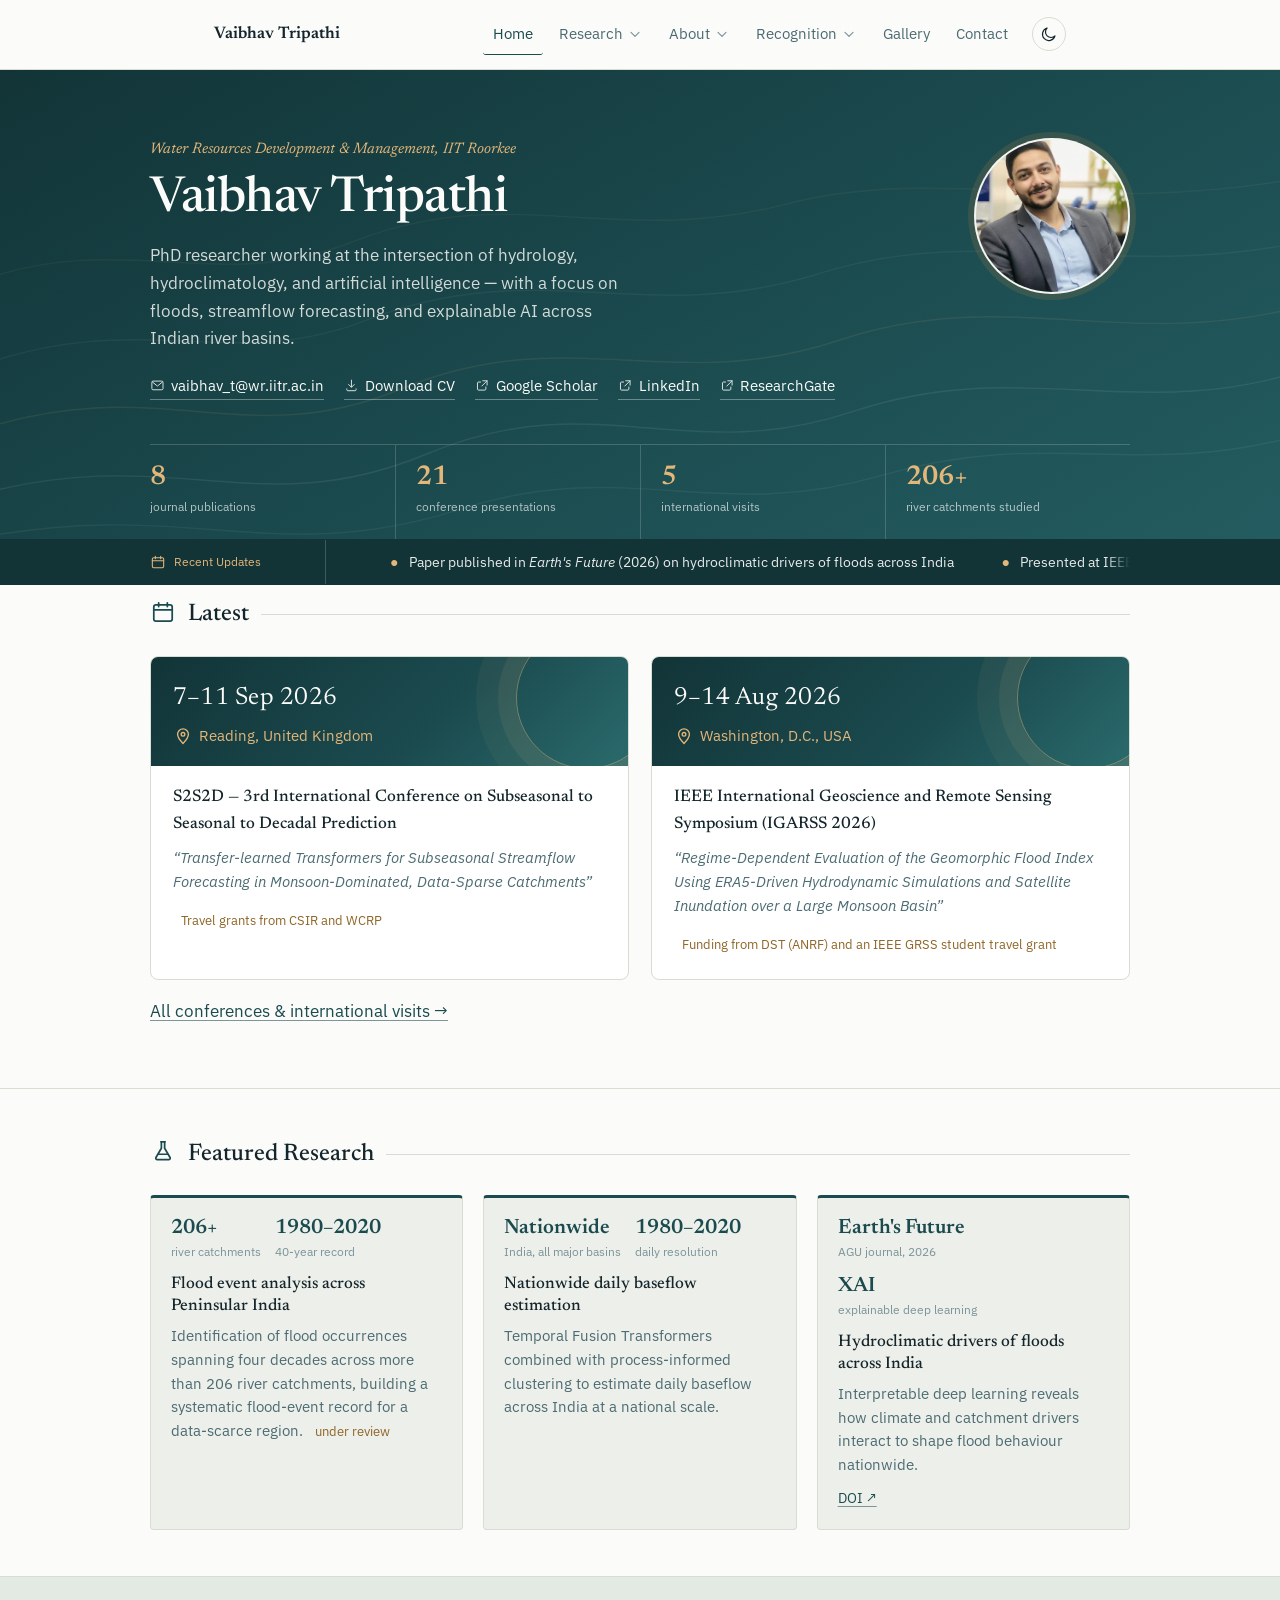
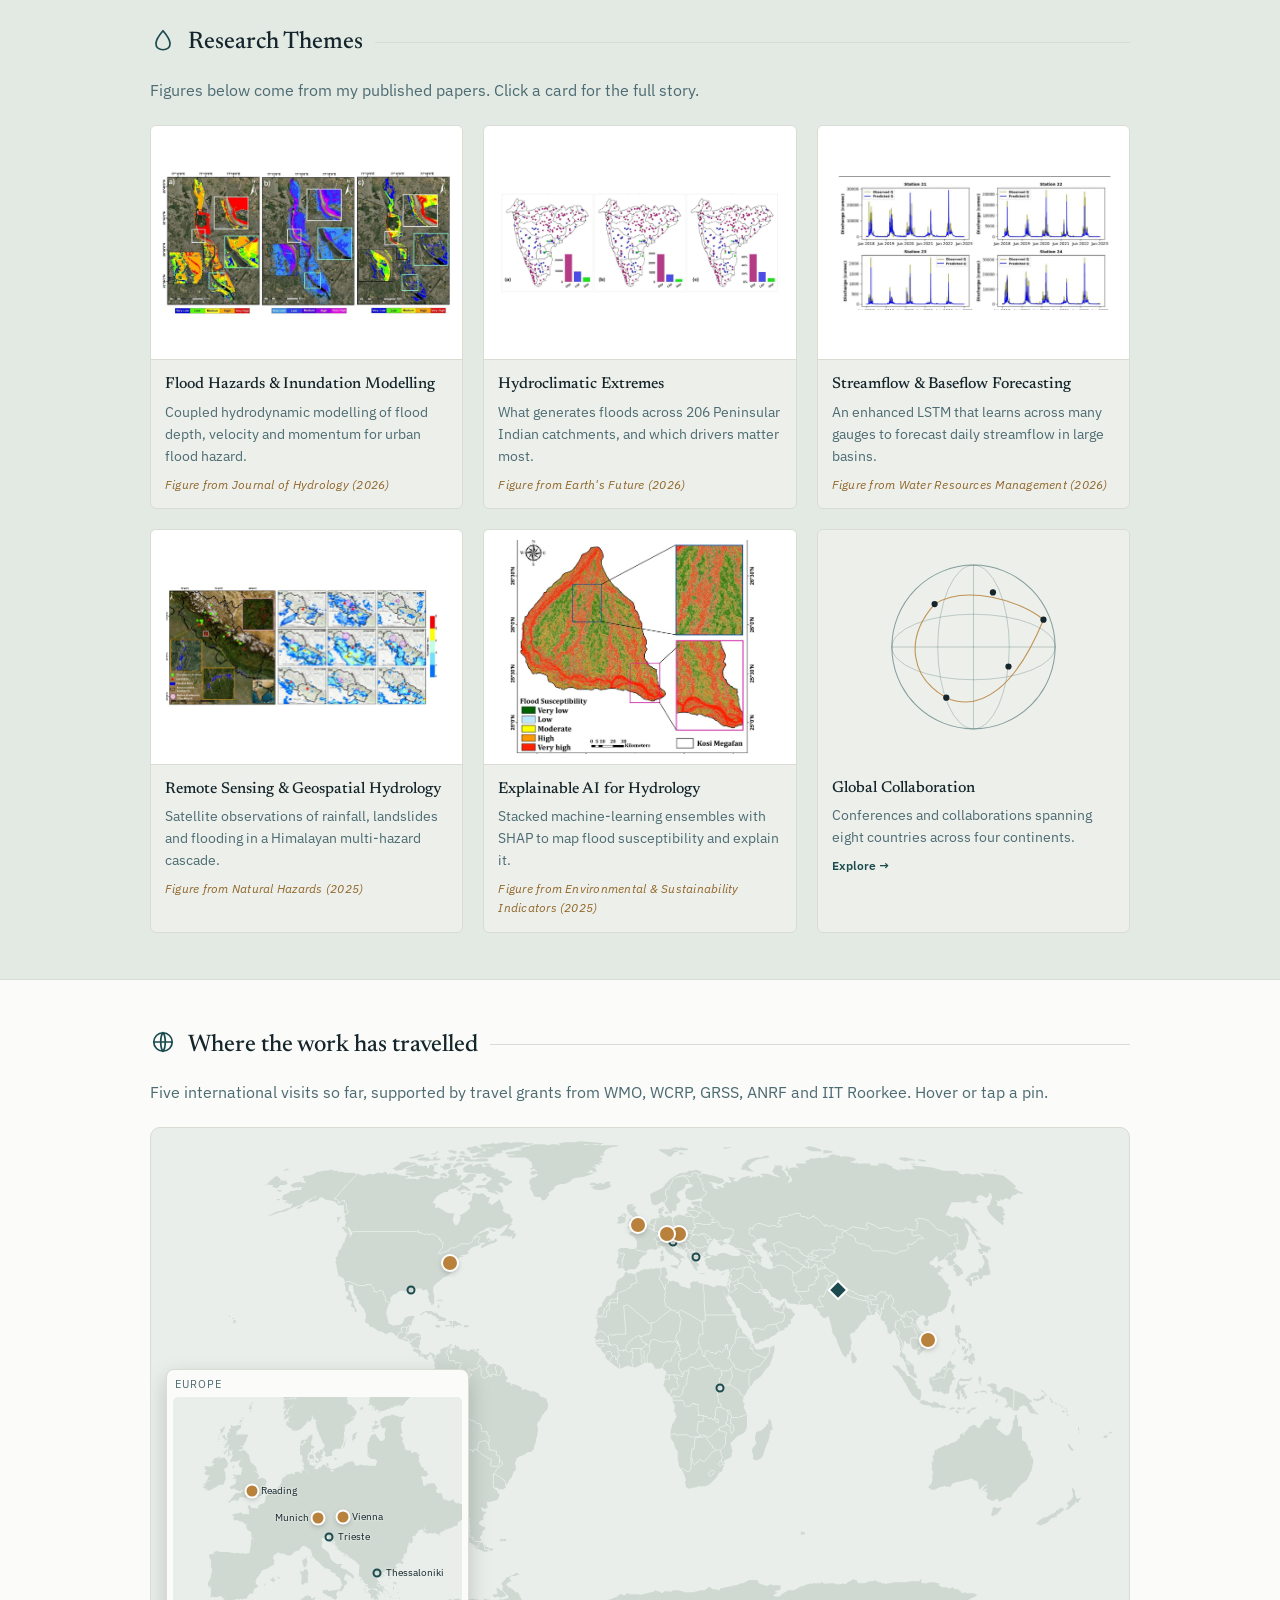
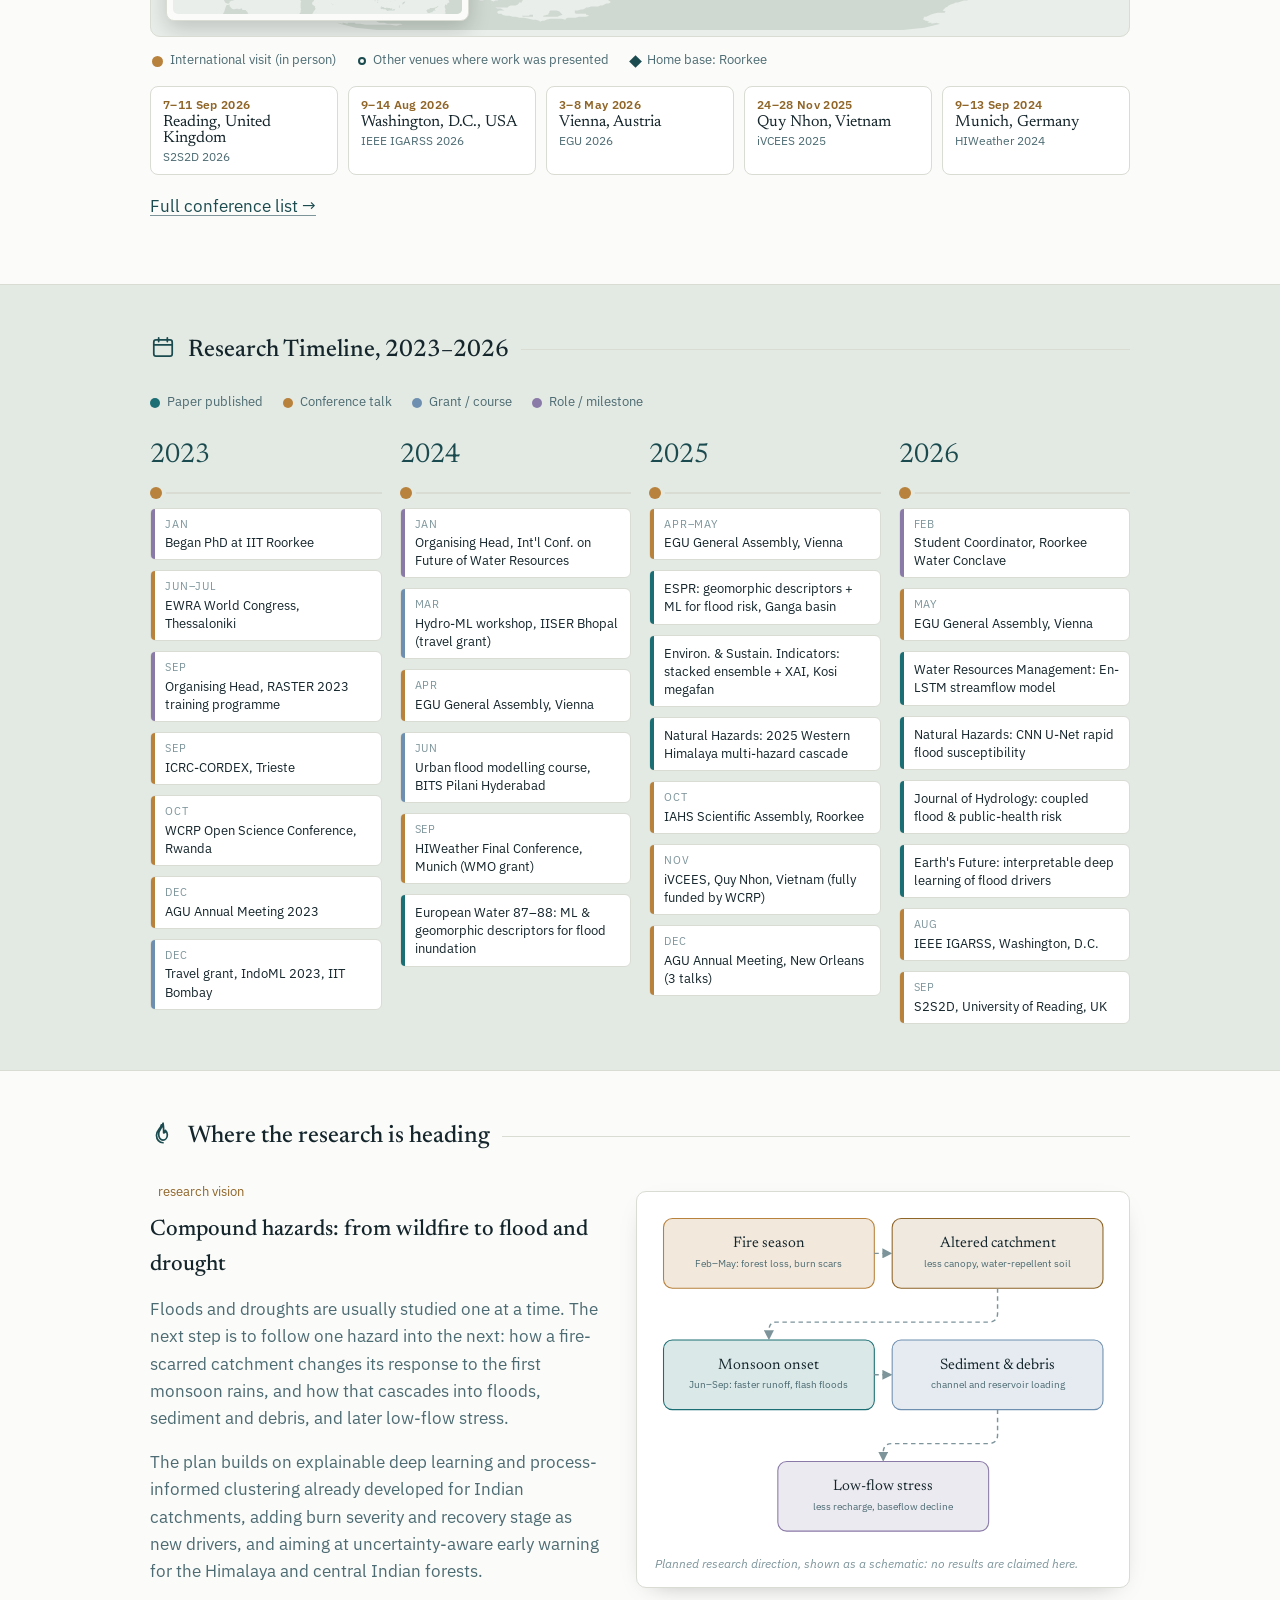
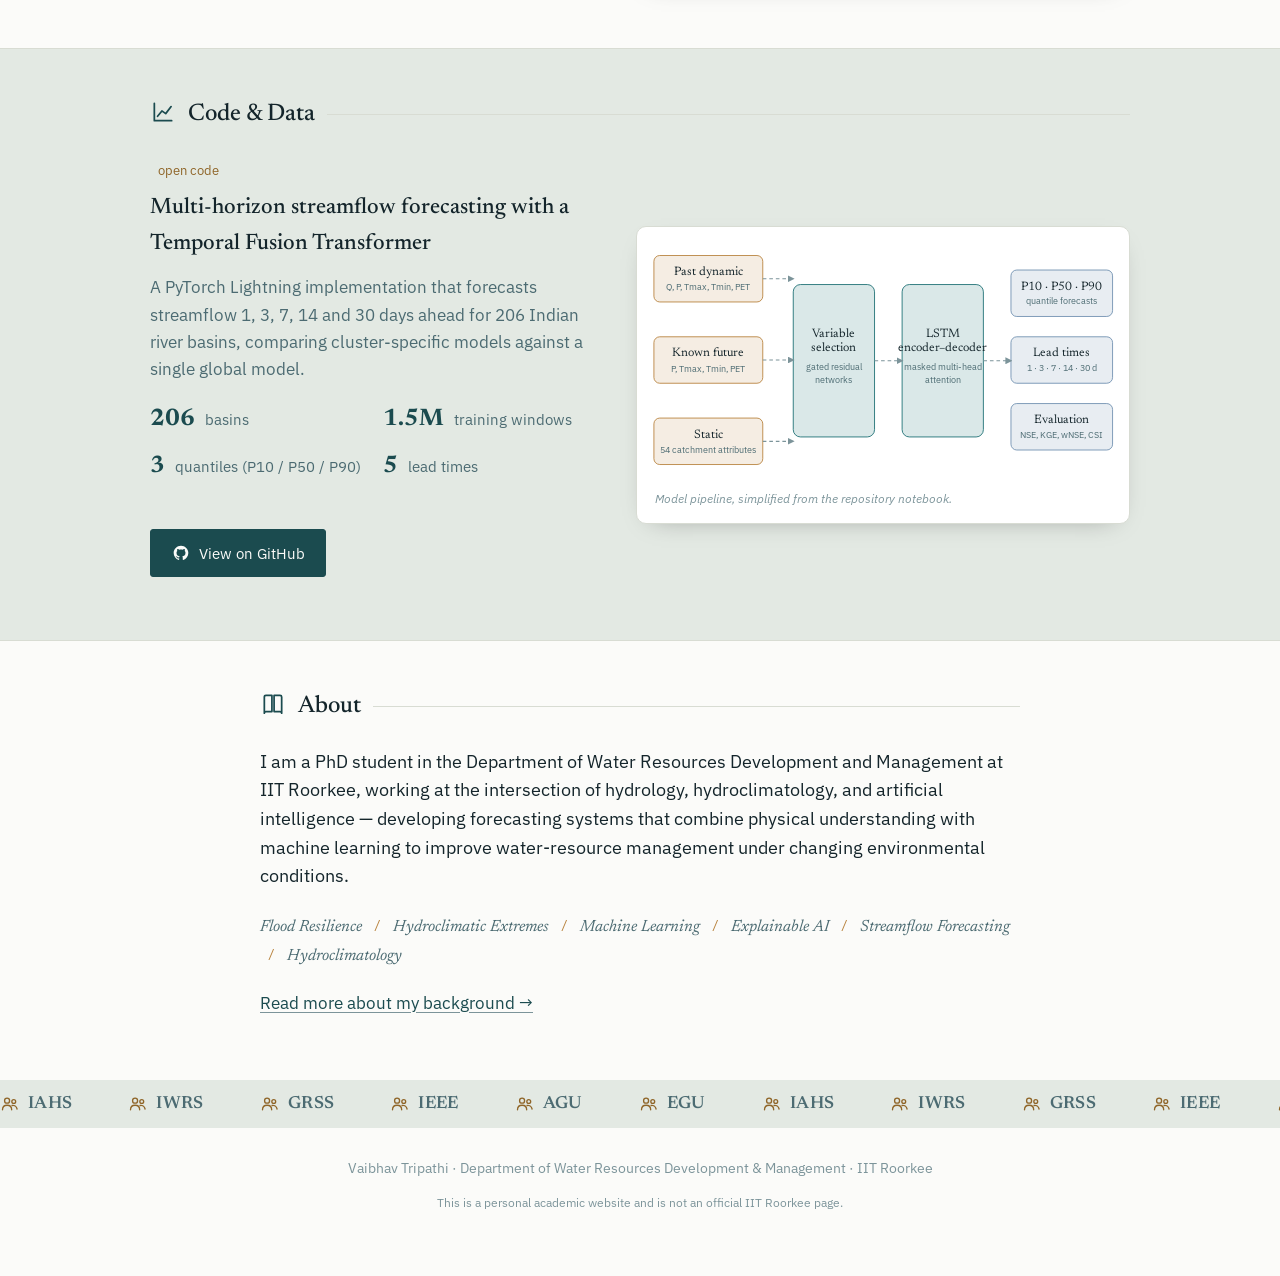
<file: index.html>
<!DOCTYPE html>
<html lang="en">
<head>
<meta charset="UTF-8">
<meta name="viewport" content="width=device-width, initial-scale=1.0">
<title>Vaibhav Tripathi — Hydrology &amp; Water Resources Research</title>
<meta name="description" content="Vaibhav Tripathi is a PhD researcher at IIT Roorkee working on hydroclimatic extremes, flood modelling, and explainable AI for streamflow forecasting.">
<meta property="og:title" content="Vaibhav Tripathi — Hydrology &amp; Water Resources Research">
<meta property="og:description" content="Vaibhav Tripathi is a PhD researcher at IIT Roorkee working on hydroclimatic extremes, flood modelling, and explainable AI for streamflow forecasting.">
<meta property="og:image" content="assets/img/profile.jpg">
<meta property="og:type" content="website">
<link rel="icon" href="data:,">
<link rel="preconnect" href="https://fonts.googleapis.com">
<link rel="preconnect" href="https://fonts.gstatic.com" crossorigin>
<link href="https://fonts.googleapis.com/css2?family=Newsreader:ital,opsz,wght@0,6..72,400;0,6..72,500;0,6..72,600;1,6..72,400;1,6..72,500&family=IBM+Plex+Sans:wght@400;500;600&display=swap" rel="stylesheet">
<link rel="stylesheet" href="assets/css/style.css">
<script>try{var t=localStorage.getItem("theme");if(t)document.documentElement.setAttribute("data-theme",t);}catch(e){}document.documentElement.className+=" js";</script>
</head>
<body>
<svg xmlns="http://www.w3.org/2000/svg" style="display:none">
<defs>

<symbol id="icon-mail" viewBox="0 0 24 24">
  <rect x="3" y="5" width="18" height="14" rx="2" fill="none" stroke="currentColor" stroke-width="1.6"/>
  <path d="M4 6.5 L12 13 L20 6.5" fill="none" stroke="currentColor" stroke-width="1.6" stroke-linecap="round" stroke-linejoin="round"/>
</symbol>

<symbol id="icon-phone" viewBox="0 0 24 24">
  <path d="M6.5 3.5 L9.5 3.5 L11 8 L8.5 9.8 C9.6 12.2 11.8 14.4 14.2 15.5 L16 13 L20.5 14.5 L20.5 17.5 C20.5 19.2 19 20.4 17.4 20 C10.8 18.4 5.6 13.2 4 6.6 C3.6 5 4.8 3.5 6.5 3.5 Z" fill="none" stroke="currentColor" stroke-width="1.6" stroke-linejoin="round"/>
</symbol>

<symbol id="icon-download" viewBox="0 0 24 24">
  <path d="M12 3.5 V14.5 M7.5 10.5 L12 15 L16.5 10.5" fill="none" stroke="currentColor" stroke-width="1.6" stroke-linecap="round" stroke-linejoin="round"/>
  <path d="M4.5 17.5 V19 C4.5 19.8 5.2 20.5 6 20.5 H18 C18.8 20.5 19.5 19.8 19.5 19 V17.5" fill="none" stroke="currentColor" stroke-width="1.6" stroke-linecap="round"/>
</symbol>

<symbol id="icon-external" viewBox="0 0 24 24">
  <path d="M9 6.5 H5.5 C4.7 6.5 4 7.2 4 8 V18 C4 18.8 4.7 19.5 5.5 19.5 H16 C16.8 19.5 17.5 18.8 17.5 18 V14.5" fill="none" stroke="currentColor" stroke-width="1.6" stroke-linecap="round" stroke-linejoin="round"/>
  <path d="M12.5 4.5 H19.5 V11.5 M19.5 4.5 L11 13" fill="none" stroke="currentColor" stroke-width="1.6" stroke-linecap="round" stroke-linejoin="round"/>
</symbol>

<symbol id="icon-cap" viewBox="0 0 24 24">
  <path d="M12 4.5 L21.5 9 L12 13.5 L2.5 9 Z" fill="none" stroke="currentColor" stroke-width="1.6" stroke-linejoin="round"/>
  <path d="M6.5 11 V15.5 C6.5 17 9 18.5 12 18.5 C15 18.5 17.5 17 17.5 15.5 V11" fill="none" stroke="currentColor" stroke-width="1.6" stroke-linecap="round"/>
  <path d="M21.5 9 V15" fill="none" stroke="currentColor" stroke-width="1.6" stroke-linecap="round"/>
</symbol>

<symbol id="icon-briefcase" viewBox="0 0 24 24">
  <rect x="3" y="7.5" width="18" height="12" rx="2" fill="none" stroke="currentColor" stroke-width="1.6"/>
  <path d="M8.5 7.5 V5.5 C8.5 4.7 9.2 4 10 4 H14 C14.8 4 15.5 4.7 15.5 5.5 V7.5" fill="none" stroke="currentColor" stroke-width="1.6" stroke-linejoin="round"/>
  <path d="M3 12.5 H21" stroke="currentColor" stroke-width="1.6"/>
</symbol>

<symbol id="icon-flask" viewBox="0 0 24 24">
  <path d="M10 3.5 H14 M10.5 4 V9.5 L5.5 18 C5 19 5.7 20 6.8 20 H17.2 C18.3 20 19 19 18.5 18 L13.5 9.5 V4" fill="none" stroke="currentColor" stroke-width="1.6" stroke-linecap="round" stroke-linejoin="round"/>
  <path d="M8 15 H16" stroke="currentColor" stroke-width="1.6" stroke-linecap="round"/>
</symbol>

<symbol id="icon-map" viewBox="0 0 24 24">
  <path d="M9 4 L4 6 V20 L9 18 L15 20 L20 18 V4 L15 6 L9 4 Z" fill="none" stroke="currentColor" stroke-width="1.6" stroke-linejoin="round"/>
  <path d="M9 4 V18 M15 6 V20" stroke="currentColor" stroke-width="1.6"/>
</symbol>

<symbol id="icon-users" viewBox="0 0 24 24">
  <circle cx="8.5" cy="8" r="3" fill="none" stroke="currentColor" stroke-width="1.6"/>
  <path d="M3 19 C3 15.5 5.5 13.5 8.5 13.5 C11.5 13.5 14 15.5 14 19" fill="none" stroke="currentColor" stroke-width="1.6" stroke-linecap="round"/>
  <circle cx="16.5" cy="9" r="2.3" fill="none" stroke="currentColor" stroke-width="1.6"/>
  <path d="M14.5 13.8 C17 13.3 19.8 15 20.5 18" fill="none" stroke="currentColor" stroke-width="1.6" stroke-linecap="round"/>
</symbol>

<symbol id="icon-award" viewBox="0 0 24 24">
  <circle cx="12" cy="9" r="5.5" fill="none" stroke="currentColor" stroke-width="1.6"/>
  <path d="M9 13.5 L7.5 20.5 L12 18 L16.5 20.5 L15 13.5" fill="none" stroke="currentColor" stroke-width="1.6" stroke-linejoin="round"/>
</symbol>

<symbol id="icon-book" viewBox="0 0 24 24">
  <path d="M4 5.5 C4 4.7 4.7 4 5.5 4 H11 V19 H5.5 C4.7 19 4 19.7 4 20.5 V5.5 Z" fill="none" stroke="currentColor" stroke-width="1.6" stroke-linejoin="round"/>
  <path d="M20 5.5 C20 4.7 19.3 4 18.5 4 H13 V19 H18.5 C19.3 19 20 19.7 20 20.5 V5.5 Z" fill="none" stroke="currentColor" stroke-width="1.6" stroke-linejoin="round"/>
</symbol>

<symbol id="icon-calendar" viewBox="0 0 24 24">
  <rect x="3.5" y="5.5" width="17" height="15" rx="2" fill="none" stroke="currentColor" stroke-width="1.6"/>
  <path d="M3.5 10 H20.5 M8 3.5 V7 M16 3.5 V7" stroke="currentColor" stroke-width="1.6" stroke-linecap="round"/>
</symbol>

<symbol id="icon-droplet" viewBox="0 0 24 24">
  <path d="M12 3.5 C12 3.5 5.5 11 5.5 15.5 C5.5 19 8.4 21 12 21 C15.6 21 18.5 19 18.5 15.5 C18.5 11 12 3.5 12 3.5 Z" fill="none" stroke="currentColor" stroke-width="1.6" stroke-linejoin="round"/>
</symbol>

<symbol id="icon-chart" viewBox="0 0 24 24">
  <path d="M4 20 V4 M4 20 H20" stroke="currentColor" stroke-width="1.6" stroke-linecap="round"/>
  <path d="M7 16 L11 11 L14.5 13.5 L19.5 7" fill="none" stroke="currentColor" stroke-width="1.6" stroke-linecap="round" stroke-linejoin="round"/>
</symbol>

<symbol id="icon-image" viewBox="0 0 24 24">
  <rect x="3.5" y="4.5" width="17" height="15" rx="2" fill="none" stroke="currentColor" stroke-width="1.6"/>
  <circle cx="8.5" cy="9.5" r="1.7" fill="none" stroke="currentColor" stroke-width="1.6"/>
  <path d="M4 17 L9.5 12 L13.5 15.5 L16.5 13 L20.5 17" fill="none" stroke="currentColor" stroke-width="1.6" stroke-linejoin="round"/>
</symbol>

<symbol id="icon-globe" viewBox="0 0 24 24">
  <circle cx="12" cy="12" r="8.5" fill="none" stroke="currentColor" stroke-width="1.6"/>
  <path d="M3.5 12 H20.5 M12 3.5 C14.8 6.5 14.8 17.5 12 20.5 C9.2 17.5 9.2 6.5 12 3.5 Z" fill="none" stroke="currentColor" stroke-width="1.6"/>
</symbol>

<symbol id="icon-pin" viewBox="0 0 24 24">
  <path d="M12 21 C12 21 18.5 14.5 18.5 10 C18.5 6.4 15.6 3.5 12 3.5 C8.4 3.5 5.5 6.4 5.5 10 C5.5 14.5 12 21 12 21 Z" fill="none" stroke="currentColor" stroke-width="1.6" stroke-linejoin="round"/>
  <circle cx="12" cy="10" r="2.2" fill="none" stroke="currentColor" stroke-width="1.6"/>
</symbol>

<symbol id="icon-caret" viewBox="0 0 24 24">
  <path d="M6 9.5 L12 15.5 L18 9.5" fill="none" stroke="currentColor" stroke-width="1.8" stroke-linecap="round" stroke-linejoin="round"/>
</symbol>


<symbol id="icon-moon" viewBox="0 0 24 24">
  <path d="M20 14.5 A8.5 8.5 0 1 1 9.5 4 A6.8 6.8 0 0 0 20 14.5 Z" fill="none" stroke="currentColor" stroke-width="1.6" stroke-linejoin="round"/>
</symbol>

<symbol id="icon-sun" viewBox="0 0 24 24">
  <circle cx="12" cy="12" r="4" fill="none" stroke="currentColor" stroke-width="1.6"/>
  <path d="M12 3 V5 M12 19 V21 M3 12 H5 M19 12 H21 M5.6 5.6 L7 7 M17 17 L18.4 18.4 M5.6 18.4 L7 17 M17 7 L18.4 5.6" stroke="currentColor" stroke-width="1.6" stroke-linecap="round"/>
</symbol>

<symbol id="icon-github" viewBox="0 0 24 24">
  <path d="M12 3.2 C7.1 3.2 3.2 7.1 3.2 12 C3.2 15.9 5.7 19.2 9.2 20.3 C9.6 20.4 9.8 20.1 9.8 19.9 V18.4 C7.4 18.9 6.9 17.3 6.9 17.3 C6.5 16.3 5.9 16 5.9 16 C5.1 15.5 6 15.5 6 15.5 C6.9 15.6 7.4 16.4 7.4 16.4 C8.2 17.7 9.4 17.4 9.9 17.2 C10 16.6 10.2 16.2 10.5 16 C8.6 15.8 6.6 15.1 6.6 11.8 C6.6 10.9 6.9 10.1 7.5 9.5 C7.4 9.3 7.1 8.5 7.6 7.3 C7.6 7.3 8.3 7.1 9.8 8.1 C10.5 7.9 11.2 7.8 12 7.8 C12.8 7.8 13.5 7.9 14.2 8.1 C15.7 7.1 16.4 7.3 16.4 7.3 C16.9 8.5 16.6 9.3 16.5 9.5 C17.1 10.1 17.4 10.9 17.4 11.8 C17.4 15.1 15.4 15.8 13.5 16 C13.8 16.3 14.1 16.8 14.1 17.6 V19.9 C14.1 20.1 14.3 20.4 14.7 20.3 C18.3 19.2 20.8 15.9 20.8 12 C20.8 7.1 16.9 3.2 12 3.2 Z" fill="currentColor"/>
</symbol>

<symbol id="icon-flame" viewBox="0 0 24 24">
  <path d="M12 3 C12 6.5 8 8.5 8 13 C8 16.3 9.8 18.5 12 18.5 C14.2 18.5 16 16.3 16 13.5 C16 11.8 15.2 10.6 14.2 9.6 C14.2 11 13.4 11.8 12.6 11.8 C12.6 9 12.6 5.5 12 3 Z M12 21 C8.7 21 6 18 6 14 C6 9.5 10 8 10.5 4.5" fill="none" stroke="currentColor" stroke-width="1.6" stroke-linecap="round" stroke-linejoin="round"/>
</symbol>

</defs>
</svg>

<nav class="topnav">
  <div class="topnav-inner">
    <a href="index.html" class="brand">Vaibhav Tripathi</a>
    <button class="navtoggle" id="navToggle" aria-label="Toggle navigation" aria-expanded="false">
      <span></span><span></span><span></span>
    </button>
    <ul class="navlinks" id="navLinks">
      <li><a href="index.html" class="top active">Home</a></li>
      <li class="navgroup">
        <button type="button" class="top" aria-expanded="false">Research <svg class="icon icon-sm caret"><use href="#icon-caret"/></svg></button>
        <ul class="dropdown">
          <li><a href="research.html">Research Domains</a></li>
          <li><a href="publications.html">Publications</a></li>
          <li><a href="conferences.html">Conferences & Workshops</a></li>
        </ul>
      </li>
      <li class="navgroup">
        <button type="button" class="top" aria-expanded="false">About <svg class="icon icon-sm caret"><use href="#icon-caret"/></svg></button>
        <ul class="dropdown">
          <li><a href="about.html">About</a></li>
          <li><a href="education.html">Education</a></li>
          <li><a href="experience.html">Experience</a></li>
        </ul>
      </li>
      <li class="navgroup">
        <button type="button" class="top" aria-expanded="false">Recognition <svg class="icon icon-sm caret"><use href="#icon-caret"/></svg></button>
        <ul class="dropdown">
          <li><a href="awards.html">Awards</a></li>
          <li><a href="leadership.html">Leadership</a></li>
        </ul>
      </li>
      <li><a href="gallery.html" class="top">Gallery</a></li>
      <li><a href="contact.html" class="top">Contact</a></li>
      <li class="theme-li"><button type="button" class="themetoggle" id="themeToggle" aria-label="Switch between light and dark mode" title="Light / dark"><svg class="icon icon-moon-i"><use href="#icon-moon"/></svg><svg class="icon icon-sun-i"><use href="#icon-sun"/></svg></button></li>
    </ul>
  </div>
</nav>

<header class="hero" id="top">
  <svg class="hero-contour" viewBox="0 0 900 360" preserveAspectRatio="xMidYMid slice" xmlns="http://www.w3.org/2000/svg" aria-hidden="true">
    <path d="M -20 300 C 120 260, 180 320, 300 270 C 420 220, 480 280, 600 240 C 720 200, 800 250, 920 210" fill="none" stroke="#FBFBF9" stroke-width="1" opacity="0.22"/>
    <path d="M -20 330 C 130 300, 190 350, 320 310 C 440 270, 500 320, 620 285 C 740 250, 800 290, 920 255" fill="none" stroke="#FBFBF9" stroke-width="1" opacity="0.16"/>
    <path d="M -20 255 C 110 210, 170 270, 280 225 C 400 175, 470 230, 590 190 C 710 150, 790 200, 920 165" fill="none" stroke="#E3B67A" stroke-width="1" opacity="0.28"/>
    <path d="M -20 210 C 100 165, 160 215, 260 175 C 380 130, 450 180, 570 145 C 690 105, 780 150, 920 120" fill="none" stroke="#FBFBF9" stroke-width="1" opacity="0.14"/>
    <path d="M -20 150 C 90 110, 150 160, 250 120 C 360 78, 430 125, 550 95 C 660 65, 760 105, 920 75" fill="none" stroke="#E3B67A" stroke-width="1" opacity="0.18"/>
  </svg>
  <div class="hero-rain" aria-hidden="true"><i style="left:43%;animation-duration:6.3s;animation-delay:-2.4s;height:29px"></i><i style="left:11%;animation-duration:5.9s;animation-delay:-0.6s;height:29px"></i><i style="left:66%;animation-duration:3.9s;animation-delay:-0.5s;height:52px"></i><i style="left:10%;animation-duration:4.0s;animation-delay:-3.3s;height:29px"></i><i style="left:74%;animation-duration:3.6s;animation-delay:-1.3s;height:29px"></i><i style="left:75%;animation-duration:5.1s;animation-delay:-0.3s;height:40px"></i><i style="left:7%;animation-duration:5.0s;animation-delay:-0.8s;height:52px"></i><i style="left:20%;animation-duration:5.0s;animation-delay:-3.4s;height:37px"></i><i style="left:15%;animation-duration:5.1s;animation-delay:-3.8s;height:49px"></i><i style="left:14%;animation-duration:5.0s;animation-delay:-0.4s;height:29px"></i><i style="left:81%;animation-duration:3.9s;animation-delay:-4.1s;height:53px"></i><i style="left:42%;animation-duration:4.7s;animation-delay:-5.5s;height:49px"></i><i style="left:40%;animation-duration:4.0s;animation-delay:-1.1s;height:41px"></i><i style="left:12%;animation-duration:5.1s;animation-delay:-3.2s;height:47px"></i><i style="left:95%;animation-duration:4.7s;animation-delay:-3.7s;height:30px"></i><i style="left:17%;animation-duration:4.9s;animation-delay:-1.0s;height:47px"></i><i style="left:21%;animation-duration:6.3s;animation-delay:-2.5s;height:30px"></i><i style="left:73%;animation-duration:5.1s;animation-delay:-5.3s;height:46px"></i><i style="left:45%;animation-duration:5.5s;animation-delay:-3.6s;height:55px"></i><i style="left:10%;animation-duration:6.0s;animation-delay:-5.7s;height:56px"></i><i style="left:91%;animation-duration:5.4s;animation-delay:-0.4s;height:45px"></i><i style="left:84%;animation-duration:5.1s;animation-delay:-4.1s;height:54px"></i></div>
  <div class="hero-inner">
    <div>
      <p class="hero-eyebrow">Water Resources Development &amp; Management, IIT Roorkee</p>
      <h1>Vaibhav Tripathi</h1>
      <p class="hero-role">PhD researcher working at the intersection of hydrology, hydroclimatology, and artificial intelligence — with a focus on floods, streamflow forecasting, and explainable AI across Indian river basins.</p>
      <div class="hero-links">
        <a href="mailto:vaibhav_t@wr.iitr.ac.in"><svg class="icon"><use href="#icon-mail"/></svg>vaibhav_t@wr.iitr.ac.in</a>
        <a href="assets/files/Vaibhav_Tripathi_CV.pdf"><svg class="icon"><use href="#icon-download"/></svg>Download CV</a>
        <a href="https://scholar.google.com/citations?hl=en&amp;user=O1Bh_UwAAAAJ&amp;view_op=list_works&amp;sortby=pubdate" id="link-scholar" target="_blank" rel="noopener"><svg class="icon"><use href="#icon-external"/></svg>Google Scholar</a>
        <a href="https://www.linkedin.com/in/vaibhavtripathi08/" id="link-linkedin" target="_blank" rel="noopener"><svg class="icon"><use href="#icon-external"/></svg>LinkedIn</a>
        <a href="https://www.researchgate.net/profile/Vaibhav-Tripathi-12" id="link-researchgate" target="_blank" rel="noopener"><svg class="icon"><use href="#icon-external"/></svg>ResearchGate</a>
      </div>
    </div>
    <div class="hero-photo">
      <img src="assets/img/profile.jpg" alt="Portrait of Vaibhav Tripathi" width="156" height="156">
    </div>
  </div>
  <div class="stat-strip">
    <div class="stat-strip-item"><span class="stat-strip-num" data-count="8">8</span><span class="stat-strip-label">journal publications</span></div>
    <div class="stat-strip-item"><span class="stat-strip-num" data-count="21">21</span><span class="stat-strip-label">conference presentations</span></div>
    <div class="stat-strip-item"><span class="stat-strip-num" data-count="5">5</span><span class="stat-strip-label">international visits</span></div>
    <div class="stat-strip-item"><span class="stat-strip-num" data-count="206" data-suffix="+">206+</span><span class="stat-strip-label">river catchments studied</span></div>
  </div>
</header>

<div class="ticker-band">
  <div class="ticker-inner">
    <div class="ticker-label"><svg class="icon icon-sm"><use href="#icon-calendar"/></svg> Recent Updates</div>
    <div class="ticker-viewport">
      <div class="ticker-track">
        <span><span class="dot">&#9679;</span>Paper published in <em>Earth's Future</em> (2026) on hydroclimatic drivers of floods across India</span>
        <span><span class="dot">&#9679;</span>Presented at IEEE&ndash;IGARSS 2026, Washington, D.C., USA (9&ndash;14 Aug)</span>
        <span><span class="dot">&#9679;</span>Paper published in <em>Journal of Hydrology</em>: coupled flood &amp; public-health risk modelling</span>
        <span><span class="dot">&#9679;</span>Presented at EGU General Assembly 2026, Vienna, Austria</span>
        <span><span class="dot">&#9679;</span>Revision submitted to <em>Environmental Research Letters</em> on baseflow separation methods</span>
        <span><span class="dot">&#9679;</span>Presented at S2S2D 2026, University of Reading, UK (7&ndash;11 Sep)</span>
        <span><span class="dot">&#9679;</span>Paper published in <em>Natural Hazards</em>: CNN&ndash;U-Net flood susceptibility mapping</span>
        <span><span class="dot">&#9679;</span>Paper published in <em>Water Resources Management</em>: En-LSTM streamflow model</span>
        <!-- duplicate for seamless loop -->
        <span><span class="dot">&#9679;</span>Paper published in <em>Earth's Future</em> (2026) on hydroclimatic drivers of floods across India</span>
        <span><span class="dot">&#9679;</span>Presented at IEEE&ndash;IGARSS 2026, Washington, D.C., USA (9&ndash;14 Aug)</span>
        <span><span class="dot">&#9679;</span>Paper published in <em>Journal of Hydrology</em>: coupled flood &amp; public-health risk modelling</span>
        <span><span class="dot">&#9679;</span>Presented at EGU General Assembly 2026, Vienna, Austria</span>
        <span><span class="dot">&#9679;</span>Revision submitted to <em>Environmental Research Letters</em> on baseflow separation methods</span>
        <span><span class="dot">&#9679;</span>Presented at S2S2D 2026, University of Reading, UK (7&ndash;11 Sep)</span>
        <span><span class="dot">&#9679;</span>Paper published in <em>Natural Hazards</em>: CNN&ndash;U-Net flood susceptibility mapping</span>
        <span><span class="dot">&#9679;</span>Paper published in <em>Water Resources Management</em>: En-LSTM streamflow model</span>
      </div>
    </div>
  </div>
</div>

<main>

<section id="latest" class="no-border-top latest-section">
  <div class="section-inner wide">
    <div class="section-head"><span class="section-icon"><svg class="icon icon-lg"><use href="#icon-calendar"/></svg></span><h2>Latest</h2><div class="rule"></div></div>
    <div class="latest-grid">
      <article class="latest-card" data-city="reading">
        <div class="latest-banner">
          <span class="latest-date">7–11 Sep 2026</span>
          <span class="latest-city"><svg class="icon icon-md"><use href="#icon-pin"/></svg> Reading, United Kingdom</span>
        </div>
        <div class="latest-body">
          <h3>S2S2D — 3rd International Conference on Subseasonal to Seasonal to Decadal Prediction</h3>
          <p class="latest-talk">&ldquo;Transfer-learned Transformers for Subseasonal Streamflow Forecasting in Monsoon-Dominated, Data-Sparse Catchments&rdquo;</p>
          <p class="latest-meta"><span class="research-tag">Travel grants from CSIR and WCRP</span></p>
        </div>
      </article>
      <article class="latest-card" data-city="washington">
        <div class="latest-banner">
          <span class="latest-date">9–14 Aug 2026</span>
          <span class="latest-city"><svg class="icon icon-md"><use href="#icon-pin"/></svg> Washington, D.C., USA</span>
        </div>
        <div class="latest-body">
          <h3>IEEE International Geoscience and Remote Sensing Symposium (IGARSS 2026)</h3>
          <p class="latest-talk">&ldquo;Regime-Dependent Evaluation of the Geomorphic Flood Index Using ERA5-Driven Hydrodynamic Simulations and Satellite Inundation over a Large Monsoon Basin&rdquo;</p>
          <p class="latest-meta"><span class="research-tag">Funding from DST (ANRF) and an IEEE GRSS student travel grant</span></p>
        </div>
      </article>
    </div>
    <p class="latest-more"><a href="conferences.html">All conferences &amp; international visits &rarr;</a></p>
  </div>
</section>

<section id="featured">
  <div class="section-inner wide">
    <div class="section-head"><span class="section-icon"><svg class="icon icon-lg"><use href="#icon-flask"/></svg></span><h2>Featured Research</h2><div class="rule"></div></div>

    <div class="feature-grid">

      <article class="feature-card">
        <div class="feature-stats">
          <div class="stat"><span class="stat-num">206+</span><span class="stat-label">river catchments</span></div>
          <div class="stat"><span class="stat-num">1980&ndash;2020</span><span class="stat-label">40-year record</span></div>
        </div>
        <h3>Flood event analysis across Peninsular India</h3>
        <p>Identification of flood occurrences spanning four decades across more than 206 river catchments, building a systematic flood-event record for a data-scarce region. <span class="research-tag">under review</span></p>
      </article>

      <article class="feature-card">
        <div class="feature-stats">
          <div class="stat"><span class="stat-num">Nationwide</span><span class="stat-label">India, all major basins</span></div>
          <div class="stat"><span class="stat-num">1980&ndash;2020</span><span class="stat-label">daily resolution</span></div>
        </div>
        <h3>Nationwide daily baseflow estimation</h3>
        <p>Temporal Fusion Transformers combined with process-informed clustering to estimate daily baseflow across India at a national scale.</p>
      </article>

      <article class="feature-card">
        <div class="feature-stats">
          <div class="stat"><span class="stat-num">Earth's&nbsp;Future</span><span class="stat-label">AGU journal, 2026</span></div>
          <div class="stat"><span class="stat-num">XAI</span><span class="stat-label">explainable deep learning</span></div>
        </div>
        <h3>Hydroclimatic drivers of floods across India</h3>
        <p>Interpretable deep learning reveals how climate and catchment drivers interact to shape flood behaviour nationwide.</p>
        <div class="pub-links"><a href="https://doi.org/10.1029/2026EF008397" target="_blank" rel="noopener">DOI &nearr;</a></div>
      </article>

    </div>
  </div>
</section>

<section id="themes" class="tint">
  <div class="section-inner wide">
    <div class="section-head"><span class="section-icon"><svg class="icon icon-lg"><use href="#icon-droplet"/></svg></span><h2>Research Themes</h2><div class="rule"></div></div>
    <p class="themes-lede">Figures below come from my published papers. Click a card for the full story.</p>
    <div class="gallery-grid">

      <a class="tcard gallery-tile fig-tile" href="research.html#jhy">
        <div class="tphoto fig"><img src="assets/img/research/urban-flood-hazard-yamuna.jpg" alt="Flood Hazards &amp; Inundation Modelling: figure from Journal of Hydrology (2026)" loading="lazy"></div>
        <div class="gallery-caption"><h3>Flood Hazards &amp; Inundation Modelling</h3><p>Coupled hydrodynamic modelling of flood depth, velocity and momentum for urban flood hazard.</p><span class="fig-src">Figure from Journal of Hydrology (2026)</span></div>
      </a>

      <a class="tcard gallery-tile fig-tile" href="research.html#ef">
        <div class="tphoto fig"><img src="assets/img/research/earths-future-flood-processes.jpg" alt="Hydroclimatic Extremes: figure from Earth's Future (2026)" loading="lazy"></div>
        <div class="gallery-caption"><h3>Hydroclimatic Extremes</h3><p>What generates floods across 206 Peninsular Indian catchments, and which drivers matter most.</p><span class="fig-src">Figure from Earth's Future (2026)</span></div>
      </a>

      <a class="tcard gallery-tile fig-tile" href="research.html#wrm">
        <div class="tphoto fig"><img src="assets/img/research/en-lstm-streamflow.jpg" alt="Streamflow &amp; Baseflow Forecasting: figure from Water Resources Management (2026)" loading="lazy"></div>
        <div class="gallery-caption"><h3>Streamflow &amp; Baseflow Forecasting</h3><p>An enhanced LSTM that learns across many gauges to forecast daily streamflow in large basins.</p><span class="fig-src">Figure from Water Resources Management (2026)</span></div>
      </a>

      <a class="tcard gallery-tile fig-tile" href="research.html#nhh">
        <div class="tphoto fig"><img src="assets/img/research/himalaya-multihazard-2025.jpg" alt="Remote Sensing &amp; Geospatial Hydrology: figure from Natural Hazards (2025)" loading="lazy"></div>
        <div class="gallery-caption"><h3>Remote Sensing &amp; Geospatial Hydrology</h3><p>Satellite observations of rainfall, landslides and flooding in a Himalayan multi-hazard cascade.</p><span class="fig-src">Figure from Natural Hazards (2025)</span></div>
      </a>

      <a class="tcard gallery-tile fig-tile" href="research.html#ind">
        <div class="tphoto fig"><img src="assets/img/research/kosi-megafan-susceptibility.jpg" alt="Explainable AI for Hydrology: figure from Environmental & Sustainability Indicators (2025)" loading="lazy"></div>
        <div class="gallery-caption"><h3>Explainable AI for Hydrology</h3><p>Stacked machine-learning ensembles with SHAP to map flood susceptibility and explain it.</p><span class="fig-src">Figure from Environmental & Sustainability Indicators (2025)</span></div>
      </a>

      <a class="tcard gallery-tile" href="gallery.html">
        <div class="tphoto"><img src="assets/img/gallery/global-reach.svg" alt="Global collaboration illustration" loading="lazy"></div>
        <div class="gallery-caption"><h3>Global Collaboration</h3><p>Conferences and collaborations spanning eight countries across four continents.</p></div>
      </a>

    </div>
  </div>
</section>

<section id="travel">
  <div class="section-inner wide">
    <div class="section-head"><span class="section-icon"><svg class="icon icon-lg"><use href="#icon-globe"/></svg></span><h2>Where the work has travelled</h2><div class="rule"></div></div>
    <p class="themes-lede">Five international visits so far, supported by travel grants from WMO, WCRP, GRSS, ANRF and IIT Roorkee. Hover or tap a pin.</p>
    <div class="worldmap" id="worldmap">
  <div class="map-stage">
    <div class="map-layer map-land"></div>
    <div class="map-layer map-borders"></div>
    <button class="mpin other" style="left:26.58%;top:31.88%" data-id="neworleans" data-label="New Orleans, USA" data-sub="AGU Annual Meeting 2025" aria-label="New Orleans, USA: AGU Annual Meeting 2025"></button><button class="mpin other" style="left:55.73%;top:25.40%" data-id="thessaloniki" data-label="Thessaloniki, Greece" data-sub="EWRA 2023 World Congress" aria-label="Thessaloniki, Greece: EWRA 2023 World Congress"></button><button class="mpin other" style="left:58.16%;top:51.18%" data-id="kigali" data-label="Rwanda" data-sub="WCRP Open Science Conference 2023" aria-label="Rwanda: WCRP Open Science Conference 2023"></button><button class="mpin other" style="left:53.35%;top:22.40%" data-id="trieste" data-label="Trieste, Italy" data-sub="ICRC-CORDEX 2023" aria-label="Trieste, Italy: ICRC-CORDEX 2023"></button><button class="mpin visit" style="left:49.77%;top:19.00%" data-id="reading" data-label="Reading, United Kingdom" data-sub="S2S2D 2026 · 7–11 Sep 2026" aria-label="Reading: S2S2D 2026"></button><button class="mpin visit" style="left:30.61%;top:26.46%" data-id="washington" data-label="Washington, D.C., USA" data-sub="IEEE IGARSS 2026 · 9–14 Aug 2026" aria-label="Washington, D.C.: IEEE IGARSS 2026"></button><button class="mpin visit" style="left:53.94%;top:20.90%" data-id="vienna" data-label="Vienna, Austria" data-sub="EGU 2026 · 3–8 May 2026" aria-label="Vienna: EGU 2026"></button><button class="mpin visit" style="left:79.40%;top:41.68%" data-id="quynhon" data-label="Quy Nhon, Vietnam" data-sub="iVCEES 2025 · 24–28 Nov 2025" aria-label="Quy Nhon: iVCEES 2025"></button><button class="mpin visit" style="left:52.78%;top:20.94%" data-id="munich" data-label="Munich, Germany" data-sub="HIWeather 2024 · 9–13 Sep 2024" aria-label="Munich: HIWeather 2024"></button><span class="mpin home" style="left:70.25%;top:31.92%" title="Roorkee, India (home base)"></span>
    <div class="map-tip" id="mapTip" hidden></div>
    <div class="map-inset">
      <div class="inset-title">Europe</div>
      <div class="inset-stage">
        <div class="map-layer inset-land"></div>
        <button class="mpin other" style="left:70.73%;top:81.06%" data-id="thessaloniki" data-label="Thessaloniki, Greece" data-sub="EWRA 2023 World Congress" aria-label="Thessaloniki, Greece"></button><span class="ilabel" style="left:70.73%;top:81.06%">Thessaloniki</span><button class="mpin other" style="left:54.12%;top:64.47%" data-id="trieste" data-label="Trieste, Italy" data-sub="ICRC-CORDEX 2023" aria-label="Trieste, Italy"></button><span class="ilabel" style="left:54.12%;top:64.47%">Trieste</span><button class="mpin visit" style="left:27.40%;top:43.25%" data-id="reading" data-label="Reading, United Kingdom" data-sub="S2S2D 2026 · 7–11 Sep 2026" aria-label="Reading"></button><span class="ilabel" style="left:27.40%;top:43.25%">Reading</span><button class="mpin visit" style="left:58.83%;top:55.39%" data-id="vienna" data-label="Vienna, Austria" data-sub="EGU 2026 · 3–8 May 2026" aria-label="Vienna"></button><span class="ilabel" style="left:58.83%;top:55.39%">Vienna</span><button class="mpin visit" style="left:50.15%;top:55.67%" data-id="munich" data-label="Munich, Germany" data-sub="HIWeather 2024 · 9–13 Sep 2024" aria-label="Munich"></button><span class="ilabel lft" style="left:50.15%;top:55.67%">Munich</span>
      </div>
    </div>
  </div>
  <div class="map-legend">
    <span><i class="lg visit"></i>International visit (in person)</span>
    <span><i class="lg other"></i>Other venues where work was presented</span>
    <span><i class="lg home"></i>Home base: Roorkee</span>
  </div>
  <div class="visit-chips"><button class="visit-chip" data-id="reading"><span class="vc-date">7–11 Sep 2026</span><span class="vc-city">Reading, United Kingdom</span><span class="vc-event">S2S2D 2026</span></button><button class="visit-chip" data-id="washington"><span class="vc-date">9–14 Aug 2026</span><span class="vc-city">Washington, D.C., USA</span><span class="vc-event">IEEE IGARSS 2026</span></button><button class="visit-chip" data-id="vienna"><span class="vc-date">3–8 May 2026</span><span class="vc-city">Vienna, Austria</span><span class="vc-event">EGU 2026</span></button><button class="visit-chip" data-id="quynhon"><span class="vc-date">24–28 Nov 2025</span><span class="vc-city">Quy Nhon, Vietnam</span><span class="vc-event">iVCEES 2025</span></button><button class="visit-chip" data-id="munich"><span class="vc-date">9–13 Sep 2024</span><span class="vc-city">Munich, Germany</span><span class="vc-event">HIWeather 2024</span></button></div>
</div>
    <p class="latest-more"><a href="conferences.html">Full conference list &rarr;</a></p>
  </div>
</section>

<section id="timeline" class="tint">
  <div class="section-inner wide">
    <div class="section-head"><span class="section-icon"><svg class="icon icon-lg"><use href="#icon-calendar"/></svg></span><h2>Research Timeline, 2023&ndash;2026</h2><div class="rule"></div></div>
    <div class="tl-legend"><span><i class="tl-dot tl-paper"></i>Paper published</span><span><i class="tl-dot tl-talk"></i>Conference talk</span><span><i class="tl-dot tl-grant"></i>Grant / course</span><span><i class="tl-dot tl-role"></i>Role / milestone</span></div>
    <div class="tl-grid"><div class="tl-col"><div class="tl-year"><span>2023</span></div><ul><li class="tl-role"><span class="tl-m">Jan</span><span class="tl-t">Began PhD at IIT Roorkee</span></li><li class="tl-talk"><span class="tl-m">Jun–Jul</span><span class="tl-t">EWRA World Congress, Thessaloniki</span></li><li class="tl-role"><span class="tl-m">Sep</span><span class="tl-t">Organising Head, RASTER 2023 training programme</span></li><li class="tl-talk"><span class="tl-m">Sep</span><span class="tl-t">ICRC-CORDEX, Trieste</span></li><li class="tl-talk"><span class="tl-m">Oct</span><span class="tl-t">WCRP Open Science Conference, Rwanda</span></li><li class="tl-talk"><span class="tl-m">Dec</span><span class="tl-t">AGU Annual Meeting 2023</span></li><li class="tl-grant"><span class="tl-m">Dec</span><span class="tl-t">Travel grant, IndoML 2023, IIT Bombay</span></li></ul></div><div class="tl-col"><div class="tl-year"><span>2024</span></div><ul><li class="tl-role"><span class="tl-m">Jan</span><span class="tl-t">Organising Head, Int'l Conf. on Future of Water Resources</span></li><li class="tl-grant"><span class="tl-m">Mar</span><span class="tl-t">Hydro-ML workshop, IISER Bhopal (travel grant)</span></li><li class="tl-talk"><span class="tl-m">Apr</span><span class="tl-t">EGU General Assembly, Vienna</span></li><li class="tl-grant"><span class="tl-m">Jun</span><span class="tl-t">Urban flood modelling course, BITS Pilani Hyderabad</span></li><li class="tl-talk"><span class="tl-m">Sep</span><span class="tl-t">HIWeather Final Conference, Munich (WMO grant)</span></li><li class="tl-paper"><span class="tl-t">European Water 87–88: ML &amp; geomorphic descriptors for flood inundation</span></li></ul></div><div class="tl-col"><div class="tl-year"><span>2025</span></div><ul><li class="tl-talk"><span class="tl-m">Apr–May</span><span class="tl-t">EGU General Assembly, Vienna</span></li><li class="tl-paper"><span class="tl-t">ESPR: geomorphic descriptors + ML for flood risk, Ganga basin</span></li><li class="tl-paper"><span class="tl-t">Environ. &amp; Sustain. Indicators: stacked ensemble + XAI, Kosi megafan</span></li><li class="tl-paper"><span class="tl-t">Natural Hazards: 2025 Western Himalaya multi-hazard cascade</span></li><li class="tl-talk"><span class="tl-m">Oct</span><span class="tl-t">IAHS Scientific Assembly, Roorkee</span></li><li class="tl-talk"><span class="tl-m">Nov</span><span class="tl-t">iVCEES, Quy Nhon, Vietnam (fully funded by WCRP)</span></li><li class="tl-talk"><span class="tl-m">Dec</span><span class="tl-t">AGU Annual Meeting, New Orleans (3 talks)</span></li></ul></div><div class="tl-col"><div class="tl-year"><span>2026</span></div><ul><li class="tl-role"><span class="tl-m">Feb</span><span class="tl-t">Student Coordinator, Roorkee Water Conclave</span></li><li class="tl-talk"><span class="tl-m">May</span><span class="tl-t">EGU General Assembly, Vienna</span></li><li class="tl-paper"><span class="tl-t">Water Resources Management: En-LSTM streamflow model</span></li><li class="tl-paper"><span class="tl-t">Natural Hazards: CNN U-Net rapid flood susceptibility</span></li><li class="tl-paper"><span class="tl-t">Journal of Hydrology: coupled flood &amp; public-health risk</span></li><li class="tl-paper"><span class="tl-t">Earth's Future: interpretable deep learning of flood drivers</span></li><li class="tl-talk"><span class="tl-m">Aug</span><span class="tl-t">IEEE IGARSS, Washington, D.C.</span></li><li class="tl-talk"><span class="tl-m">Sep</span><span class="tl-t">S2S2D, University of Reading, UK</span></li></ul></div></div>
  </div>
</section>

<section id="vision">
  <div class="section-inner wide">
    <div class="section-head"><span class="section-icon"><svg class="icon icon-lg"><use href="#icon-flame"/></svg></span><h2>Where the research is heading</h2><div class="rule"></div></div>
    <div class="vision-grid">
      <div class="vision-text">
        <span class="research-tag">research vision</span>
        <h3>Compound hazards: from wildfire to flood and drought</h3>
        <p>Floods and droughts are usually studied one at a time. The next step is to follow one hazard into the next: how a fire-scarred catchment changes its response to the first monsoon rains, and how that cascades into floods, sediment and debris, and later low-flow stress.</p>
        <p>The plan builds on explainable deep learning and process-informed clustering already developed for Indian catchments, adding burn severity and recovery stage as new drivers, and aiming at uncertainty-aware early warning for the Himalaya and central Indian forests.</p>
      </div>
      <figure class="vision-fig">
        <svg viewBox="0 0 520 380" role="img" aria-label="Schematic: wildfire alters the catchment, which amplifies flood and debris flow, then sediment and low-flow stress">
          <defs><marker id="vzArrow" viewBox="0 0 10 10" refX="8" refY="5" markerWidth="7" markerHeight="7" orient="auto-start-reverse"><path d="M0 0 L10 5 L0 10 z" class="vz-head"/></marker></defs>
          <g class="vz-node vz-fire"><rect x="14" y="14" width="236" height="78" rx="10"/><text x="132" y="46" class="vz-t1">Fire season</text><text x="132" y="68" class="vz-t2">Feb&ndash;May: forest loss, burn scars</text></g>
          <g class="vz-node vz-soil"><rect x="270" y="14" width="236" height="78" rx="10"/><text x="388" y="46" class="vz-t1">Altered catchment</text><text x="388" y="68" class="vz-t2">less canopy, water-repellent soil</text></g>
          <g class="vz-node vz-flood"><rect x="14" y="150" width="236" height="78" rx="10"/><text x="132" y="182" class="vz-t1">Monsoon onset</text><text x="132" y="204" class="vz-t2">Jun&ndash;Sep: faster runoff, flash floods</text></g>
          <g class="vz-node vz-sed"><rect x="270" y="150" width="236" height="78" rx="10"/><text x="388" y="182" class="vz-t1">Sediment &amp; debris</text><text x="388" y="204" class="vz-t2">channel and reservoir loading</text></g>
          <g class="vz-node vz-dry"><rect x="142" y="286" width="236" height="78" rx="10"/><text x="260" y="318" class="vz-t1">Low-flow stress</text><text x="260" y="340" class="vz-t2">less recharge, baseflow decline</text></g>
          <path class="vz-arrow" d="M250 53 H268" marker-end="url(#vzArrow)"/>
          <path class="vz-arrow" d="M388 92 V120 Q388 130 378 130 H140 Q132 130 132 140 V148" marker-end="url(#vzArrow)"/>
          <path class="vz-arrow" d="M250 189 H268" marker-end="url(#vzArrow)"/>
          <path class="vz-arrow" d="M388 228 V256 Q388 266 378 266 H270 Q260 266 260 276 V284" marker-end="url(#vzArrow)"/>
        </svg>
        <figcaption>Planned research direction, shown as a schematic: no results are claimed here.</figcaption>
      </figure>
    </div>
  </div>
</section>

<section id="code" class="tint">
  <div class="section-inner wide">
    <div class="section-head"><span class="section-icon"><svg class="icon icon-lg"><use href="#icon-chart"/></svg></span><h2>Code &amp; Data</h2><div class="rule"></div></div>
    <div class="code-grid">
      <div class="code-text">
        <span class="research-tag">open code</span>
        <h3>Multi-horizon streamflow forecasting with a Temporal Fusion Transformer</h3>
        <p>A PyTorch Lightning implementation that forecasts streamflow 1, 3, 7, 14 and 30 days ahead for 206 Indian river basins, comparing cluster-specific models against a single global model.</p>
        <ul class="code-stats">
          <li><b>206</b> basins</li>
          <li><b>1.5M</b> training windows</li>
          <li><b>3</b> quantiles (P10 / P50 / P90)</li>
          <li><b>5</b> lead times</li>
        </ul>
        <p class="code-links"><a class="cv-button" href="https://github.com/VaibhavT97/multi-horizon-streamflow-forecasting" target="_blank" rel="noopener"><svg class="icon icon-md"><use href="#icon-github"/></svg> View on GitHub</a></p>
      </div>
      <figure class="code-fig">
        <svg viewBox="0 0 640 330" role="img" aria-label="Architecture: dynamic past, known future and static inputs feed variable-selection networks, an LSTM encoder-decoder, masked attention and quantile outputs for five lead times">
          <defs><marker id="cdArrow" viewBox="0 0 10 10" refX="8" refY="5" markerWidth="6" markerHeight="6" orient="auto"><path d="M0 0 L10 5 L0 10 z" class="vz-head"/></marker></defs>
          <g class="cd-in"><rect x="4" y="20" width="150" height="64" rx="8"/><text x="79" y="47" class="cd-t1">Past dynamic</text><text x="79" y="68" class="cd-t2">Q, P, Tmax, Tmin, PET</text></g>
          <g class="cd-in"><rect x="4" y="132" width="150" height="64" rx="8"/><text x="79" y="159" class="cd-t1">Known future</text><text x="79" y="180" class="cd-t2">P, Tmax, Tmin, PET</text></g>
          <g class="cd-in"><rect x="4" y="244" width="150" height="64" rx="8"/><text x="79" y="271" class="cd-t1">Static</text><text x="79" y="292" class="cd-t2">54 catchment attributes</text></g>
          <g class="cd-mid"><rect x="196" y="60" width="112" height="210" rx="10"/><text x="252" y="132" class="cd-t1">Variable</text><text x="252" y="152" class="cd-t1">selection</text><text x="252" y="178" class="cd-t2">gated residual</text><text x="252" y="196" class="cd-t2">networks</text></g>
          <g class="cd-mid"><rect x="346" y="60" width="112" height="210" rx="10"/><text x="402" y="132" class="cd-t1">LSTM</text><text x="402" y="152" class="cd-t1">encoder&ndash;decoder</text><text x="402" y="178" class="cd-t2">masked multi-head</text><text x="402" y="196" class="cd-t2">attention</text></g>
          <g class="cd-out"><rect x="496" y="40" width="140" height="64" rx="8"/><text x="566" y="67" class="cd-t1">P10 &middot; P50 &middot; P90</text><text x="566" y="87" class="cd-t2">quantile forecasts</text></g>
          <g class="cd-out"><rect x="496" y="132" width="140" height="64" rx="8"/><text x="566" y="159" class="cd-t1">Lead times</text><text x="566" y="179" class="cd-t2">1 &middot; 3 &middot; 7 &middot; 14 &middot; 30 d</text></g>
          <g class="cd-out"><rect x="496" y="224" width="140" height="64" rx="8"/><text x="566" y="251" class="cd-t1">Evaluation</text><text x="566" y="271" class="cd-t2">NSE, KGE, wNSE, CSI</text></g>
          <path class="vz-arrow" d="M154 52 H196" marker-end="url(#cdArrow)"/>
          <path class="vz-arrow" d="M154 164 H196" marker-end="url(#cdArrow)"/>
          <path class="vz-arrow" d="M154 276 H196" marker-end="url(#cdArrow)"/>
          <path class="vz-arrow" d="M308 165 H346" marker-end="url(#cdArrow)"/>
          <path class="vz-arrow" d="M458 165 H496" marker-end="url(#cdArrow)"/>
        </svg>
        <figcaption>Model pipeline, simplified from the repository notebook.</figcaption>
      </figure>
    </div>
  </div>
</section>

<section id="about-teaser">
  <div class="section-inner">
    <div class="section-head"><span class="section-icon"><svg class="icon icon-lg"><use href="#icon-book"/></svg></span><h2>About</h2><div class="rule"></div></div>
    <p class="about-lede">I am a PhD student in the Department of Water Resources Development and Management at IIT Roorkee, working at the intersection of hydrology, hydroclimatology, and artificial intelligence &mdash; developing forecasting systems that combine physical understanding with machine learning to improve water-resource management under changing environmental conditions.</p>
    <p class="keywords">Flood Resilience <span class="sep">/</span> Hydroclimatic Extremes <span class="sep">/</span> Machine Learning <span class="sep">/</span> Explainable AI <span class="sep">/</span> Streamflow Forecasting <span class="sep">/</span> Hydroclimatology</p>
    <p style="margin-top:18px;"><a href="about.html">Read more about my background &rarr;</a></p>
  </div>
</section>

<div class="logostrip-band">
  <div class="logostrip-track">
    <span class="logostrip-item"><svg class="icon icon-md"><use href="#icon-users"/></svg>IAHS</span>
    <span class="logostrip-item"><svg class="icon icon-md"><use href="#icon-users"/></svg>IWRS</span>
    <span class="logostrip-item"><svg class="icon icon-md"><use href="#icon-users"/></svg>GRSS</span>
    <span class="logostrip-item"><svg class="icon icon-md"><use href="#icon-users"/></svg>IEEE</span>
    <span class="logostrip-item"><svg class="icon icon-md"><use href="#icon-users"/></svg>AGU</span>
    <span class="logostrip-item"><svg class="icon icon-md"><use href="#icon-users"/></svg>EGU</span>
    <span class="logostrip-item"><svg class="icon icon-md"><use href="#icon-users"/></svg>IAHS</span>
    <span class="logostrip-item"><svg class="icon icon-md"><use href="#icon-users"/></svg>IWRS</span>
    <span class="logostrip-item"><svg class="icon icon-md"><use href="#icon-users"/></svg>GRSS</span>
    <span class="logostrip-item"><svg class="icon icon-md"><use href="#icon-users"/></svg>IEEE</span>
    <span class="logostrip-item"><svg class="icon icon-md"><use href="#icon-users"/></svg>AGU</span>
    <span class="logostrip-item"><svg class="icon icon-md"><use href="#icon-users"/></svg>EGU</span>
  </div>
</div>

</main>
<footer>
  <p>Vaibhav Tripathi &middot; Department of Water Resources Development &amp; Management &middot; IIT Roorkee</p>
  <p class="footer-note">This is a personal academic website and is not an official IIT Roorkee page.</p>
</footer>

<script src="assets/js/main.js"></script>
</body>
</html>
</file>
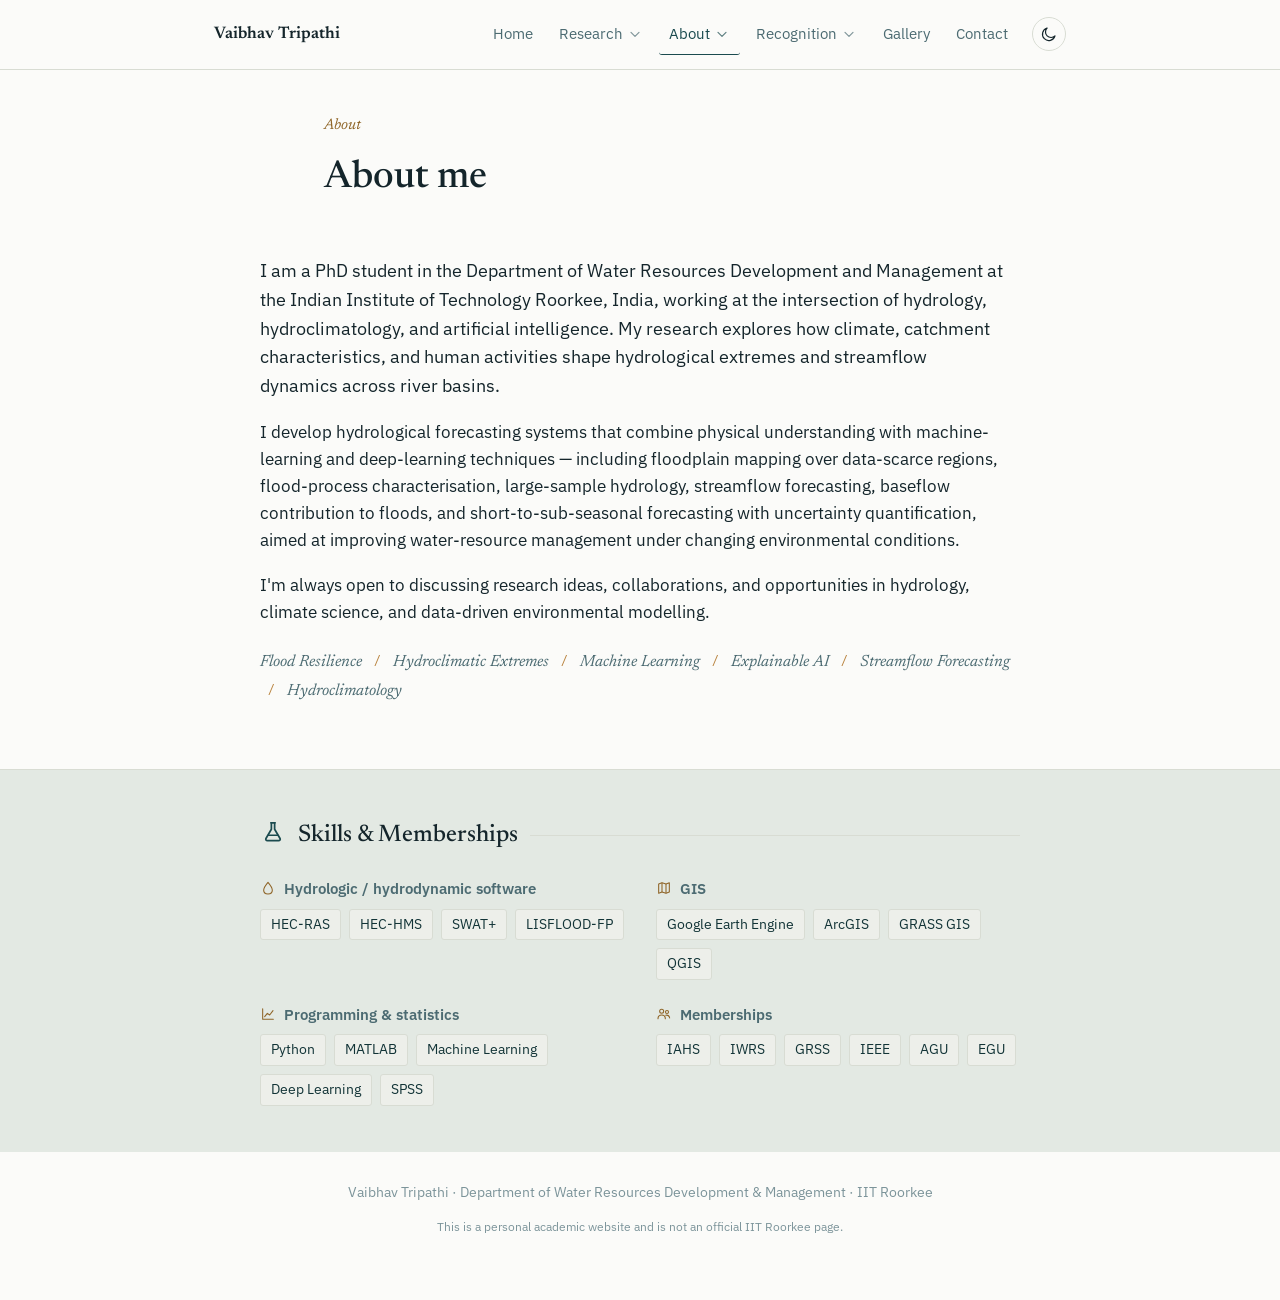
<file: about.html>
<!DOCTYPE html>
<html lang="en">
<head>
<meta charset="UTF-8">
<meta name="viewport" content="width=device-width, initial-scale=1.0">
<title>About — Vaibhav Tripathi</title>
<meta name="description" content="About Vaibhav Tripathi, PhD researcher in hydrology at IIT Roorkee.">
<meta property="og:title" content="About — Vaibhav Tripathi">
<meta property="og:description" content="About Vaibhav Tripathi, PhD researcher in hydrology at IIT Roorkee.">
<meta property="og:image" content="assets/img/profile.jpg">
<meta property="og:type" content="website">
<link rel="icon" href="data:,">
<link rel="preconnect" href="https://fonts.googleapis.com">
<link rel="preconnect" href="https://fonts.gstatic.com" crossorigin>
<link href="https://fonts.googleapis.com/css2?family=Newsreader:ital,opsz,wght@0,6..72,400;0,6..72,500;0,6..72,600;1,6..72,400;1,6..72,500&family=IBM+Plex+Sans:wght@400;500;600&display=swap" rel="stylesheet">
<link rel="stylesheet" href="assets/css/style.css">
<script>try{var t=localStorage.getItem("theme");if(t)document.documentElement.setAttribute("data-theme",t);}catch(e){}document.documentElement.className+=" js";</script>
</head>
<body>
<svg xmlns="http://www.w3.org/2000/svg" style="display:none">
<defs>

<symbol id="icon-mail" viewBox="0 0 24 24">
  <rect x="3" y="5" width="18" height="14" rx="2" fill="none" stroke="currentColor" stroke-width="1.6"/>
  <path d="M4 6.5 L12 13 L20 6.5" fill="none" stroke="currentColor" stroke-width="1.6" stroke-linecap="round" stroke-linejoin="round"/>
</symbol>

<symbol id="icon-phone" viewBox="0 0 24 24">
  <path d="M6.5 3.5 L9.5 3.5 L11 8 L8.5 9.8 C9.6 12.2 11.8 14.4 14.2 15.5 L16 13 L20.5 14.5 L20.5 17.5 C20.5 19.2 19 20.4 17.4 20 C10.8 18.4 5.6 13.2 4 6.6 C3.6 5 4.8 3.5 6.5 3.5 Z" fill="none" stroke="currentColor" stroke-width="1.6" stroke-linejoin="round"/>
</symbol>

<symbol id="icon-download" viewBox="0 0 24 24">
  <path d="M12 3.5 V14.5 M7.5 10.5 L12 15 L16.5 10.5" fill="none" stroke="currentColor" stroke-width="1.6" stroke-linecap="round" stroke-linejoin="round"/>
  <path d="M4.5 17.5 V19 C4.5 19.8 5.2 20.5 6 20.5 H18 C18.8 20.5 19.5 19.8 19.5 19 V17.5" fill="none" stroke="currentColor" stroke-width="1.6" stroke-linecap="round"/>
</symbol>

<symbol id="icon-external" viewBox="0 0 24 24">
  <path d="M9 6.5 H5.5 C4.7 6.5 4 7.2 4 8 V18 C4 18.8 4.7 19.5 5.5 19.5 H16 C16.8 19.5 17.5 18.8 17.5 18 V14.5" fill="none" stroke="currentColor" stroke-width="1.6" stroke-linecap="round" stroke-linejoin="round"/>
  <path d="M12.5 4.5 H19.5 V11.5 M19.5 4.5 L11 13" fill="none" stroke="currentColor" stroke-width="1.6" stroke-linecap="round" stroke-linejoin="round"/>
</symbol>

<symbol id="icon-cap" viewBox="0 0 24 24">
  <path d="M12 4.5 L21.5 9 L12 13.5 L2.5 9 Z" fill="none" stroke="currentColor" stroke-width="1.6" stroke-linejoin="round"/>
  <path d="M6.5 11 V15.5 C6.5 17 9 18.5 12 18.5 C15 18.5 17.5 17 17.5 15.5 V11" fill="none" stroke="currentColor" stroke-width="1.6" stroke-linecap="round"/>
  <path d="M21.5 9 V15" fill="none" stroke="currentColor" stroke-width="1.6" stroke-linecap="round"/>
</symbol>

<symbol id="icon-briefcase" viewBox="0 0 24 24">
  <rect x="3" y="7.5" width="18" height="12" rx="2" fill="none" stroke="currentColor" stroke-width="1.6"/>
  <path d="M8.5 7.5 V5.5 C8.5 4.7 9.2 4 10 4 H14 C14.8 4 15.5 4.7 15.5 5.5 V7.5" fill="none" stroke="currentColor" stroke-width="1.6" stroke-linejoin="round"/>
  <path d="M3 12.5 H21" stroke="currentColor" stroke-width="1.6"/>
</symbol>

<symbol id="icon-flask" viewBox="0 0 24 24">
  <path d="M10 3.5 H14 M10.5 4 V9.5 L5.5 18 C5 19 5.7 20 6.8 20 H17.2 C18.3 20 19 19 18.5 18 L13.5 9.5 V4" fill="none" stroke="currentColor" stroke-width="1.6" stroke-linecap="round" stroke-linejoin="round"/>
  <path d="M8 15 H16" stroke="currentColor" stroke-width="1.6" stroke-linecap="round"/>
</symbol>

<symbol id="icon-map" viewBox="0 0 24 24">
  <path d="M9 4 L4 6 V20 L9 18 L15 20 L20 18 V4 L15 6 L9 4 Z" fill="none" stroke="currentColor" stroke-width="1.6" stroke-linejoin="round"/>
  <path d="M9 4 V18 M15 6 V20" stroke="currentColor" stroke-width="1.6"/>
</symbol>

<symbol id="icon-users" viewBox="0 0 24 24">
  <circle cx="8.5" cy="8" r="3" fill="none" stroke="currentColor" stroke-width="1.6"/>
  <path d="M3 19 C3 15.5 5.5 13.5 8.5 13.5 C11.5 13.5 14 15.5 14 19" fill="none" stroke="currentColor" stroke-width="1.6" stroke-linecap="round"/>
  <circle cx="16.5" cy="9" r="2.3" fill="none" stroke="currentColor" stroke-width="1.6"/>
  <path d="M14.5 13.8 C17 13.3 19.8 15 20.5 18" fill="none" stroke="currentColor" stroke-width="1.6" stroke-linecap="round"/>
</symbol>

<symbol id="icon-award" viewBox="0 0 24 24">
  <circle cx="12" cy="9" r="5.5" fill="none" stroke="currentColor" stroke-width="1.6"/>
  <path d="M9 13.5 L7.5 20.5 L12 18 L16.5 20.5 L15 13.5" fill="none" stroke="currentColor" stroke-width="1.6" stroke-linejoin="round"/>
</symbol>

<symbol id="icon-book" viewBox="0 0 24 24">
  <path d="M4 5.5 C4 4.7 4.7 4 5.5 4 H11 V19 H5.5 C4.7 19 4 19.7 4 20.5 V5.5 Z" fill="none" stroke="currentColor" stroke-width="1.6" stroke-linejoin="round"/>
  <path d="M20 5.5 C20 4.7 19.3 4 18.5 4 H13 V19 H18.5 C19.3 19 20 19.7 20 20.5 V5.5 Z" fill="none" stroke="currentColor" stroke-width="1.6" stroke-linejoin="round"/>
</symbol>

<symbol id="icon-calendar" viewBox="0 0 24 24">
  <rect x="3.5" y="5.5" width="17" height="15" rx="2" fill="none" stroke="currentColor" stroke-width="1.6"/>
  <path d="M3.5 10 H20.5 M8 3.5 V7 M16 3.5 V7" stroke="currentColor" stroke-width="1.6" stroke-linecap="round"/>
</symbol>

<symbol id="icon-droplet" viewBox="0 0 24 24">
  <path d="M12 3.5 C12 3.5 5.5 11 5.5 15.5 C5.5 19 8.4 21 12 21 C15.6 21 18.5 19 18.5 15.5 C18.5 11 12 3.5 12 3.5 Z" fill="none" stroke="currentColor" stroke-width="1.6" stroke-linejoin="round"/>
</symbol>

<symbol id="icon-chart" viewBox="0 0 24 24">
  <path d="M4 20 V4 M4 20 H20" stroke="currentColor" stroke-width="1.6" stroke-linecap="round"/>
  <path d="M7 16 L11 11 L14.5 13.5 L19.5 7" fill="none" stroke="currentColor" stroke-width="1.6" stroke-linecap="round" stroke-linejoin="round"/>
</symbol>

<symbol id="icon-image" viewBox="0 0 24 24">
  <rect x="3.5" y="4.5" width="17" height="15" rx="2" fill="none" stroke="currentColor" stroke-width="1.6"/>
  <circle cx="8.5" cy="9.5" r="1.7" fill="none" stroke="currentColor" stroke-width="1.6"/>
  <path d="M4 17 L9.5 12 L13.5 15.5 L16.5 13 L20.5 17" fill="none" stroke="currentColor" stroke-width="1.6" stroke-linejoin="round"/>
</symbol>

<symbol id="icon-globe" viewBox="0 0 24 24">
  <circle cx="12" cy="12" r="8.5" fill="none" stroke="currentColor" stroke-width="1.6"/>
  <path d="M3.5 12 H20.5 M12 3.5 C14.8 6.5 14.8 17.5 12 20.5 C9.2 17.5 9.2 6.5 12 3.5 Z" fill="none" stroke="currentColor" stroke-width="1.6"/>
</symbol>

<symbol id="icon-pin" viewBox="0 0 24 24">
  <path d="M12 21 C12 21 18.5 14.5 18.5 10 C18.5 6.4 15.6 3.5 12 3.5 C8.4 3.5 5.5 6.4 5.5 10 C5.5 14.5 12 21 12 21 Z" fill="none" stroke="currentColor" stroke-width="1.6" stroke-linejoin="round"/>
  <circle cx="12" cy="10" r="2.2" fill="none" stroke="currentColor" stroke-width="1.6"/>
</symbol>

<symbol id="icon-caret" viewBox="0 0 24 24">
  <path d="M6 9.5 L12 15.5 L18 9.5" fill="none" stroke="currentColor" stroke-width="1.8" stroke-linecap="round" stroke-linejoin="round"/>
</symbol>


<symbol id="icon-moon" viewBox="0 0 24 24">
  <path d="M20 14.5 A8.5 8.5 0 1 1 9.5 4 A6.8 6.8 0 0 0 20 14.5 Z" fill="none" stroke="currentColor" stroke-width="1.6" stroke-linejoin="round"/>
</symbol>

<symbol id="icon-sun" viewBox="0 0 24 24">
  <circle cx="12" cy="12" r="4" fill="none" stroke="currentColor" stroke-width="1.6"/>
  <path d="M12 3 V5 M12 19 V21 M3 12 H5 M19 12 H21 M5.6 5.6 L7 7 M17 17 L18.4 18.4 M5.6 18.4 L7 17 M17 7 L18.4 5.6" stroke="currentColor" stroke-width="1.6" stroke-linecap="round"/>
</symbol>

<symbol id="icon-github" viewBox="0 0 24 24">
  <path d="M12 3.2 C7.1 3.2 3.2 7.1 3.2 12 C3.2 15.9 5.7 19.2 9.2 20.3 C9.6 20.4 9.8 20.1 9.8 19.9 V18.4 C7.4 18.9 6.9 17.3 6.9 17.3 C6.5 16.3 5.9 16 5.9 16 C5.1 15.5 6 15.5 6 15.5 C6.9 15.6 7.4 16.4 7.4 16.4 C8.2 17.7 9.4 17.4 9.9 17.2 C10 16.6 10.2 16.2 10.5 16 C8.6 15.8 6.6 15.1 6.6 11.8 C6.6 10.9 6.9 10.1 7.5 9.5 C7.4 9.3 7.1 8.5 7.6 7.3 C7.6 7.3 8.3 7.1 9.8 8.1 C10.5 7.9 11.2 7.8 12 7.8 C12.8 7.8 13.5 7.9 14.2 8.1 C15.7 7.1 16.4 7.3 16.4 7.3 C16.9 8.5 16.6 9.3 16.5 9.5 C17.1 10.1 17.4 10.9 17.4 11.8 C17.4 15.1 15.4 15.8 13.5 16 C13.8 16.3 14.1 16.8 14.1 17.6 V19.9 C14.1 20.1 14.3 20.4 14.7 20.3 C18.3 19.2 20.8 15.9 20.8 12 C20.8 7.1 16.9 3.2 12 3.2 Z" fill="currentColor"/>
</symbol>

<symbol id="icon-flame" viewBox="0 0 24 24">
  <path d="M12 3 C12 6.5 8 8.5 8 13 C8 16.3 9.8 18.5 12 18.5 C14.2 18.5 16 16.3 16 13.5 C16 11.8 15.2 10.6 14.2 9.6 C14.2 11 13.4 11.8 12.6 11.8 C12.6 9 12.6 5.5 12 3 Z M12 21 C8.7 21 6 18 6 14 C6 9.5 10 8 10.5 4.5" fill="none" stroke="currentColor" stroke-width="1.6" stroke-linecap="round" stroke-linejoin="round"/>
</symbol>

</defs>
</svg>

<nav class="topnav">
  <div class="topnav-inner">
    <a href="index.html" class="brand">Vaibhav Tripathi</a>
    <button class="navtoggle" id="navToggle" aria-label="Toggle navigation" aria-expanded="false">
      <span></span><span></span><span></span>
    </button>
    <ul class="navlinks" id="navLinks">
      <li><a href="index.html" class="top">Home</a></li>
      <li class="navgroup">
        <button type="button" class="top" aria-expanded="false">Research <svg class="icon icon-sm caret"><use href="#icon-caret"/></svg></button>
        <ul class="dropdown">
          <li><a href="research.html">Research Domains</a></li>
          <li><a href="publications.html">Publications</a></li>
          <li><a href="conferences.html">Conferences & Workshops</a></li>
        </ul>
      </li>
      <li class="navgroup">
        <button type="button" class="top active" aria-expanded="false">About <svg class="icon icon-sm caret"><use href="#icon-caret"/></svg></button>
        <ul class="dropdown">
          <li><a href="about.html" class="active">About</a></li>
          <li><a href="education.html">Education</a></li>
          <li><a href="experience.html">Experience</a></li>
        </ul>
      </li>
      <li class="navgroup">
        <button type="button" class="top" aria-expanded="false">Recognition <svg class="icon icon-sm caret"><use href="#icon-caret"/></svg></button>
        <ul class="dropdown">
          <li><a href="awards.html">Awards</a></li>
          <li><a href="leadership.html">Leadership</a></li>
        </ul>
      </li>
      <li><a href="gallery.html" class="top">Gallery</a></li>
      <li><a href="contact.html" class="top">Contact</a></li>
      <li class="theme-li"><button type="button" class="themetoggle" id="themeToggle" aria-label="Switch between light and dark mode" title="Light / dark"><svg class="icon icon-moon-i"><use href="#icon-moon"/></svg><svg class="icon icon-sun-i"><use href="#icon-sun"/></svg></button></li>
    </ul>
  </div>
</nav>
<header class="pagehead">
  <p class="pagehead-eyebrow">About</p>
  <h1>About me</h1>
  
</header>

<main>
<section class="no-border-top">
  <div class="section-inner">
    <p class="about-lede">I am a PhD student in the Department of Water Resources Development and Management at the Indian Institute of Technology Roorkee, India, working at the intersection of hydrology, hydroclimatology, and artificial intelligence. My research explores how climate, catchment characteristics, and human activities shape hydrological extremes and streamflow dynamics across river basins.</p>
    <p>I develop hydrological forecasting systems that combine physical understanding with machine-learning and deep-learning techniques &mdash; including floodplain mapping over data-scarce regions, flood-process characterisation, large-sample hydrology, streamflow forecasting, baseflow contribution to floods, and short-to-sub-seasonal forecasting with uncertainty quantification, aimed at improving water-resource management under changing environmental conditions.</p>
    <p>I'm always open to discussing research ideas, collaborations, and opportunities in hydrology, climate science, and data-driven environmental modelling.</p>
    <p class="keywords">Flood Resilience <span class="sep">/</span> Hydroclimatic Extremes <span class="sep">/</span> Machine Learning <span class="sep">/</span> Explainable AI <span class="sep">/</span> Streamflow Forecasting <span class="sep">/</span> Hydroclimatology</p>
  </div>
</section>

<section id="skills" class="tint">
  <div class="section-inner">
    <div class="section-head"><span class="section-icon"><svg class="icon icon-lg"><use href="#icon-flask"/></svg></span><h2>Skills &amp; Memberships</h2><div class="rule"></div></div>
    <div class="skills-grid">
      <div>
        <h3><svg class="icon icon-sm"><use href="#icon-droplet"/></svg> Hydrologic / hydrodynamic software</h3>
        <div class="tag-row"><span>HEC-RAS</span><span>HEC-HMS</span><span>SWAT+</span><span>LISFLOOD-FP</span></div>
      </div>
      <div>
        <h3><svg class="icon icon-sm"><use href="#icon-map"/></svg> GIS</h3>
        <div class="tag-row"><span>Google Earth Engine</span><span>ArcGIS</span><span>GRASS GIS</span><span>QGIS</span></div>
      </div>
      <div>
        <h3><svg class="icon icon-sm"><use href="#icon-chart"/></svg> Programming &amp; statistics</h3>
        <div class="tag-row"><span>Python</span><span>MATLAB</span><span>Machine Learning</span><span>Deep Learning</span><span>SPSS</span></div>
      </div>
      <div>
        <h3><svg class="icon icon-sm"><use href="#icon-users"/></svg> Memberships</h3>
        <div class="tag-row"><span>IAHS</span><span>IWRS</span><span>GRSS</span><span>IEEE</span><span>AGU</span><span>EGU</span></div>
      </div>
    </div>
  </div>
</section>
</main>
<footer>
  <p>Vaibhav Tripathi &middot; Department of Water Resources Development &amp; Management &middot; IIT Roorkee</p>
  <p class="footer-note">This is a personal academic website and is not an official IIT Roorkee page.</p>
</footer>

<script src="assets/js/main.js"></script>
</body>
</html>
</file>
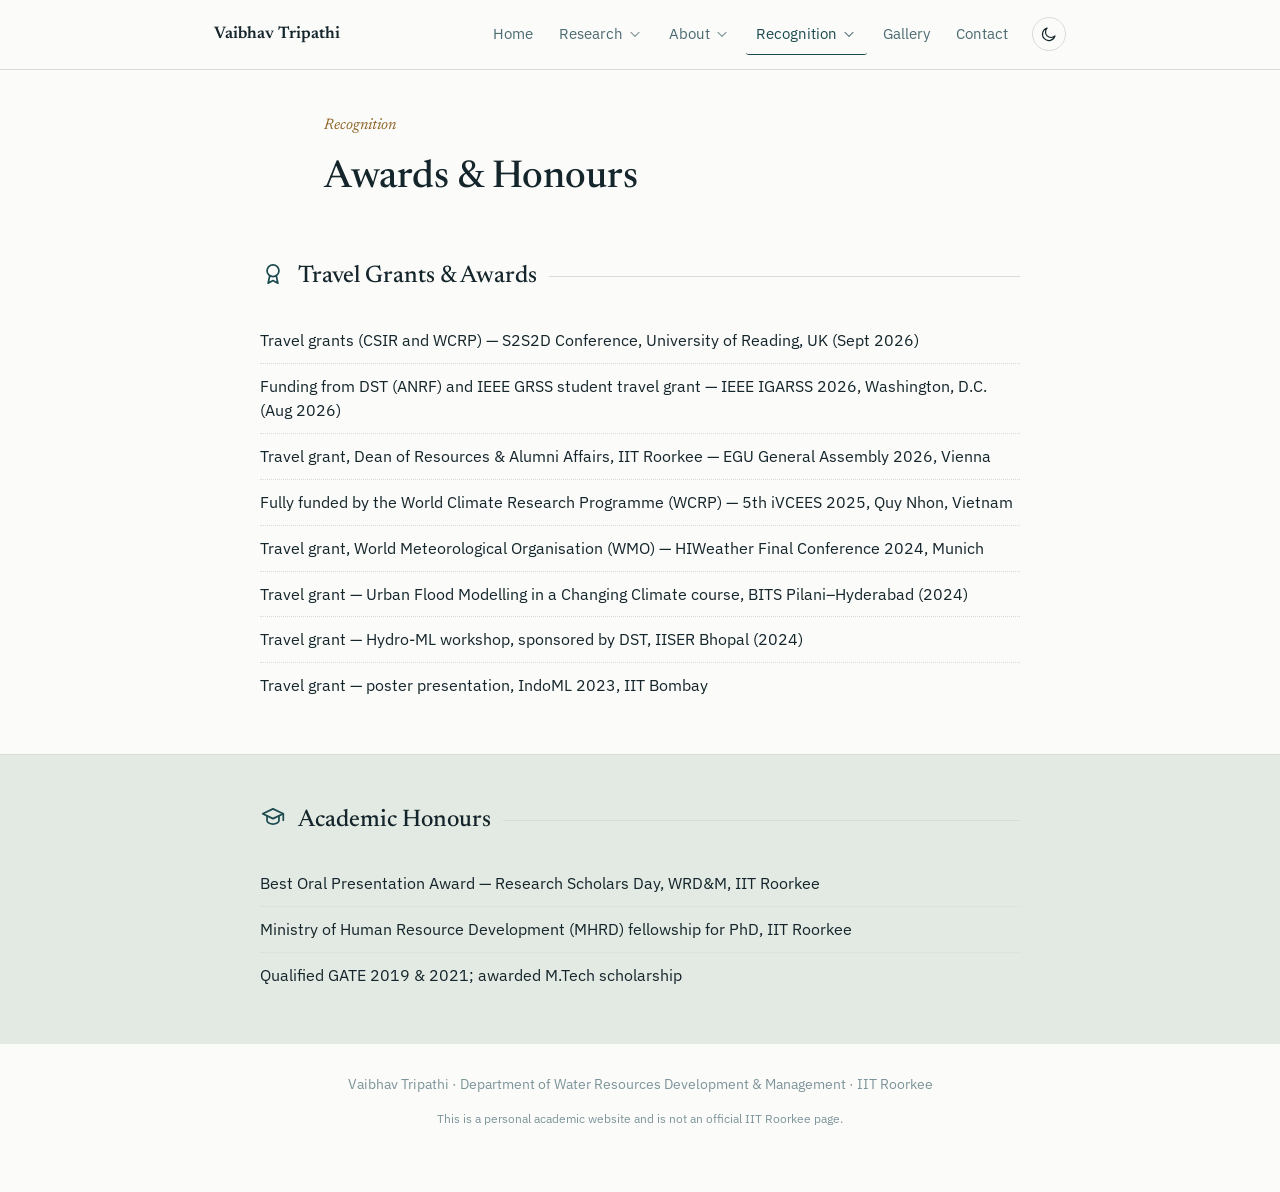
<file: awards.html>
<!DOCTYPE html>
<html lang="en">
<head>
<meta charset="UTF-8">
<meta name="viewport" content="width=device-width, initial-scale=1.0">
<title>Awards &amp; Honours — Vaibhav Tripathi</title>
<meta name="description" content="Awards, travel grants, and academic honours received by Vaibhav Tripathi.">
<meta property="og:title" content="Awards &amp; Honours — Vaibhav Tripathi">
<meta property="og:description" content="Awards, travel grants, and academic honours received by Vaibhav Tripathi.">
<meta property="og:image" content="assets/img/profile.jpg">
<meta property="og:type" content="website">
<link rel="icon" href="data:,">
<link rel="preconnect" href="https://fonts.googleapis.com">
<link rel="preconnect" href="https://fonts.gstatic.com" crossorigin>
<link href="https://fonts.googleapis.com/css2?family=Newsreader:ital,opsz,wght@0,6..72,400;0,6..72,500;0,6..72,600;1,6..72,400;1,6..72,500&family=IBM+Plex+Sans:wght@400;500;600&display=swap" rel="stylesheet">
<link rel="stylesheet" href="assets/css/style.css">
<script>try{var t=localStorage.getItem("theme");if(t)document.documentElement.setAttribute("data-theme",t);}catch(e){}document.documentElement.className+=" js";</script>
</head>
<body>
<svg xmlns="http://www.w3.org/2000/svg" style="display:none">
<defs>

<symbol id="icon-mail" viewBox="0 0 24 24">
  <rect x="3" y="5" width="18" height="14" rx="2" fill="none" stroke="currentColor" stroke-width="1.6"/>
  <path d="M4 6.5 L12 13 L20 6.5" fill="none" stroke="currentColor" stroke-width="1.6" stroke-linecap="round" stroke-linejoin="round"/>
</symbol>

<symbol id="icon-phone" viewBox="0 0 24 24">
  <path d="M6.5 3.5 L9.5 3.5 L11 8 L8.5 9.8 C9.6 12.2 11.8 14.4 14.2 15.5 L16 13 L20.5 14.5 L20.5 17.5 C20.5 19.2 19 20.4 17.4 20 C10.8 18.4 5.6 13.2 4 6.6 C3.6 5 4.8 3.5 6.5 3.5 Z" fill="none" stroke="currentColor" stroke-width="1.6" stroke-linejoin="round"/>
</symbol>

<symbol id="icon-download" viewBox="0 0 24 24">
  <path d="M12 3.5 V14.5 M7.5 10.5 L12 15 L16.5 10.5" fill="none" stroke="currentColor" stroke-width="1.6" stroke-linecap="round" stroke-linejoin="round"/>
  <path d="M4.5 17.5 V19 C4.5 19.8 5.2 20.5 6 20.5 H18 C18.8 20.5 19.5 19.8 19.5 19 V17.5" fill="none" stroke="currentColor" stroke-width="1.6" stroke-linecap="round"/>
</symbol>

<symbol id="icon-external" viewBox="0 0 24 24">
  <path d="M9 6.5 H5.5 C4.7 6.5 4 7.2 4 8 V18 C4 18.8 4.7 19.5 5.5 19.5 H16 C16.8 19.5 17.5 18.8 17.5 18 V14.5" fill="none" stroke="currentColor" stroke-width="1.6" stroke-linecap="round" stroke-linejoin="round"/>
  <path d="M12.5 4.5 H19.5 V11.5 M19.5 4.5 L11 13" fill="none" stroke="currentColor" stroke-width="1.6" stroke-linecap="round" stroke-linejoin="round"/>
</symbol>

<symbol id="icon-cap" viewBox="0 0 24 24">
  <path d="M12 4.5 L21.5 9 L12 13.5 L2.5 9 Z" fill="none" stroke="currentColor" stroke-width="1.6" stroke-linejoin="round"/>
  <path d="M6.5 11 V15.5 C6.5 17 9 18.5 12 18.5 C15 18.5 17.5 17 17.5 15.5 V11" fill="none" stroke="currentColor" stroke-width="1.6" stroke-linecap="round"/>
  <path d="M21.5 9 V15" fill="none" stroke="currentColor" stroke-width="1.6" stroke-linecap="round"/>
</symbol>

<symbol id="icon-briefcase" viewBox="0 0 24 24">
  <rect x="3" y="7.5" width="18" height="12" rx="2" fill="none" stroke="currentColor" stroke-width="1.6"/>
  <path d="M8.5 7.5 V5.5 C8.5 4.7 9.2 4 10 4 H14 C14.8 4 15.5 4.7 15.5 5.5 V7.5" fill="none" stroke="currentColor" stroke-width="1.6" stroke-linejoin="round"/>
  <path d="M3 12.5 H21" stroke="currentColor" stroke-width="1.6"/>
</symbol>

<symbol id="icon-flask" viewBox="0 0 24 24">
  <path d="M10 3.5 H14 M10.5 4 V9.5 L5.5 18 C5 19 5.7 20 6.8 20 H17.2 C18.3 20 19 19 18.5 18 L13.5 9.5 V4" fill="none" stroke="currentColor" stroke-width="1.6" stroke-linecap="round" stroke-linejoin="round"/>
  <path d="M8 15 H16" stroke="currentColor" stroke-width="1.6" stroke-linecap="round"/>
</symbol>

<symbol id="icon-map" viewBox="0 0 24 24">
  <path d="M9 4 L4 6 V20 L9 18 L15 20 L20 18 V4 L15 6 L9 4 Z" fill="none" stroke="currentColor" stroke-width="1.6" stroke-linejoin="round"/>
  <path d="M9 4 V18 M15 6 V20" stroke="currentColor" stroke-width="1.6"/>
</symbol>

<symbol id="icon-users" viewBox="0 0 24 24">
  <circle cx="8.5" cy="8" r="3" fill="none" stroke="currentColor" stroke-width="1.6"/>
  <path d="M3 19 C3 15.5 5.5 13.5 8.5 13.5 C11.5 13.5 14 15.5 14 19" fill="none" stroke="currentColor" stroke-width="1.6" stroke-linecap="round"/>
  <circle cx="16.5" cy="9" r="2.3" fill="none" stroke="currentColor" stroke-width="1.6"/>
  <path d="M14.5 13.8 C17 13.3 19.8 15 20.5 18" fill="none" stroke="currentColor" stroke-width="1.6" stroke-linecap="round"/>
</symbol>

<symbol id="icon-award" viewBox="0 0 24 24">
  <circle cx="12" cy="9" r="5.5" fill="none" stroke="currentColor" stroke-width="1.6"/>
  <path d="M9 13.5 L7.5 20.5 L12 18 L16.5 20.5 L15 13.5" fill="none" stroke="currentColor" stroke-width="1.6" stroke-linejoin="round"/>
</symbol>

<symbol id="icon-book" viewBox="0 0 24 24">
  <path d="M4 5.5 C4 4.7 4.7 4 5.5 4 H11 V19 H5.5 C4.7 19 4 19.7 4 20.5 V5.5 Z" fill="none" stroke="currentColor" stroke-width="1.6" stroke-linejoin="round"/>
  <path d="M20 5.5 C20 4.7 19.3 4 18.5 4 H13 V19 H18.5 C19.3 19 20 19.7 20 20.5 V5.5 Z" fill="none" stroke="currentColor" stroke-width="1.6" stroke-linejoin="round"/>
</symbol>

<symbol id="icon-calendar" viewBox="0 0 24 24">
  <rect x="3.5" y="5.5" width="17" height="15" rx="2" fill="none" stroke="currentColor" stroke-width="1.6"/>
  <path d="M3.5 10 H20.5 M8 3.5 V7 M16 3.5 V7" stroke="currentColor" stroke-width="1.6" stroke-linecap="round"/>
</symbol>

<symbol id="icon-droplet" viewBox="0 0 24 24">
  <path d="M12 3.5 C12 3.5 5.5 11 5.5 15.5 C5.5 19 8.4 21 12 21 C15.6 21 18.5 19 18.5 15.5 C18.5 11 12 3.5 12 3.5 Z" fill="none" stroke="currentColor" stroke-width="1.6" stroke-linejoin="round"/>
</symbol>

<symbol id="icon-chart" viewBox="0 0 24 24">
  <path d="M4 20 V4 M4 20 H20" stroke="currentColor" stroke-width="1.6" stroke-linecap="round"/>
  <path d="M7 16 L11 11 L14.5 13.5 L19.5 7" fill="none" stroke="currentColor" stroke-width="1.6" stroke-linecap="round" stroke-linejoin="round"/>
</symbol>

<symbol id="icon-image" viewBox="0 0 24 24">
  <rect x="3.5" y="4.5" width="17" height="15" rx="2" fill="none" stroke="currentColor" stroke-width="1.6"/>
  <circle cx="8.5" cy="9.5" r="1.7" fill="none" stroke="currentColor" stroke-width="1.6"/>
  <path d="M4 17 L9.5 12 L13.5 15.5 L16.5 13 L20.5 17" fill="none" stroke="currentColor" stroke-width="1.6" stroke-linejoin="round"/>
</symbol>

<symbol id="icon-globe" viewBox="0 0 24 24">
  <circle cx="12" cy="12" r="8.5" fill="none" stroke="currentColor" stroke-width="1.6"/>
  <path d="M3.5 12 H20.5 M12 3.5 C14.8 6.5 14.8 17.5 12 20.5 C9.2 17.5 9.2 6.5 12 3.5 Z" fill="none" stroke="currentColor" stroke-width="1.6"/>
</symbol>

<symbol id="icon-pin" viewBox="0 0 24 24">
  <path d="M12 21 C12 21 18.5 14.5 18.5 10 C18.5 6.4 15.6 3.5 12 3.5 C8.4 3.5 5.5 6.4 5.5 10 C5.5 14.5 12 21 12 21 Z" fill="none" stroke="currentColor" stroke-width="1.6" stroke-linejoin="round"/>
  <circle cx="12" cy="10" r="2.2" fill="none" stroke="currentColor" stroke-width="1.6"/>
</symbol>

<symbol id="icon-caret" viewBox="0 0 24 24">
  <path d="M6 9.5 L12 15.5 L18 9.5" fill="none" stroke="currentColor" stroke-width="1.8" stroke-linecap="round" stroke-linejoin="round"/>
</symbol>


<symbol id="icon-moon" viewBox="0 0 24 24">
  <path d="M20 14.5 A8.5 8.5 0 1 1 9.5 4 A6.8 6.8 0 0 0 20 14.5 Z" fill="none" stroke="currentColor" stroke-width="1.6" stroke-linejoin="round"/>
</symbol>

<symbol id="icon-sun" viewBox="0 0 24 24">
  <circle cx="12" cy="12" r="4" fill="none" stroke="currentColor" stroke-width="1.6"/>
  <path d="M12 3 V5 M12 19 V21 M3 12 H5 M19 12 H21 M5.6 5.6 L7 7 M17 17 L18.4 18.4 M5.6 18.4 L7 17 M17 7 L18.4 5.6" stroke="currentColor" stroke-width="1.6" stroke-linecap="round"/>
</symbol>

<symbol id="icon-github" viewBox="0 0 24 24">
  <path d="M12 3.2 C7.1 3.2 3.2 7.1 3.2 12 C3.2 15.9 5.7 19.2 9.2 20.3 C9.6 20.4 9.8 20.1 9.8 19.9 V18.4 C7.4 18.9 6.9 17.3 6.9 17.3 C6.5 16.3 5.9 16 5.9 16 C5.1 15.5 6 15.5 6 15.5 C6.9 15.6 7.4 16.4 7.4 16.4 C8.2 17.7 9.4 17.4 9.9 17.2 C10 16.6 10.2 16.2 10.5 16 C8.6 15.8 6.6 15.1 6.6 11.8 C6.6 10.9 6.9 10.1 7.5 9.5 C7.4 9.3 7.1 8.5 7.6 7.3 C7.6 7.3 8.3 7.1 9.8 8.1 C10.5 7.9 11.2 7.8 12 7.8 C12.8 7.8 13.5 7.9 14.2 8.1 C15.7 7.1 16.4 7.3 16.4 7.3 C16.9 8.5 16.6 9.3 16.5 9.5 C17.1 10.1 17.4 10.9 17.4 11.8 C17.4 15.1 15.4 15.8 13.5 16 C13.8 16.3 14.1 16.8 14.1 17.6 V19.9 C14.1 20.1 14.3 20.4 14.7 20.3 C18.3 19.2 20.8 15.9 20.8 12 C20.8 7.1 16.9 3.2 12 3.2 Z" fill="currentColor"/>
</symbol>

<symbol id="icon-flame" viewBox="0 0 24 24">
  <path d="M12 3 C12 6.5 8 8.5 8 13 C8 16.3 9.8 18.5 12 18.5 C14.2 18.5 16 16.3 16 13.5 C16 11.8 15.2 10.6 14.2 9.6 C14.2 11 13.4 11.8 12.6 11.8 C12.6 9 12.6 5.5 12 3 Z M12 21 C8.7 21 6 18 6 14 C6 9.5 10 8 10.5 4.5" fill="none" stroke="currentColor" stroke-width="1.6" stroke-linecap="round" stroke-linejoin="round"/>
</symbol>

</defs>
</svg>

<nav class="topnav">
  <div class="topnav-inner">
    <a href="index.html" class="brand">Vaibhav Tripathi</a>
    <button class="navtoggle" id="navToggle" aria-label="Toggle navigation" aria-expanded="false">
      <span></span><span></span><span></span>
    </button>
    <ul class="navlinks" id="navLinks">
      <li><a href="index.html" class="top">Home</a></li>
      <li class="navgroup">
        <button type="button" class="top" aria-expanded="false">Research <svg class="icon icon-sm caret"><use href="#icon-caret"/></svg></button>
        <ul class="dropdown">
          <li><a href="research.html">Research Domains</a></li>
          <li><a href="publications.html">Publications</a></li>
          <li><a href="conferences.html">Conferences & Workshops</a></li>
        </ul>
      </li>
      <li class="navgroup">
        <button type="button" class="top" aria-expanded="false">About <svg class="icon icon-sm caret"><use href="#icon-caret"/></svg></button>
        <ul class="dropdown">
          <li><a href="about.html">About</a></li>
          <li><a href="education.html">Education</a></li>
          <li><a href="experience.html">Experience</a></li>
        </ul>
      </li>
      <li class="navgroup">
        <button type="button" class="top active" aria-expanded="false">Recognition <svg class="icon icon-sm caret"><use href="#icon-caret"/></svg></button>
        <ul class="dropdown">
          <li><a href="awards.html" class="active">Awards</a></li>
          <li><a href="leadership.html">Leadership</a></li>
        </ul>
      </li>
      <li><a href="gallery.html" class="top">Gallery</a></li>
      <li><a href="contact.html" class="top">Contact</a></li>
      <li class="theme-li"><button type="button" class="themetoggle" id="themeToggle" aria-label="Switch between light and dark mode" title="Light / dark"><svg class="icon icon-moon-i"><use href="#icon-moon"/></svg><svg class="icon icon-sun-i"><use href="#icon-sun"/></svg></button></li>
    </ul>
  </div>
</nav>
<header class="pagehead">
  <p class="pagehead-eyebrow">Recognition</p>
  <h1>Awards &amp; Honours</h1>
  
</header>

<main>
<section class="no-border-top">
  <div class="section-inner">
    <div class="section-head"><span class="section-icon"><svg class="icon icon-lg"><use href="#icon-award"/></svg></span><h2>Travel Grants &amp; Awards</h2><div class="rule"></div></div>
    <ul class="plain-list">
      <li>Travel grants (CSIR and WCRP) — S2S2D Conference, University of Reading, UK (Sept 2026)</li>
      <li>Funding from DST (ANRF) and IEEE GRSS student travel grant — IEEE IGARSS 2026, Washington, D.C. (Aug 2026)</li>
      <li>Travel grant, Dean of Resources &amp; Alumni Affairs, IIT Roorkee — EGU General Assembly 2026, Vienna</li>
      <li>Fully funded by the World Climate Research Programme (WCRP) — 5th iVCEES 2025, Quy Nhon, Vietnam</li>
      <li>Travel grant, World Meteorological Organisation (WMO) — HIWeather Final Conference 2024, Munich</li>
      <li>Travel grant — Urban Flood Modelling in a Changing Climate course, BITS Pilani–Hyderabad (2024)</li>
      <li>Travel grant — Hydro-ML workshop, sponsored by DST, IISER Bhopal (2024)</li>
      <li>Travel grant — poster presentation, IndoML 2023, IIT Bombay</li>
    </ul>
  </div>
</section>

<section class="tint">
  <div class="section-inner">
    <div class="section-head"><span class="section-icon"><svg class="icon icon-lg"><use href="#icon-cap"/></svg></span><h2>Academic Honours</h2><div class="rule"></div></div>
    <ul class="plain-list">
      <li>Best Oral Presentation Award — Research Scholars Day, WRD&amp;M, IIT Roorkee</li>
      <li>Ministry of Human Resource Development (MHRD) fellowship for PhD, IIT Roorkee</li>
      <li>Qualified GATE 2019 &amp; 2021; awarded M.Tech scholarship</li>
    </ul>
  </div>
</section>
</main>
<footer>
  <p>Vaibhav Tripathi &middot; Department of Water Resources Development &amp; Management &middot; IIT Roorkee</p>
  <p class="footer-note">This is a personal academic website and is not an official IIT Roorkee page.</p>
</footer>

<script src="assets/js/main.js"></script>
</body>
</html>
</file>
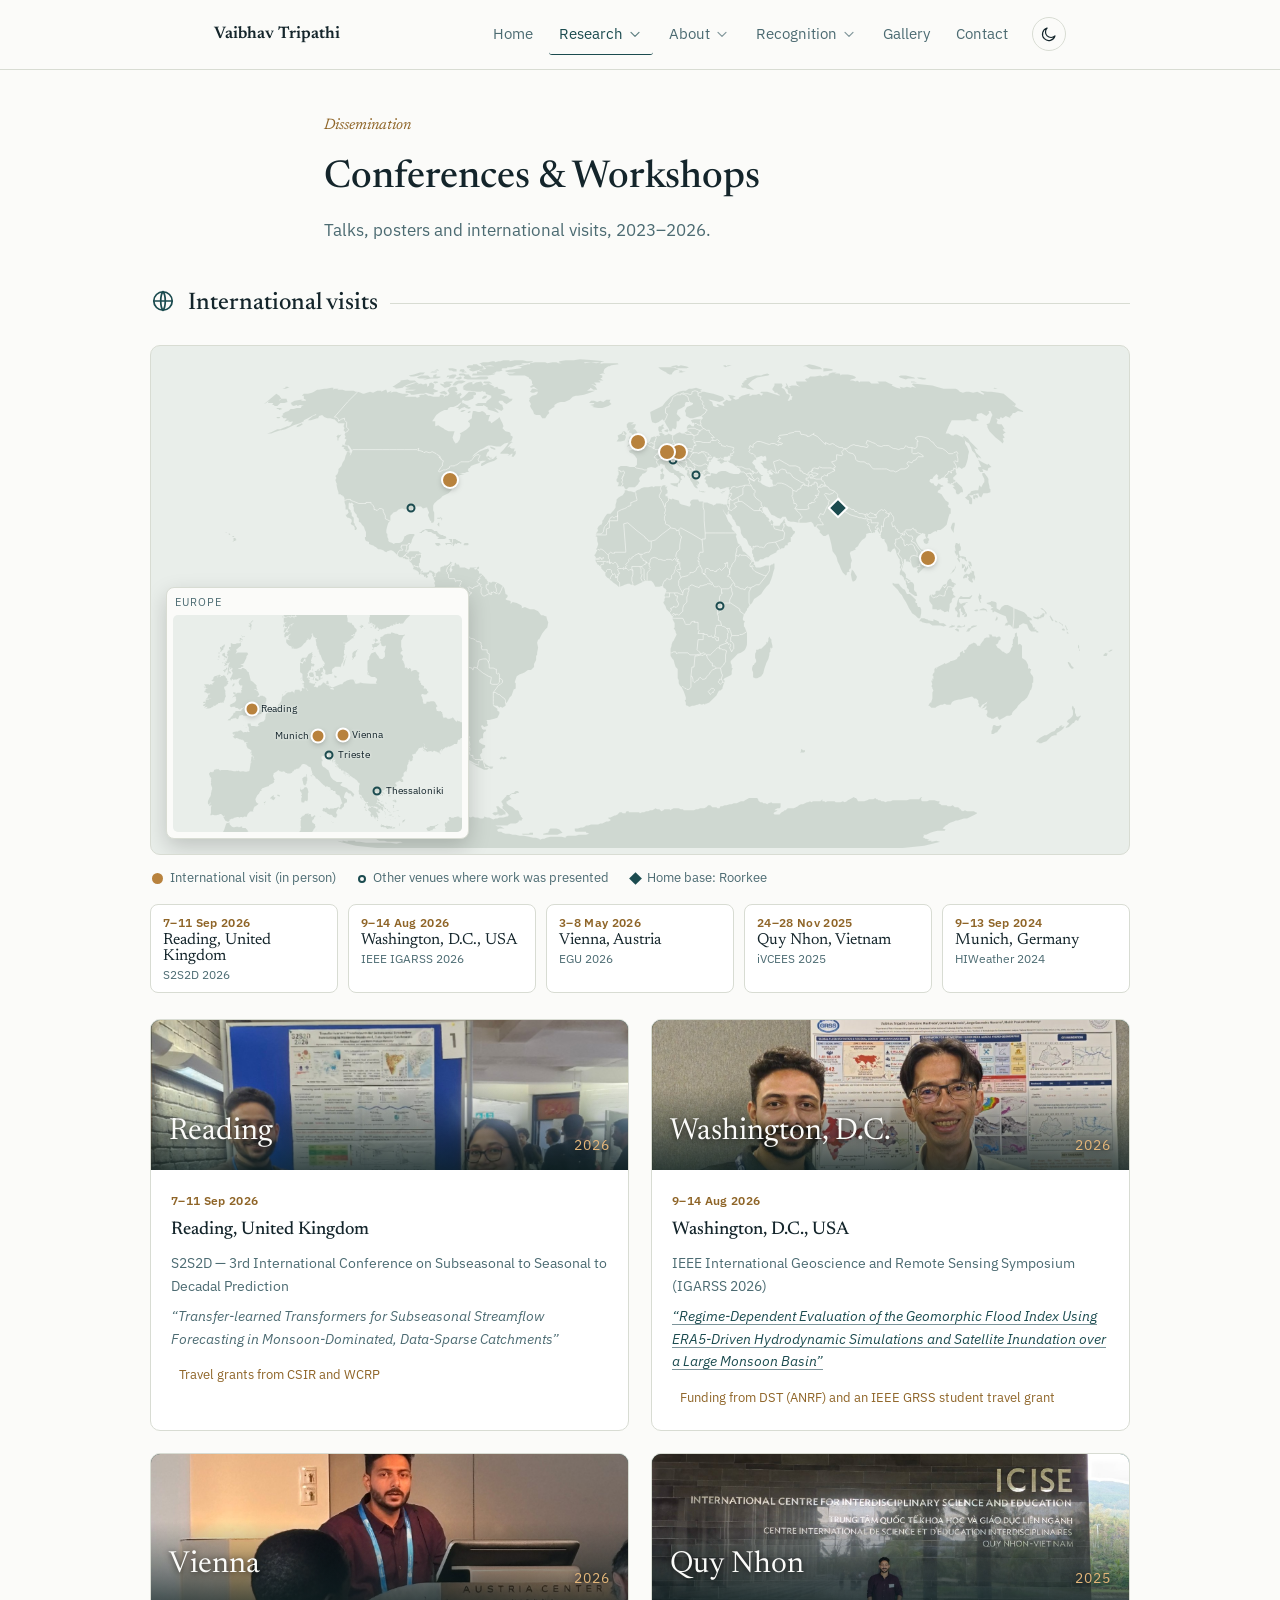
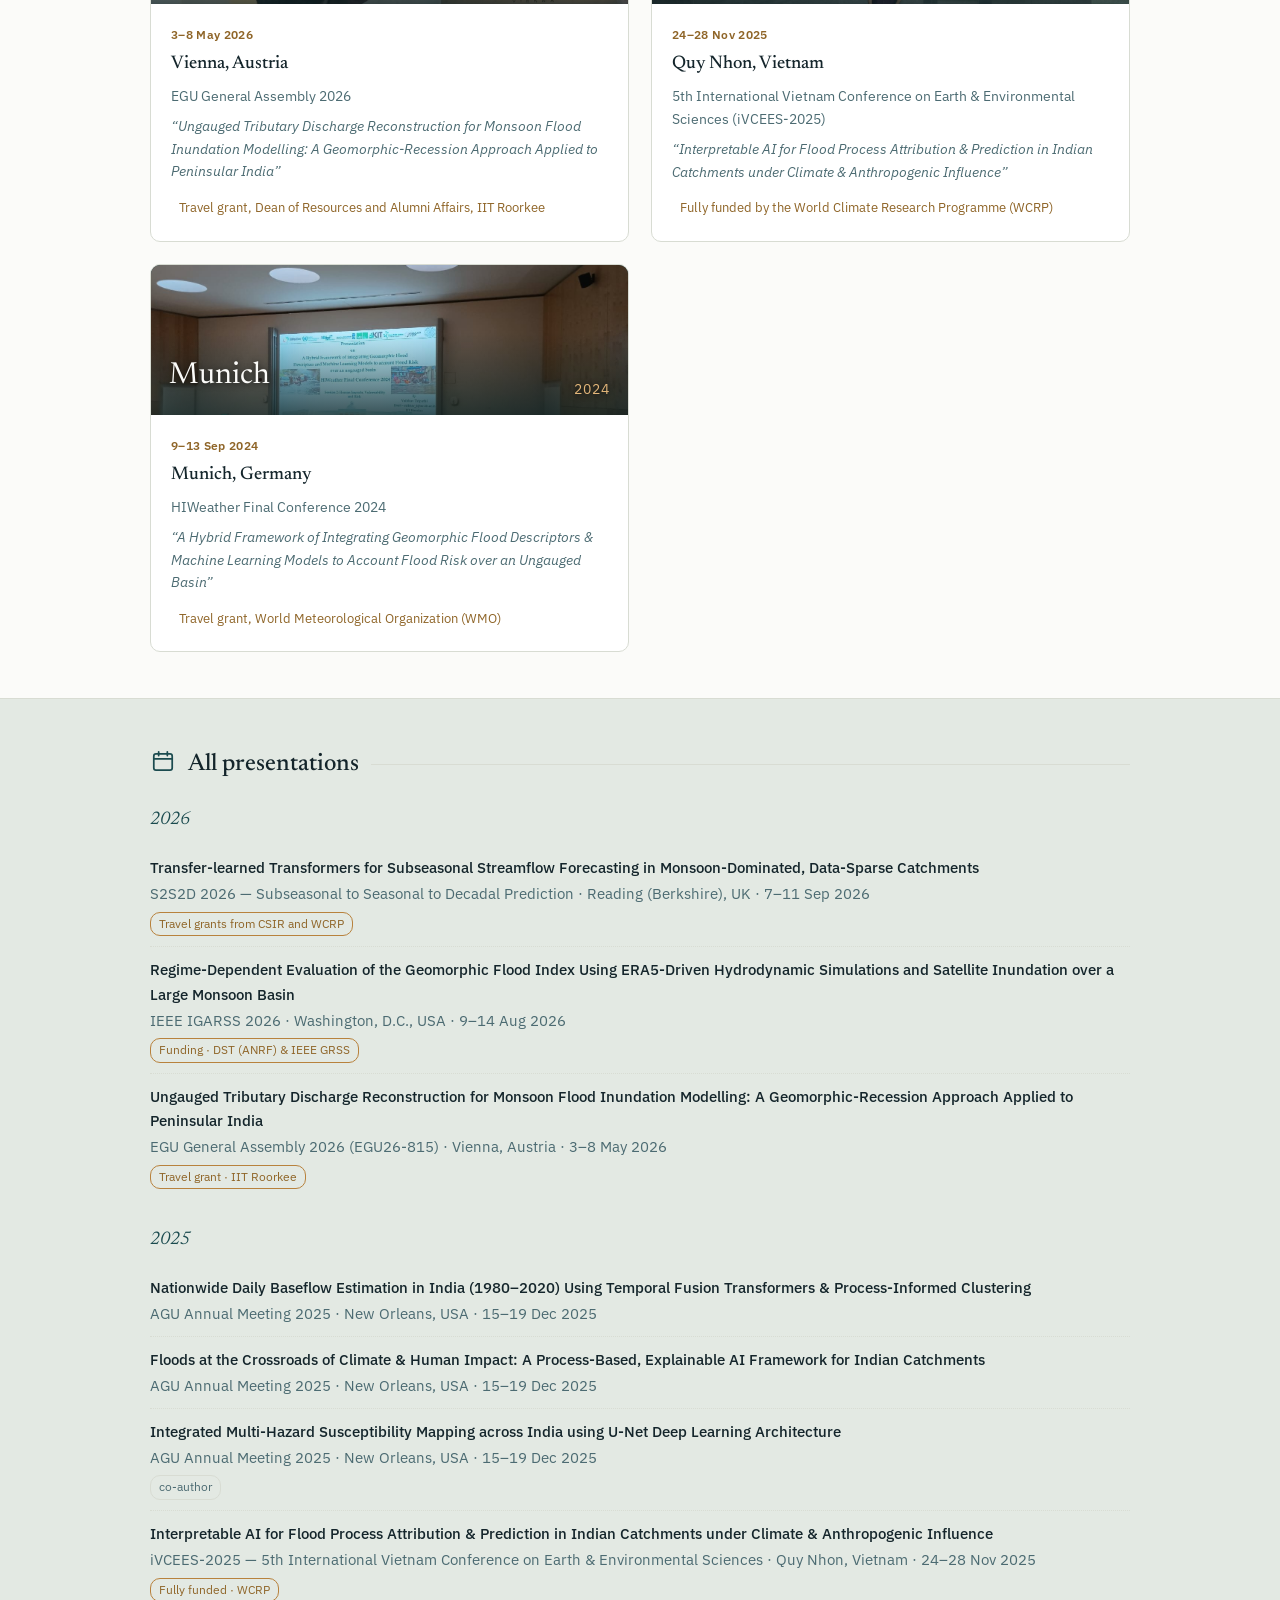
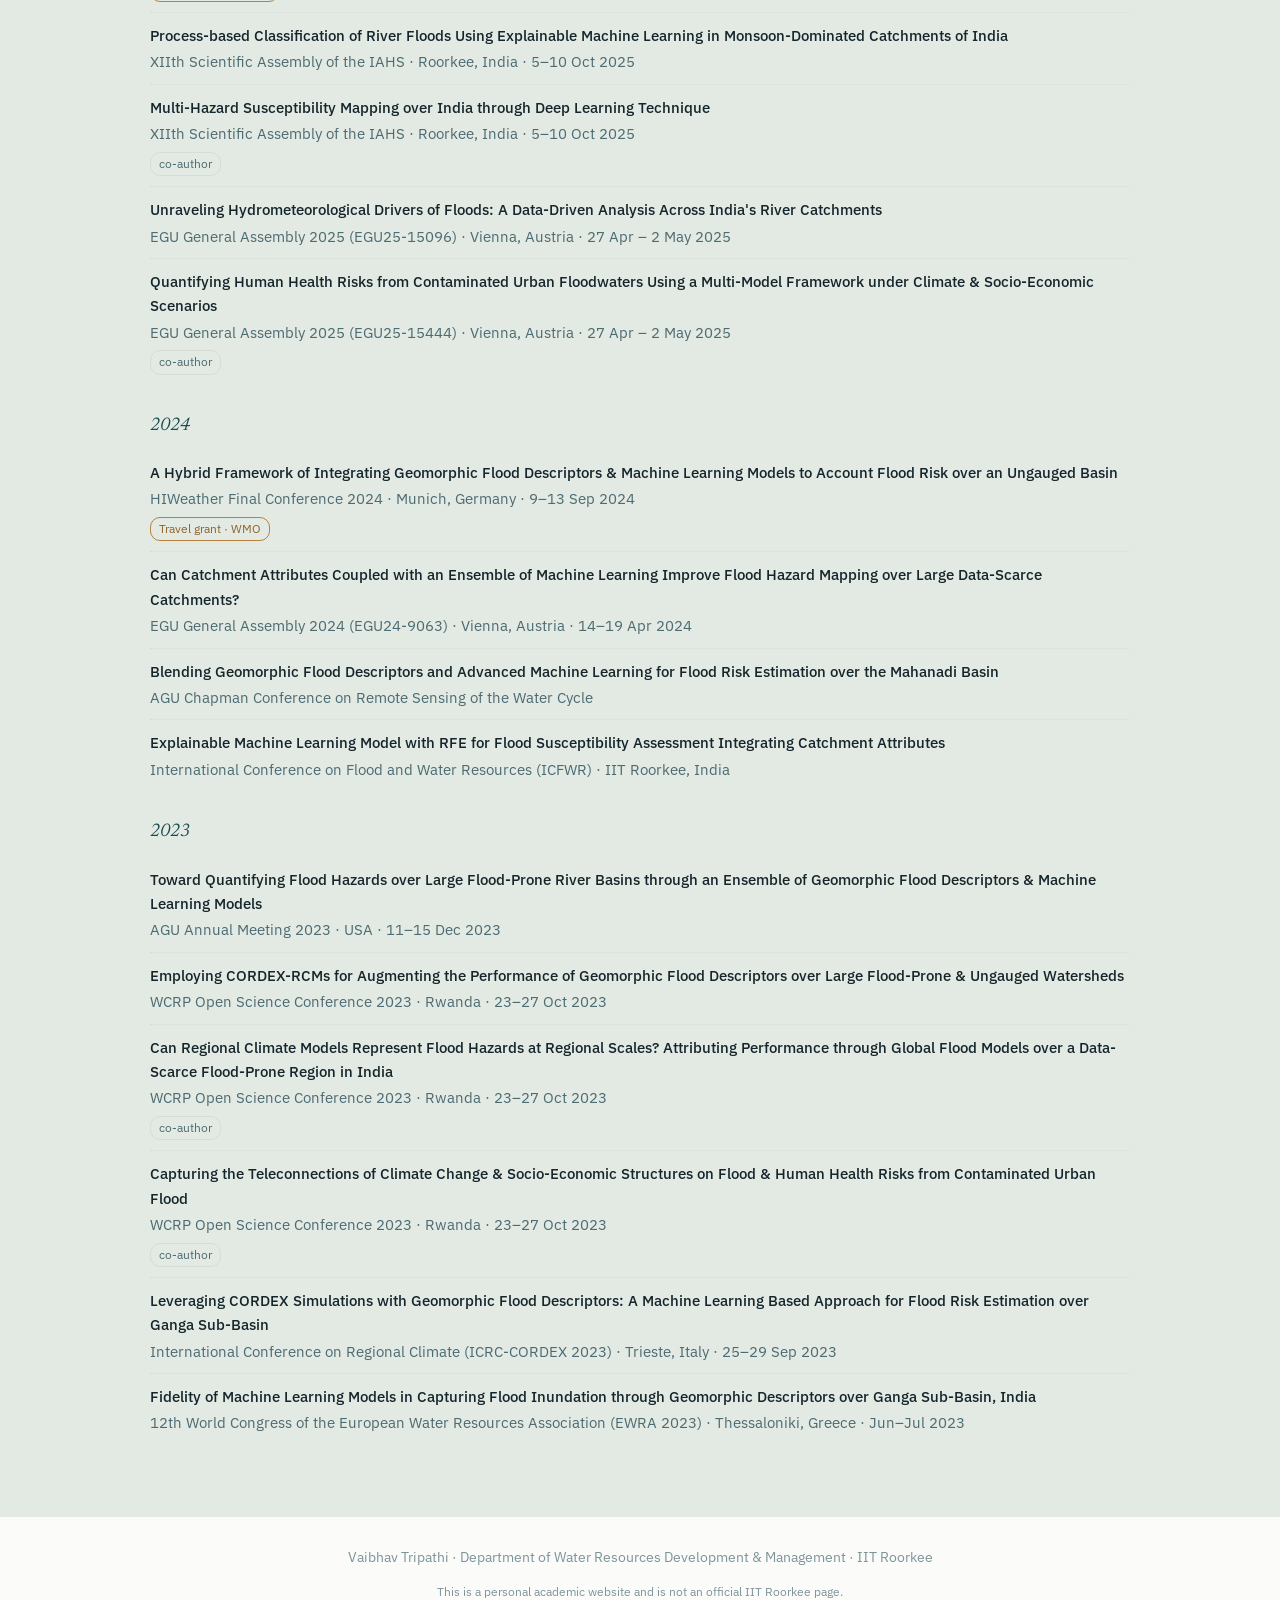
<file: conferences.html>
<!DOCTYPE html>
<html lang="en">
<head>
<meta charset="UTF-8">
<meta name="viewport" content="width=device-width, initial-scale=1.0">
<title>Conferences &amp; Workshops — Vaibhav Tripathi</title>
<meta name="description" content="Conference presentations and international visits of Vaibhav Tripathi.">
<meta property="og:title" content="Conferences &amp; Workshops — Vaibhav Tripathi">
<meta property="og:description" content="Conference presentations and international visits of Vaibhav Tripathi.">
<meta property="og:image" content="assets/img/profile.jpg">
<meta property="og:type" content="website">
<link rel="icon" href="data:,">
<link rel="preconnect" href="https://fonts.googleapis.com">
<link rel="preconnect" href="https://fonts.gstatic.com" crossorigin>
<link href="https://fonts.googleapis.com/css2?family=Newsreader:ital,opsz,wght@0,6..72,400;0,6..72,500;0,6..72,600;1,6..72,400;1,6..72,500&family=IBM+Plex+Sans:wght@400;500;600&display=swap" rel="stylesheet">
<link rel="stylesheet" href="assets/css/style.css">
<script>try{var t=localStorage.getItem("theme");if(t)document.documentElement.setAttribute("data-theme",t);}catch(e){}document.documentElement.className+=" js";</script>
</head>
<body>
<svg xmlns="http://www.w3.org/2000/svg" style="display:none">
<defs>

<symbol id="icon-mail" viewBox="0 0 24 24">
  <rect x="3" y="5" width="18" height="14" rx="2" fill="none" stroke="currentColor" stroke-width="1.6"/>
  <path d="M4 6.5 L12 13 L20 6.5" fill="none" stroke="currentColor" stroke-width="1.6" stroke-linecap="round" stroke-linejoin="round"/>
</symbol>

<symbol id="icon-phone" viewBox="0 0 24 24">
  <path d="M6.5 3.5 L9.5 3.5 L11 8 L8.5 9.8 C9.6 12.2 11.8 14.4 14.2 15.5 L16 13 L20.5 14.5 L20.5 17.5 C20.5 19.2 19 20.4 17.4 20 C10.8 18.4 5.6 13.2 4 6.6 C3.6 5 4.8 3.5 6.5 3.5 Z" fill="none" stroke="currentColor" stroke-width="1.6" stroke-linejoin="round"/>
</symbol>

<symbol id="icon-download" viewBox="0 0 24 24">
  <path d="M12 3.5 V14.5 M7.5 10.5 L12 15 L16.5 10.5" fill="none" stroke="currentColor" stroke-width="1.6" stroke-linecap="round" stroke-linejoin="round"/>
  <path d="M4.5 17.5 V19 C4.5 19.8 5.2 20.5 6 20.5 H18 C18.8 20.5 19.5 19.8 19.5 19 V17.5" fill="none" stroke="currentColor" stroke-width="1.6" stroke-linecap="round"/>
</symbol>

<symbol id="icon-external" viewBox="0 0 24 24">
  <path d="M9 6.5 H5.5 C4.7 6.5 4 7.2 4 8 V18 C4 18.8 4.7 19.5 5.5 19.5 H16 C16.8 19.5 17.5 18.8 17.5 18 V14.5" fill="none" stroke="currentColor" stroke-width="1.6" stroke-linecap="round" stroke-linejoin="round"/>
  <path d="M12.5 4.5 H19.5 V11.5 M19.5 4.5 L11 13" fill="none" stroke="currentColor" stroke-width="1.6" stroke-linecap="round" stroke-linejoin="round"/>
</symbol>

<symbol id="icon-cap" viewBox="0 0 24 24">
  <path d="M12 4.5 L21.5 9 L12 13.5 L2.5 9 Z" fill="none" stroke="currentColor" stroke-width="1.6" stroke-linejoin="round"/>
  <path d="M6.5 11 V15.5 C6.5 17 9 18.5 12 18.5 C15 18.5 17.5 17 17.5 15.5 V11" fill="none" stroke="currentColor" stroke-width="1.6" stroke-linecap="round"/>
  <path d="M21.5 9 V15" fill="none" stroke="currentColor" stroke-width="1.6" stroke-linecap="round"/>
</symbol>

<symbol id="icon-briefcase" viewBox="0 0 24 24">
  <rect x="3" y="7.5" width="18" height="12" rx="2" fill="none" stroke="currentColor" stroke-width="1.6"/>
  <path d="M8.5 7.5 V5.5 C8.5 4.7 9.2 4 10 4 H14 C14.8 4 15.5 4.7 15.5 5.5 V7.5" fill="none" stroke="currentColor" stroke-width="1.6" stroke-linejoin="round"/>
  <path d="M3 12.5 H21" stroke="currentColor" stroke-width="1.6"/>
</symbol>

<symbol id="icon-flask" viewBox="0 0 24 24">
  <path d="M10 3.5 H14 M10.5 4 V9.5 L5.5 18 C5 19 5.7 20 6.8 20 H17.2 C18.3 20 19 19 18.5 18 L13.5 9.5 V4" fill="none" stroke="currentColor" stroke-width="1.6" stroke-linecap="round" stroke-linejoin="round"/>
  <path d="M8 15 H16" stroke="currentColor" stroke-width="1.6" stroke-linecap="round"/>
</symbol>

<symbol id="icon-map" viewBox="0 0 24 24">
  <path d="M9 4 L4 6 V20 L9 18 L15 20 L20 18 V4 L15 6 L9 4 Z" fill="none" stroke="currentColor" stroke-width="1.6" stroke-linejoin="round"/>
  <path d="M9 4 V18 M15 6 V20" stroke="currentColor" stroke-width="1.6"/>
</symbol>

<symbol id="icon-users" viewBox="0 0 24 24">
  <circle cx="8.5" cy="8" r="3" fill="none" stroke="currentColor" stroke-width="1.6"/>
  <path d="M3 19 C3 15.5 5.5 13.5 8.5 13.5 C11.5 13.5 14 15.5 14 19" fill="none" stroke="currentColor" stroke-width="1.6" stroke-linecap="round"/>
  <circle cx="16.5" cy="9" r="2.3" fill="none" stroke="currentColor" stroke-width="1.6"/>
  <path d="M14.5 13.8 C17 13.3 19.8 15 20.5 18" fill="none" stroke="currentColor" stroke-width="1.6" stroke-linecap="round"/>
</symbol>

<symbol id="icon-award" viewBox="0 0 24 24">
  <circle cx="12" cy="9" r="5.5" fill="none" stroke="currentColor" stroke-width="1.6"/>
  <path d="M9 13.5 L7.5 20.5 L12 18 L16.5 20.5 L15 13.5" fill="none" stroke="currentColor" stroke-width="1.6" stroke-linejoin="round"/>
</symbol>

<symbol id="icon-book" viewBox="0 0 24 24">
  <path d="M4 5.5 C4 4.7 4.7 4 5.5 4 H11 V19 H5.5 C4.7 19 4 19.7 4 20.5 V5.5 Z" fill="none" stroke="currentColor" stroke-width="1.6" stroke-linejoin="round"/>
  <path d="M20 5.5 C20 4.7 19.3 4 18.5 4 H13 V19 H18.5 C19.3 19 20 19.7 20 20.5 V5.5 Z" fill="none" stroke="currentColor" stroke-width="1.6" stroke-linejoin="round"/>
</symbol>

<symbol id="icon-calendar" viewBox="0 0 24 24">
  <rect x="3.5" y="5.5" width="17" height="15" rx="2" fill="none" stroke="currentColor" stroke-width="1.6"/>
  <path d="M3.5 10 H20.5 M8 3.5 V7 M16 3.5 V7" stroke="currentColor" stroke-width="1.6" stroke-linecap="round"/>
</symbol>

<symbol id="icon-droplet" viewBox="0 0 24 24">
  <path d="M12 3.5 C12 3.5 5.5 11 5.5 15.5 C5.5 19 8.4 21 12 21 C15.6 21 18.5 19 18.5 15.5 C18.5 11 12 3.5 12 3.5 Z" fill="none" stroke="currentColor" stroke-width="1.6" stroke-linejoin="round"/>
</symbol>

<symbol id="icon-chart" viewBox="0 0 24 24">
  <path d="M4 20 V4 M4 20 H20" stroke="currentColor" stroke-width="1.6" stroke-linecap="round"/>
  <path d="M7 16 L11 11 L14.5 13.5 L19.5 7" fill="none" stroke="currentColor" stroke-width="1.6" stroke-linecap="round" stroke-linejoin="round"/>
</symbol>

<symbol id="icon-image" viewBox="0 0 24 24">
  <rect x="3.5" y="4.5" width="17" height="15" rx="2" fill="none" stroke="currentColor" stroke-width="1.6"/>
  <circle cx="8.5" cy="9.5" r="1.7" fill="none" stroke="currentColor" stroke-width="1.6"/>
  <path d="M4 17 L9.5 12 L13.5 15.5 L16.5 13 L20.5 17" fill="none" stroke="currentColor" stroke-width="1.6" stroke-linejoin="round"/>
</symbol>

<symbol id="icon-globe" viewBox="0 0 24 24">
  <circle cx="12" cy="12" r="8.5" fill="none" stroke="currentColor" stroke-width="1.6"/>
  <path d="M3.5 12 H20.5 M12 3.5 C14.8 6.5 14.8 17.5 12 20.5 C9.2 17.5 9.2 6.5 12 3.5 Z" fill="none" stroke="currentColor" stroke-width="1.6"/>
</symbol>

<symbol id="icon-pin" viewBox="0 0 24 24">
  <path d="M12 21 C12 21 18.5 14.5 18.5 10 C18.5 6.4 15.6 3.5 12 3.5 C8.4 3.5 5.5 6.4 5.5 10 C5.5 14.5 12 21 12 21 Z" fill="none" stroke="currentColor" stroke-width="1.6" stroke-linejoin="round"/>
  <circle cx="12" cy="10" r="2.2" fill="none" stroke="currentColor" stroke-width="1.6"/>
</symbol>

<symbol id="icon-caret" viewBox="0 0 24 24">
  <path d="M6 9.5 L12 15.5 L18 9.5" fill="none" stroke="currentColor" stroke-width="1.8" stroke-linecap="round" stroke-linejoin="round"/>
</symbol>


<symbol id="icon-moon" viewBox="0 0 24 24">
  <path d="M20 14.5 A8.5 8.5 0 1 1 9.5 4 A6.8 6.8 0 0 0 20 14.5 Z" fill="none" stroke="currentColor" stroke-width="1.6" stroke-linejoin="round"/>
</symbol>

<symbol id="icon-sun" viewBox="0 0 24 24">
  <circle cx="12" cy="12" r="4" fill="none" stroke="currentColor" stroke-width="1.6"/>
  <path d="M12 3 V5 M12 19 V21 M3 12 H5 M19 12 H21 M5.6 5.6 L7 7 M17 17 L18.4 18.4 M5.6 18.4 L7 17 M17 7 L18.4 5.6" stroke="currentColor" stroke-width="1.6" stroke-linecap="round"/>
</symbol>

<symbol id="icon-github" viewBox="0 0 24 24">
  <path d="M12 3.2 C7.1 3.2 3.2 7.1 3.2 12 C3.2 15.9 5.7 19.2 9.2 20.3 C9.6 20.4 9.8 20.1 9.8 19.9 V18.4 C7.4 18.9 6.9 17.3 6.9 17.3 C6.5 16.3 5.9 16 5.9 16 C5.1 15.5 6 15.5 6 15.5 C6.9 15.6 7.4 16.4 7.4 16.4 C8.2 17.7 9.4 17.4 9.9 17.2 C10 16.6 10.2 16.2 10.5 16 C8.6 15.8 6.6 15.1 6.6 11.8 C6.6 10.9 6.9 10.1 7.5 9.5 C7.4 9.3 7.1 8.5 7.6 7.3 C7.6 7.3 8.3 7.1 9.8 8.1 C10.5 7.9 11.2 7.8 12 7.8 C12.8 7.8 13.5 7.9 14.2 8.1 C15.7 7.1 16.4 7.3 16.4 7.3 C16.9 8.5 16.6 9.3 16.5 9.5 C17.1 10.1 17.4 10.9 17.4 11.8 C17.4 15.1 15.4 15.8 13.5 16 C13.8 16.3 14.1 16.8 14.1 17.6 V19.9 C14.1 20.1 14.3 20.4 14.7 20.3 C18.3 19.2 20.8 15.9 20.8 12 C20.8 7.1 16.9 3.2 12 3.2 Z" fill="currentColor"/>
</symbol>

<symbol id="icon-flame" viewBox="0 0 24 24">
  <path d="M12 3 C12 6.5 8 8.5 8 13 C8 16.3 9.8 18.5 12 18.5 C14.2 18.5 16 16.3 16 13.5 C16 11.8 15.2 10.6 14.2 9.6 C14.2 11 13.4 11.8 12.6 11.8 C12.6 9 12.6 5.5 12 3 Z M12 21 C8.7 21 6 18 6 14 C6 9.5 10 8 10.5 4.5" fill="none" stroke="currentColor" stroke-width="1.6" stroke-linecap="round" stroke-linejoin="round"/>
</symbol>

</defs>
</svg>

<nav class="topnav">
  <div class="topnav-inner">
    <a href="index.html" class="brand">Vaibhav Tripathi</a>
    <button class="navtoggle" id="navToggle" aria-label="Toggle navigation" aria-expanded="false">
      <span></span><span></span><span></span>
    </button>
    <ul class="navlinks" id="navLinks">
      <li><a href="index.html" class="top">Home</a></li>
      <li class="navgroup">
        <button type="button" class="top active" aria-expanded="false">Research <svg class="icon icon-sm caret"><use href="#icon-caret"/></svg></button>
        <ul class="dropdown">
          <li><a href="research.html">Research Domains</a></li>
          <li><a href="publications.html">Publications</a></li>
          <li><a href="conferences.html" class="active">Conferences & Workshops</a></li>
        </ul>
      </li>
      <li class="navgroup">
        <button type="button" class="top" aria-expanded="false">About <svg class="icon icon-sm caret"><use href="#icon-caret"/></svg></button>
        <ul class="dropdown">
          <li><a href="about.html">About</a></li>
          <li><a href="education.html">Education</a></li>
          <li><a href="experience.html">Experience</a></li>
        </ul>
      </li>
      <li class="navgroup">
        <button type="button" class="top" aria-expanded="false">Recognition <svg class="icon icon-sm caret"><use href="#icon-caret"/></svg></button>
        <ul class="dropdown">
          <li><a href="awards.html">Awards</a></li>
          <li><a href="leadership.html">Leadership</a></li>
        </ul>
      </li>
      <li><a href="gallery.html" class="top">Gallery</a></li>
      <li><a href="contact.html" class="top">Contact</a></li>
      <li class="theme-li"><button type="button" class="themetoggle" id="themeToggle" aria-label="Switch between light and dark mode" title="Light / dark"><svg class="icon icon-moon-i"><use href="#icon-moon"/></svg><svg class="icon icon-sun-i"><use href="#icon-sun"/></svg></button></li>
    </ul>
  </div>
</nav>
<header class="pagehead">
  <p class="pagehead-eyebrow">Dissemination</p>
  <h1>Conferences &amp; Workshops</h1>
  <p class="pagehead-blurb">Talks, posters and international visits, 2023–2026.</p>
</header>

<main>
<section class="no-border-top">
  <div class="section-inner wide">
    <div class="section-head"><span class="section-icon"><svg class="icon icon-lg"><use href="#icon-globe"/></svg></span><h2>International visits</h2><div class="rule"></div></div>
    <div class="worldmap" id="worldmap">
  <div class="map-stage">
    <div class="map-layer map-land"></div>
    <div class="map-layer map-borders"></div>
    <button class="mpin other" style="left:26.58%;top:31.88%" data-id="neworleans" data-label="New Orleans, USA" data-sub="AGU Annual Meeting 2025" aria-label="New Orleans, USA: AGU Annual Meeting 2025"></button><button class="mpin other" style="left:55.73%;top:25.40%" data-id="thessaloniki" data-label="Thessaloniki, Greece" data-sub="EWRA 2023 World Congress" aria-label="Thessaloniki, Greece: EWRA 2023 World Congress"></button><button class="mpin other" style="left:58.16%;top:51.18%" data-id="kigali" data-label="Rwanda" data-sub="WCRP Open Science Conference 2023" aria-label="Rwanda: WCRP Open Science Conference 2023"></button><button class="mpin other" style="left:53.35%;top:22.40%" data-id="trieste" data-label="Trieste, Italy" data-sub="ICRC-CORDEX 2023" aria-label="Trieste, Italy: ICRC-CORDEX 2023"></button><button class="mpin visit" style="left:49.77%;top:19.00%" data-id="reading" data-label="Reading, United Kingdom" data-sub="S2S2D 2026 · 7–11 Sep 2026" aria-label="Reading: S2S2D 2026"></button><button class="mpin visit" style="left:30.61%;top:26.46%" data-id="washington" data-label="Washington, D.C., USA" data-sub="IEEE IGARSS 2026 · 9–14 Aug 2026" aria-label="Washington, D.C.: IEEE IGARSS 2026"></button><button class="mpin visit" style="left:53.94%;top:20.90%" data-id="vienna" data-label="Vienna, Austria" data-sub="EGU 2026 · 3–8 May 2026" aria-label="Vienna: EGU 2026"></button><button class="mpin visit" style="left:79.40%;top:41.68%" data-id="quynhon" data-label="Quy Nhon, Vietnam" data-sub="iVCEES 2025 · 24–28 Nov 2025" aria-label="Quy Nhon: iVCEES 2025"></button><button class="mpin visit" style="left:52.78%;top:20.94%" data-id="munich" data-label="Munich, Germany" data-sub="HIWeather 2024 · 9–13 Sep 2024" aria-label="Munich: HIWeather 2024"></button><span class="mpin home" style="left:70.25%;top:31.92%" title="Roorkee, India (home base)"></span>
    <div class="map-tip" id="mapTip" hidden></div>
    <div class="map-inset">
      <div class="inset-title">Europe</div>
      <div class="inset-stage">
        <div class="map-layer inset-land"></div>
        <button class="mpin other" style="left:70.73%;top:81.06%" data-id="thessaloniki" data-label="Thessaloniki, Greece" data-sub="EWRA 2023 World Congress" aria-label="Thessaloniki, Greece"></button><span class="ilabel" style="left:70.73%;top:81.06%">Thessaloniki</span><button class="mpin other" style="left:54.12%;top:64.47%" data-id="trieste" data-label="Trieste, Italy" data-sub="ICRC-CORDEX 2023" aria-label="Trieste, Italy"></button><span class="ilabel" style="left:54.12%;top:64.47%">Trieste</span><button class="mpin visit" style="left:27.40%;top:43.25%" data-id="reading" data-label="Reading, United Kingdom" data-sub="S2S2D 2026 · 7–11 Sep 2026" aria-label="Reading"></button><span class="ilabel" style="left:27.40%;top:43.25%">Reading</span><button class="mpin visit" style="left:58.83%;top:55.39%" data-id="vienna" data-label="Vienna, Austria" data-sub="EGU 2026 · 3–8 May 2026" aria-label="Vienna"></button><span class="ilabel" style="left:58.83%;top:55.39%">Vienna</span><button class="mpin visit" style="left:50.15%;top:55.67%" data-id="munich" data-label="Munich, Germany" data-sub="HIWeather 2024 · 9–13 Sep 2024" aria-label="Munich"></button><span class="ilabel lft" style="left:50.15%;top:55.67%">Munich</span>
      </div>
    </div>
  </div>
  <div class="map-legend">
    <span><i class="lg visit"></i>International visit (in person)</span>
    <span><i class="lg other"></i>Other venues where work was presented</span>
    <span><i class="lg home"></i>Home base: Roorkee</span>
  </div>
  <div class="visit-chips"><button class="visit-chip" data-id="reading"><span class="vc-date">7–11 Sep 2026</span><span class="vc-city">Reading, United Kingdom</span><span class="vc-event">S2S2D 2026</span></button><button class="visit-chip" data-id="washington"><span class="vc-date">9–14 Aug 2026</span><span class="vc-city">Washington, D.C., USA</span><span class="vc-event">IEEE IGARSS 2026</span></button><button class="visit-chip" data-id="vienna"><span class="vc-date">3–8 May 2026</span><span class="vc-city">Vienna, Austria</span><span class="vc-event">EGU 2026</span></button><button class="visit-chip" data-id="quynhon"><span class="vc-date">24–28 Nov 2025</span><span class="vc-city">Quy Nhon, Vietnam</span><span class="vc-event">iVCEES 2025</span></button><button class="visit-chip" data-id="munich"><span class="vc-date">9–13 Sep 2024</span><span class="vc-city">Munich, Germany</span><span class="vc-event">HIWeather 2024</span></button></div>
</div>
    <div class="visit-grid"><article class="visit-card" id="visit-reading">
  <div class="visit-photo" data-photo="reading"><img src="assets/img/photos/s2s2d-poster-wide.jpg" alt="Vaibhav Tripathi at his poster, S2S2D 2026, Reading" loading="lazy"><span class="vp-city">Reading</span><span class="vp-year">2026</span></div>
  <div class="visit-body">
    <span class="vc-date">7–11 Sep 2026</span>
    <h3>Reading, United Kingdom</h3>
    <p class="visit-event">S2S2D — 3rd International Conference on Subseasonal to Seasonal to Decadal Prediction</p>
    <p class="visit-talk">&ldquo;Transfer-learned Transformers for Subseasonal Streamflow Forecasting in Monsoon-Dominated, Data-Sparse Catchments&rdquo;</p>
    <span class="research-tag">Travel grants from CSIR and WCRP</span>
  </div>
</article><article class="visit-card" id="visit-washington">
  <div class="visit-photo" data-photo="washington"><img src="assets/img/photos/igarss-poster-wide.jpg" alt="Vaibhav Tripathi with a delegate at his IGARSS 2026 poster, Washington, D.C." loading="lazy"><span class="vp-city">Washington, D.C.</span><span class="vp-year">2026</span></div>
  <div class="visit-body">
    <span class="vc-date">9–14 Aug 2026</span>
    <h3>Washington, D.C., USA</h3>
    <p class="visit-event">IEEE International Geoscience and Remote Sensing Symposium (IGARSS 2026)</p>
    <p class="visit-talk"><a href="https://doi.org/10.1109/IGARSS60577.2026.11731402" target="_blank" rel="noopener">&ldquo;Regime-Dependent Evaluation of the Geomorphic Flood Index Using ERA5-Driven Hydrodynamic Simulations and Satellite Inundation over a Large Monsoon Basin&rdquo;</a></p>
    <span class="research-tag">Funding from DST (ANRF) and an IEEE GRSS student travel grant</span>
  </div>
</article><article class="visit-card" id="visit-vienna">
  <div class="visit-photo" data-photo="vienna"><img src="assets/img/photos/egu-talk.jpg" alt="Vaibhav Tripathi presenting at EGU 2026, Vienna" loading="lazy"><span class="vp-city">Vienna</span><span class="vp-year">2026</span></div>
  <div class="visit-body">
    <span class="vc-date">3–8 May 2026</span>
    <h3>Vienna, Austria</h3>
    <p class="visit-event">EGU General Assembly 2026</p>
    <p class="visit-talk">&ldquo;Ungauged Tributary Discharge Reconstruction for Monsoon Flood Inundation Modelling: A Geomorphic-Recession Approach Applied to Peninsular India&rdquo;</p>
    <span class="research-tag">Travel grant, Dean of Resources and Alumni Affairs, IIT Roorkee</span>
  </div>
</article><article class="visit-card" id="visit-quynhon">
  <div class="visit-photo" data-photo="quynhon"><img src="assets/img/photos/ivcees-icise.jpg" alt="Vaibhav Tripathi at ICISE, Quy Nhon" loading="lazy"><span class="vp-city">Quy Nhon</span><span class="vp-year">2025</span></div>
  <div class="visit-body">
    <span class="vc-date">24–28 Nov 2025</span>
    <h3>Quy Nhon, Vietnam</h3>
    <p class="visit-event">5th International Vietnam Conference on Earth &amp; Environmental Sciences (iVCEES-2025)</p>
    <p class="visit-talk">&ldquo;Interpretable AI for Flood Process Attribution &amp; Prediction in Indian Catchments under Climate &amp; Anthropogenic Influence&rdquo;</p>
    <span class="research-tag">Fully funded by the World Climate Research Programme (WCRP)</span>
  </div>
</article><article class="visit-card" id="visit-munich">
  <div class="visit-photo" data-photo="munich"><img src="assets/img/photos/hiw-presenting.jpg" alt="Vaibhav Tripathi presenting at HIWeather 2024, Munich" loading="lazy"><span class="vp-city">Munich</span><span class="vp-year">2024</span></div>
  <div class="visit-body">
    <span class="vc-date">9–13 Sep 2024</span>
    <h3>Munich, Germany</h3>
    <p class="visit-event">HIWeather Final Conference 2024</p>
    <p class="visit-talk">&ldquo;A Hybrid Framework of Integrating Geomorphic Flood Descriptors &amp; Machine Learning Models to Account Flood Risk over an Ungauged Basin&rdquo;</p>
    <span class="research-tag">Travel grant, World Meteorological Organization (WMO)</span>
  </div>
</article></div>
  </div>
</section>

<section class="tint">
  <div class="section-inner wide">
    <div class="section-head"><span class="section-icon"><svg class="icon icon-lg"><use href="#icon-calendar"/></svg></span><h2>All presentations</h2><div class="rule"></div></div>
    <div class="conf-year"><div class="pub-year">2026</div><ul class="plain-list conf-list"><li class="conf-item"><span class="conf-title">Transfer-learned Transformers for Subseasonal Streamflow Forecasting in Monsoon-Dominated, Data-Sparse Catchments</span><span class="pub-meta">S2S2D 2026 — Subseasonal to Seasonal to Decadal Prediction &middot; Reading (Berkshire), UK &middot; 7–11 Sep 2026</span><span class="conf-tag grant">Travel grants from CSIR and WCRP</span></li><li class="conf-item"><span class="conf-title">Regime-Dependent Evaluation of the Geomorphic Flood Index Using ERA5-Driven Hydrodynamic Simulations and Satellite Inundation over a Large Monsoon Basin</span><span class="pub-meta">IEEE IGARSS 2026 &middot; Washington, D.C., USA &middot; 9–14 Aug 2026</span><span class="conf-tag grant">Funding · DST (ANRF) &amp; IEEE GRSS</span></li><li class="conf-item"><span class="conf-title">Ungauged Tributary Discharge Reconstruction for Monsoon Flood Inundation Modelling: A Geomorphic-Recession Approach Applied to Peninsular India</span><span class="pub-meta">EGU General Assembly 2026 (EGU26-815) &middot; Vienna, Austria &middot; 3–8 May 2026</span><span class="conf-tag grant">Travel grant · IIT Roorkee</span></li></ul></div><div class="conf-year"><div class="pub-year">2025</div><ul class="plain-list conf-list"><li class="conf-item"><span class="conf-title">Nationwide Daily Baseflow Estimation in India (1980–2020) Using Temporal Fusion Transformers &amp; Process-Informed Clustering</span><span class="pub-meta">AGU Annual Meeting 2025 &middot; New Orleans, USA &middot; 15–19 Dec 2025</span></li><li class="conf-item"><span class="conf-title">Floods at the Crossroads of Climate &amp; Human Impact: A Process-Based, Explainable AI Framework for Indian Catchments</span><span class="pub-meta">AGU Annual Meeting 2025 &middot; New Orleans, USA &middot; 15–19 Dec 2025</span></li><li class="conf-item"><span class="conf-title">Integrated Multi-Hazard Susceptibility Mapping across India using U-Net Deep Learning Architecture</span><span class="pub-meta">AGU Annual Meeting 2025 &middot; New Orleans, USA &middot; 15–19 Dec 2025</span><span class="conf-tag co">co-author</span></li><li class="conf-item"><span class="conf-title">Interpretable AI for Flood Process Attribution &amp; Prediction in Indian Catchments under Climate &amp; Anthropogenic Influence</span><span class="pub-meta">iVCEES-2025 — 5th International Vietnam Conference on Earth &amp; Environmental Sciences &middot; Quy Nhon, Vietnam &middot; 24–28 Nov 2025</span><span class="conf-tag grant">Fully funded · WCRP</span></li><li class="conf-item"><span class="conf-title">Process-based Classification of River Floods Using Explainable Machine Learning in Monsoon-Dominated Catchments of India</span><span class="pub-meta">XIIth Scientific Assembly of the IAHS &middot; Roorkee, India &middot; 5–10 Oct 2025</span></li><li class="conf-item"><span class="conf-title">Multi-Hazard Susceptibility Mapping over India through Deep Learning Technique</span><span class="pub-meta">XIIth Scientific Assembly of the IAHS &middot; Roorkee, India &middot; 5–10 Oct 2025</span><span class="conf-tag co">co-author</span></li><li class="conf-item"><span class="conf-title">Unraveling Hydrometeorological Drivers of Floods: A Data-Driven Analysis Across India's River Catchments</span><span class="pub-meta">EGU General Assembly 2025 (EGU25-15096) &middot; Vienna, Austria &middot; 27 Apr – 2 May 2025</span></li><li class="conf-item"><span class="conf-title">Quantifying Human Health Risks from Contaminated Urban Floodwaters Using a Multi-Model Framework under Climate &amp; Socio-Economic Scenarios</span><span class="pub-meta">EGU General Assembly 2025 (EGU25-15444) &middot; Vienna, Austria &middot; 27 Apr – 2 May 2025</span><span class="conf-tag co">co-author</span></li></ul></div><div class="conf-year"><div class="pub-year">2024</div><ul class="plain-list conf-list"><li class="conf-item"><span class="conf-title">A Hybrid Framework of Integrating Geomorphic Flood Descriptors &amp; Machine Learning Models to Account Flood Risk over an Ungauged Basin</span><span class="pub-meta">HIWeather Final Conference 2024 &middot; Munich, Germany &middot; 9–13 Sep 2024</span><span class="conf-tag grant">Travel grant · WMO</span></li><li class="conf-item"><span class="conf-title">Can Catchment Attributes Coupled with an Ensemble of Machine Learning Improve Flood Hazard Mapping over Large Data-Scarce Catchments?</span><span class="pub-meta">EGU General Assembly 2024 (EGU24-9063) &middot; Vienna, Austria &middot; 14–19 Apr 2024</span></li><li class="conf-item"><span class="conf-title">Blending Geomorphic Flood Descriptors and Advanced Machine Learning for Flood Risk Estimation over the Mahanadi Basin</span><span class="pub-meta">AGU Chapman Conference on Remote Sensing of the Water Cycle</span></li><li class="conf-item"><span class="conf-title">Explainable Machine Learning Model with RFE for Flood Susceptibility Assessment Integrating Catchment Attributes</span><span class="pub-meta">International Conference on Flood and Water Resources (ICFWR) &middot; IIT Roorkee, India</span></li></ul></div><div class="conf-year"><div class="pub-year">2023</div><ul class="plain-list conf-list"><li class="conf-item"><span class="conf-title">Toward Quantifying Flood Hazards over Large Flood-Prone River Basins through an Ensemble of Geomorphic Flood Descriptors &amp; Machine Learning Models</span><span class="pub-meta">AGU Annual Meeting 2023 &middot; USA &middot; 11–15 Dec 2023</span></li><li class="conf-item"><span class="conf-title">Employing CORDEX-RCMs for Augmenting the Performance of Geomorphic Flood Descriptors over Large Flood-Prone &amp; Ungauged Watersheds</span><span class="pub-meta">WCRP Open Science Conference 2023 &middot; Rwanda &middot; 23–27 Oct 2023</span></li><li class="conf-item"><span class="conf-title">Can Regional Climate Models Represent Flood Hazards at Regional Scales? Attributing Performance through Global Flood Models over a Data-Scarce Flood-Prone Region in India</span><span class="pub-meta">WCRP Open Science Conference 2023 &middot; Rwanda &middot; 23–27 Oct 2023</span><span class="conf-tag co">co-author</span></li><li class="conf-item"><span class="conf-title">Capturing the Teleconnections of Climate Change &amp; Socio-Economic Structures on Flood &amp; Human Health Risks from Contaminated Urban Flood</span><span class="pub-meta">WCRP Open Science Conference 2023 &middot; Rwanda &middot; 23–27 Oct 2023</span><span class="conf-tag co">co-author</span></li><li class="conf-item"><span class="conf-title">Leveraging CORDEX Simulations with Geomorphic Flood Descriptors: A Machine Learning Based Approach for Flood Risk Estimation over Ganga Sub-Basin</span><span class="pub-meta">International Conference on Regional Climate (ICRC-CORDEX 2023) &middot; Trieste, Italy &middot; 25–29 Sep 2023</span></li><li class="conf-item"><span class="conf-title">Fidelity of Machine Learning Models in Capturing Flood Inundation through Geomorphic Descriptors over Ganga Sub-Basin, India</span><span class="pub-meta">12th World Congress of the European Water Resources Association (EWRA 2023) &middot; Thessaloniki, Greece &middot; Jun–Jul 2023</span></li></ul></div>
  </div>
</section>
</main>
<footer>
  <p>Vaibhav Tripathi &middot; Department of Water Resources Development &amp; Management &middot; IIT Roorkee</p>
  <p class="footer-note">This is a personal academic website and is not an official IIT Roorkee page.</p>
</footer>

<script src="assets/js/main.js"></script>
</body>
</html>
</file>
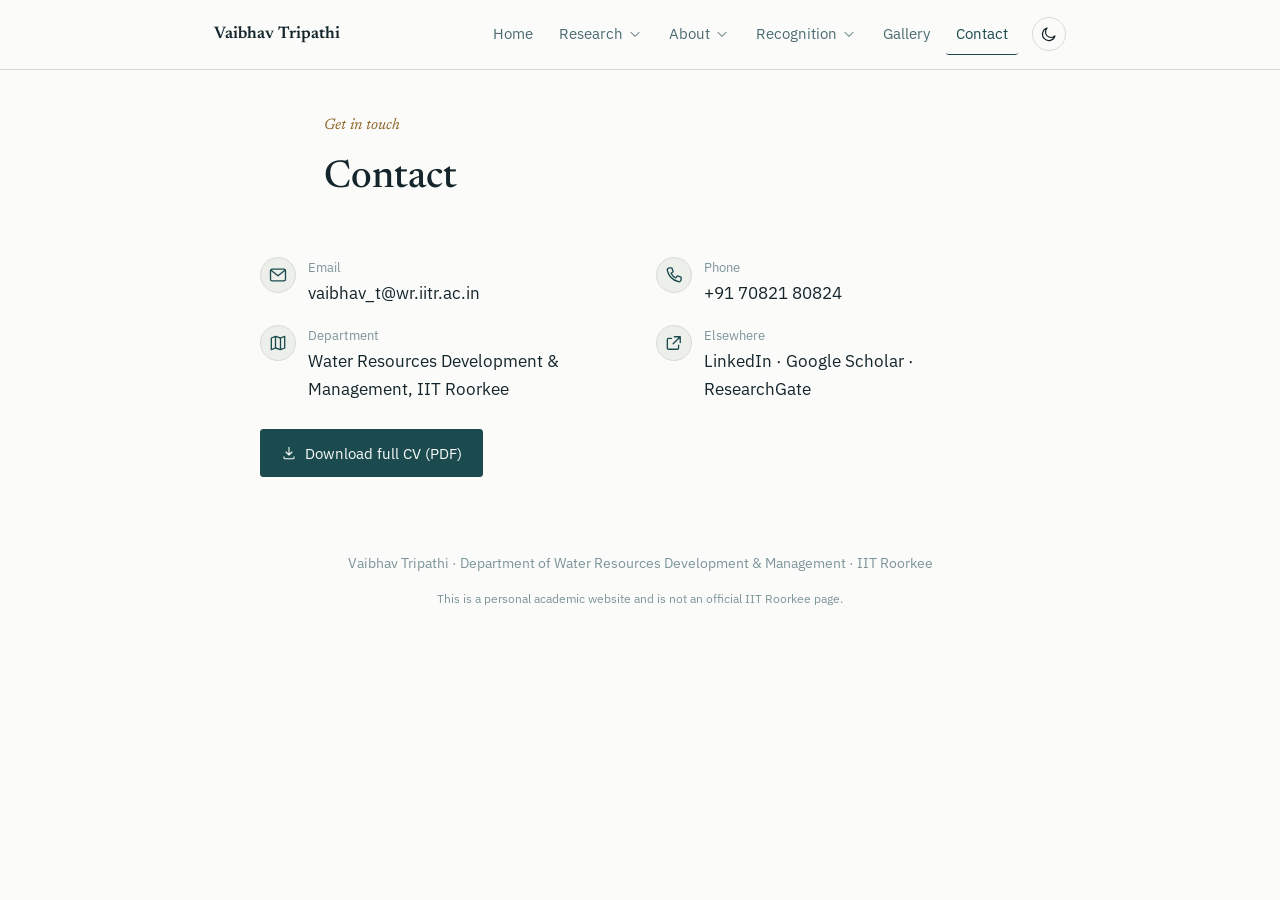
<file: contact.html>
<!DOCTYPE html>
<html lang="en">
<head>
<meta charset="UTF-8">
<meta name="viewport" content="width=device-width, initial-scale=1.0">
<title>Contact — Vaibhav Tripathi</title>
<meta name="description" content="Contact details for Vaibhav Tripathi, PhD researcher at IIT Roorkee.">
<meta property="og:title" content="Contact — Vaibhav Tripathi">
<meta property="og:description" content="Contact details for Vaibhav Tripathi, PhD researcher at IIT Roorkee.">
<meta property="og:image" content="assets/img/profile.jpg">
<meta property="og:type" content="website">
<link rel="icon" href="data:,">
<link rel="preconnect" href="https://fonts.googleapis.com">
<link rel="preconnect" href="https://fonts.gstatic.com" crossorigin>
<link href="https://fonts.googleapis.com/css2?family=Newsreader:ital,opsz,wght@0,6..72,400;0,6..72,500;0,6..72,600;1,6..72,400;1,6..72,500&family=IBM+Plex+Sans:wght@400;500;600&display=swap" rel="stylesheet">
<link rel="stylesheet" href="assets/css/style.css">
<script>try{var t=localStorage.getItem("theme");if(t)document.documentElement.setAttribute("data-theme",t);}catch(e){}document.documentElement.className+=" js";</script>
</head>
<body>
<svg xmlns="http://www.w3.org/2000/svg" style="display:none">
<defs>

<symbol id="icon-mail" viewBox="0 0 24 24">
  <rect x="3" y="5" width="18" height="14" rx="2" fill="none" stroke="currentColor" stroke-width="1.6"/>
  <path d="M4 6.5 L12 13 L20 6.5" fill="none" stroke="currentColor" stroke-width="1.6" stroke-linecap="round" stroke-linejoin="round"/>
</symbol>

<symbol id="icon-phone" viewBox="0 0 24 24">
  <path d="M6.5 3.5 L9.5 3.5 L11 8 L8.5 9.8 C9.6 12.2 11.8 14.4 14.2 15.5 L16 13 L20.5 14.5 L20.5 17.5 C20.5 19.2 19 20.4 17.4 20 C10.8 18.4 5.6 13.2 4 6.6 C3.6 5 4.8 3.5 6.5 3.5 Z" fill="none" stroke="currentColor" stroke-width="1.6" stroke-linejoin="round"/>
</symbol>

<symbol id="icon-download" viewBox="0 0 24 24">
  <path d="M12 3.5 V14.5 M7.5 10.5 L12 15 L16.5 10.5" fill="none" stroke="currentColor" stroke-width="1.6" stroke-linecap="round" stroke-linejoin="round"/>
  <path d="M4.5 17.5 V19 C4.5 19.8 5.2 20.5 6 20.5 H18 C18.8 20.5 19.5 19.8 19.5 19 V17.5" fill="none" stroke="currentColor" stroke-width="1.6" stroke-linecap="round"/>
</symbol>

<symbol id="icon-external" viewBox="0 0 24 24">
  <path d="M9 6.5 H5.5 C4.7 6.5 4 7.2 4 8 V18 C4 18.8 4.7 19.5 5.5 19.5 H16 C16.8 19.5 17.5 18.8 17.5 18 V14.5" fill="none" stroke="currentColor" stroke-width="1.6" stroke-linecap="round" stroke-linejoin="round"/>
  <path d="M12.5 4.5 H19.5 V11.5 M19.5 4.5 L11 13" fill="none" stroke="currentColor" stroke-width="1.6" stroke-linecap="round" stroke-linejoin="round"/>
</symbol>

<symbol id="icon-cap" viewBox="0 0 24 24">
  <path d="M12 4.5 L21.5 9 L12 13.5 L2.5 9 Z" fill="none" stroke="currentColor" stroke-width="1.6" stroke-linejoin="round"/>
  <path d="M6.5 11 V15.5 C6.5 17 9 18.5 12 18.5 C15 18.5 17.5 17 17.5 15.5 V11" fill="none" stroke="currentColor" stroke-width="1.6" stroke-linecap="round"/>
  <path d="M21.5 9 V15" fill="none" stroke="currentColor" stroke-width="1.6" stroke-linecap="round"/>
</symbol>

<symbol id="icon-briefcase" viewBox="0 0 24 24">
  <rect x="3" y="7.5" width="18" height="12" rx="2" fill="none" stroke="currentColor" stroke-width="1.6"/>
  <path d="M8.5 7.5 V5.5 C8.5 4.7 9.2 4 10 4 H14 C14.8 4 15.5 4.7 15.5 5.5 V7.5" fill="none" stroke="currentColor" stroke-width="1.6" stroke-linejoin="round"/>
  <path d="M3 12.5 H21" stroke="currentColor" stroke-width="1.6"/>
</symbol>

<symbol id="icon-flask" viewBox="0 0 24 24">
  <path d="M10 3.5 H14 M10.5 4 V9.5 L5.5 18 C5 19 5.7 20 6.8 20 H17.2 C18.3 20 19 19 18.5 18 L13.5 9.5 V4" fill="none" stroke="currentColor" stroke-width="1.6" stroke-linecap="round" stroke-linejoin="round"/>
  <path d="M8 15 H16" stroke="currentColor" stroke-width="1.6" stroke-linecap="round"/>
</symbol>

<symbol id="icon-map" viewBox="0 0 24 24">
  <path d="M9 4 L4 6 V20 L9 18 L15 20 L20 18 V4 L15 6 L9 4 Z" fill="none" stroke="currentColor" stroke-width="1.6" stroke-linejoin="round"/>
  <path d="M9 4 V18 M15 6 V20" stroke="currentColor" stroke-width="1.6"/>
</symbol>

<symbol id="icon-users" viewBox="0 0 24 24">
  <circle cx="8.5" cy="8" r="3" fill="none" stroke="currentColor" stroke-width="1.6"/>
  <path d="M3 19 C3 15.5 5.5 13.5 8.5 13.5 C11.5 13.5 14 15.5 14 19" fill="none" stroke="currentColor" stroke-width="1.6" stroke-linecap="round"/>
  <circle cx="16.5" cy="9" r="2.3" fill="none" stroke="currentColor" stroke-width="1.6"/>
  <path d="M14.5 13.8 C17 13.3 19.8 15 20.5 18" fill="none" stroke="currentColor" stroke-width="1.6" stroke-linecap="round"/>
</symbol>

<symbol id="icon-award" viewBox="0 0 24 24">
  <circle cx="12" cy="9" r="5.5" fill="none" stroke="currentColor" stroke-width="1.6"/>
  <path d="M9 13.5 L7.5 20.5 L12 18 L16.5 20.5 L15 13.5" fill="none" stroke="currentColor" stroke-width="1.6" stroke-linejoin="round"/>
</symbol>

<symbol id="icon-book" viewBox="0 0 24 24">
  <path d="M4 5.5 C4 4.7 4.7 4 5.5 4 H11 V19 H5.5 C4.7 19 4 19.7 4 20.5 V5.5 Z" fill="none" stroke="currentColor" stroke-width="1.6" stroke-linejoin="round"/>
  <path d="M20 5.5 C20 4.7 19.3 4 18.5 4 H13 V19 H18.5 C19.3 19 20 19.7 20 20.5 V5.5 Z" fill="none" stroke="currentColor" stroke-width="1.6" stroke-linejoin="round"/>
</symbol>

<symbol id="icon-calendar" viewBox="0 0 24 24">
  <rect x="3.5" y="5.5" width="17" height="15" rx="2" fill="none" stroke="currentColor" stroke-width="1.6"/>
  <path d="M3.5 10 H20.5 M8 3.5 V7 M16 3.5 V7" stroke="currentColor" stroke-width="1.6" stroke-linecap="round"/>
</symbol>

<symbol id="icon-droplet" viewBox="0 0 24 24">
  <path d="M12 3.5 C12 3.5 5.5 11 5.5 15.5 C5.5 19 8.4 21 12 21 C15.6 21 18.5 19 18.5 15.5 C18.5 11 12 3.5 12 3.5 Z" fill="none" stroke="currentColor" stroke-width="1.6" stroke-linejoin="round"/>
</symbol>

<symbol id="icon-chart" viewBox="0 0 24 24">
  <path d="M4 20 V4 M4 20 H20" stroke="currentColor" stroke-width="1.6" stroke-linecap="round"/>
  <path d="M7 16 L11 11 L14.5 13.5 L19.5 7" fill="none" stroke="currentColor" stroke-width="1.6" stroke-linecap="round" stroke-linejoin="round"/>
</symbol>

<symbol id="icon-image" viewBox="0 0 24 24">
  <rect x="3.5" y="4.5" width="17" height="15" rx="2" fill="none" stroke="currentColor" stroke-width="1.6"/>
  <circle cx="8.5" cy="9.5" r="1.7" fill="none" stroke="currentColor" stroke-width="1.6"/>
  <path d="M4 17 L9.5 12 L13.5 15.5 L16.5 13 L20.5 17" fill="none" stroke="currentColor" stroke-width="1.6" stroke-linejoin="round"/>
</symbol>

<symbol id="icon-globe" viewBox="0 0 24 24">
  <circle cx="12" cy="12" r="8.5" fill="none" stroke="currentColor" stroke-width="1.6"/>
  <path d="M3.5 12 H20.5 M12 3.5 C14.8 6.5 14.8 17.5 12 20.5 C9.2 17.5 9.2 6.5 12 3.5 Z" fill="none" stroke="currentColor" stroke-width="1.6"/>
</symbol>

<symbol id="icon-pin" viewBox="0 0 24 24">
  <path d="M12 21 C12 21 18.5 14.5 18.5 10 C18.5 6.4 15.6 3.5 12 3.5 C8.4 3.5 5.5 6.4 5.5 10 C5.5 14.5 12 21 12 21 Z" fill="none" stroke="currentColor" stroke-width="1.6" stroke-linejoin="round"/>
  <circle cx="12" cy="10" r="2.2" fill="none" stroke="currentColor" stroke-width="1.6"/>
</symbol>

<symbol id="icon-caret" viewBox="0 0 24 24">
  <path d="M6 9.5 L12 15.5 L18 9.5" fill="none" stroke="currentColor" stroke-width="1.8" stroke-linecap="round" stroke-linejoin="round"/>
</symbol>


<symbol id="icon-moon" viewBox="0 0 24 24">
  <path d="M20 14.5 A8.5 8.5 0 1 1 9.5 4 A6.8 6.8 0 0 0 20 14.5 Z" fill="none" stroke="currentColor" stroke-width="1.6" stroke-linejoin="round"/>
</symbol>

<symbol id="icon-sun" viewBox="0 0 24 24">
  <circle cx="12" cy="12" r="4" fill="none" stroke="currentColor" stroke-width="1.6"/>
  <path d="M12 3 V5 M12 19 V21 M3 12 H5 M19 12 H21 M5.6 5.6 L7 7 M17 17 L18.4 18.4 M5.6 18.4 L7 17 M17 7 L18.4 5.6" stroke="currentColor" stroke-width="1.6" stroke-linecap="round"/>
</symbol>

<symbol id="icon-github" viewBox="0 0 24 24">
  <path d="M12 3.2 C7.1 3.2 3.2 7.1 3.2 12 C3.2 15.9 5.7 19.2 9.2 20.3 C9.6 20.4 9.8 20.1 9.8 19.9 V18.4 C7.4 18.9 6.9 17.3 6.9 17.3 C6.5 16.3 5.9 16 5.9 16 C5.1 15.5 6 15.5 6 15.5 C6.9 15.6 7.4 16.4 7.4 16.4 C8.2 17.7 9.4 17.4 9.9 17.2 C10 16.6 10.2 16.2 10.5 16 C8.6 15.8 6.6 15.1 6.6 11.8 C6.6 10.9 6.9 10.1 7.5 9.5 C7.4 9.3 7.1 8.5 7.6 7.3 C7.6 7.3 8.3 7.1 9.8 8.1 C10.5 7.9 11.2 7.8 12 7.8 C12.8 7.8 13.5 7.9 14.2 8.1 C15.7 7.1 16.4 7.3 16.4 7.3 C16.9 8.5 16.6 9.3 16.5 9.5 C17.1 10.1 17.4 10.9 17.4 11.8 C17.4 15.1 15.4 15.8 13.5 16 C13.8 16.3 14.1 16.8 14.1 17.6 V19.9 C14.1 20.1 14.3 20.4 14.7 20.3 C18.3 19.2 20.8 15.9 20.8 12 C20.8 7.1 16.9 3.2 12 3.2 Z" fill="currentColor"/>
</symbol>

<symbol id="icon-flame" viewBox="0 0 24 24">
  <path d="M12 3 C12 6.5 8 8.5 8 13 C8 16.3 9.8 18.5 12 18.5 C14.2 18.5 16 16.3 16 13.5 C16 11.8 15.2 10.6 14.2 9.6 C14.2 11 13.4 11.8 12.6 11.8 C12.6 9 12.6 5.5 12 3 Z M12 21 C8.7 21 6 18 6 14 C6 9.5 10 8 10.5 4.5" fill="none" stroke="currentColor" stroke-width="1.6" stroke-linecap="round" stroke-linejoin="round"/>
</symbol>

</defs>
</svg>

<nav class="topnav">
  <div class="topnav-inner">
    <a href="index.html" class="brand">Vaibhav Tripathi</a>
    <button class="navtoggle" id="navToggle" aria-label="Toggle navigation" aria-expanded="false">
      <span></span><span></span><span></span>
    </button>
    <ul class="navlinks" id="navLinks">
      <li><a href="index.html" class="top">Home</a></li>
      <li class="navgroup">
        <button type="button" class="top" aria-expanded="false">Research <svg class="icon icon-sm caret"><use href="#icon-caret"/></svg></button>
        <ul class="dropdown">
          <li><a href="research.html">Research Domains</a></li>
          <li><a href="publications.html">Publications</a></li>
          <li><a href="conferences.html">Conferences & Workshops</a></li>
        </ul>
      </li>
      <li class="navgroup">
        <button type="button" class="top" aria-expanded="false">About <svg class="icon icon-sm caret"><use href="#icon-caret"/></svg></button>
        <ul class="dropdown">
          <li><a href="about.html">About</a></li>
          <li><a href="education.html">Education</a></li>
          <li><a href="experience.html">Experience</a></li>
        </ul>
      </li>
      <li class="navgroup">
        <button type="button" class="top" aria-expanded="false">Recognition <svg class="icon icon-sm caret"><use href="#icon-caret"/></svg></button>
        <ul class="dropdown">
          <li><a href="awards.html">Awards</a></li>
          <li><a href="leadership.html">Leadership</a></li>
        </ul>
      </li>
      <li><a href="gallery.html" class="top">Gallery</a></li>
      <li><a href="contact.html" class="top active">Contact</a></li>
      <li class="theme-li"><button type="button" class="themetoggle" id="themeToggle" aria-label="Switch between light and dark mode" title="Light / dark"><svg class="icon icon-moon-i"><use href="#icon-moon"/></svg><svg class="icon icon-sun-i"><use href="#icon-sun"/></svg></button></li>
    </ul>
  </div>
</nav>
<header class="pagehead">
  <p class="pagehead-eyebrow">Get in touch</p>
  <h1>Contact</h1>
  
</header>

<main>
<section class="no-border-top">
  <div class="section-inner">
    <div class="contact-grid">
      <div class="contact-card">
        <div class="icon-wrap"><svg class="icon icon-md"><use href="#icon-mail"/></svg></div>
        <div>
          <div class="contact-label">Email</div>
          <div class="contact-value"><a href="mailto:vaibhav_t@wr.iitr.ac.in">vaibhav_t@wr.iitr.ac.in</a></div>
        </div>
      </div>
      <div class="contact-card">
        <div class="icon-wrap"><svg class="icon icon-md"><use href="#icon-phone"/></svg></div>
        <div>
          <div class="contact-label">Phone</div>
          <div class="contact-value">+91 70821 80824</div>
        </div>
      </div>
      <div class="contact-card">
        <div class="icon-wrap"><svg class="icon icon-md"><use href="#icon-map"/></svg></div>
        <div>
          <div class="contact-label">Department</div>
          <div class="contact-value">Water Resources Development &amp; Management, IIT Roorkee</div>
        </div>
      </div>
      <div class="contact-card">
        <div class="icon-wrap"><svg class="icon icon-md"><use href="#icon-external"/></svg></div>
        <div>
          <div class="contact-label">Elsewhere</div>
          <div class="contact-value"><a href="https://www.linkedin.com/in/vaibhavtripathi08/" id="link-linkedin-2" target="_blank" rel="noopener">LinkedIn</a> &middot; <a href="https://scholar.google.com/citations?hl=en&amp;user=O1Bh_UwAAAAJ&amp;view_op=list_works&amp;sortby=pubdate" id="link-scholar-2" target="_blank" rel="noopener">Google Scholar</a> &middot; <a href="https://www.researchgate.net/profile/Vaibhav-Tripathi-12" id="link-researchgate-2" target="_blank" rel="noopener">ResearchGate</a></div>
        </div>
      </div>
    </div>
    <a class="cv-button" href="assets/files/Vaibhav_Tripathi_CV.pdf"><svg class="icon icon-sm"><use href="#icon-download"/></svg> Download full CV (PDF)</a>
  </div>
</section>
</main>
<footer>
  <p>Vaibhav Tripathi &middot; Department of Water Resources Development &amp; Management &middot; IIT Roorkee</p>
  <p class="footer-note">This is a personal academic website and is not an official IIT Roorkee page.</p>
</footer>

<script src="assets/js/main.js"></script>
</body>
</html>
</file>
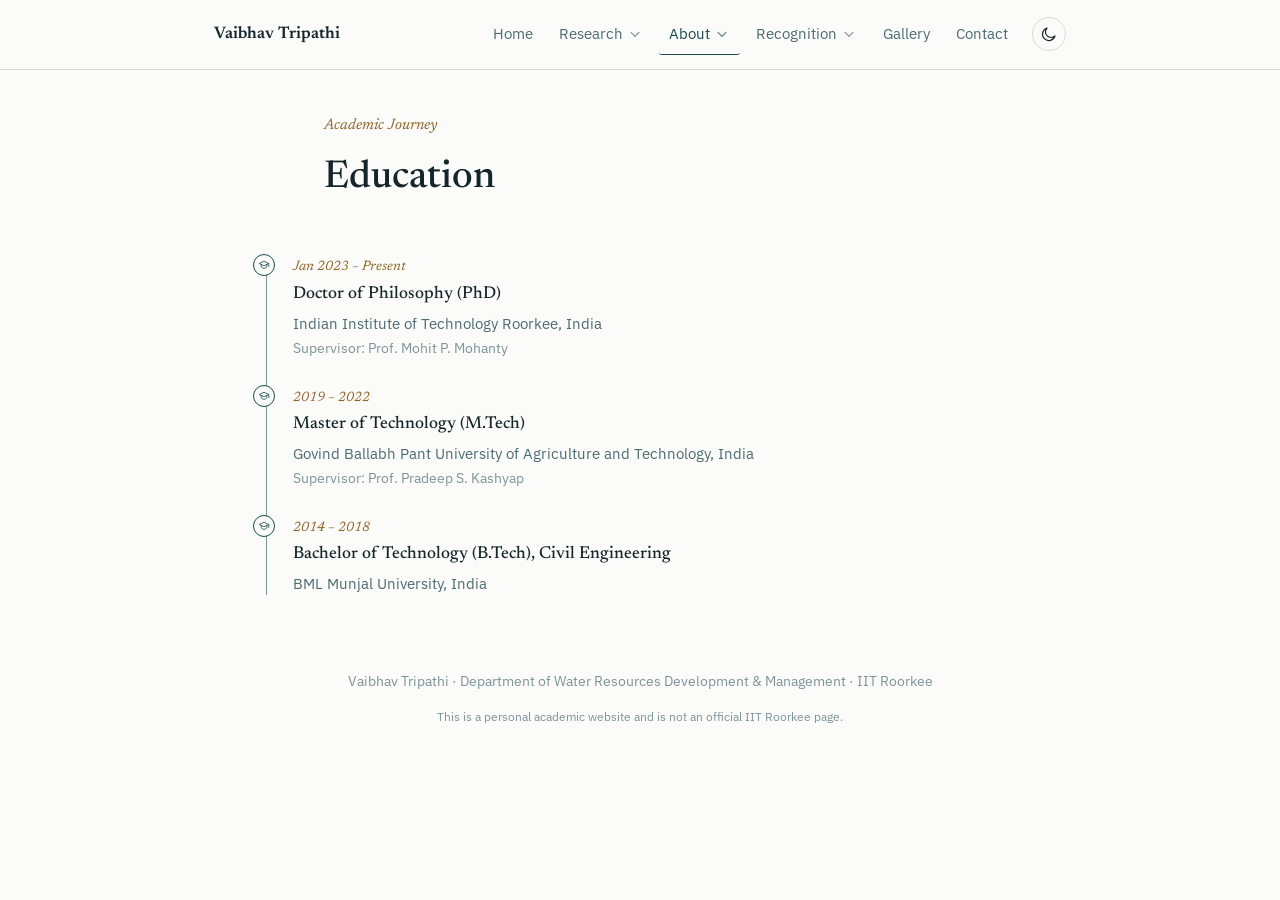
<file: education.html>
<!DOCTYPE html>
<html lang="en">
<head>
<meta charset="UTF-8">
<meta name="viewport" content="width=device-width, initial-scale=1.0">
<title>Education — Vaibhav Tripathi</title>
<meta name="description" content="Educational background of Vaibhav Tripathi.">
<meta property="og:title" content="Education — Vaibhav Tripathi">
<meta property="og:description" content="Educational background of Vaibhav Tripathi.">
<meta property="og:image" content="assets/img/profile.jpg">
<meta property="og:type" content="website">
<link rel="icon" href="data:,">
<link rel="preconnect" href="https://fonts.googleapis.com">
<link rel="preconnect" href="https://fonts.gstatic.com" crossorigin>
<link href="https://fonts.googleapis.com/css2?family=Newsreader:ital,opsz,wght@0,6..72,400;0,6..72,500;0,6..72,600;1,6..72,400;1,6..72,500&family=IBM+Plex+Sans:wght@400;500;600&display=swap" rel="stylesheet">
<link rel="stylesheet" href="assets/css/style.css">
<script>try{var t=localStorage.getItem("theme");if(t)document.documentElement.setAttribute("data-theme",t);}catch(e){}document.documentElement.className+=" js";</script>
</head>
<body>
<svg xmlns="http://www.w3.org/2000/svg" style="display:none">
<defs>

<symbol id="icon-mail" viewBox="0 0 24 24">
  <rect x="3" y="5" width="18" height="14" rx="2" fill="none" stroke="currentColor" stroke-width="1.6"/>
  <path d="M4 6.5 L12 13 L20 6.5" fill="none" stroke="currentColor" stroke-width="1.6" stroke-linecap="round" stroke-linejoin="round"/>
</symbol>

<symbol id="icon-phone" viewBox="0 0 24 24">
  <path d="M6.5 3.5 L9.5 3.5 L11 8 L8.5 9.8 C9.6 12.2 11.8 14.4 14.2 15.5 L16 13 L20.5 14.5 L20.5 17.5 C20.5 19.2 19 20.4 17.4 20 C10.8 18.4 5.6 13.2 4 6.6 C3.6 5 4.8 3.5 6.5 3.5 Z" fill="none" stroke="currentColor" stroke-width="1.6" stroke-linejoin="round"/>
</symbol>

<symbol id="icon-download" viewBox="0 0 24 24">
  <path d="M12 3.5 V14.5 M7.5 10.5 L12 15 L16.5 10.5" fill="none" stroke="currentColor" stroke-width="1.6" stroke-linecap="round" stroke-linejoin="round"/>
  <path d="M4.5 17.5 V19 C4.5 19.8 5.2 20.5 6 20.5 H18 C18.8 20.5 19.5 19.8 19.5 19 V17.5" fill="none" stroke="currentColor" stroke-width="1.6" stroke-linecap="round"/>
</symbol>

<symbol id="icon-external" viewBox="0 0 24 24">
  <path d="M9 6.5 H5.5 C4.7 6.5 4 7.2 4 8 V18 C4 18.8 4.7 19.5 5.5 19.5 H16 C16.8 19.5 17.5 18.8 17.5 18 V14.5" fill="none" stroke="currentColor" stroke-width="1.6" stroke-linecap="round" stroke-linejoin="round"/>
  <path d="M12.5 4.5 H19.5 V11.5 M19.5 4.5 L11 13" fill="none" stroke="currentColor" stroke-width="1.6" stroke-linecap="round" stroke-linejoin="round"/>
</symbol>

<symbol id="icon-cap" viewBox="0 0 24 24">
  <path d="M12 4.5 L21.5 9 L12 13.5 L2.5 9 Z" fill="none" stroke="currentColor" stroke-width="1.6" stroke-linejoin="round"/>
  <path d="M6.5 11 V15.5 C6.5 17 9 18.5 12 18.5 C15 18.5 17.5 17 17.5 15.5 V11" fill="none" stroke="currentColor" stroke-width="1.6" stroke-linecap="round"/>
  <path d="M21.5 9 V15" fill="none" stroke="currentColor" stroke-width="1.6" stroke-linecap="round"/>
</symbol>

<symbol id="icon-briefcase" viewBox="0 0 24 24">
  <rect x="3" y="7.5" width="18" height="12" rx="2" fill="none" stroke="currentColor" stroke-width="1.6"/>
  <path d="M8.5 7.5 V5.5 C8.5 4.7 9.2 4 10 4 H14 C14.8 4 15.5 4.7 15.5 5.5 V7.5" fill="none" stroke="currentColor" stroke-width="1.6" stroke-linejoin="round"/>
  <path d="M3 12.5 H21" stroke="currentColor" stroke-width="1.6"/>
</symbol>

<symbol id="icon-flask" viewBox="0 0 24 24">
  <path d="M10 3.5 H14 M10.5 4 V9.5 L5.5 18 C5 19 5.7 20 6.8 20 H17.2 C18.3 20 19 19 18.5 18 L13.5 9.5 V4" fill="none" stroke="currentColor" stroke-width="1.6" stroke-linecap="round" stroke-linejoin="round"/>
  <path d="M8 15 H16" stroke="currentColor" stroke-width="1.6" stroke-linecap="round"/>
</symbol>

<symbol id="icon-map" viewBox="0 0 24 24">
  <path d="M9 4 L4 6 V20 L9 18 L15 20 L20 18 V4 L15 6 L9 4 Z" fill="none" stroke="currentColor" stroke-width="1.6" stroke-linejoin="round"/>
  <path d="M9 4 V18 M15 6 V20" stroke="currentColor" stroke-width="1.6"/>
</symbol>

<symbol id="icon-users" viewBox="0 0 24 24">
  <circle cx="8.5" cy="8" r="3" fill="none" stroke="currentColor" stroke-width="1.6"/>
  <path d="M3 19 C3 15.5 5.5 13.5 8.5 13.5 C11.5 13.5 14 15.5 14 19" fill="none" stroke="currentColor" stroke-width="1.6" stroke-linecap="round"/>
  <circle cx="16.5" cy="9" r="2.3" fill="none" stroke="currentColor" stroke-width="1.6"/>
  <path d="M14.5 13.8 C17 13.3 19.8 15 20.5 18" fill="none" stroke="currentColor" stroke-width="1.6" stroke-linecap="round"/>
</symbol>

<symbol id="icon-award" viewBox="0 0 24 24">
  <circle cx="12" cy="9" r="5.5" fill="none" stroke="currentColor" stroke-width="1.6"/>
  <path d="M9 13.5 L7.5 20.5 L12 18 L16.5 20.5 L15 13.5" fill="none" stroke="currentColor" stroke-width="1.6" stroke-linejoin="round"/>
</symbol>

<symbol id="icon-book" viewBox="0 0 24 24">
  <path d="M4 5.5 C4 4.7 4.7 4 5.5 4 H11 V19 H5.5 C4.7 19 4 19.7 4 20.5 V5.5 Z" fill="none" stroke="currentColor" stroke-width="1.6" stroke-linejoin="round"/>
  <path d="M20 5.5 C20 4.7 19.3 4 18.5 4 H13 V19 H18.5 C19.3 19 20 19.7 20 20.5 V5.5 Z" fill="none" stroke="currentColor" stroke-width="1.6" stroke-linejoin="round"/>
</symbol>

<symbol id="icon-calendar" viewBox="0 0 24 24">
  <rect x="3.5" y="5.5" width="17" height="15" rx="2" fill="none" stroke="currentColor" stroke-width="1.6"/>
  <path d="M3.5 10 H20.5 M8 3.5 V7 M16 3.5 V7" stroke="currentColor" stroke-width="1.6" stroke-linecap="round"/>
</symbol>

<symbol id="icon-droplet" viewBox="0 0 24 24">
  <path d="M12 3.5 C12 3.5 5.5 11 5.5 15.5 C5.5 19 8.4 21 12 21 C15.6 21 18.5 19 18.5 15.5 C18.5 11 12 3.5 12 3.5 Z" fill="none" stroke="currentColor" stroke-width="1.6" stroke-linejoin="round"/>
</symbol>

<symbol id="icon-chart" viewBox="0 0 24 24">
  <path d="M4 20 V4 M4 20 H20" stroke="currentColor" stroke-width="1.6" stroke-linecap="round"/>
  <path d="M7 16 L11 11 L14.5 13.5 L19.5 7" fill="none" stroke="currentColor" stroke-width="1.6" stroke-linecap="round" stroke-linejoin="round"/>
</symbol>

<symbol id="icon-image" viewBox="0 0 24 24">
  <rect x="3.5" y="4.5" width="17" height="15" rx="2" fill="none" stroke="currentColor" stroke-width="1.6"/>
  <circle cx="8.5" cy="9.5" r="1.7" fill="none" stroke="currentColor" stroke-width="1.6"/>
  <path d="M4 17 L9.5 12 L13.5 15.5 L16.5 13 L20.5 17" fill="none" stroke="currentColor" stroke-width="1.6" stroke-linejoin="round"/>
</symbol>

<symbol id="icon-globe" viewBox="0 0 24 24">
  <circle cx="12" cy="12" r="8.5" fill="none" stroke="currentColor" stroke-width="1.6"/>
  <path d="M3.5 12 H20.5 M12 3.5 C14.8 6.5 14.8 17.5 12 20.5 C9.2 17.5 9.2 6.5 12 3.5 Z" fill="none" stroke="currentColor" stroke-width="1.6"/>
</symbol>

<symbol id="icon-pin" viewBox="0 0 24 24">
  <path d="M12 21 C12 21 18.5 14.5 18.5 10 C18.5 6.4 15.6 3.5 12 3.5 C8.4 3.5 5.5 6.4 5.5 10 C5.5 14.5 12 21 12 21 Z" fill="none" stroke="currentColor" stroke-width="1.6" stroke-linejoin="round"/>
  <circle cx="12" cy="10" r="2.2" fill="none" stroke="currentColor" stroke-width="1.6"/>
</symbol>

<symbol id="icon-caret" viewBox="0 0 24 24">
  <path d="M6 9.5 L12 15.5 L18 9.5" fill="none" stroke="currentColor" stroke-width="1.8" stroke-linecap="round" stroke-linejoin="round"/>
</symbol>


<symbol id="icon-moon" viewBox="0 0 24 24">
  <path d="M20 14.5 A8.5 8.5 0 1 1 9.5 4 A6.8 6.8 0 0 0 20 14.5 Z" fill="none" stroke="currentColor" stroke-width="1.6" stroke-linejoin="round"/>
</symbol>

<symbol id="icon-sun" viewBox="0 0 24 24">
  <circle cx="12" cy="12" r="4" fill="none" stroke="currentColor" stroke-width="1.6"/>
  <path d="M12 3 V5 M12 19 V21 M3 12 H5 M19 12 H21 M5.6 5.6 L7 7 M17 17 L18.4 18.4 M5.6 18.4 L7 17 M17 7 L18.4 5.6" stroke="currentColor" stroke-width="1.6" stroke-linecap="round"/>
</symbol>

<symbol id="icon-github" viewBox="0 0 24 24">
  <path d="M12 3.2 C7.1 3.2 3.2 7.1 3.2 12 C3.2 15.9 5.7 19.2 9.2 20.3 C9.6 20.4 9.8 20.1 9.8 19.9 V18.4 C7.4 18.9 6.9 17.3 6.9 17.3 C6.5 16.3 5.9 16 5.9 16 C5.1 15.5 6 15.5 6 15.5 C6.9 15.6 7.4 16.4 7.4 16.4 C8.2 17.7 9.4 17.4 9.9 17.2 C10 16.6 10.2 16.2 10.5 16 C8.6 15.8 6.6 15.1 6.6 11.8 C6.6 10.9 6.9 10.1 7.5 9.5 C7.4 9.3 7.1 8.5 7.6 7.3 C7.6 7.3 8.3 7.1 9.8 8.1 C10.5 7.9 11.2 7.8 12 7.8 C12.8 7.8 13.5 7.9 14.2 8.1 C15.7 7.1 16.4 7.3 16.4 7.3 C16.9 8.5 16.6 9.3 16.5 9.5 C17.1 10.1 17.4 10.9 17.4 11.8 C17.4 15.1 15.4 15.8 13.5 16 C13.8 16.3 14.1 16.8 14.1 17.6 V19.9 C14.1 20.1 14.3 20.4 14.7 20.3 C18.3 19.2 20.8 15.9 20.8 12 C20.8 7.1 16.9 3.2 12 3.2 Z" fill="currentColor"/>
</symbol>

<symbol id="icon-flame" viewBox="0 0 24 24">
  <path d="M12 3 C12 6.5 8 8.5 8 13 C8 16.3 9.8 18.5 12 18.5 C14.2 18.5 16 16.3 16 13.5 C16 11.8 15.2 10.6 14.2 9.6 C14.2 11 13.4 11.8 12.6 11.8 C12.6 9 12.6 5.5 12 3 Z M12 21 C8.7 21 6 18 6 14 C6 9.5 10 8 10.5 4.5" fill="none" stroke="currentColor" stroke-width="1.6" stroke-linecap="round" stroke-linejoin="round"/>
</symbol>

</defs>
</svg>

<nav class="topnav">
  <div class="topnav-inner">
    <a href="index.html" class="brand">Vaibhav Tripathi</a>
    <button class="navtoggle" id="navToggle" aria-label="Toggle navigation" aria-expanded="false">
      <span></span><span></span><span></span>
    </button>
    <ul class="navlinks" id="navLinks">
      <li><a href="index.html" class="top">Home</a></li>
      <li class="navgroup">
        <button type="button" class="top" aria-expanded="false">Research <svg class="icon icon-sm caret"><use href="#icon-caret"/></svg></button>
        <ul class="dropdown">
          <li><a href="research.html">Research Domains</a></li>
          <li><a href="publications.html">Publications</a></li>
          <li><a href="conferences.html">Conferences & Workshops</a></li>
        </ul>
      </li>
      <li class="navgroup">
        <button type="button" class="top active" aria-expanded="false">About <svg class="icon icon-sm caret"><use href="#icon-caret"/></svg></button>
        <ul class="dropdown">
          <li><a href="about.html">About</a></li>
          <li><a href="education.html" class="active">Education</a></li>
          <li><a href="experience.html">Experience</a></li>
        </ul>
      </li>
      <li class="navgroup">
        <button type="button" class="top" aria-expanded="false">Recognition <svg class="icon icon-sm caret"><use href="#icon-caret"/></svg></button>
        <ul class="dropdown">
          <li><a href="awards.html">Awards</a></li>
          <li><a href="leadership.html">Leadership</a></li>
        </ul>
      </li>
      <li><a href="gallery.html" class="top">Gallery</a></li>
      <li><a href="contact.html" class="top">Contact</a></li>
      <li class="theme-li"><button type="button" class="themetoggle" id="themeToggle" aria-label="Switch between light and dark mode" title="Light / dark"><svg class="icon icon-moon-i"><use href="#icon-moon"/></svg><svg class="icon icon-sun-i"><use href="#icon-sun"/></svg></button></li>
    </ul>
  </div>
</nav>
<header class="pagehead">
  <p class="pagehead-eyebrow">Academic Journey</p>
  <h1>Education</h1>
  
</header>

<main>
<section class="no-border-top">
  <div class="section-inner">
    <div class="timeline">
      <div class="timeline-item has-icon">
        <div class="timeline-icon"><svg class="icon"><use href="#icon-cap"/></svg></div>
        <div class="timeline-date">Jan 2023 &ndash; Present</div>
        <h3>Doctor of Philosophy (PhD)</h3>
        <div class="org">Indian Institute of Technology Roorkee, India</div>
        <div class="meta">Supervisor: Prof. Mohit P. Mohanty</div>
      </div>
      <div class="timeline-item has-icon">
        <div class="timeline-icon"><svg class="icon"><use href="#icon-cap"/></svg></div>
        <div class="timeline-date">2019 &ndash; 2022</div>
        <h3>Master of Technology (M.Tech)</h3>
        <div class="org">Govind Ballabh Pant University of Agriculture and Technology, India</div>
        <div class="meta">Supervisor: Prof. Pradeep S. Kashyap</div>
      </div>
      <div class="timeline-item has-icon">
        <div class="timeline-icon"><svg class="icon"><use href="#icon-cap"/></svg></div>
        <div class="timeline-date">2014 &ndash; 2018</div>
        <h3>Bachelor of Technology (B.Tech), Civil Engineering</h3>
        <div class="org">BML Munjal University, India</div>
      </div>
    </div>
  </div>
</section>
</main>
<footer>
  <p>Vaibhav Tripathi &middot; Department of Water Resources Development &amp; Management &middot; IIT Roorkee</p>
  <p class="footer-note">This is a personal academic website and is not an official IIT Roorkee page.</p>
</footer>

<script src="assets/js/main.js"></script>
</body>
</html>
</file>
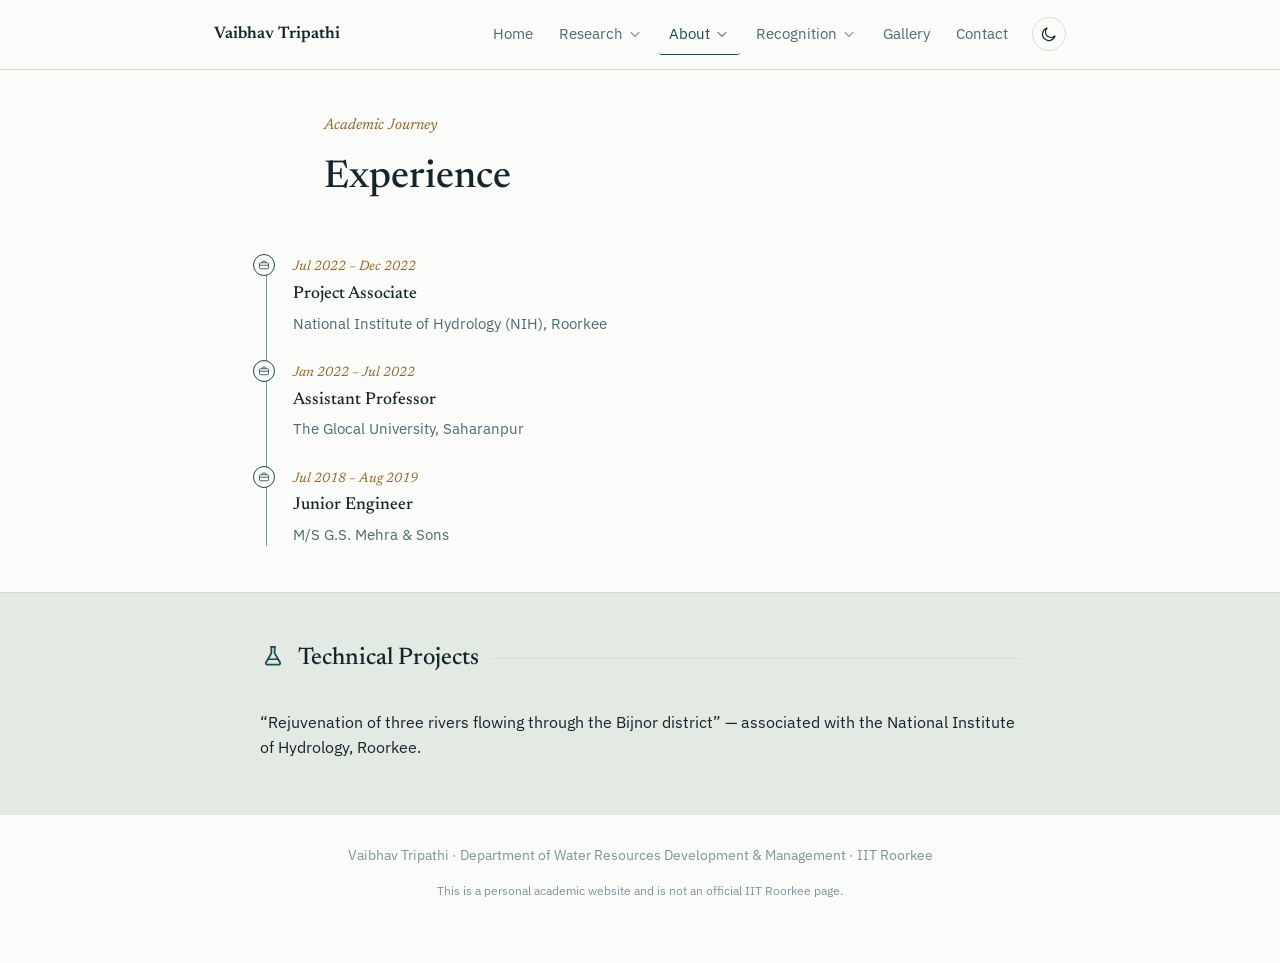
<file: experience.html>
<!DOCTYPE html>
<html lang="en">
<head>
<meta charset="UTF-8">
<meta name="viewport" content="width=device-width, initial-scale=1.0">
<title>Experience — Vaibhav Tripathi</title>
<meta name="description" content="Professional experience of Vaibhav Tripathi.">
<meta property="og:title" content="Experience — Vaibhav Tripathi">
<meta property="og:description" content="Professional experience of Vaibhav Tripathi.">
<meta property="og:image" content="assets/img/profile.jpg">
<meta property="og:type" content="website">
<link rel="icon" href="data:,">
<link rel="preconnect" href="https://fonts.googleapis.com">
<link rel="preconnect" href="https://fonts.gstatic.com" crossorigin>
<link href="https://fonts.googleapis.com/css2?family=Newsreader:ital,opsz,wght@0,6..72,400;0,6..72,500;0,6..72,600;1,6..72,400;1,6..72,500&family=IBM+Plex+Sans:wght@400;500;600&display=swap" rel="stylesheet">
<link rel="stylesheet" href="assets/css/style.css">
<script>try{var t=localStorage.getItem("theme");if(t)document.documentElement.setAttribute("data-theme",t);}catch(e){}document.documentElement.className+=" js";</script>
</head>
<body>
<svg xmlns="http://www.w3.org/2000/svg" style="display:none">
<defs>

<symbol id="icon-mail" viewBox="0 0 24 24">
  <rect x="3" y="5" width="18" height="14" rx="2" fill="none" stroke="currentColor" stroke-width="1.6"/>
  <path d="M4 6.5 L12 13 L20 6.5" fill="none" stroke="currentColor" stroke-width="1.6" stroke-linecap="round" stroke-linejoin="round"/>
</symbol>

<symbol id="icon-phone" viewBox="0 0 24 24">
  <path d="M6.5 3.5 L9.5 3.5 L11 8 L8.5 9.8 C9.6 12.2 11.8 14.4 14.2 15.5 L16 13 L20.5 14.5 L20.5 17.5 C20.5 19.2 19 20.4 17.4 20 C10.8 18.4 5.6 13.2 4 6.6 C3.6 5 4.8 3.5 6.5 3.5 Z" fill="none" stroke="currentColor" stroke-width="1.6" stroke-linejoin="round"/>
</symbol>

<symbol id="icon-download" viewBox="0 0 24 24">
  <path d="M12 3.5 V14.5 M7.5 10.5 L12 15 L16.5 10.5" fill="none" stroke="currentColor" stroke-width="1.6" stroke-linecap="round" stroke-linejoin="round"/>
  <path d="M4.5 17.5 V19 C4.5 19.8 5.2 20.5 6 20.5 H18 C18.8 20.5 19.5 19.8 19.5 19 V17.5" fill="none" stroke="currentColor" stroke-width="1.6" stroke-linecap="round"/>
</symbol>

<symbol id="icon-external" viewBox="0 0 24 24">
  <path d="M9 6.5 H5.5 C4.7 6.5 4 7.2 4 8 V18 C4 18.8 4.7 19.5 5.5 19.5 H16 C16.8 19.5 17.5 18.8 17.5 18 V14.5" fill="none" stroke="currentColor" stroke-width="1.6" stroke-linecap="round" stroke-linejoin="round"/>
  <path d="M12.5 4.5 H19.5 V11.5 M19.5 4.5 L11 13" fill="none" stroke="currentColor" stroke-width="1.6" stroke-linecap="round" stroke-linejoin="round"/>
</symbol>

<symbol id="icon-cap" viewBox="0 0 24 24">
  <path d="M12 4.5 L21.5 9 L12 13.5 L2.5 9 Z" fill="none" stroke="currentColor" stroke-width="1.6" stroke-linejoin="round"/>
  <path d="M6.5 11 V15.5 C6.5 17 9 18.5 12 18.5 C15 18.5 17.5 17 17.5 15.5 V11" fill="none" stroke="currentColor" stroke-width="1.6" stroke-linecap="round"/>
  <path d="M21.5 9 V15" fill="none" stroke="currentColor" stroke-width="1.6" stroke-linecap="round"/>
</symbol>

<symbol id="icon-briefcase" viewBox="0 0 24 24">
  <rect x="3" y="7.5" width="18" height="12" rx="2" fill="none" stroke="currentColor" stroke-width="1.6"/>
  <path d="M8.5 7.5 V5.5 C8.5 4.7 9.2 4 10 4 H14 C14.8 4 15.5 4.7 15.5 5.5 V7.5" fill="none" stroke="currentColor" stroke-width="1.6" stroke-linejoin="round"/>
  <path d="M3 12.5 H21" stroke="currentColor" stroke-width="1.6"/>
</symbol>

<symbol id="icon-flask" viewBox="0 0 24 24">
  <path d="M10 3.5 H14 M10.5 4 V9.5 L5.5 18 C5 19 5.7 20 6.8 20 H17.2 C18.3 20 19 19 18.5 18 L13.5 9.5 V4" fill="none" stroke="currentColor" stroke-width="1.6" stroke-linecap="round" stroke-linejoin="round"/>
  <path d="M8 15 H16" stroke="currentColor" stroke-width="1.6" stroke-linecap="round"/>
</symbol>

<symbol id="icon-map" viewBox="0 0 24 24">
  <path d="M9 4 L4 6 V20 L9 18 L15 20 L20 18 V4 L15 6 L9 4 Z" fill="none" stroke="currentColor" stroke-width="1.6" stroke-linejoin="round"/>
  <path d="M9 4 V18 M15 6 V20" stroke="currentColor" stroke-width="1.6"/>
</symbol>

<symbol id="icon-users" viewBox="0 0 24 24">
  <circle cx="8.5" cy="8" r="3" fill="none" stroke="currentColor" stroke-width="1.6"/>
  <path d="M3 19 C3 15.5 5.5 13.5 8.5 13.5 C11.5 13.5 14 15.5 14 19" fill="none" stroke="currentColor" stroke-width="1.6" stroke-linecap="round"/>
  <circle cx="16.5" cy="9" r="2.3" fill="none" stroke="currentColor" stroke-width="1.6"/>
  <path d="M14.5 13.8 C17 13.3 19.8 15 20.5 18" fill="none" stroke="currentColor" stroke-width="1.6" stroke-linecap="round"/>
</symbol>

<symbol id="icon-award" viewBox="0 0 24 24">
  <circle cx="12" cy="9" r="5.5" fill="none" stroke="currentColor" stroke-width="1.6"/>
  <path d="M9 13.5 L7.5 20.5 L12 18 L16.5 20.5 L15 13.5" fill="none" stroke="currentColor" stroke-width="1.6" stroke-linejoin="round"/>
</symbol>

<symbol id="icon-book" viewBox="0 0 24 24">
  <path d="M4 5.5 C4 4.7 4.7 4 5.5 4 H11 V19 H5.5 C4.7 19 4 19.7 4 20.5 V5.5 Z" fill="none" stroke="currentColor" stroke-width="1.6" stroke-linejoin="round"/>
  <path d="M20 5.5 C20 4.7 19.3 4 18.5 4 H13 V19 H18.5 C19.3 19 20 19.7 20 20.5 V5.5 Z" fill="none" stroke="currentColor" stroke-width="1.6" stroke-linejoin="round"/>
</symbol>

<symbol id="icon-calendar" viewBox="0 0 24 24">
  <rect x="3.5" y="5.5" width="17" height="15" rx="2" fill="none" stroke="currentColor" stroke-width="1.6"/>
  <path d="M3.5 10 H20.5 M8 3.5 V7 M16 3.5 V7" stroke="currentColor" stroke-width="1.6" stroke-linecap="round"/>
</symbol>

<symbol id="icon-droplet" viewBox="0 0 24 24">
  <path d="M12 3.5 C12 3.5 5.5 11 5.5 15.5 C5.5 19 8.4 21 12 21 C15.6 21 18.5 19 18.5 15.5 C18.5 11 12 3.5 12 3.5 Z" fill="none" stroke="currentColor" stroke-width="1.6" stroke-linejoin="round"/>
</symbol>

<symbol id="icon-chart" viewBox="0 0 24 24">
  <path d="M4 20 V4 M4 20 H20" stroke="currentColor" stroke-width="1.6" stroke-linecap="round"/>
  <path d="M7 16 L11 11 L14.5 13.5 L19.5 7" fill="none" stroke="currentColor" stroke-width="1.6" stroke-linecap="round" stroke-linejoin="round"/>
</symbol>

<symbol id="icon-image" viewBox="0 0 24 24">
  <rect x="3.5" y="4.5" width="17" height="15" rx="2" fill="none" stroke="currentColor" stroke-width="1.6"/>
  <circle cx="8.5" cy="9.5" r="1.7" fill="none" stroke="currentColor" stroke-width="1.6"/>
  <path d="M4 17 L9.5 12 L13.5 15.5 L16.5 13 L20.5 17" fill="none" stroke="currentColor" stroke-width="1.6" stroke-linejoin="round"/>
</symbol>

<symbol id="icon-globe" viewBox="0 0 24 24">
  <circle cx="12" cy="12" r="8.5" fill="none" stroke="currentColor" stroke-width="1.6"/>
  <path d="M3.5 12 H20.5 M12 3.5 C14.8 6.5 14.8 17.5 12 20.5 C9.2 17.5 9.2 6.5 12 3.5 Z" fill="none" stroke="currentColor" stroke-width="1.6"/>
</symbol>

<symbol id="icon-pin" viewBox="0 0 24 24">
  <path d="M12 21 C12 21 18.5 14.5 18.5 10 C18.5 6.4 15.6 3.5 12 3.5 C8.4 3.5 5.5 6.4 5.5 10 C5.5 14.5 12 21 12 21 Z" fill="none" stroke="currentColor" stroke-width="1.6" stroke-linejoin="round"/>
  <circle cx="12" cy="10" r="2.2" fill="none" stroke="currentColor" stroke-width="1.6"/>
</symbol>

<symbol id="icon-caret" viewBox="0 0 24 24">
  <path d="M6 9.5 L12 15.5 L18 9.5" fill="none" stroke="currentColor" stroke-width="1.8" stroke-linecap="round" stroke-linejoin="round"/>
</symbol>


<symbol id="icon-moon" viewBox="0 0 24 24">
  <path d="M20 14.5 A8.5 8.5 0 1 1 9.5 4 A6.8 6.8 0 0 0 20 14.5 Z" fill="none" stroke="currentColor" stroke-width="1.6" stroke-linejoin="round"/>
</symbol>

<symbol id="icon-sun" viewBox="0 0 24 24">
  <circle cx="12" cy="12" r="4" fill="none" stroke="currentColor" stroke-width="1.6"/>
  <path d="M12 3 V5 M12 19 V21 M3 12 H5 M19 12 H21 M5.6 5.6 L7 7 M17 17 L18.4 18.4 M5.6 18.4 L7 17 M17 7 L18.4 5.6" stroke="currentColor" stroke-width="1.6" stroke-linecap="round"/>
</symbol>

<symbol id="icon-github" viewBox="0 0 24 24">
  <path d="M12 3.2 C7.1 3.2 3.2 7.1 3.2 12 C3.2 15.9 5.7 19.2 9.2 20.3 C9.6 20.4 9.8 20.1 9.8 19.9 V18.4 C7.4 18.9 6.9 17.3 6.9 17.3 C6.5 16.3 5.9 16 5.9 16 C5.1 15.5 6 15.5 6 15.5 C6.9 15.6 7.4 16.4 7.4 16.4 C8.2 17.7 9.4 17.4 9.9 17.2 C10 16.6 10.2 16.2 10.5 16 C8.6 15.8 6.6 15.1 6.6 11.8 C6.6 10.9 6.9 10.1 7.5 9.5 C7.4 9.3 7.1 8.5 7.6 7.3 C7.6 7.3 8.3 7.1 9.8 8.1 C10.5 7.9 11.2 7.8 12 7.8 C12.8 7.8 13.5 7.9 14.2 8.1 C15.7 7.1 16.4 7.3 16.4 7.3 C16.9 8.5 16.6 9.3 16.5 9.5 C17.1 10.1 17.4 10.9 17.4 11.8 C17.4 15.1 15.4 15.8 13.5 16 C13.8 16.3 14.1 16.8 14.1 17.6 V19.9 C14.1 20.1 14.3 20.4 14.7 20.3 C18.3 19.2 20.8 15.9 20.8 12 C20.8 7.1 16.9 3.2 12 3.2 Z" fill="currentColor"/>
</symbol>

<symbol id="icon-flame" viewBox="0 0 24 24">
  <path d="M12 3 C12 6.5 8 8.5 8 13 C8 16.3 9.8 18.5 12 18.5 C14.2 18.5 16 16.3 16 13.5 C16 11.8 15.2 10.6 14.2 9.6 C14.2 11 13.4 11.8 12.6 11.8 C12.6 9 12.6 5.5 12 3 Z M12 21 C8.7 21 6 18 6 14 C6 9.5 10 8 10.5 4.5" fill="none" stroke="currentColor" stroke-width="1.6" stroke-linecap="round" stroke-linejoin="round"/>
</symbol>

</defs>
</svg>

<nav class="topnav">
  <div class="topnav-inner">
    <a href="index.html" class="brand">Vaibhav Tripathi</a>
    <button class="navtoggle" id="navToggle" aria-label="Toggle navigation" aria-expanded="false">
      <span></span><span></span><span></span>
    </button>
    <ul class="navlinks" id="navLinks">
      <li><a href="index.html" class="top">Home</a></li>
      <li class="navgroup">
        <button type="button" class="top" aria-expanded="false">Research <svg class="icon icon-sm caret"><use href="#icon-caret"/></svg></button>
        <ul class="dropdown">
          <li><a href="research.html">Research Domains</a></li>
          <li><a href="publications.html">Publications</a></li>
          <li><a href="conferences.html">Conferences & Workshops</a></li>
        </ul>
      </li>
      <li class="navgroup">
        <button type="button" class="top active" aria-expanded="false">About <svg class="icon icon-sm caret"><use href="#icon-caret"/></svg></button>
        <ul class="dropdown">
          <li><a href="about.html">About</a></li>
          <li><a href="education.html">Education</a></li>
          <li><a href="experience.html" class="active">Experience</a></li>
        </ul>
      </li>
      <li class="navgroup">
        <button type="button" class="top" aria-expanded="false">Recognition <svg class="icon icon-sm caret"><use href="#icon-caret"/></svg></button>
        <ul class="dropdown">
          <li><a href="awards.html">Awards</a></li>
          <li><a href="leadership.html">Leadership</a></li>
        </ul>
      </li>
      <li><a href="gallery.html" class="top">Gallery</a></li>
      <li><a href="contact.html" class="top">Contact</a></li>
      <li class="theme-li"><button type="button" class="themetoggle" id="themeToggle" aria-label="Switch between light and dark mode" title="Light / dark"><svg class="icon icon-moon-i"><use href="#icon-moon"/></svg><svg class="icon icon-sun-i"><use href="#icon-sun"/></svg></button></li>
    </ul>
  </div>
</nav>
<header class="pagehead">
  <p class="pagehead-eyebrow">Academic Journey</p>
  <h1>Experience</h1>
  
</header>

<main>
<section class="no-border-top">
  <div class="section-inner">
    <div class="timeline">
      <div class="timeline-item has-icon">
        <div class="timeline-icon"><svg class="icon"><use href="#icon-briefcase"/></svg></div>
        <div class="timeline-date">Jul 2022 &ndash; Dec 2022</div>
        <h3>Project Associate</h3>
        <div class="org">National Institute of Hydrology (NIH), Roorkee</div>
      </div>
      <div class="timeline-item has-icon">
        <div class="timeline-icon"><svg class="icon"><use href="#icon-briefcase"/></svg></div>
        <div class="timeline-date">Jan 2022 &ndash; Jul 2022</div>
        <h3>Assistant Professor</h3>
        <div class="org">The Glocal University, Saharanpur</div>
      </div>
      <div class="timeline-item has-icon">
        <div class="timeline-icon"><svg class="icon"><use href="#icon-briefcase"/></svg></div>
        <div class="timeline-date">Jul 2018 &ndash; Aug 2019</div>
        <h3>Junior Engineer</h3>
        <div class="org">M/S G.S. Mehra &amp; Sons</div>
      </div>
    </div>
  </div>
</section>

<section id="projects" class="tint">
  <div class="section-inner">
    <div class="section-head"><span class="section-icon"><svg class="icon icon-lg"><use href="#icon-flask"/></svg></span><h2>Technical Projects</h2><div class="rule"></div></div>
    <ul class="plain-list">
      <li>&ldquo;Rejuvenation of three rivers flowing through the Bijnor district&rdquo; &mdash; associated with the National Institute of Hydrology, Roorkee.</li>
    </ul>
  </div>
</section>
</main>
<footer>
  <p>Vaibhav Tripathi &middot; Department of Water Resources Development &amp; Management &middot; IIT Roorkee</p>
  <p class="footer-note">This is a personal academic website and is not an official IIT Roorkee page.</p>
</footer>

<script src="assets/js/main.js"></script>
</body>
</html>
</file>
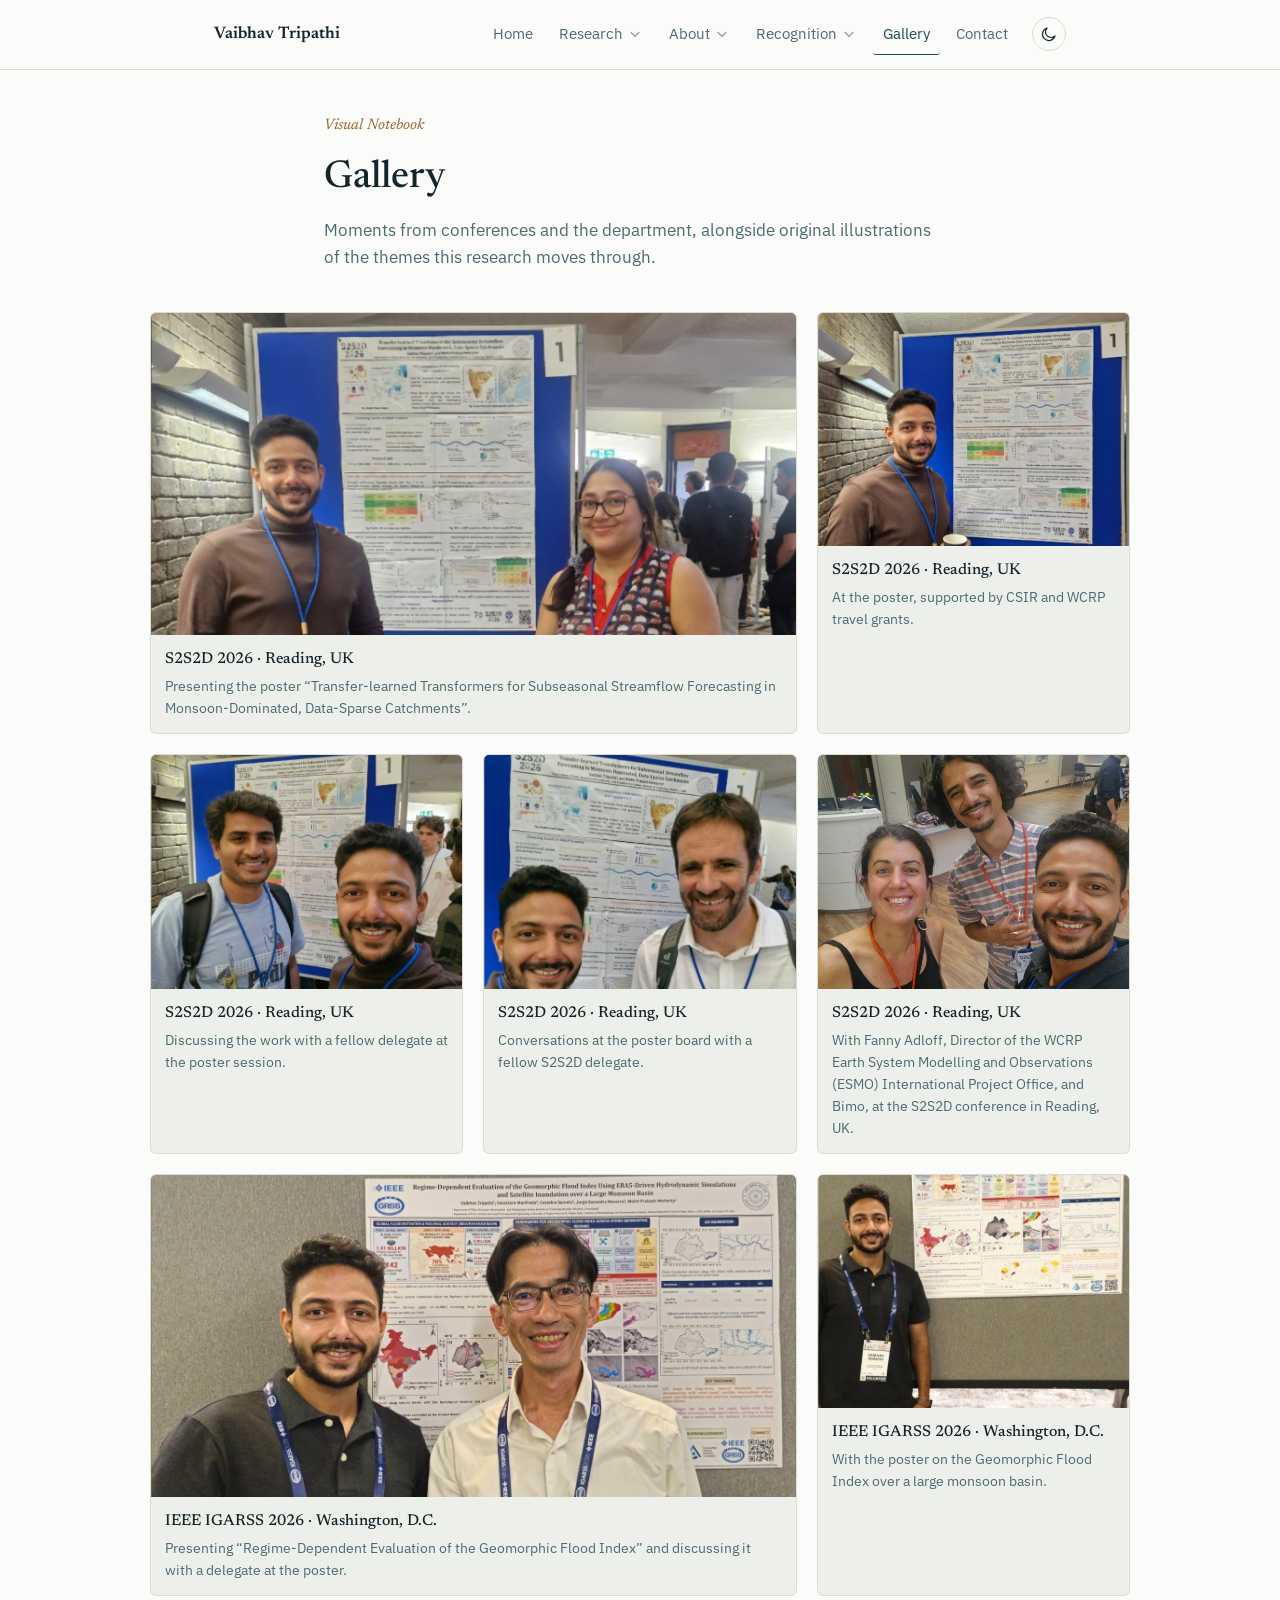
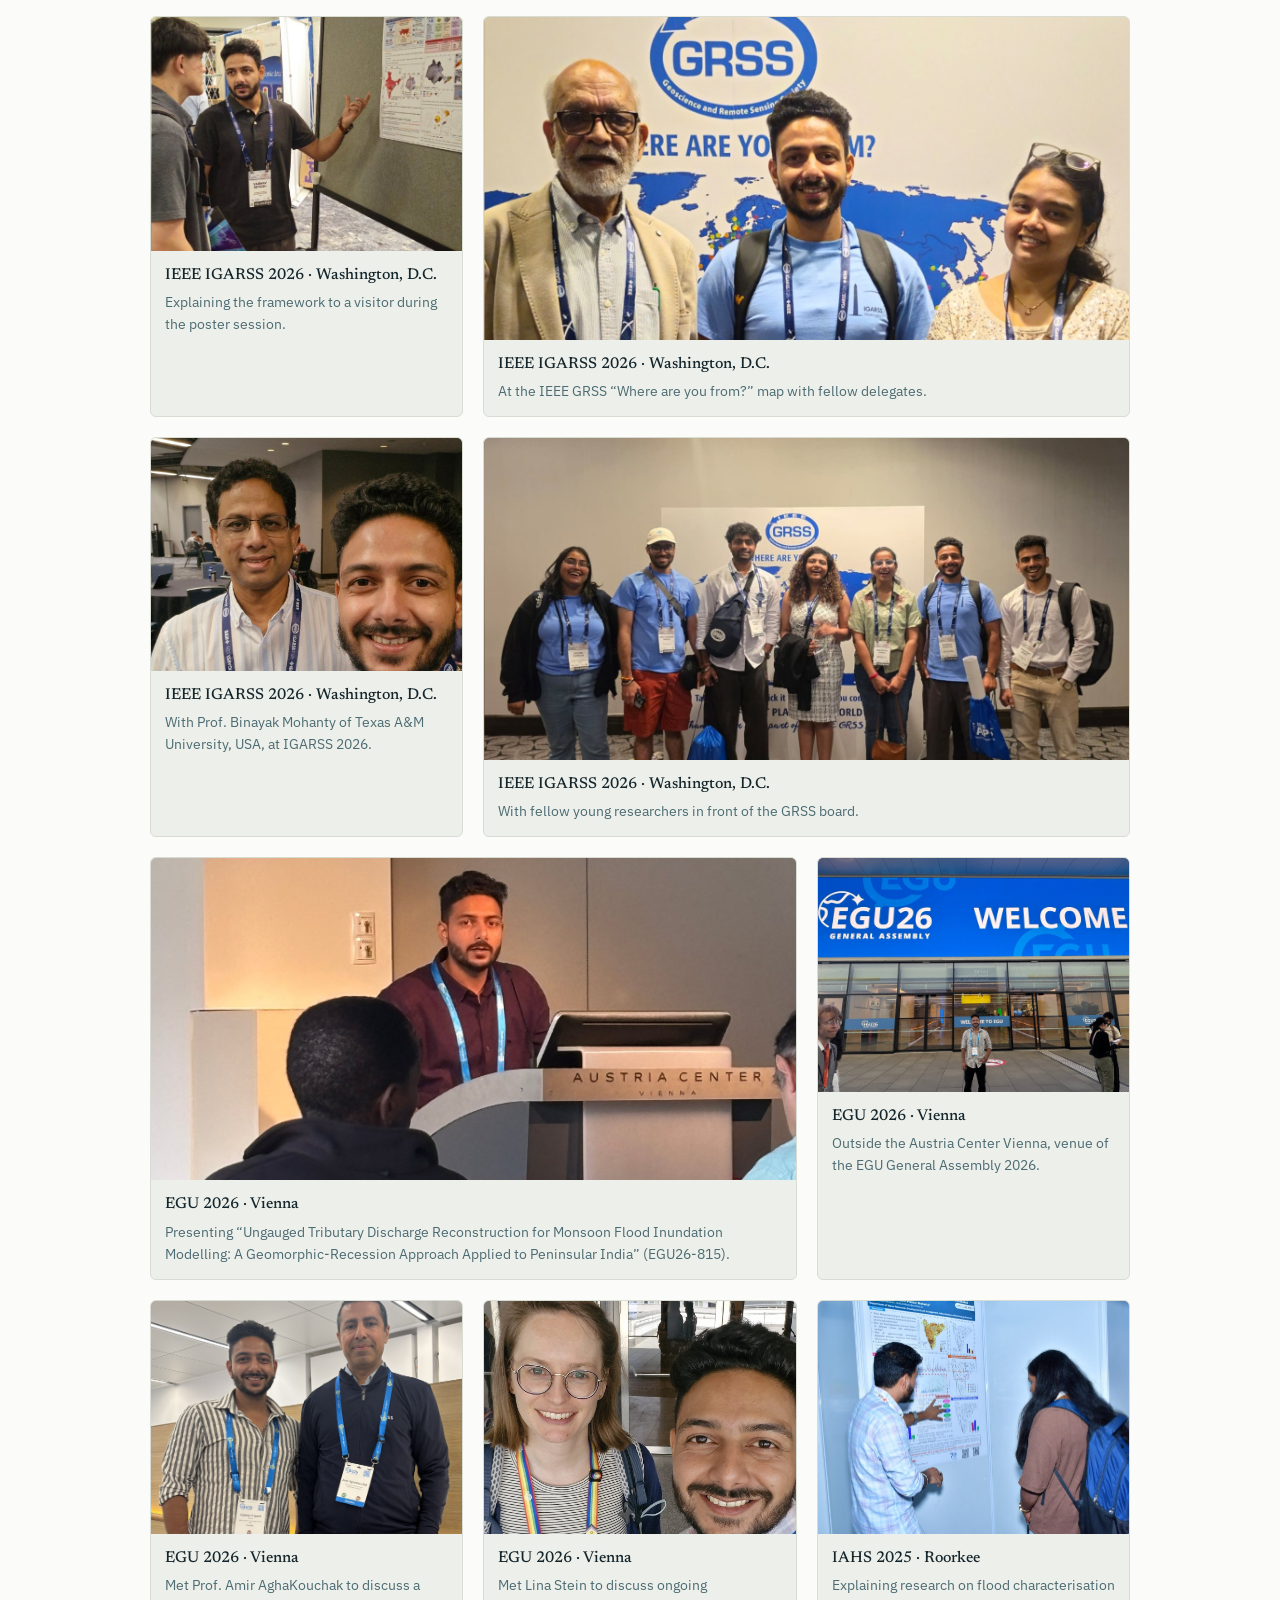
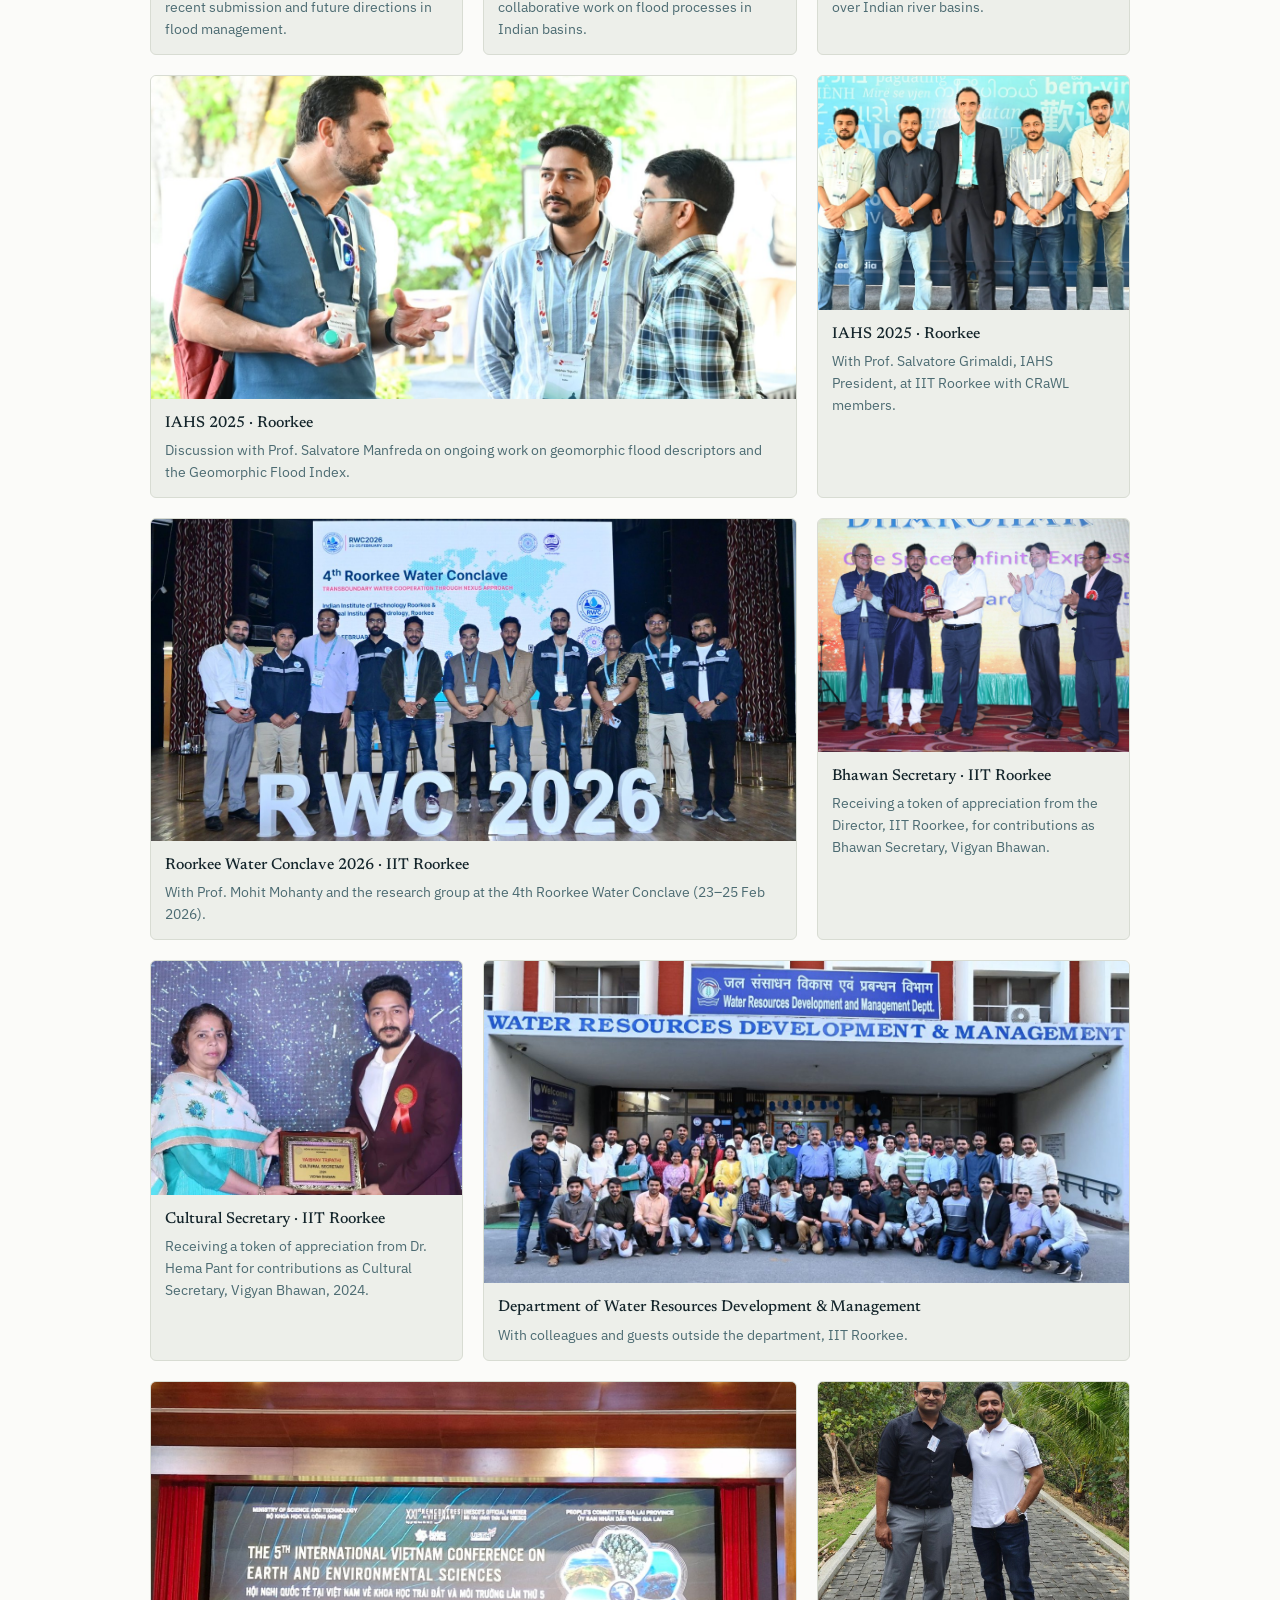
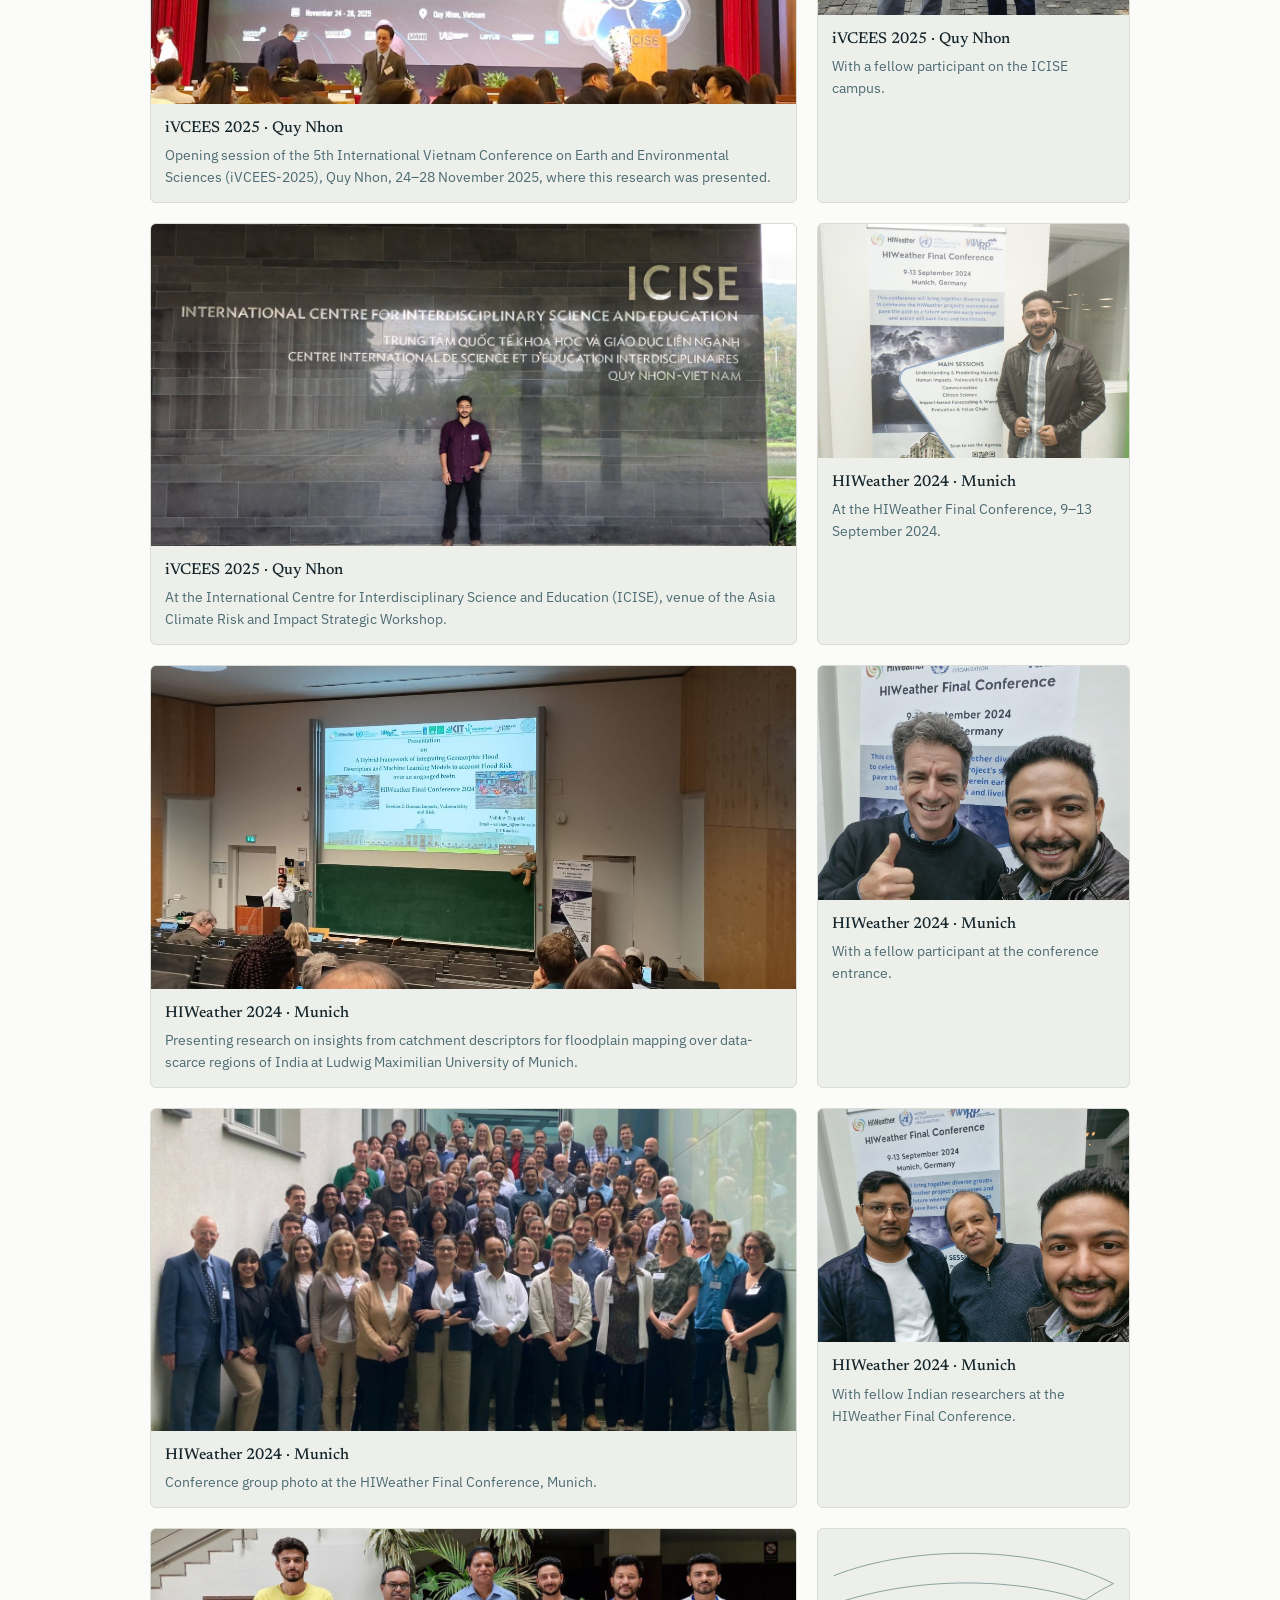
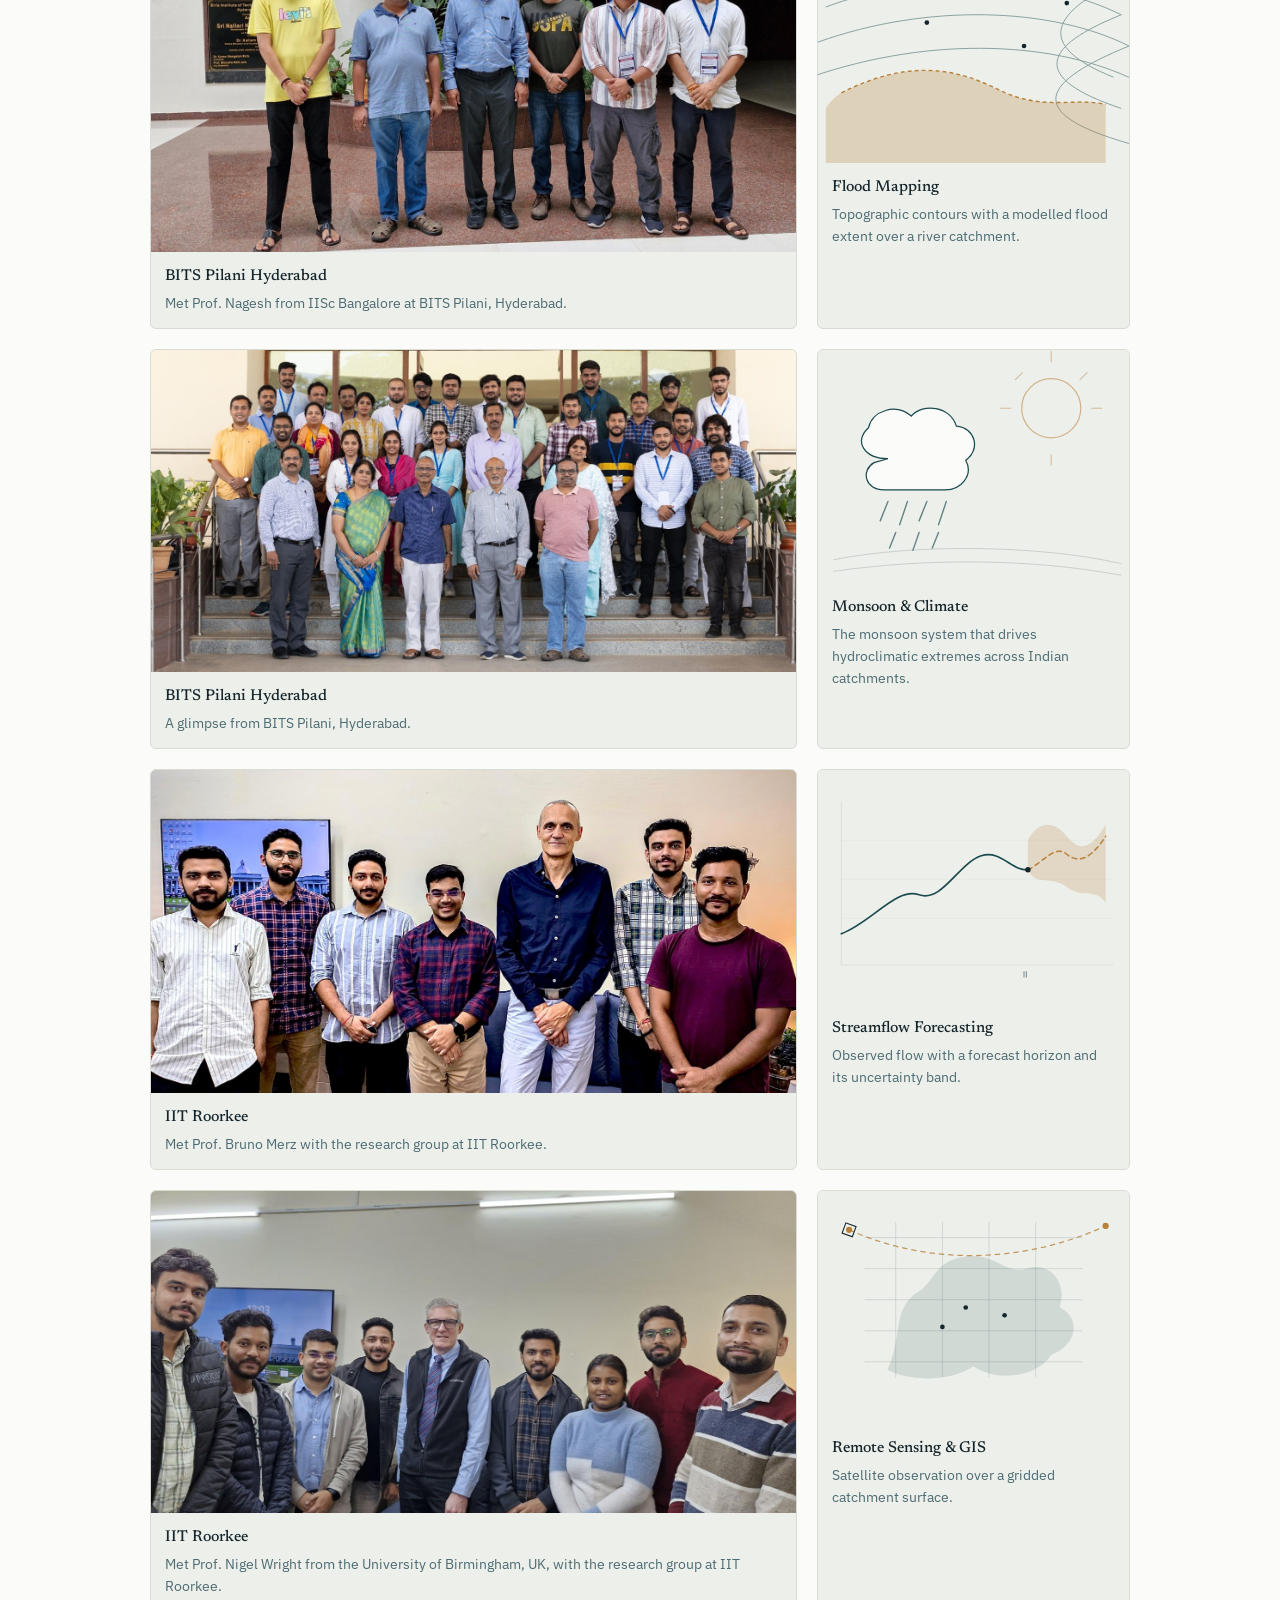
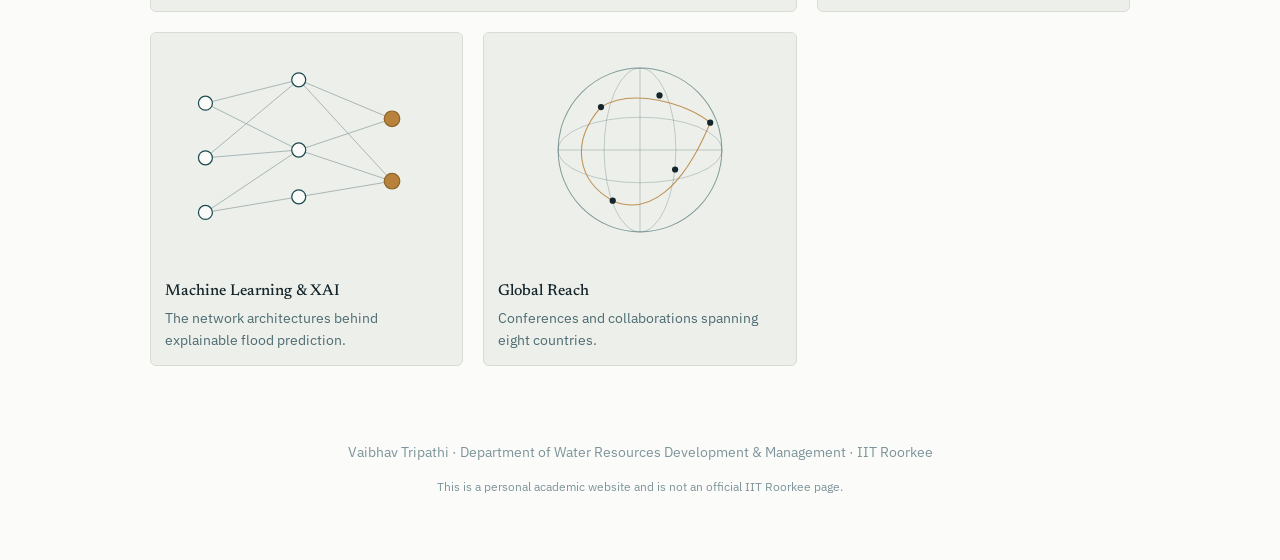
<file: gallery.html>
<!DOCTYPE html>
<html lang="en">
<head>
<meta charset="UTF-8">
<meta name="viewport" content="width=device-width, initial-scale=1.0">
<title>Gallery — Vaibhav Tripathi</title>
<meta name="description" content="A visual notebook of Vaibhav Tripathi's research themes in hydrology and water resources.">
<meta property="og:title" content="Gallery — Vaibhav Tripathi">
<meta property="og:description" content="A visual notebook of Vaibhav Tripathi's research themes in hydrology and water resources.">
<meta property="og:image" content="assets/img/profile.jpg">
<meta property="og:type" content="website">
<link rel="icon" href="data:,">
<link rel="preconnect" href="https://fonts.googleapis.com">
<link rel="preconnect" href="https://fonts.gstatic.com" crossorigin>
<link href="https://fonts.googleapis.com/css2?family=Newsreader:ital,opsz,wght@0,6..72,400;0,6..72,500;0,6..72,600;1,6..72,400;1,6..72,500&family=IBM+Plex+Sans:wght@400;500;600&display=swap" rel="stylesheet">
<link rel="stylesheet" href="assets/css/style.css">
<script>try{var t=localStorage.getItem("theme");if(t)document.documentElement.setAttribute("data-theme",t);}catch(e){}document.documentElement.className+=" js";</script>
</head>
<body>
<svg xmlns="http://www.w3.org/2000/svg" style="display:none">
<defs>

<symbol id="icon-mail" viewBox="0 0 24 24">
  <rect x="3" y="5" width="18" height="14" rx="2" fill="none" stroke="currentColor" stroke-width="1.6"/>
  <path d="M4 6.5 L12 13 L20 6.5" fill="none" stroke="currentColor" stroke-width="1.6" stroke-linecap="round" stroke-linejoin="round"/>
</symbol>

<symbol id="icon-phone" viewBox="0 0 24 24">
  <path d="M6.5 3.5 L9.5 3.5 L11 8 L8.5 9.8 C9.6 12.2 11.8 14.4 14.2 15.5 L16 13 L20.5 14.5 L20.5 17.5 C20.5 19.2 19 20.4 17.4 20 C10.8 18.4 5.6 13.2 4 6.6 C3.6 5 4.8 3.5 6.5 3.5 Z" fill="none" stroke="currentColor" stroke-width="1.6" stroke-linejoin="round"/>
</symbol>

<symbol id="icon-download" viewBox="0 0 24 24">
  <path d="M12 3.5 V14.5 M7.5 10.5 L12 15 L16.5 10.5" fill="none" stroke="currentColor" stroke-width="1.6" stroke-linecap="round" stroke-linejoin="round"/>
  <path d="M4.5 17.5 V19 C4.5 19.8 5.2 20.5 6 20.5 H18 C18.8 20.5 19.5 19.8 19.5 19 V17.5" fill="none" stroke="currentColor" stroke-width="1.6" stroke-linecap="round"/>
</symbol>

<symbol id="icon-external" viewBox="0 0 24 24">
  <path d="M9 6.5 H5.5 C4.7 6.5 4 7.2 4 8 V18 C4 18.8 4.7 19.5 5.5 19.5 H16 C16.8 19.5 17.5 18.8 17.5 18 V14.5" fill="none" stroke="currentColor" stroke-width="1.6" stroke-linecap="round" stroke-linejoin="round"/>
  <path d="M12.5 4.5 H19.5 V11.5 M19.5 4.5 L11 13" fill="none" stroke="currentColor" stroke-width="1.6" stroke-linecap="round" stroke-linejoin="round"/>
</symbol>

<symbol id="icon-cap" viewBox="0 0 24 24">
  <path d="M12 4.5 L21.5 9 L12 13.5 L2.5 9 Z" fill="none" stroke="currentColor" stroke-width="1.6" stroke-linejoin="round"/>
  <path d="M6.5 11 V15.5 C6.5 17 9 18.5 12 18.5 C15 18.5 17.5 17 17.5 15.5 V11" fill="none" stroke="currentColor" stroke-width="1.6" stroke-linecap="round"/>
  <path d="M21.5 9 V15" fill="none" stroke="currentColor" stroke-width="1.6" stroke-linecap="round"/>
</symbol>

<symbol id="icon-briefcase" viewBox="0 0 24 24">
  <rect x="3" y="7.5" width="18" height="12" rx="2" fill="none" stroke="currentColor" stroke-width="1.6"/>
  <path d="M8.5 7.5 V5.5 C8.5 4.7 9.2 4 10 4 H14 C14.8 4 15.5 4.7 15.5 5.5 V7.5" fill="none" stroke="currentColor" stroke-width="1.6" stroke-linejoin="round"/>
  <path d="M3 12.5 H21" stroke="currentColor" stroke-width="1.6"/>
</symbol>

<symbol id="icon-flask" viewBox="0 0 24 24">
  <path d="M10 3.5 H14 M10.5 4 V9.5 L5.5 18 C5 19 5.7 20 6.8 20 H17.2 C18.3 20 19 19 18.5 18 L13.5 9.5 V4" fill="none" stroke="currentColor" stroke-width="1.6" stroke-linecap="round" stroke-linejoin="round"/>
  <path d="M8 15 H16" stroke="currentColor" stroke-width="1.6" stroke-linecap="round"/>
</symbol>

<symbol id="icon-map" viewBox="0 0 24 24">
  <path d="M9 4 L4 6 V20 L9 18 L15 20 L20 18 V4 L15 6 L9 4 Z" fill="none" stroke="currentColor" stroke-width="1.6" stroke-linejoin="round"/>
  <path d="M9 4 V18 M15 6 V20" stroke="currentColor" stroke-width="1.6"/>
</symbol>

<symbol id="icon-users" viewBox="0 0 24 24">
  <circle cx="8.5" cy="8" r="3" fill="none" stroke="currentColor" stroke-width="1.6"/>
  <path d="M3 19 C3 15.5 5.5 13.5 8.5 13.5 C11.5 13.5 14 15.5 14 19" fill="none" stroke="currentColor" stroke-width="1.6" stroke-linecap="round"/>
  <circle cx="16.5" cy="9" r="2.3" fill="none" stroke="currentColor" stroke-width="1.6"/>
  <path d="M14.5 13.8 C17 13.3 19.8 15 20.5 18" fill="none" stroke="currentColor" stroke-width="1.6" stroke-linecap="round"/>
</symbol>

<symbol id="icon-award" viewBox="0 0 24 24">
  <circle cx="12" cy="9" r="5.5" fill="none" stroke="currentColor" stroke-width="1.6"/>
  <path d="M9 13.5 L7.5 20.5 L12 18 L16.5 20.5 L15 13.5" fill="none" stroke="currentColor" stroke-width="1.6" stroke-linejoin="round"/>
</symbol>

<symbol id="icon-book" viewBox="0 0 24 24">
  <path d="M4 5.5 C4 4.7 4.7 4 5.5 4 H11 V19 H5.5 C4.7 19 4 19.7 4 20.5 V5.5 Z" fill="none" stroke="currentColor" stroke-width="1.6" stroke-linejoin="round"/>
  <path d="M20 5.5 C20 4.7 19.3 4 18.5 4 H13 V19 H18.5 C19.3 19 20 19.7 20 20.5 V5.5 Z" fill="none" stroke="currentColor" stroke-width="1.6" stroke-linejoin="round"/>
</symbol>

<symbol id="icon-calendar" viewBox="0 0 24 24">
  <rect x="3.5" y="5.5" width="17" height="15" rx="2" fill="none" stroke="currentColor" stroke-width="1.6"/>
  <path d="M3.5 10 H20.5 M8 3.5 V7 M16 3.5 V7" stroke="currentColor" stroke-width="1.6" stroke-linecap="round"/>
</symbol>

<symbol id="icon-droplet" viewBox="0 0 24 24">
  <path d="M12 3.5 C12 3.5 5.5 11 5.5 15.5 C5.5 19 8.4 21 12 21 C15.6 21 18.5 19 18.5 15.5 C18.5 11 12 3.5 12 3.5 Z" fill="none" stroke="currentColor" stroke-width="1.6" stroke-linejoin="round"/>
</symbol>

<symbol id="icon-chart" viewBox="0 0 24 24">
  <path d="M4 20 V4 M4 20 H20" stroke="currentColor" stroke-width="1.6" stroke-linecap="round"/>
  <path d="M7 16 L11 11 L14.5 13.5 L19.5 7" fill="none" stroke="currentColor" stroke-width="1.6" stroke-linecap="round" stroke-linejoin="round"/>
</symbol>

<symbol id="icon-image" viewBox="0 0 24 24">
  <rect x="3.5" y="4.5" width="17" height="15" rx="2" fill="none" stroke="currentColor" stroke-width="1.6"/>
  <circle cx="8.5" cy="9.5" r="1.7" fill="none" stroke="currentColor" stroke-width="1.6"/>
  <path d="M4 17 L9.5 12 L13.5 15.5 L16.5 13 L20.5 17" fill="none" stroke="currentColor" stroke-width="1.6" stroke-linejoin="round"/>
</symbol>

<symbol id="icon-globe" viewBox="0 0 24 24">
  <circle cx="12" cy="12" r="8.5" fill="none" stroke="currentColor" stroke-width="1.6"/>
  <path d="M3.5 12 H20.5 M12 3.5 C14.8 6.5 14.8 17.5 12 20.5 C9.2 17.5 9.2 6.5 12 3.5 Z" fill="none" stroke="currentColor" stroke-width="1.6"/>
</symbol>

<symbol id="icon-pin" viewBox="0 0 24 24">
  <path d="M12 21 C12 21 18.5 14.5 18.5 10 C18.5 6.4 15.6 3.5 12 3.5 C8.4 3.5 5.5 6.4 5.5 10 C5.5 14.5 12 21 12 21 Z" fill="none" stroke="currentColor" stroke-width="1.6" stroke-linejoin="round"/>
  <circle cx="12" cy="10" r="2.2" fill="none" stroke="currentColor" stroke-width="1.6"/>
</symbol>

<symbol id="icon-caret" viewBox="0 0 24 24">
  <path d="M6 9.5 L12 15.5 L18 9.5" fill="none" stroke="currentColor" stroke-width="1.8" stroke-linecap="round" stroke-linejoin="round"/>
</symbol>


<symbol id="icon-moon" viewBox="0 0 24 24">
  <path d="M20 14.5 A8.5 8.5 0 1 1 9.5 4 A6.8 6.8 0 0 0 20 14.5 Z" fill="none" stroke="currentColor" stroke-width="1.6" stroke-linejoin="round"/>
</symbol>

<symbol id="icon-sun" viewBox="0 0 24 24">
  <circle cx="12" cy="12" r="4" fill="none" stroke="currentColor" stroke-width="1.6"/>
  <path d="M12 3 V5 M12 19 V21 M3 12 H5 M19 12 H21 M5.6 5.6 L7 7 M17 17 L18.4 18.4 M5.6 18.4 L7 17 M17 7 L18.4 5.6" stroke="currentColor" stroke-width="1.6" stroke-linecap="round"/>
</symbol>

<symbol id="icon-github" viewBox="0 0 24 24">
  <path d="M12 3.2 C7.1 3.2 3.2 7.1 3.2 12 C3.2 15.9 5.7 19.2 9.2 20.3 C9.6 20.4 9.8 20.1 9.8 19.9 V18.4 C7.4 18.9 6.9 17.3 6.9 17.3 C6.5 16.3 5.9 16 5.9 16 C5.1 15.5 6 15.5 6 15.5 C6.9 15.6 7.4 16.4 7.4 16.4 C8.2 17.7 9.4 17.4 9.9 17.2 C10 16.6 10.2 16.2 10.5 16 C8.6 15.8 6.6 15.1 6.6 11.8 C6.6 10.9 6.9 10.1 7.5 9.5 C7.4 9.3 7.1 8.5 7.6 7.3 C7.6 7.3 8.3 7.1 9.8 8.1 C10.5 7.9 11.2 7.8 12 7.8 C12.8 7.8 13.5 7.9 14.2 8.1 C15.7 7.1 16.4 7.3 16.4 7.3 C16.9 8.5 16.6 9.3 16.5 9.5 C17.1 10.1 17.4 10.9 17.4 11.8 C17.4 15.1 15.4 15.8 13.5 16 C13.8 16.3 14.1 16.8 14.1 17.6 V19.9 C14.1 20.1 14.3 20.4 14.7 20.3 C18.3 19.2 20.8 15.9 20.8 12 C20.8 7.1 16.9 3.2 12 3.2 Z" fill="currentColor"/>
</symbol>

<symbol id="icon-flame" viewBox="0 0 24 24">
  <path d="M12 3 C12 6.5 8 8.5 8 13 C8 16.3 9.8 18.5 12 18.5 C14.2 18.5 16 16.3 16 13.5 C16 11.8 15.2 10.6 14.2 9.6 C14.2 11 13.4 11.8 12.6 11.8 C12.6 9 12.6 5.5 12 3 Z M12 21 C8.7 21 6 18 6 14 C6 9.5 10 8 10.5 4.5" fill="none" stroke="currentColor" stroke-width="1.6" stroke-linecap="round" stroke-linejoin="round"/>
</symbol>

</defs>
</svg>

<nav class="topnav">
  <div class="topnav-inner">
    <a href="index.html" class="brand">Vaibhav Tripathi</a>
    <button class="navtoggle" id="navToggle" aria-label="Toggle navigation" aria-expanded="false">
      <span></span><span></span><span></span>
    </button>
    <ul class="navlinks" id="navLinks">
      <li><a href="index.html" class="top">Home</a></li>
      <li class="navgroup">
        <button type="button" class="top" aria-expanded="false">Research <svg class="icon icon-sm caret"><use href="#icon-caret"/></svg></button>
        <ul class="dropdown">
          <li><a href="research.html">Research Domains</a></li>
          <li><a href="publications.html">Publications</a></li>
          <li><a href="conferences.html">Conferences & Workshops</a></li>
        </ul>
      </li>
      <li class="navgroup">
        <button type="button" class="top" aria-expanded="false">About <svg class="icon icon-sm caret"><use href="#icon-caret"/></svg></button>
        <ul class="dropdown">
          <li><a href="about.html">About</a></li>
          <li><a href="education.html">Education</a></li>
          <li><a href="experience.html">Experience</a></li>
        </ul>
      </li>
      <li class="navgroup">
        <button type="button" class="top" aria-expanded="false">Recognition <svg class="icon icon-sm caret"><use href="#icon-caret"/></svg></button>
        <ul class="dropdown">
          <li><a href="awards.html">Awards</a></li>
          <li><a href="leadership.html">Leadership</a></li>
        </ul>
      </li>
      <li><a href="gallery.html" class="top active">Gallery</a></li>
      <li><a href="contact.html" class="top">Contact</a></li>
      <li class="theme-li"><button type="button" class="themetoggle" id="themeToggle" aria-label="Switch between light and dark mode" title="Light / dark"><svg class="icon icon-moon-i"><use href="#icon-moon"/></svg><svg class="icon icon-sun-i"><use href="#icon-sun"/></svg></button></li>
    </ul>
  </div>
</nav>
<header class="pagehead">
  <p class="pagehead-eyebrow">Visual Notebook</p>
  <h1>Gallery</h1>
  <p class="pagehead-blurb">Moments from conferences and the department, alongside original illustrations of the themes this research moves through.</p>
</header>

<main>
<section class="no-border-top">
  <div class="section-inner wide">
    <div class="gallery-grid">

      <figure class="gallery-tile photo-tile wide-tile">
        <img src="assets/img/photos/s2s2d-poster-wide.jpg" alt="Vaibhav Tripathi with a colleague at his S2S2D 2026 poster" loading="lazy">
        <figcaption class="gallery-caption"><h3>S2S2D 2026 &middot; Reading, UK</h3><p>Presenting the poster &ldquo;Transfer-learned Transformers for Subseasonal Streamflow Forecasting in Monsoon-Dominated, Data-Sparse Catchments&rdquo;.</p></figcaption>
      </figure>

      <figure class="gallery-tile photo-tile">
        <img src="assets/img/photos/s2s2d-poster-solo.jpg" alt="Vaibhav Tripathi at his S2S2D 2026 poster" loading="lazy">
        <figcaption class="gallery-caption"><h3>S2S2D 2026 &middot; Reading, UK</h3><p>At the poster, supported by CSIR and WCRP travel grants.</p></figcaption>
      </figure>

      <figure class="gallery-tile photo-tile">
        <img src="assets/img/photos/s2s2d-colleague.jpg" alt="Vaibhav Tripathi with a delegate at the S2S2D 2026 poster session" loading="lazy">
        <figcaption class="gallery-caption"><h3>S2S2D 2026 &middot; Reading, UK</h3><p>Discussing the work with a fellow delegate at the poster session.</p></figcaption>
      </figure>

      <figure class="gallery-tile photo-tile">
        <img src="assets/img/photos/s2s2d-delegate.jpg" alt="Vaibhav Tripathi with a delegate at the S2S2D 2026 poster" loading="lazy">
        <figcaption class="gallery-caption"><h3>S2S2D 2026 &middot; Reading, UK</h3><p>Conversations at the poster board with a fellow S2S2D delegate.</p></figcaption>
      </figure>

      <figure class="gallery-tile photo-tile">
        <img src="assets/img/photos/s2s2d-lobby.jpg" alt="Vaibhav Tripathi with Fanny Adloff of the WCRP ESMO International Project Office and Bimo at S2S2D 2026" loading="lazy">
        <figcaption class="gallery-caption"><h3>S2S2D 2026 &middot; Reading, UK</h3><p>With Fanny Adloff, Director of the WCRP Earth System Modelling and Observations (ESMO) International Project Office, and Bimo, at the S2S2D conference in Reading, UK.</p></figcaption>
      </figure>
      <figure class="gallery-tile photo-tile wide-tile">
        <img src="assets/img/photos/igarss-poster-wide.jpg" alt="Vaibhav Tripathi with a delegate at his IGARSS 2026 poster" loading="lazy">
        <figcaption class="gallery-caption"><h3>IEEE IGARSS 2026 &middot; Washington, D.C.</h3><p>Presenting &ldquo;Regime-Dependent Evaluation of the Geomorphic Flood Index&rdquo; and discussing it with a delegate at the poster.</p></figcaption>
      </figure>

      <figure class="gallery-tile photo-tile">
        <img src="assets/img/photos/igarss-poster-solo.jpg" alt="Vaibhav Tripathi at his IGARSS 2026 poster" loading="lazy">
        <figcaption class="gallery-caption"><h3>IEEE IGARSS 2026 &middot; Washington, D.C.</h3><p>With the poster on the Geomorphic Flood Index over a large monsoon basin.</p></figcaption>
      </figure>

      <figure class="gallery-tile photo-tile">
        <img src="assets/img/photos/igarss-discussion.jpg" alt="Vaibhav Tripathi explaining his poster at IGARSS 2026" loading="lazy">
        <figcaption class="gallery-caption"><h3>IEEE IGARSS 2026 &middot; Washington, D.C.</h3><p>Explaining the framework to a visitor during the poster session.</p></figcaption>
      </figure>

      <figure class="gallery-tile photo-tile wide-tile">
        <img src="assets/img/photos/igarss-grss-booth.jpg" alt="Vaibhav Tripathi with two delegates at the GRSS map board" loading="lazy">
        <figcaption class="gallery-caption"><h3>IEEE IGARSS 2026 &middot; Washington, D.C.</h3><p>At the IEEE GRSS &ldquo;Where are you from?&rdquo; map with fellow delegates.</p></figcaption>
      </figure>

      <figure class="gallery-tile photo-tile">
        <img src="assets/img/photos/igarss-selfie.jpg" alt="Vaibhav Tripathi with Prof. Binayak Mohanty of Texas A&amp;M University at IGARSS 2026" loading="lazy">
        <figcaption class="gallery-caption"><h3>IEEE IGARSS 2026 &middot; Washington, D.C.</h3><p>With Prof. Binayak Mohanty of Texas A&amp;M University, USA, at IGARSS 2026.</p></figcaption>
      </figure>

      <figure class="gallery-tile photo-tile wide-tile">
        <img src="assets/img/photos/igarss-group.jpg" alt="Group photo of young researchers at IGARSS 2026" loading="lazy">
        <figcaption class="gallery-caption"><h3>IEEE IGARSS 2026 &middot; Washington, D.C.</h3><p>With fellow young researchers in front of the GRSS board.</p></figcaption>
      </figure>

      <figure class="gallery-tile photo-tile wide-tile">
        <img src="assets/img/photos/egu-talk.jpg" alt="Vaibhav Tripathi presenting at the EGU General Assembly 2026 in Vienna" loading="lazy">
        <figcaption class="gallery-caption"><h3>EGU 2026 &middot; Vienna</h3><p>Presenting &ldquo;Ungauged Tributary Discharge Reconstruction for Monsoon Flood Inundation Modelling: A Geomorphic-Recession Approach Applied to Peninsular India&rdquo; (EGU26-815).</p></figcaption>
      </figure>

      <figure class="gallery-tile photo-tile">
        <img src="assets/img/photos/egu-welcome.jpg" alt="Vaibhav Tripathi at the EGU26 welcome entrance in Vienna" loading="lazy">
        <figcaption class="gallery-caption"><h3>EGU 2026 &middot; Vienna</h3><p>Outside the Austria Center Vienna, venue of the EGU General Assembly 2026.</p></figcaption>
      </figure>

      <figure class="gallery-tile photo-tile">
        <img src="assets/img/photos/egu-aghakouchak.jpg" alt="Vaibhav Tripathi with Prof. Amir AghaKouchak at EGU 2026" loading="lazy">
        <figcaption class="gallery-caption"><h3>EGU 2026 &middot; Vienna</h3><p>Met Prof. Amir AghaKouchak to discuss a recent submission and future directions in flood management.</p></figcaption>
      </figure>

      <figure class="gallery-tile photo-tile">
        <img src="assets/img/photos/egu-stein.jpg" alt="Vaibhav Tripathi with Lina Stein at EGU 2026" loading="lazy">
        <figcaption class="gallery-caption"><h3>EGU 2026 &middot; Vienna</h3><p>Met Lina Stein to discuss ongoing collaborative work on flood processes in Indian basins.</p></figcaption>
      </figure>

      <figure class="gallery-tile photo-tile wide-tile">
        <img src="assets/img/photos/iahs-manfreda.jpg" alt="Vaibhav Tripathi in discussion with Prof. Salvatore Manfreda at IAHS 2025, IIT Roorkee" loading="lazy">
        <figcaption class="gallery-caption"><h3>IAHS 2025 &middot; Roorkee</h3><p>Discussion with Prof. Salvatore Manfreda on ongoing work on geomorphic flood descriptors and the Geomorphic Flood Index.</p></figcaption>
      </figure>

      <figure class="gallery-tile photo-tile">
        <img src="assets/img/photos/iahs-poster.jpg" alt="Vaibhav Tripathi explaining his poster at the IAHS Scientific Assembly 2025" loading="lazy">
        <figcaption class="gallery-caption"><h3>IAHS 2025 &middot; Roorkee</h3><p>Explaining research on flood characterisation over Indian river basins.</p></figcaption>
      </figure>

      <figure class="gallery-tile photo-tile">
        <img src="assets/img/photos/iahs-guest.jpg" alt="Vaibhav Tripathi and CRaWL members with Prof. Salvatore Grimaldi, IAHS President, at IAHS 2025, IIT Roorkee" loading="lazy">
        <figcaption class="gallery-caption"><h3>IAHS 2025 &middot; Roorkee</h3><p>With Prof. Salvatore Grimaldi, IAHS President, at IIT Roorkee with CRaWL members.</p></figcaption>
      </figure>

      <figure class="gallery-tile photo-tile wide-tile">
        <img src="assets/img/photos/rwc-group.jpg" alt="Vaibhav Tripathi with Prof. Mohit Mohanty and the research group at the 4th Roorkee Water Conclave 2026" loading="lazy">
        <figcaption class="gallery-caption"><h3>Roorkee Water Conclave 2026 &middot; IIT Roorkee</h3><p>With Prof. Mohit Mohanty and the research group at the 4th Roorkee Water Conclave (23&ndash;25 Feb 2026).</p></figcaption>
      </figure>

      <figure class="gallery-tile photo-tile">
        <img src="assets/img/photos/bhawan-secretary.jpg" alt="Vaibhav Tripathi receiving a plaque of appreciation from the Director of IIT Roorkee as Bhawan Secretary, Vigyan Bhawan" loading="lazy">
        <figcaption class="gallery-caption"><h3>Bhawan Secretary &middot; IIT Roorkee</h3><p>Receiving a token of appreciation from the Director, IIT Roorkee, for contributions as Bhawan Secretary, Vigyan Bhawan.</p></figcaption>
      </figure>

      <figure class="gallery-tile photo-tile">
        <img src="assets/img/photos/cultural-secretary.jpg" alt="Vaibhav Tripathi receiving a plaque of appreciation from Dr. Hema Pant as Cultural Secretary, IIT Roorkee, 2024" loading="lazy">
        <figcaption class="gallery-caption"><h3>Cultural Secretary &middot; IIT Roorkee</h3><p>Receiving a token of appreciation from Dr. Hema Pant for contributions as Cultural Secretary, Vigyan Bhawan, 2024.</p></figcaption>
      </figure>

      <figure class="gallery-tile photo-tile wide-tile">
        <img src="assets/img/photos/wrdm-group.jpg" alt="Group photo in front of the Department of Water Resources Development and Management, IIT Roorkee" loading="lazy">
        <figcaption class="gallery-caption"><h3>Department of Water Resources Development &amp; Management</h3><p>With colleagues and guests outside the department, IIT Roorkee.</p></figcaption>
      </figure>


      <figure class="gallery-tile photo-tile wide-tile">
        <img src="assets/img/photos/ivcees-hall.jpg" alt="Opening screen of iVCEES-2025 in Quy Nhon" loading="lazy">
        <figcaption class="gallery-caption"><h3>iVCEES 2025 &middot; Quy Nhon</h3><p>Opening session of the 5th International Vietnam Conference on Earth and Environmental Sciences (iVCEES-2025), Quy Nhon, 24&ndash;28 November 2025, where this research was presented.</p></figcaption>
      </figure>

      <figure class="gallery-tile photo-tile wide-tile">
        <img src="assets/img/photos/ivcees-icise.jpg" alt="Vaibhav Tripathi in front of the ICISE sign in Quy Nhon" loading="lazy">
        <figcaption class="gallery-caption"><h3>iVCEES 2025 &middot; Quy Nhon</h3><p>At the International Centre for Interdisciplinary Science and Education (ICISE), venue of the Asia Climate Risk and Impact Strategic Workshop.</p></figcaption>
      </figure>

      <figure class="gallery-tile photo-tile">
        <img src="assets/img/photos/ivcees-path.jpg" alt="Vaibhav Tripathi with a fellow participant on the ICISE campus" loading="lazy">
        <figcaption class="gallery-caption"><h3>iVCEES 2025 &middot; Quy Nhon</h3><p>With a fellow participant on the ICISE campus.</p></figcaption>
      </figure>

      <figure class="gallery-tile photo-tile wide-tile">
        <img src="assets/img/photos/hiw-presenting.jpg" alt="Vaibhav Tripathi presenting at the HIWeather Final Conference 2024 in a lecture hall at LMU Munich" loading="lazy">
        <figcaption class="gallery-caption"><h3>HIWeather 2024 &middot; Munich</h3><p>Presenting research on insights from catchment descriptors for floodplain mapping over data-scarce regions of India at Ludwig Maximilian University of Munich.</p></figcaption>
      </figure>

      <figure class="gallery-tile photo-tile">
        <img src="assets/img/photos/hiw-banner.jpg" alt="Vaibhav Tripathi beside the HIWeather Final Conference banner" loading="lazy">
        <figcaption class="gallery-caption"><h3>HIWeather 2024 &middot; Munich</h3><p>At the HIWeather Final Conference, 9&ndash;13 September 2024.</p></figcaption>
      </figure>

      <figure class="gallery-tile photo-tile wide-tile">
        <img src="assets/img/photos/hiw-group.jpg" alt="Group photo of participants at the HIWeather Final Conference 2024" loading="lazy">
        <figcaption class="gallery-caption"><h3>HIWeather 2024 &middot; Munich</h3><p>Conference group photo at the HIWeather Final Conference, Munich.</p></figcaption>
      </figure>

      <figure class="gallery-tile photo-tile">
        <img src="assets/img/photos/hiw-thumbs.jpg" alt="Vaibhav Tripathi with a fellow participant at HIWeather 2024" loading="lazy">
        <figcaption class="gallery-caption"><h3>HIWeather 2024 &middot; Munich</h3><p>With a fellow participant at the conference entrance.</p></figcaption>
      </figure>

      <figure class="gallery-tile photo-tile">
        <img src="assets/img/photos/hiw-trio.jpg" alt="Vaibhav Tripathi with two fellow researchers at HIWeather 2024" loading="lazy">
        <figcaption class="gallery-caption"><h3>HIWeather 2024 &middot; Munich</h3><p>With fellow Indian researchers at the HIWeather Final Conference.</p></figcaption>
      </figure>

      <figure class="gallery-tile photo-tile wide-tile">
        <img src="assets/img/photos/bits-nagesh.jpg" alt="Vaibhav Tripathi with Prof. Nagesh from IISc Bangalore and others at BITS Pilani Hyderabad" loading="lazy">
        <figcaption class="gallery-caption"><h3>BITS Pilani Hyderabad</h3><p>Met Prof. Nagesh from IISc Bangalore at BITS Pilani, Hyderabad.</p></figcaption>
      </figure>

      <figure class="gallery-tile photo-tile wide-tile">
        <img src="assets/img/photos/bits-group.jpg" alt="Group photo on the steps at BITS Pilani Hyderabad" loading="lazy">
        <figcaption class="gallery-caption"><h3>BITS Pilani Hyderabad</h3><p>A glimpse from BITS Pilani, Hyderabad.</p></figcaption>
      </figure>

      <figure class="gallery-tile photo-tile wide-tile">
        <img src="assets/img/photos/merz-group.jpg" alt="Prof. Bruno Merz with Vaibhav Tripathi and the research group at IIT Roorkee" loading="lazy">
        <figcaption class="gallery-caption"><h3>IIT Roorkee</h3><p>Met Prof. Bruno Merz with the research group at IIT Roorkee.</p></figcaption>
      </figure>

      <figure class="gallery-tile photo-tile wide-tile">
        <img src="assets/img/photos/wright-group.jpg" alt="Prof. Nigel Wright with Vaibhav Tripathi and the research group at IIT Roorkee" loading="lazy">
        <figcaption class="gallery-caption"><h3>IIT Roorkee</h3><p>Met Prof. Nigel Wright from the University of Birmingham, UK, with the research group at IIT Roorkee.</p></figcaption>
      </figure>

      <div class="gallery-tile">
        <img src="assets/img/gallery/flood-mapping.svg" alt="Illustration of flood extent mapped over topographic contours" loading="lazy">
        <div class="gallery-caption"><h3>Flood Mapping</h3><p>Topographic contours with a modelled flood extent over a river catchment.</p></div>
      </div>

      <div class="gallery-tile">
        <img src="assets/img/gallery/monsoon-climate.svg" alt="Illustration of a monsoon cloud over hills with rainfall" loading="lazy">
        <div class="gallery-caption"><h3>Monsoon &amp; Climate</h3><p>The monsoon system that drives hydroclimatic extremes across Indian catchments.</p></div>
      </div>

      <div class="gallery-tile">
        <img src="assets/img/gallery/streamflow-forecast.svg" alt="Illustration of a streamflow forecast with an uncertainty band" loading="lazy">
        <div class="gallery-caption"><h3>Streamflow Forecasting</h3><p>Observed flow with a forecast horizon and its uncertainty band.</p></div>
      </div>

      <div class="gallery-tile">
        <img src="assets/img/gallery/remote-sensing.svg" alt="Illustration of a satellite overpass over a catchment grid" loading="lazy">
        <div class="gallery-caption"><h3>Remote Sensing &amp; GIS</h3><p>Satellite observation over a gridded catchment surface.</p></div>
      </div>

      <div class="gallery-tile">
        <img src="assets/img/gallery/machine-learning.svg" alt="Illustration of a neural network graph" loading="lazy">
        <div class="gallery-caption"><h3>Machine Learning &amp; XAI</h3><p>The network architectures behind explainable flood prediction.</p></div>
      </div>

      <div class="gallery-tile">
        <img src="assets/img/gallery/global-reach.svg" alt="Illustration of a globe with connected research sites" loading="lazy">
        <div class="gallery-caption"><h3>Global Reach</h3><p>Conferences and collaborations spanning eight countries.</p></div>
      </div>

    </div>
  </div>
</section>
</main>
<footer>
  <p>Vaibhav Tripathi &middot; Department of Water Resources Development &amp; Management &middot; IIT Roorkee</p>
  <p class="footer-note">This is a personal academic website and is not an official IIT Roorkee page.</p>
</footer>

<script src="assets/js/main.js"></script>
</body>
</html>
</file>
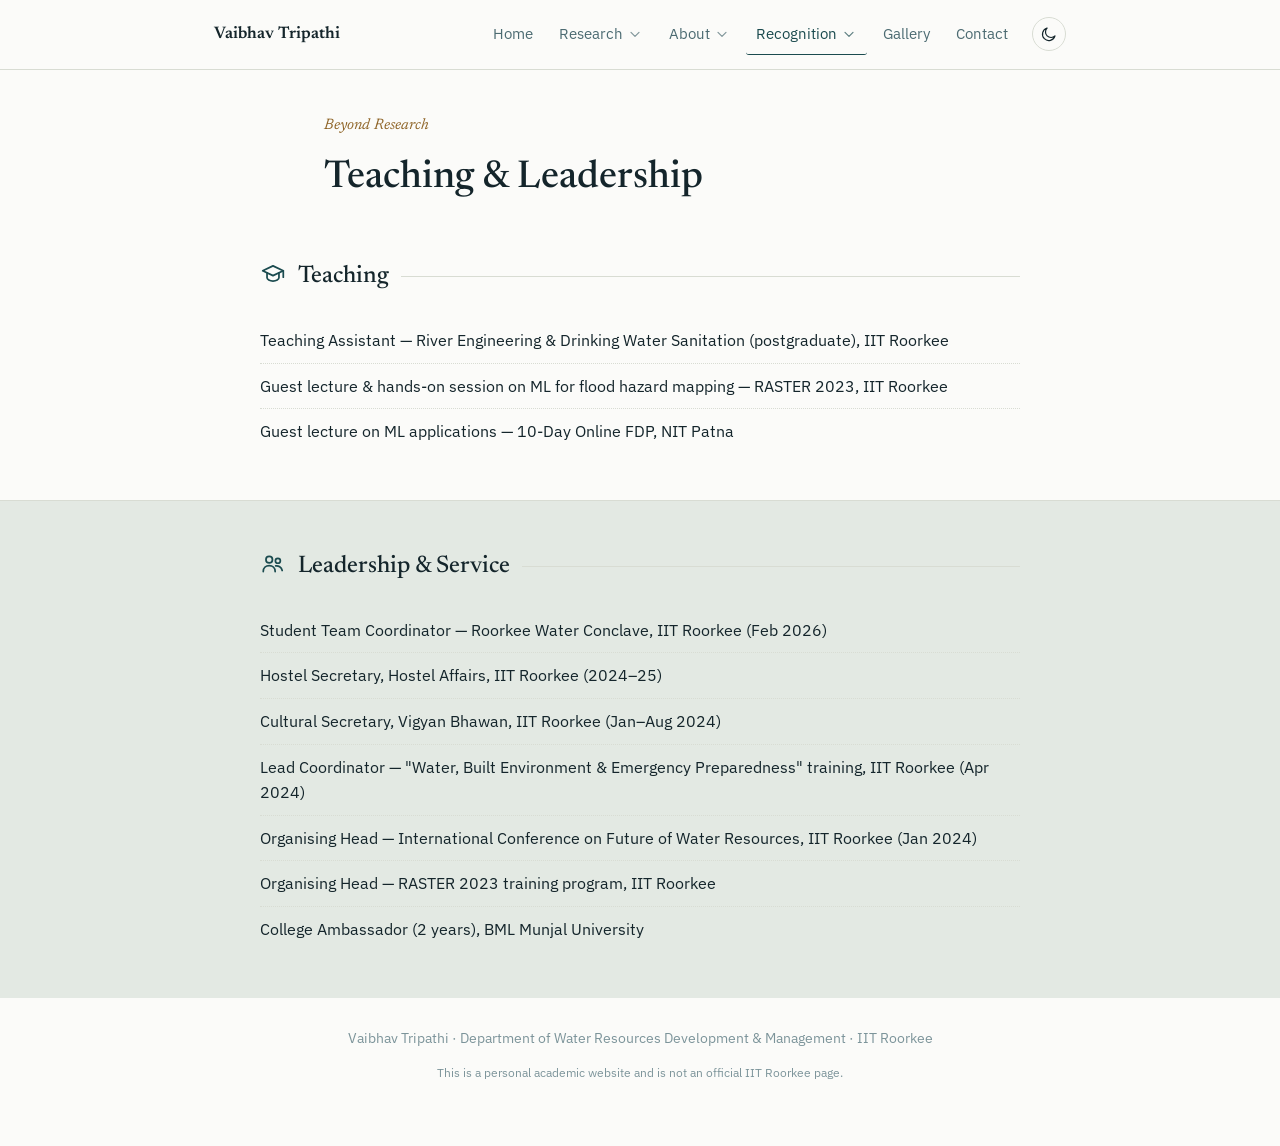
<file: leadership.html>
<!DOCTYPE html>
<html lang="en">
<head>
<meta charset="UTF-8">
<meta name="viewport" content="width=device-width, initial-scale=1.0">
<title>Teaching &amp; Leadership — Vaibhav Tripathi</title>
<meta name="description" content="Teaching assistantships and leadership roles held by Vaibhav Tripathi.">
<meta property="og:title" content="Teaching &amp; Leadership — Vaibhav Tripathi">
<meta property="og:description" content="Teaching assistantships and leadership roles held by Vaibhav Tripathi.">
<meta property="og:image" content="assets/img/profile.jpg">
<meta property="og:type" content="website">
<link rel="icon" href="data:,">
<link rel="preconnect" href="https://fonts.googleapis.com">
<link rel="preconnect" href="https://fonts.gstatic.com" crossorigin>
<link href="https://fonts.googleapis.com/css2?family=Newsreader:ital,opsz,wght@0,6..72,400;0,6..72,500;0,6..72,600;1,6..72,400;1,6..72,500&family=IBM+Plex+Sans:wght@400;500;600&display=swap" rel="stylesheet">
<link rel="stylesheet" href="assets/css/style.css">
<script>try{var t=localStorage.getItem("theme");if(t)document.documentElement.setAttribute("data-theme",t);}catch(e){}document.documentElement.className+=" js";</script>
</head>
<body>
<svg xmlns="http://www.w3.org/2000/svg" style="display:none">
<defs>

<symbol id="icon-mail" viewBox="0 0 24 24">
  <rect x="3" y="5" width="18" height="14" rx="2" fill="none" stroke="currentColor" stroke-width="1.6"/>
  <path d="M4 6.5 L12 13 L20 6.5" fill="none" stroke="currentColor" stroke-width="1.6" stroke-linecap="round" stroke-linejoin="round"/>
</symbol>

<symbol id="icon-phone" viewBox="0 0 24 24">
  <path d="M6.5 3.5 L9.5 3.5 L11 8 L8.5 9.8 C9.6 12.2 11.8 14.4 14.2 15.5 L16 13 L20.5 14.5 L20.5 17.5 C20.5 19.2 19 20.4 17.4 20 C10.8 18.4 5.6 13.2 4 6.6 C3.6 5 4.8 3.5 6.5 3.5 Z" fill="none" stroke="currentColor" stroke-width="1.6" stroke-linejoin="round"/>
</symbol>

<symbol id="icon-download" viewBox="0 0 24 24">
  <path d="M12 3.5 V14.5 M7.5 10.5 L12 15 L16.5 10.5" fill="none" stroke="currentColor" stroke-width="1.6" stroke-linecap="round" stroke-linejoin="round"/>
  <path d="M4.5 17.5 V19 C4.5 19.8 5.2 20.5 6 20.5 H18 C18.8 20.5 19.5 19.8 19.5 19 V17.5" fill="none" stroke="currentColor" stroke-width="1.6" stroke-linecap="round"/>
</symbol>

<symbol id="icon-external" viewBox="0 0 24 24">
  <path d="M9 6.5 H5.5 C4.7 6.5 4 7.2 4 8 V18 C4 18.8 4.7 19.5 5.5 19.5 H16 C16.8 19.5 17.5 18.8 17.5 18 V14.5" fill="none" stroke="currentColor" stroke-width="1.6" stroke-linecap="round" stroke-linejoin="round"/>
  <path d="M12.5 4.5 H19.5 V11.5 M19.5 4.5 L11 13" fill="none" stroke="currentColor" stroke-width="1.6" stroke-linecap="round" stroke-linejoin="round"/>
</symbol>

<symbol id="icon-cap" viewBox="0 0 24 24">
  <path d="M12 4.5 L21.5 9 L12 13.5 L2.5 9 Z" fill="none" stroke="currentColor" stroke-width="1.6" stroke-linejoin="round"/>
  <path d="M6.5 11 V15.5 C6.5 17 9 18.5 12 18.5 C15 18.5 17.5 17 17.5 15.5 V11" fill="none" stroke="currentColor" stroke-width="1.6" stroke-linecap="round"/>
  <path d="M21.5 9 V15" fill="none" stroke="currentColor" stroke-width="1.6" stroke-linecap="round"/>
</symbol>

<symbol id="icon-briefcase" viewBox="0 0 24 24">
  <rect x="3" y="7.5" width="18" height="12" rx="2" fill="none" stroke="currentColor" stroke-width="1.6"/>
  <path d="M8.5 7.5 V5.5 C8.5 4.7 9.2 4 10 4 H14 C14.8 4 15.5 4.7 15.5 5.5 V7.5" fill="none" stroke="currentColor" stroke-width="1.6" stroke-linejoin="round"/>
  <path d="M3 12.5 H21" stroke="currentColor" stroke-width="1.6"/>
</symbol>

<symbol id="icon-flask" viewBox="0 0 24 24">
  <path d="M10 3.5 H14 M10.5 4 V9.5 L5.5 18 C5 19 5.7 20 6.8 20 H17.2 C18.3 20 19 19 18.5 18 L13.5 9.5 V4" fill="none" stroke="currentColor" stroke-width="1.6" stroke-linecap="round" stroke-linejoin="round"/>
  <path d="M8 15 H16" stroke="currentColor" stroke-width="1.6" stroke-linecap="round"/>
</symbol>

<symbol id="icon-map" viewBox="0 0 24 24">
  <path d="M9 4 L4 6 V20 L9 18 L15 20 L20 18 V4 L15 6 L9 4 Z" fill="none" stroke="currentColor" stroke-width="1.6" stroke-linejoin="round"/>
  <path d="M9 4 V18 M15 6 V20" stroke="currentColor" stroke-width="1.6"/>
</symbol>

<symbol id="icon-users" viewBox="0 0 24 24">
  <circle cx="8.5" cy="8" r="3" fill="none" stroke="currentColor" stroke-width="1.6"/>
  <path d="M3 19 C3 15.5 5.5 13.5 8.5 13.5 C11.5 13.5 14 15.5 14 19" fill="none" stroke="currentColor" stroke-width="1.6" stroke-linecap="round"/>
  <circle cx="16.5" cy="9" r="2.3" fill="none" stroke="currentColor" stroke-width="1.6"/>
  <path d="M14.5 13.8 C17 13.3 19.8 15 20.5 18" fill="none" stroke="currentColor" stroke-width="1.6" stroke-linecap="round"/>
</symbol>

<symbol id="icon-award" viewBox="0 0 24 24">
  <circle cx="12" cy="9" r="5.5" fill="none" stroke="currentColor" stroke-width="1.6"/>
  <path d="M9 13.5 L7.5 20.5 L12 18 L16.5 20.5 L15 13.5" fill="none" stroke="currentColor" stroke-width="1.6" stroke-linejoin="round"/>
</symbol>

<symbol id="icon-book" viewBox="0 0 24 24">
  <path d="M4 5.5 C4 4.7 4.7 4 5.5 4 H11 V19 H5.5 C4.7 19 4 19.7 4 20.5 V5.5 Z" fill="none" stroke="currentColor" stroke-width="1.6" stroke-linejoin="round"/>
  <path d="M20 5.5 C20 4.7 19.3 4 18.5 4 H13 V19 H18.5 C19.3 19 20 19.7 20 20.5 V5.5 Z" fill="none" stroke="currentColor" stroke-width="1.6" stroke-linejoin="round"/>
</symbol>

<symbol id="icon-calendar" viewBox="0 0 24 24">
  <rect x="3.5" y="5.5" width="17" height="15" rx="2" fill="none" stroke="currentColor" stroke-width="1.6"/>
  <path d="M3.5 10 H20.5 M8 3.5 V7 M16 3.5 V7" stroke="currentColor" stroke-width="1.6" stroke-linecap="round"/>
</symbol>

<symbol id="icon-droplet" viewBox="0 0 24 24">
  <path d="M12 3.5 C12 3.5 5.5 11 5.5 15.5 C5.5 19 8.4 21 12 21 C15.6 21 18.5 19 18.5 15.5 C18.5 11 12 3.5 12 3.5 Z" fill="none" stroke="currentColor" stroke-width="1.6" stroke-linejoin="round"/>
</symbol>

<symbol id="icon-chart" viewBox="0 0 24 24">
  <path d="M4 20 V4 M4 20 H20" stroke="currentColor" stroke-width="1.6" stroke-linecap="round"/>
  <path d="M7 16 L11 11 L14.5 13.5 L19.5 7" fill="none" stroke="currentColor" stroke-width="1.6" stroke-linecap="round" stroke-linejoin="round"/>
</symbol>

<symbol id="icon-image" viewBox="0 0 24 24">
  <rect x="3.5" y="4.5" width="17" height="15" rx="2" fill="none" stroke="currentColor" stroke-width="1.6"/>
  <circle cx="8.5" cy="9.5" r="1.7" fill="none" stroke="currentColor" stroke-width="1.6"/>
  <path d="M4 17 L9.5 12 L13.5 15.5 L16.5 13 L20.5 17" fill="none" stroke="currentColor" stroke-width="1.6" stroke-linejoin="round"/>
</symbol>

<symbol id="icon-globe" viewBox="0 0 24 24">
  <circle cx="12" cy="12" r="8.5" fill="none" stroke="currentColor" stroke-width="1.6"/>
  <path d="M3.5 12 H20.5 M12 3.5 C14.8 6.5 14.8 17.5 12 20.5 C9.2 17.5 9.2 6.5 12 3.5 Z" fill="none" stroke="currentColor" stroke-width="1.6"/>
</symbol>

<symbol id="icon-pin" viewBox="0 0 24 24">
  <path d="M12 21 C12 21 18.5 14.5 18.5 10 C18.5 6.4 15.6 3.5 12 3.5 C8.4 3.5 5.5 6.4 5.5 10 C5.5 14.5 12 21 12 21 Z" fill="none" stroke="currentColor" stroke-width="1.6" stroke-linejoin="round"/>
  <circle cx="12" cy="10" r="2.2" fill="none" stroke="currentColor" stroke-width="1.6"/>
</symbol>

<symbol id="icon-caret" viewBox="0 0 24 24">
  <path d="M6 9.5 L12 15.5 L18 9.5" fill="none" stroke="currentColor" stroke-width="1.8" stroke-linecap="round" stroke-linejoin="round"/>
</symbol>


<symbol id="icon-moon" viewBox="0 0 24 24">
  <path d="M20 14.5 A8.5 8.5 0 1 1 9.5 4 A6.8 6.8 0 0 0 20 14.5 Z" fill="none" stroke="currentColor" stroke-width="1.6" stroke-linejoin="round"/>
</symbol>

<symbol id="icon-sun" viewBox="0 0 24 24">
  <circle cx="12" cy="12" r="4" fill="none" stroke="currentColor" stroke-width="1.6"/>
  <path d="M12 3 V5 M12 19 V21 M3 12 H5 M19 12 H21 M5.6 5.6 L7 7 M17 17 L18.4 18.4 M5.6 18.4 L7 17 M17 7 L18.4 5.6" stroke="currentColor" stroke-width="1.6" stroke-linecap="round"/>
</symbol>

<symbol id="icon-github" viewBox="0 0 24 24">
  <path d="M12 3.2 C7.1 3.2 3.2 7.1 3.2 12 C3.2 15.9 5.7 19.2 9.2 20.3 C9.6 20.4 9.8 20.1 9.8 19.9 V18.4 C7.4 18.9 6.9 17.3 6.9 17.3 C6.5 16.3 5.9 16 5.9 16 C5.1 15.5 6 15.5 6 15.5 C6.9 15.6 7.4 16.4 7.4 16.4 C8.2 17.7 9.4 17.4 9.9 17.2 C10 16.6 10.2 16.2 10.5 16 C8.6 15.8 6.6 15.1 6.6 11.8 C6.6 10.9 6.9 10.1 7.5 9.5 C7.4 9.3 7.1 8.5 7.6 7.3 C7.6 7.3 8.3 7.1 9.8 8.1 C10.5 7.9 11.2 7.8 12 7.8 C12.8 7.8 13.5 7.9 14.2 8.1 C15.7 7.1 16.4 7.3 16.4 7.3 C16.9 8.5 16.6 9.3 16.5 9.5 C17.1 10.1 17.4 10.9 17.4 11.8 C17.4 15.1 15.4 15.8 13.5 16 C13.8 16.3 14.1 16.8 14.1 17.6 V19.9 C14.1 20.1 14.3 20.4 14.7 20.3 C18.3 19.2 20.8 15.9 20.8 12 C20.8 7.1 16.9 3.2 12 3.2 Z" fill="currentColor"/>
</symbol>

<symbol id="icon-flame" viewBox="0 0 24 24">
  <path d="M12 3 C12 6.5 8 8.5 8 13 C8 16.3 9.8 18.5 12 18.5 C14.2 18.5 16 16.3 16 13.5 C16 11.8 15.2 10.6 14.2 9.6 C14.2 11 13.4 11.8 12.6 11.8 C12.6 9 12.6 5.5 12 3 Z M12 21 C8.7 21 6 18 6 14 C6 9.5 10 8 10.5 4.5" fill="none" stroke="currentColor" stroke-width="1.6" stroke-linecap="round" stroke-linejoin="round"/>
</symbol>

</defs>
</svg>

<nav class="topnav">
  <div class="topnav-inner">
    <a href="index.html" class="brand">Vaibhav Tripathi</a>
    <button class="navtoggle" id="navToggle" aria-label="Toggle navigation" aria-expanded="false">
      <span></span><span></span><span></span>
    </button>
    <ul class="navlinks" id="navLinks">
      <li><a href="index.html" class="top">Home</a></li>
      <li class="navgroup">
        <button type="button" class="top" aria-expanded="false">Research <svg class="icon icon-sm caret"><use href="#icon-caret"/></svg></button>
        <ul class="dropdown">
          <li><a href="research.html">Research Domains</a></li>
          <li><a href="publications.html">Publications</a></li>
          <li><a href="conferences.html">Conferences & Workshops</a></li>
        </ul>
      </li>
      <li class="navgroup">
        <button type="button" class="top" aria-expanded="false">About <svg class="icon icon-sm caret"><use href="#icon-caret"/></svg></button>
        <ul class="dropdown">
          <li><a href="about.html">About</a></li>
          <li><a href="education.html">Education</a></li>
          <li><a href="experience.html">Experience</a></li>
        </ul>
      </li>
      <li class="navgroup">
        <button type="button" class="top active" aria-expanded="false">Recognition <svg class="icon icon-sm caret"><use href="#icon-caret"/></svg></button>
        <ul class="dropdown">
          <li><a href="awards.html">Awards</a></li>
          <li><a href="leadership.html" class="active">Leadership</a></li>
        </ul>
      </li>
      <li><a href="gallery.html" class="top">Gallery</a></li>
      <li><a href="contact.html" class="top">Contact</a></li>
      <li class="theme-li"><button type="button" class="themetoggle" id="themeToggle" aria-label="Switch between light and dark mode" title="Light / dark"><svg class="icon icon-moon-i"><use href="#icon-moon"/></svg><svg class="icon icon-sun-i"><use href="#icon-sun"/></svg></button></li>
    </ul>
  </div>
</nav>
<header class="pagehead">
  <p class="pagehead-eyebrow">Beyond Research</p>
  <h1>Teaching &amp; Leadership</h1>
  
</header>

<main>
<section class="no-border-top">
  <div class="section-inner">
    <div class="section-head"><span class="section-icon"><svg class="icon icon-lg"><use href="#icon-cap"/></svg></span><h2>Teaching</h2><div class="rule"></div></div>
    <ul class="plain-list">
      <li>Teaching Assistant — River Engineering &amp; Drinking Water Sanitation (postgraduate), IIT Roorkee</li>
      <li>Guest lecture &amp; hands-on session on ML for flood hazard mapping — RASTER 2023, IIT Roorkee</li>
      <li>Guest lecture on ML applications — 10-Day Online FDP, NIT Patna</li>
    </ul>
  </div>
</section>

<section class="tint">
  <div class="section-inner">
    <div class="section-head"><span class="section-icon"><svg class="icon icon-lg"><use href="#icon-users"/></svg></span><h2>Leadership &amp; Service</h2><div class="rule"></div></div>
    <ul class="plain-list">
      <li>Student Team Coordinator — Roorkee Water Conclave, IIT Roorkee (Feb 2026)</li>
      <li>Hostel Secretary, Hostel Affairs, IIT Roorkee (2024–25)</li>
      <li>Cultural Secretary, Vigyan Bhawan, IIT Roorkee (Jan–Aug 2024)</li>
      <li>Lead Coordinator — "Water, Built Environment &amp; Emergency Preparedness" training, IIT Roorkee (Apr 2024)</li>
      <li>Organising Head — International Conference on Future of Water Resources, IIT Roorkee (Jan 2024)</li>
      <li>Organising Head — RASTER 2023 training program, IIT Roorkee</li>
      <li>College Ambassador (2 years), BML Munjal University</li>
    </ul>
  </div>
</section>
</main>
<footer>
  <p>Vaibhav Tripathi &middot; Department of Water Resources Development &amp; Management &middot; IIT Roorkee</p>
  <p class="footer-note">This is a personal academic website and is not an official IIT Roorkee page.</p>
</footer>

<script src="assets/js/main.js"></script>
</body>
</html>
</file>
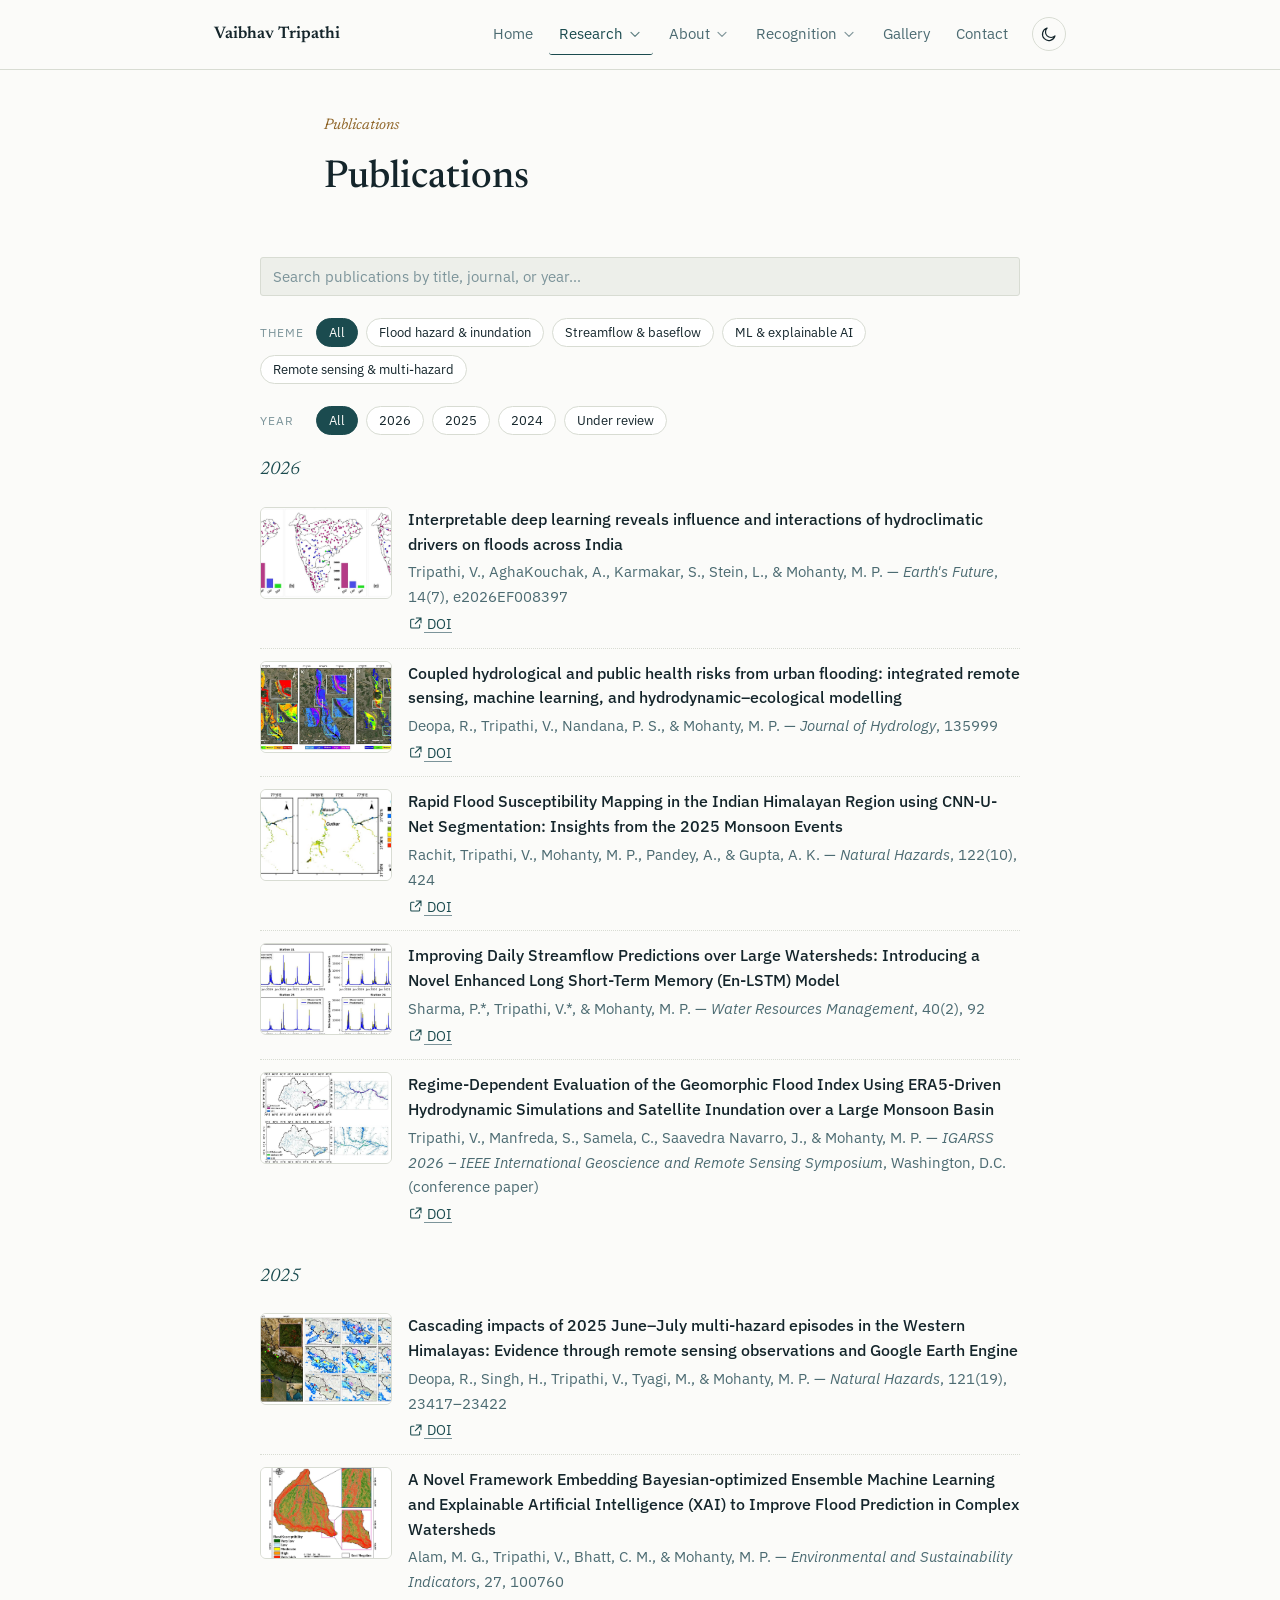
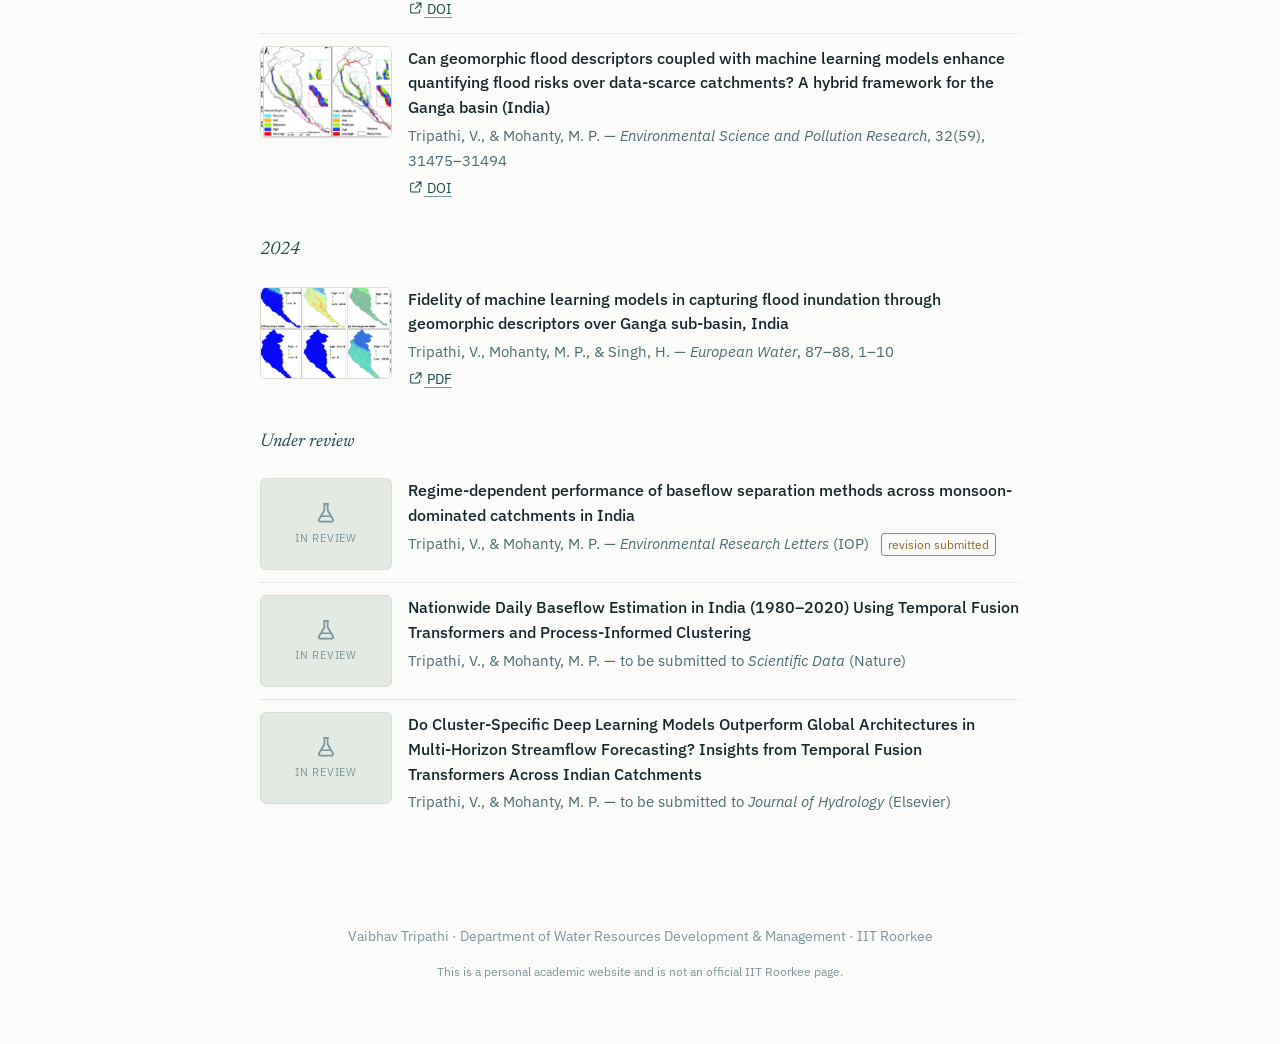
<file: publications.html>
<!DOCTYPE html>
<html lang="en">
<head>
<meta charset="UTF-8">
<meta name="viewport" content="width=device-width, initial-scale=1.0">
<title>Publications — Vaibhav Tripathi</title>
<meta name="description" content="Peer-reviewed publications of Vaibhav Tripathi on floods, hydroclimatic extremes, and machine learning in hydrology.">
<meta property="og:title" content="Publications — Vaibhav Tripathi">
<meta property="og:description" content="Peer-reviewed publications of Vaibhav Tripathi on floods, hydroclimatic extremes, and machine learning in hydrology.">
<meta property="og:image" content="assets/img/profile.jpg">
<meta property="og:type" content="website">
<link rel="icon" href="data:,">
<link rel="preconnect" href="https://fonts.googleapis.com">
<link rel="preconnect" href="https://fonts.gstatic.com" crossorigin>
<link href="https://fonts.googleapis.com/css2?family=Newsreader:ital,opsz,wght@0,6..72,400;0,6..72,500;0,6..72,600;1,6..72,400;1,6..72,500&family=IBM+Plex+Sans:wght@400;500;600&display=swap" rel="stylesheet">
<link rel="stylesheet" href="assets/css/style.css">
<script>try{var t=localStorage.getItem("theme");if(t)document.documentElement.setAttribute("data-theme",t);}catch(e){}document.documentElement.className+=" js";</script>
</head>
<body>
<svg xmlns="http://www.w3.org/2000/svg" style="display:none">
<defs>

<symbol id="icon-mail" viewBox="0 0 24 24">
  <rect x="3" y="5" width="18" height="14" rx="2" fill="none" stroke="currentColor" stroke-width="1.6"/>
  <path d="M4 6.5 L12 13 L20 6.5" fill="none" stroke="currentColor" stroke-width="1.6" stroke-linecap="round" stroke-linejoin="round"/>
</symbol>

<symbol id="icon-phone" viewBox="0 0 24 24">
  <path d="M6.5 3.5 L9.5 3.5 L11 8 L8.5 9.8 C9.6 12.2 11.8 14.4 14.2 15.5 L16 13 L20.5 14.5 L20.5 17.5 C20.5 19.2 19 20.4 17.4 20 C10.8 18.4 5.6 13.2 4 6.6 C3.6 5 4.8 3.5 6.5 3.5 Z" fill="none" stroke="currentColor" stroke-width="1.6" stroke-linejoin="round"/>
</symbol>

<symbol id="icon-download" viewBox="0 0 24 24">
  <path d="M12 3.5 V14.5 M7.5 10.5 L12 15 L16.5 10.5" fill="none" stroke="currentColor" stroke-width="1.6" stroke-linecap="round" stroke-linejoin="round"/>
  <path d="M4.5 17.5 V19 C4.5 19.8 5.2 20.5 6 20.5 H18 C18.8 20.5 19.5 19.8 19.5 19 V17.5" fill="none" stroke="currentColor" stroke-width="1.6" stroke-linecap="round"/>
</symbol>

<symbol id="icon-external" viewBox="0 0 24 24">
  <path d="M9 6.5 H5.5 C4.7 6.5 4 7.2 4 8 V18 C4 18.8 4.7 19.5 5.5 19.5 H16 C16.8 19.5 17.5 18.8 17.5 18 V14.5" fill="none" stroke="currentColor" stroke-width="1.6" stroke-linecap="round" stroke-linejoin="round"/>
  <path d="M12.5 4.5 H19.5 V11.5 M19.5 4.5 L11 13" fill="none" stroke="currentColor" stroke-width="1.6" stroke-linecap="round" stroke-linejoin="round"/>
</symbol>

<symbol id="icon-cap" viewBox="0 0 24 24">
  <path d="M12 4.5 L21.5 9 L12 13.5 L2.5 9 Z" fill="none" stroke="currentColor" stroke-width="1.6" stroke-linejoin="round"/>
  <path d="M6.5 11 V15.5 C6.5 17 9 18.5 12 18.5 C15 18.5 17.5 17 17.5 15.5 V11" fill="none" stroke="currentColor" stroke-width="1.6" stroke-linecap="round"/>
  <path d="M21.5 9 V15" fill="none" stroke="currentColor" stroke-width="1.6" stroke-linecap="round"/>
</symbol>

<symbol id="icon-briefcase" viewBox="0 0 24 24">
  <rect x="3" y="7.5" width="18" height="12" rx="2" fill="none" stroke="currentColor" stroke-width="1.6"/>
  <path d="M8.5 7.5 V5.5 C8.5 4.7 9.2 4 10 4 H14 C14.8 4 15.5 4.7 15.5 5.5 V7.5" fill="none" stroke="currentColor" stroke-width="1.6" stroke-linejoin="round"/>
  <path d="M3 12.5 H21" stroke="currentColor" stroke-width="1.6"/>
</symbol>

<symbol id="icon-flask" viewBox="0 0 24 24">
  <path d="M10 3.5 H14 M10.5 4 V9.5 L5.5 18 C5 19 5.7 20 6.8 20 H17.2 C18.3 20 19 19 18.5 18 L13.5 9.5 V4" fill="none" stroke="currentColor" stroke-width="1.6" stroke-linecap="round" stroke-linejoin="round"/>
  <path d="M8 15 H16" stroke="currentColor" stroke-width="1.6" stroke-linecap="round"/>
</symbol>

<symbol id="icon-map" viewBox="0 0 24 24">
  <path d="M9 4 L4 6 V20 L9 18 L15 20 L20 18 V4 L15 6 L9 4 Z" fill="none" stroke="currentColor" stroke-width="1.6" stroke-linejoin="round"/>
  <path d="M9 4 V18 M15 6 V20" stroke="currentColor" stroke-width="1.6"/>
</symbol>

<symbol id="icon-users" viewBox="0 0 24 24">
  <circle cx="8.5" cy="8" r="3" fill="none" stroke="currentColor" stroke-width="1.6"/>
  <path d="M3 19 C3 15.5 5.5 13.5 8.5 13.5 C11.5 13.5 14 15.5 14 19" fill="none" stroke="currentColor" stroke-width="1.6" stroke-linecap="round"/>
  <circle cx="16.5" cy="9" r="2.3" fill="none" stroke="currentColor" stroke-width="1.6"/>
  <path d="M14.5 13.8 C17 13.3 19.8 15 20.5 18" fill="none" stroke="currentColor" stroke-width="1.6" stroke-linecap="round"/>
</symbol>

<symbol id="icon-award" viewBox="0 0 24 24">
  <circle cx="12" cy="9" r="5.5" fill="none" stroke="currentColor" stroke-width="1.6"/>
  <path d="M9 13.5 L7.5 20.5 L12 18 L16.5 20.5 L15 13.5" fill="none" stroke="currentColor" stroke-width="1.6" stroke-linejoin="round"/>
</symbol>

<symbol id="icon-book" viewBox="0 0 24 24">
  <path d="M4 5.5 C4 4.7 4.7 4 5.5 4 H11 V19 H5.5 C4.7 19 4 19.7 4 20.5 V5.5 Z" fill="none" stroke="currentColor" stroke-width="1.6" stroke-linejoin="round"/>
  <path d="M20 5.5 C20 4.7 19.3 4 18.5 4 H13 V19 H18.5 C19.3 19 20 19.7 20 20.5 V5.5 Z" fill="none" stroke="currentColor" stroke-width="1.6" stroke-linejoin="round"/>
</symbol>

<symbol id="icon-calendar" viewBox="0 0 24 24">
  <rect x="3.5" y="5.5" width="17" height="15" rx="2" fill="none" stroke="currentColor" stroke-width="1.6"/>
  <path d="M3.5 10 H20.5 M8 3.5 V7 M16 3.5 V7" stroke="currentColor" stroke-width="1.6" stroke-linecap="round"/>
</symbol>

<symbol id="icon-droplet" viewBox="0 0 24 24">
  <path d="M12 3.5 C12 3.5 5.5 11 5.5 15.5 C5.5 19 8.4 21 12 21 C15.6 21 18.5 19 18.5 15.5 C18.5 11 12 3.5 12 3.5 Z" fill="none" stroke="currentColor" stroke-width="1.6" stroke-linejoin="round"/>
</symbol>

<symbol id="icon-chart" viewBox="0 0 24 24">
  <path d="M4 20 V4 M4 20 H20" stroke="currentColor" stroke-width="1.6" stroke-linecap="round"/>
  <path d="M7 16 L11 11 L14.5 13.5 L19.5 7" fill="none" stroke="currentColor" stroke-width="1.6" stroke-linecap="round" stroke-linejoin="round"/>
</symbol>

<symbol id="icon-image" viewBox="0 0 24 24">
  <rect x="3.5" y="4.5" width="17" height="15" rx="2" fill="none" stroke="currentColor" stroke-width="1.6"/>
  <circle cx="8.5" cy="9.5" r="1.7" fill="none" stroke="currentColor" stroke-width="1.6"/>
  <path d="M4 17 L9.5 12 L13.5 15.5 L16.5 13 L20.5 17" fill="none" stroke="currentColor" stroke-width="1.6" stroke-linejoin="round"/>
</symbol>

<symbol id="icon-globe" viewBox="0 0 24 24">
  <circle cx="12" cy="12" r="8.5" fill="none" stroke="currentColor" stroke-width="1.6"/>
  <path d="M3.5 12 H20.5 M12 3.5 C14.8 6.5 14.8 17.5 12 20.5 C9.2 17.5 9.2 6.5 12 3.5 Z" fill="none" stroke="currentColor" stroke-width="1.6"/>
</symbol>

<symbol id="icon-pin" viewBox="0 0 24 24">
  <path d="M12 21 C12 21 18.5 14.5 18.5 10 C18.5 6.4 15.6 3.5 12 3.5 C8.4 3.5 5.5 6.4 5.5 10 C5.5 14.5 12 21 12 21 Z" fill="none" stroke="currentColor" stroke-width="1.6" stroke-linejoin="round"/>
  <circle cx="12" cy="10" r="2.2" fill="none" stroke="currentColor" stroke-width="1.6"/>
</symbol>

<symbol id="icon-caret" viewBox="0 0 24 24">
  <path d="M6 9.5 L12 15.5 L18 9.5" fill="none" stroke="currentColor" stroke-width="1.8" stroke-linecap="round" stroke-linejoin="round"/>
</symbol>


<symbol id="icon-moon" viewBox="0 0 24 24">
  <path d="M20 14.5 A8.5 8.5 0 1 1 9.5 4 A6.8 6.8 0 0 0 20 14.5 Z" fill="none" stroke="currentColor" stroke-width="1.6" stroke-linejoin="round"/>
</symbol>

<symbol id="icon-sun" viewBox="0 0 24 24">
  <circle cx="12" cy="12" r="4" fill="none" stroke="currentColor" stroke-width="1.6"/>
  <path d="M12 3 V5 M12 19 V21 M3 12 H5 M19 12 H21 M5.6 5.6 L7 7 M17 17 L18.4 18.4 M5.6 18.4 L7 17 M17 7 L18.4 5.6" stroke="currentColor" stroke-width="1.6" stroke-linecap="round"/>
</symbol>

<symbol id="icon-github" viewBox="0 0 24 24">
  <path d="M12 3.2 C7.1 3.2 3.2 7.1 3.2 12 C3.2 15.9 5.7 19.2 9.2 20.3 C9.6 20.4 9.8 20.1 9.8 19.9 V18.4 C7.4 18.9 6.9 17.3 6.9 17.3 C6.5 16.3 5.9 16 5.9 16 C5.1 15.5 6 15.5 6 15.5 C6.9 15.6 7.4 16.4 7.4 16.4 C8.2 17.7 9.4 17.4 9.9 17.2 C10 16.6 10.2 16.2 10.5 16 C8.6 15.8 6.6 15.1 6.6 11.8 C6.6 10.9 6.9 10.1 7.5 9.5 C7.4 9.3 7.1 8.5 7.6 7.3 C7.6 7.3 8.3 7.1 9.8 8.1 C10.5 7.9 11.2 7.8 12 7.8 C12.8 7.8 13.5 7.9 14.2 8.1 C15.7 7.1 16.4 7.3 16.4 7.3 C16.9 8.5 16.6 9.3 16.5 9.5 C17.1 10.1 17.4 10.9 17.4 11.8 C17.4 15.1 15.4 15.8 13.5 16 C13.8 16.3 14.1 16.8 14.1 17.6 V19.9 C14.1 20.1 14.3 20.4 14.7 20.3 C18.3 19.2 20.8 15.9 20.8 12 C20.8 7.1 16.9 3.2 12 3.2 Z" fill="currentColor"/>
</symbol>

<symbol id="icon-flame" viewBox="0 0 24 24">
  <path d="M12 3 C12 6.5 8 8.5 8 13 C8 16.3 9.8 18.5 12 18.5 C14.2 18.5 16 16.3 16 13.5 C16 11.8 15.2 10.6 14.2 9.6 C14.2 11 13.4 11.8 12.6 11.8 C12.6 9 12.6 5.5 12 3 Z M12 21 C8.7 21 6 18 6 14 C6 9.5 10 8 10.5 4.5" fill="none" stroke="currentColor" stroke-width="1.6" stroke-linecap="round" stroke-linejoin="round"/>
</symbol>

</defs>
</svg>

<nav class="topnav">
  <div class="topnav-inner">
    <a href="index.html" class="brand">Vaibhav Tripathi</a>
    <button class="navtoggle" id="navToggle" aria-label="Toggle navigation" aria-expanded="false">
      <span></span><span></span><span></span>
    </button>
    <ul class="navlinks" id="navLinks">
      <li><a href="index.html" class="top">Home</a></li>
      <li class="navgroup">
        <button type="button" class="top active" aria-expanded="false">Research <svg class="icon icon-sm caret"><use href="#icon-caret"/></svg></button>
        <ul class="dropdown">
          <li><a href="research.html">Research Domains</a></li>
          <li><a href="publications.html" class="active">Publications</a></li>
          <li><a href="conferences.html">Conferences & Workshops</a></li>
        </ul>
      </li>
      <li class="navgroup">
        <button type="button" class="top" aria-expanded="false">About <svg class="icon icon-sm caret"><use href="#icon-caret"/></svg></button>
        <ul class="dropdown">
          <li><a href="about.html">About</a></li>
          <li><a href="education.html">Education</a></li>
          <li><a href="experience.html">Experience</a></li>
        </ul>
      </li>
      <li class="navgroup">
        <button type="button" class="top" aria-expanded="false">Recognition <svg class="icon icon-sm caret"><use href="#icon-caret"/></svg></button>
        <ul class="dropdown">
          <li><a href="awards.html">Awards</a></li>
          <li><a href="leadership.html">Leadership</a></li>
        </ul>
      </li>
      <li><a href="gallery.html" class="top">Gallery</a></li>
      <li><a href="contact.html" class="top">Contact</a></li>
      <li class="theme-li"><button type="button" class="themetoggle" id="themeToggle" aria-label="Switch between light and dark mode" title="Light / dark"><svg class="icon icon-moon-i"><use href="#icon-moon"/></svg><svg class="icon icon-sun-i"><use href="#icon-sun"/></svg></button></li>
    </ul>
  </div>
</nav>
<header class="pagehead">
  <p class="pagehead-eyebrow">Publications</p>
  <h1>Publications</h1>
  
</header>

<main>
<section class="no-border-top">
  <div class="section-inner">

    <div class="pub-controls">
      <input type="search" class="pub-search" id="pubSearch" placeholder="Search publications by title, journal, or year…" aria-label="Search publications">
      <div class="chip-row" id="themeChips" aria-label="Filter by theme">
        <span class="chip-label">Theme</span>
        <button class="chip active" data-theme="all">All</button>
        <button class="chip" data-theme="floods">Flood hazard &amp; inundation</button>
        <button class="chip" data-theme="forecasting">Streamflow &amp; baseflow</button>
        <button class="chip" data-theme="xai">ML &amp; explainable AI</button>
        <button class="chip" data-theme="rs">Remote sensing &amp; multi-hazard</button>
      </div>
      <div class="chip-row" id="yearChips" aria-label="Filter by year">
        <span class="chip-label">Year</span>
        <button class="chip active" data-year="all">All</button>
        <button class="chip" data-year="2026">2026</button>
        <button class="chip" data-year="2025">2025</button>
        <button class="chip" data-year="2024">2024</button>
        <button class="chip" data-year="under review">Under review</button>
      </div>
    </div>

    <div id="pubResults">

    <div class="pub-year-group" data-year="2026">
      <div class="pub-year">2026</div>

      <div class="pub-item" data-themes="floods xai" data-text="interpretable deep learning reveals influence and interactions of hydroclimatic drivers on floods across india earth's future tripathi aghakouchak karmakar stein mohanty"><a class="pub-thumb" href="research.html"><img src="assets/img/research/earths-future-flood-processes.jpg" alt="" loading="lazy"></a><div class="pub-main">
        <span class="pub-title">Interpretable deep learning reveals influence and interactions of hydroclimatic drivers on floods across India</span>
        <span class="pub-meta">Tripathi, V., AghaKouchak, A., Karmakar, S., Stein, L., &amp; Mohanty, M. P. — <span class="pub-journal">Earth's Future</span>, 14(7), e2026EF008397</span>
        <div class="pub-links"><a href="https://doi.org/10.1029/2026EF008397" target="_blank" rel="noopener"><svg class="icon icon-sm"><use href="#icon-external"/></svg> DOI</a></div></div>
      </div>

      <div class="pub-item" data-themes="floods rs" data-text="coupled hydrological and public health risks from urban flooding journal of hydrology deopa tripathi nandana mohanty"><a class="pub-thumb" href="research.html"><img src="assets/img/research/urban-flood-hazard-yamuna.jpg" alt="" loading="lazy"></a><div class="pub-main">
        <span class="pub-title">Coupled hydrological and public health risks from urban flooding: integrated remote sensing, machine learning, and hydrodynamic–ecological modelling</span>
        <span class="pub-meta">Deopa, R., Tripathi, V., Nandana, P. S., &amp; Mohanty, M. P. — <span class="pub-journal">Journal of Hydrology</span>, 135999</span>
        <div class="pub-links"><a href="https://doi.org/10.1016/j.jhydrol.2026.135999" target="_blank" rel="noopener"><svg class="icon icon-sm"><use href="#icon-external"/></svg> DOI</a></div></div>
      </div>

      <div class="pub-item" data-themes="floods rs xai" data-text="rapid flood susceptibility mapping indian himalayan region cnn-u-net segmentation natural hazards rachit tripathi mohanty pandey gupta"><a class="pub-thumb" href="research.html"><img src="assets/img/research/himalaya-cnn-unet-flood.jpg" alt="" loading="lazy"></a><div class="pub-main">
        <span class="pub-title">Rapid Flood Susceptibility Mapping in the Indian Himalayan Region using CNN-U-Net Segmentation: Insights from the 2025 Monsoon Events</span>
        <span class="pub-meta">Rachit, Tripathi, V., Mohanty, M. P., Pandey, A., &amp; Gupta, A. K. — <span class="pub-journal">Natural Hazards</span>, 122(10), 424</span>
        <div class="pub-links"><a href="https://doi.org/10.1007/s11069-026-08175-w" target="_blank" rel="noopener"><svg class="icon icon-sm"><use href="#icon-external"/></svg> DOI</a></div></div>
      </div>

      <div class="pub-item" data-themes="forecasting xai" data-text="improving daily streamflow predictions large watersheds enhanced long short-term memory en-lstm water resources management sharma tripathi mohanty"><a class="pub-thumb" href="research.html"><img src="assets/img/research/en-lstm-streamflow.jpg" alt="" loading="lazy"></a><div class="pub-main">
        <span class="pub-title">Improving Daily Streamflow Predictions over Large Watersheds: Introducing a Novel Enhanced Long Short-Term Memory (En-LSTM) Model</span>
        <span class="pub-meta">Sharma, P.*, Tripathi, V.*, &amp; Mohanty, M. P. — <span class="pub-journal">Water Resources Management</span>, 40(2), 92</span>
        <div class="pub-links"><a href="https://doi.org/10.1007/s11269-025-04475-1" target="_blank" rel="noopener"><svg class="icon icon-sm"><use href="#icon-external"/></svg> DOI</a></div></div>
      </div>

      <div class="pub-item" data-themes="floods rs" data-text="regime-dependent evaluation geomorphic flood index gfi era5-driven hydrodynamic simulations satellite inundation large monsoon basin mahanadi lisflood-fp igarss ieee international geoscience remote sensing symposium tripathi manfreda samela saavedra navarro mohanty"><a class="pub-thumb" href="research.html"><img src="assets/img/research/mahanadi-gfi-igarss.jpg" alt="" loading="lazy"></a><div class="pub-main">
        <span class="pub-title">Regime-Dependent Evaluation of the Geomorphic Flood Index Using ERA5-Driven Hydrodynamic Simulations and Satellite Inundation over a Large Monsoon Basin</span>
        <span class="pub-meta">Tripathi, V., Manfreda, S., Samela, C., Saavedra Navarro, J., &amp; Mohanty, M. P. — <span class="pub-journal">IGARSS 2026 – IEEE International Geoscience and Remote Sensing Symposium</span>, Washington, D.C. (conference paper)</span>
        <div class="pub-links"><a href="https://doi.org/10.1109/IGARSS60577.2026.11731402" target="_blank" rel="noopener"><svg class="icon icon-sm"><use href="#icon-external"/></svg> DOI</a></div></div>
      </div>
    </div>

    <div class="pub-year-group" data-year="2025">
      <div class="pub-year">2025</div>

      <div class="pub-item" data-themes="rs floods" data-text="cascading impacts 2025 june-july multi-hazard episodes western himalayas natural hazards deopa singh tripathi tyagi mohanty"><a class="pub-thumb" href="research.html"><img src="assets/img/research/himalaya-multihazard-2025.jpg" alt="" loading="lazy"></a><div class="pub-main">
        <span class="pub-title">Cascading impacts of 2025 June–July multi-hazard episodes in the Western Himalayas: Evidence through remote sensing observations and Google Earth Engine</span>
        <span class="pub-meta">Deopa, R., Singh, H., Tripathi, V., Tyagi, M., &amp; Mohanty, M. P. — <span class="pub-journal">Natural Hazards</span>, 121(19), 23417–23422</span>
        <div class="pub-links"><a href="https://doi.org/10.1007/s11069-025-07699-x" target="_blank" rel="noopener"><svg class="icon icon-sm"><use href="#icon-external"/></svg> DOI</a></div></div>
      </div>

      <div class="pub-item" data-themes="floods xai" data-text="novel framework embedding bayesian-optimized ensemble machine learning explainable artificial intelligence xai flood prediction complex watersheds alam tripathi bhatt mohanty"><a class="pub-thumb" href="research.html"><img src="assets/img/research/kosi-megafan-susceptibility.jpg" alt="" loading="lazy"></a><div class="pub-main">
        <span class="pub-title">A Novel Framework Embedding Bayesian-optimized Ensemble Machine Learning and Explainable Artificial Intelligence (XAI) to Improve Flood Prediction in Complex Watersheds</span>
        <span class="pub-meta">Alam, M. G., Tripathi, V., Bhatt, C. M., &amp; Mohanty, M. P. — <span class="pub-journal">Environmental and Sustainability Indicators</span>, 27, 100760</span>
        <div class="pub-links"><a href="https://doi.org/10.1016/j.indic.2025.100760" target="_blank" rel="noopener"><svg class="icon icon-sm"><use href="#icon-external"/></svg> DOI</a></div></div>
      </div>

      <div class="pub-item" data-themes="floods xai" data-text="geomorphic flood descriptors machine learning data-scarce catchments ganga basin environmental science pollution research tripathi mohanty"><a class="pub-thumb" href="research.html"><img src="assets/img/research/ganga-flood-hazard-xgboost.jpg" alt="" loading="lazy"></a><div class="pub-main">
        <span class="pub-title">Can geomorphic flood descriptors coupled with machine learning models enhance quantifying flood risks over data-scarce catchments? A hybrid framework for the Ganga basin (India)</span>
        <span class="pub-meta">Tripathi, V., &amp; Mohanty, M. P. — <span class="pub-journal">Environmental Science and Pollution Research</span>, 32(59), 31475–31494</span>
        <div class="pub-links"><a href="https://doi.org/10.1007/s11356-024-33507-3" target="_blank" rel="noopener"><svg class="icon icon-sm"><use href="#icon-external"/></svg> DOI</a></div></div>
      </div>
    </div>

    <div class="pub-year-group" data-year="2024">
      <div class="pub-year">2024</div>

      <div class="pub-item" data-themes="floods xai" data-text="fidelity machine learning models capturing flood inundation geomorphic descriptors ganga sub-basin european water tripathi mohanty singh"><a class="pub-thumb" href="research.html"><img src="assets/img/research/geomorphic-descriptors.jpg" alt="" loading="lazy"></a><div class="pub-main">
        <span class="pub-title">Fidelity of machine learning models in capturing flood inundation through geomorphic descriptors over Ganga sub-basin, India</span>
        <span class="pub-meta">Tripathi, V., Mohanty, M. P., &amp; Singh, H. — <span class="pub-journal">European Water</span>, 87–88, 1–10</span>
        <div class="pub-links"><a href="https://www.ewra.net/ew/pdf/EW_2024_87-88_01.pdf" target="_blank" rel="noopener"><svg class="icon icon-sm"><use href="#icon-external"/></svg> PDF</a></div></div>
      </div>
    </div>

    <div class="pub-year-group" data-year="under review">
      <div class="pub-year">Under review</div>

      <div class="pub-item" data-themes="forecasting" data-text="regime-dependent performance baseflow separation methods monsoon-dominated catchments india environmental research letters tripathi mohanty"><span class="pub-thumb ph"><svg class="icon icon-lg"><use href="#icon-flask"/></svg><span>in review</span></span><div class="pub-main">
        <span class="pub-title">Regime-dependent performance of baseflow separation methods across monsoon-dominated catchments in India</span>
        <span class="pub-meta">Tripathi, V., &amp; Mohanty, M. P. — <span class="pub-journal">Environmental Research Letters</span> (IOP) <span class="pub-badge">revision submitted</span></span></div>
      </div>

      <div class="pub-item" data-themes="forecasting xai" data-text="nationwide daily baseflow estimation india temporal fusion transformers process-informed clustering scientific data nature tripathi mohanty"><span class="pub-thumb ph"><svg class="icon icon-lg"><use href="#icon-flask"/></svg><span>in review</span></span><div class="pub-main">
        <span class="pub-title">Nationwide Daily Baseflow Estimation in India (1980–2020) Using Temporal Fusion Transformers and Process-Informed Clustering</span>
        <span class="pub-meta">Tripathi, V., &amp; Mohanty, M. P. — to be submitted to <span class="pub-journal">Scientific Data</span> (Nature)</span></div>
      </div>

      <div class="pub-item" data-themes="forecasting xai" data-text="cluster-specific deep learning models global architectures multi-horizon streamflow forecasting temporal fusion transformers journal of hydrology tripathi mohanty"><span class="pub-thumb ph"><svg class="icon icon-lg"><use href="#icon-flask"/></svg><span>in review</span></span><div class="pub-main">
        <span class="pub-title">Do Cluster-Specific Deep Learning Models Outperform Global Architectures in Multi-Horizon Streamflow Forecasting? Insights from Temporal Fusion Transformers Across Indian Catchments</span>
        <span class="pub-meta">Tripathi, V., &amp; Mohanty, M. P. — to be submitted to <span class="pub-journal">Journal of Hydrology</span> (Elsevier)</span></div>
      </div>
    </div>

    </div>
    <p id="pubEmpty" style="display:none; color:var(--slate-light);">No publications match your search.</p>
  </div>
</section>
</main>
<footer>
  <p>Vaibhav Tripathi &middot; Department of Water Resources Development &amp; Management &middot; IIT Roorkee</p>
  <p class="footer-note">This is a personal academic website and is not an official IIT Roorkee page.</p>
</footer>

<script src="assets/js/main.js"></script>
</body>
</html>
</file>
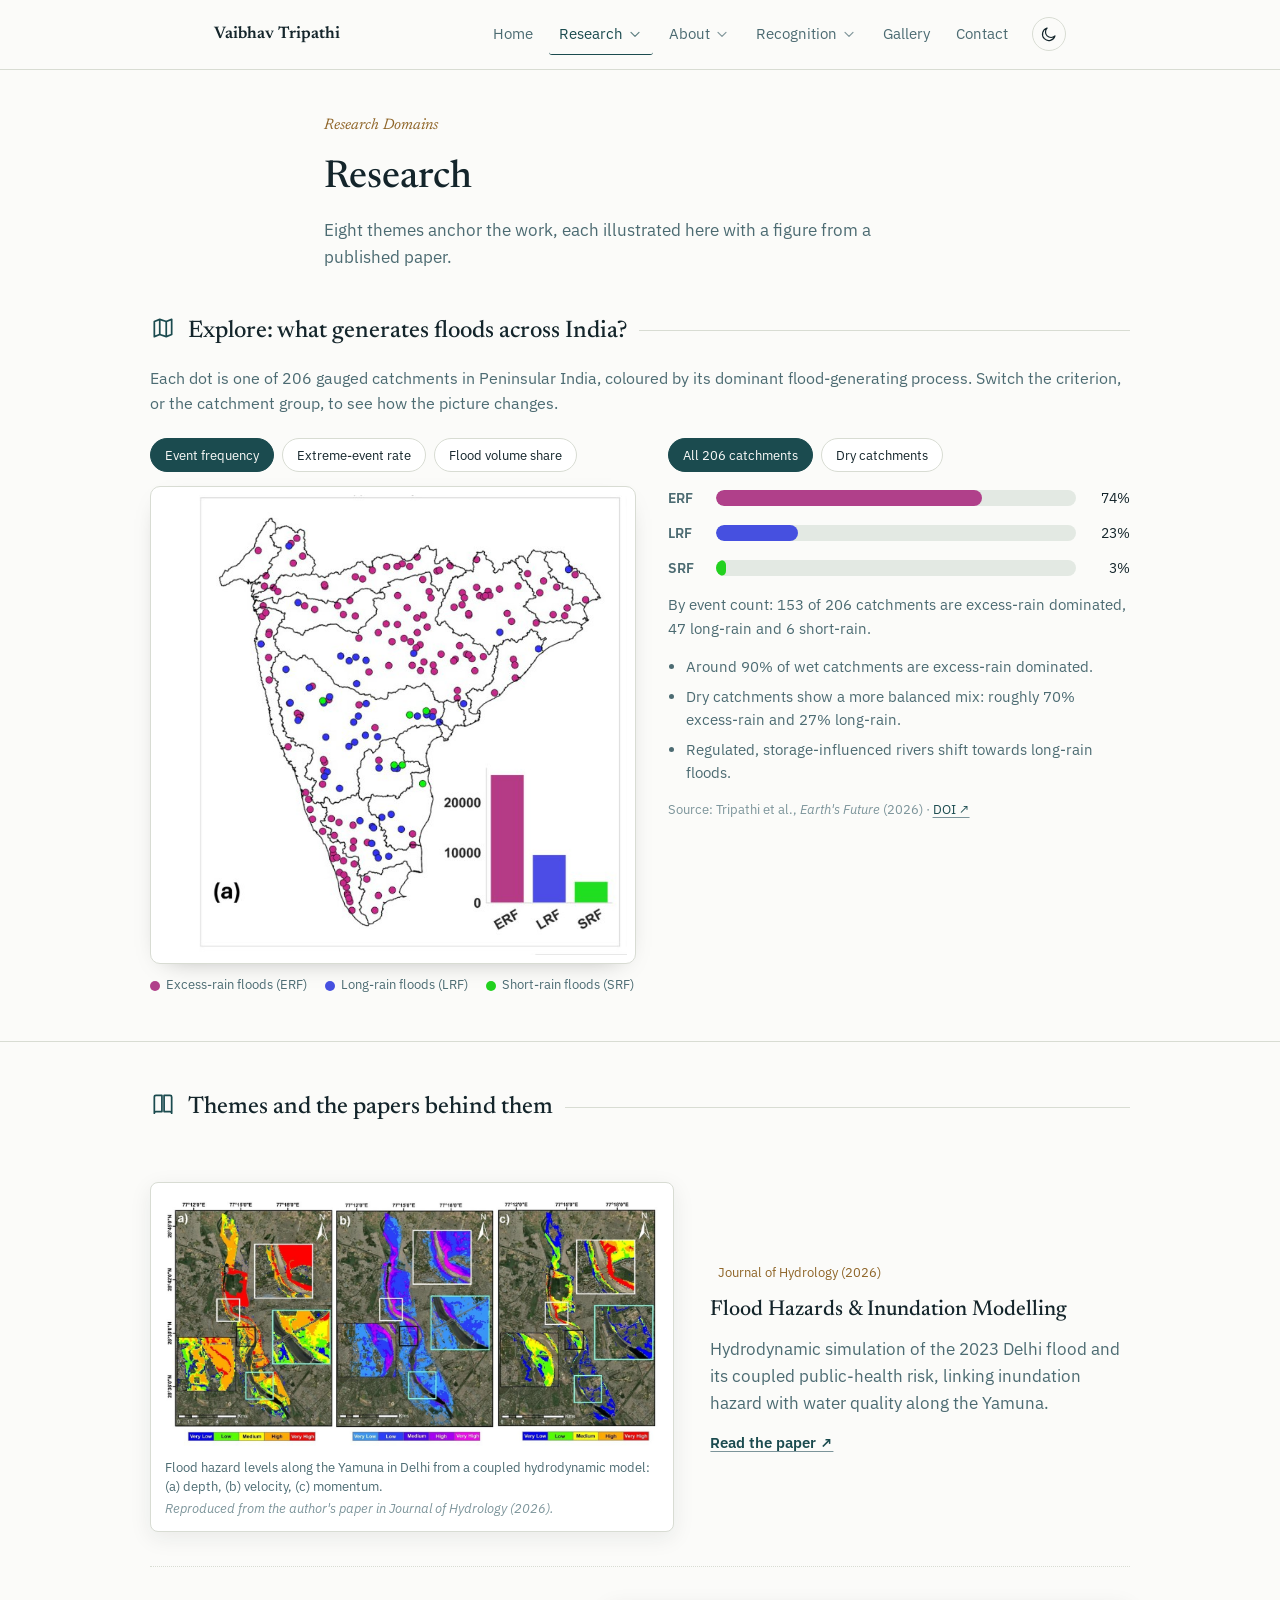
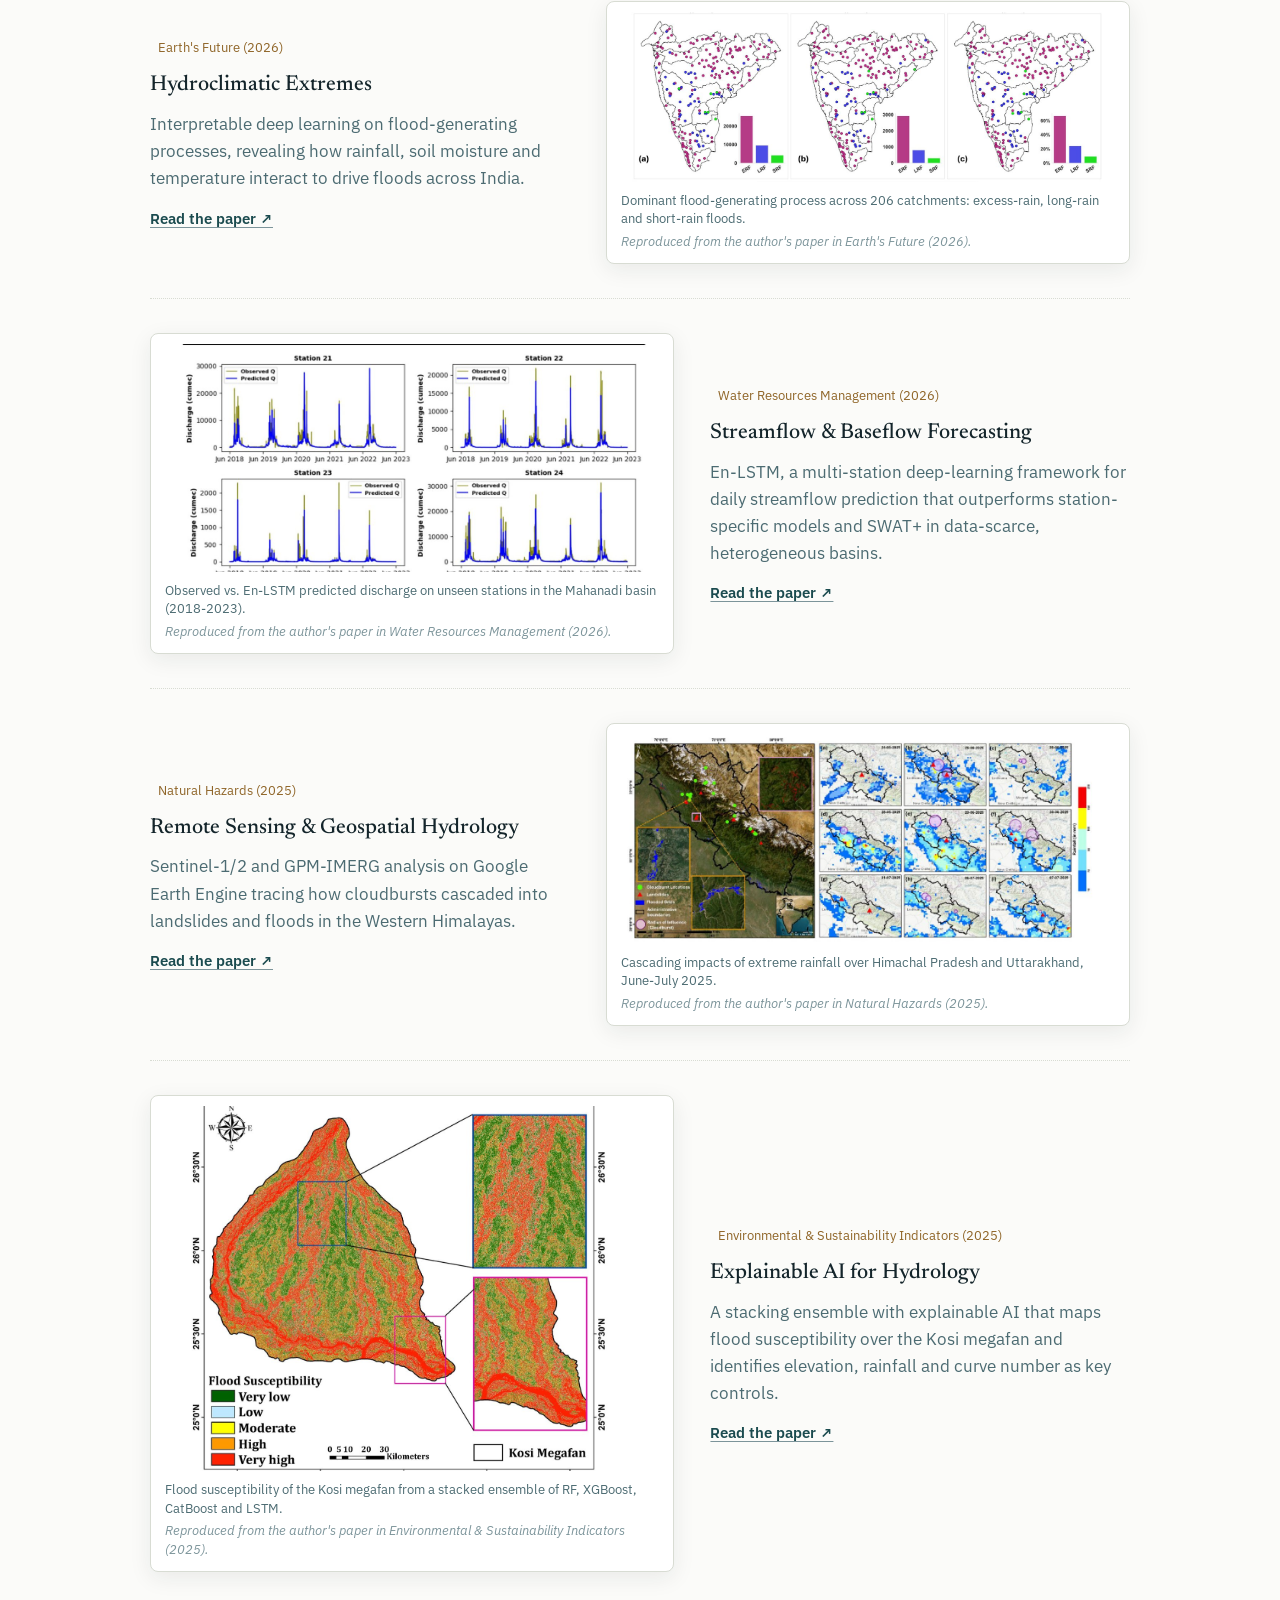
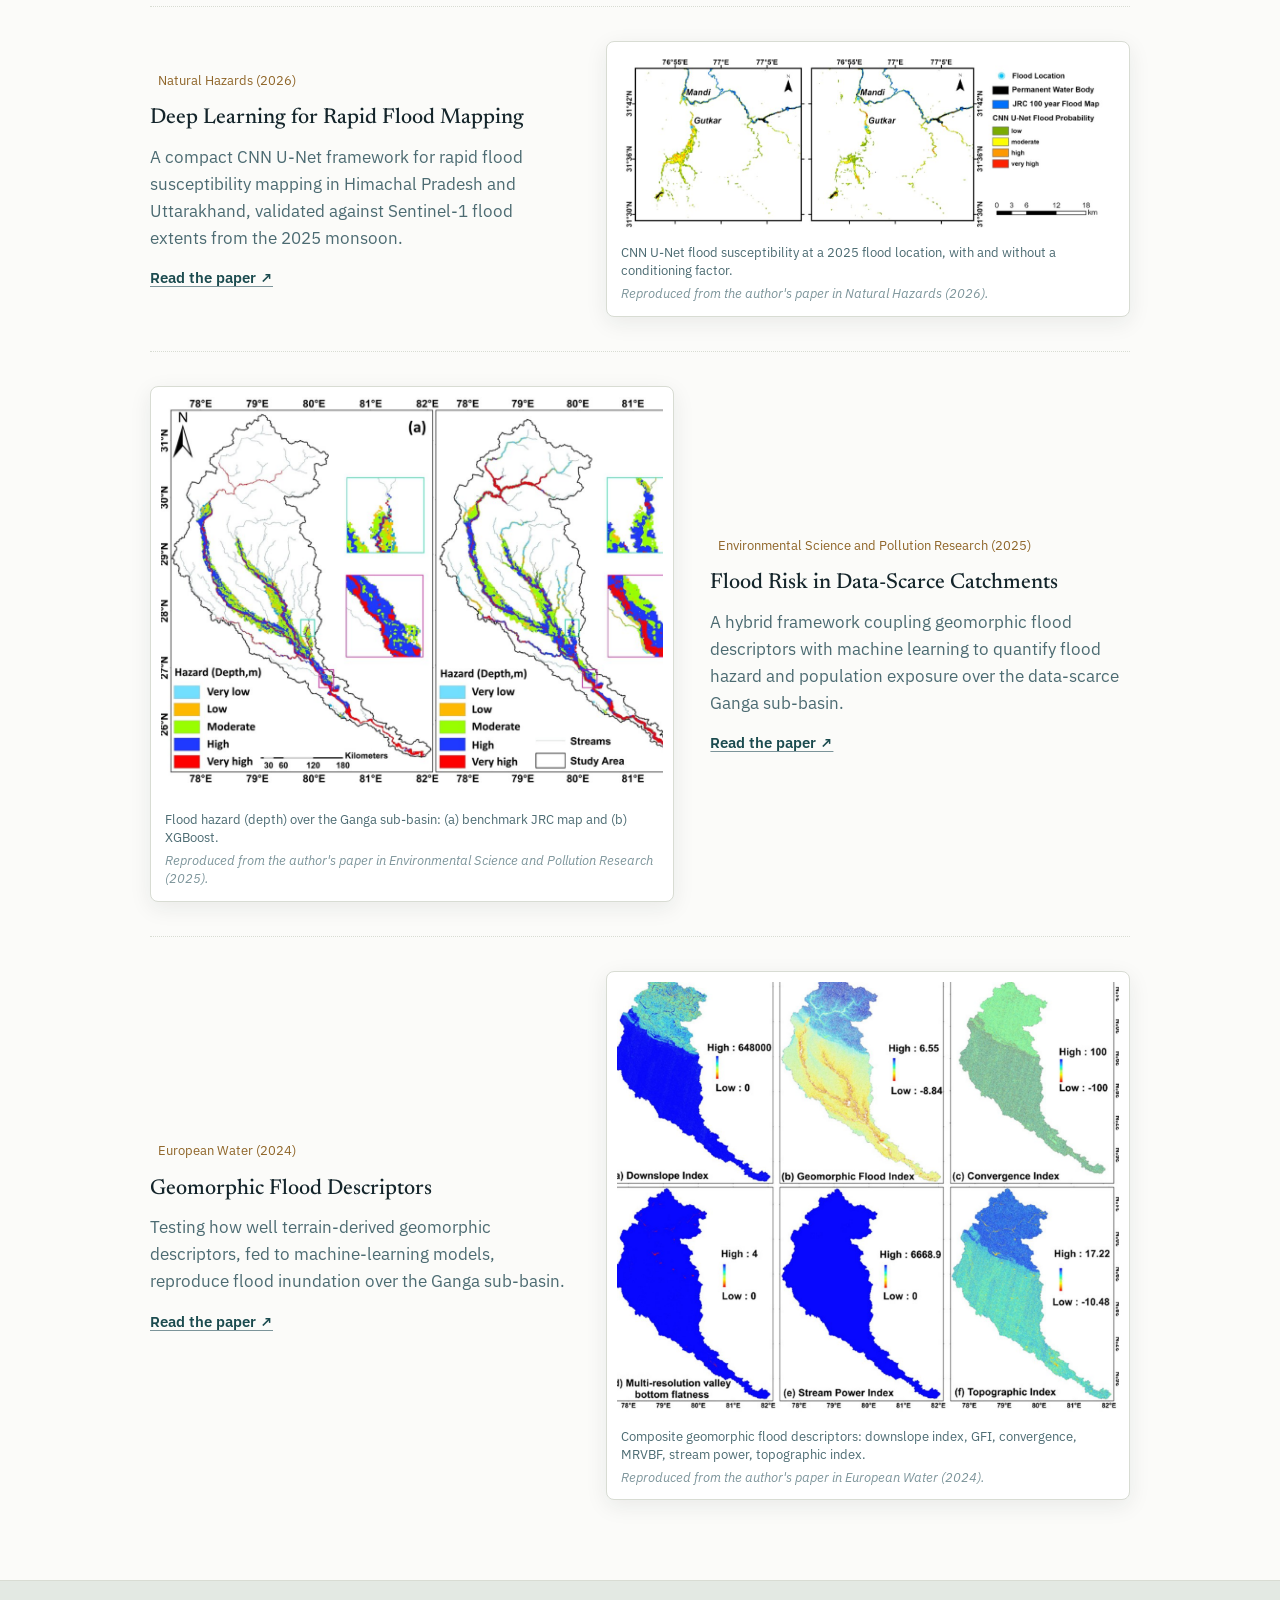
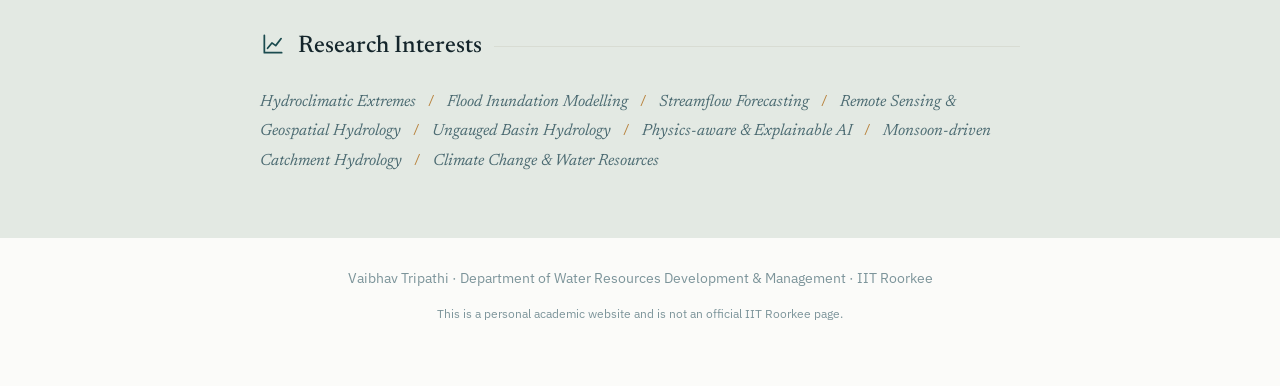
<file: research.html>
<!DOCTYPE html>
<html lang="en">
<head>
<meta charset="UTF-8">
<meta name="viewport" content="width=device-width, initial-scale=1.0">
<title>Research — Vaibhav Tripathi</title>
<meta name="description" content="Research domains of Vaibhav Tripathi: floods, hydroclimatic extremes, and explainable AI for hydrology.">
<meta property="og:title" content="Research — Vaibhav Tripathi">
<meta property="og:description" content="Research domains of Vaibhav Tripathi: floods, hydroclimatic extremes, and explainable AI for hydrology.">
<meta property="og:image" content="assets/img/profile.jpg">
<meta property="og:type" content="website">
<link rel="icon" href="data:,">
<link rel="preconnect" href="https://fonts.googleapis.com">
<link rel="preconnect" href="https://fonts.gstatic.com" crossorigin>
<link href="https://fonts.googleapis.com/css2?family=Newsreader:ital,opsz,wght@0,6..72,400;0,6..72,500;0,6..72,600;1,6..72,400;1,6..72,500&family=IBM+Plex+Sans:wght@400;500;600&display=swap" rel="stylesheet">
<link rel="stylesheet" href="assets/css/style.css">
<script>try{var t=localStorage.getItem("theme");if(t)document.documentElement.setAttribute("data-theme",t);}catch(e){}document.documentElement.className+=" js";</script>
</head>
<body>
<svg xmlns="http://www.w3.org/2000/svg" style="display:none">
<defs>

<symbol id="icon-mail" viewBox="0 0 24 24">
  <rect x="3" y="5" width="18" height="14" rx="2" fill="none" stroke="currentColor" stroke-width="1.6"/>
  <path d="M4 6.5 L12 13 L20 6.5" fill="none" stroke="currentColor" stroke-width="1.6" stroke-linecap="round" stroke-linejoin="round"/>
</symbol>

<symbol id="icon-phone" viewBox="0 0 24 24">
  <path d="M6.5 3.5 L9.5 3.5 L11 8 L8.5 9.8 C9.6 12.2 11.8 14.4 14.2 15.5 L16 13 L20.5 14.5 L20.5 17.5 C20.5 19.2 19 20.4 17.4 20 C10.8 18.4 5.6 13.2 4 6.6 C3.6 5 4.8 3.5 6.5 3.5 Z" fill="none" stroke="currentColor" stroke-width="1.6" stroke-linejoin="round"/>
</symbol>

<symbol id="icon-download" viewBox="0 0 24 24">
  <path d="M12 3.5 V14.5 M7.5 10.5 L12 15 L16.5 10.5" fill="none" stroke="currentColor" stroke-width="1.6" stroke-linecap="round" stroke-linejoin="round"/>
  <path d="M4.5 17.5 V19 C4.5 19.8 5.2 20.5 6 20.5 H18 C18.8 20.5 19.5 19.8 19.5 19 V17.5" fill="none" stroke="currentColor" stroke-width="1.6" stroke-linecap="round"/>
</symbol>

<symbol id="icon-external" viewBox="0 0 24 24">
  <path d="M9 6.5 H5.5 C4.7 6.5 4 7.2 4 8 V18 C4 18.8 4.7 19.5 5.5 19.5 H16 C16.8 19.5 17.5 18.8 17.5 18 V14.5" fill="none" stroke="currentColor" stroke-width="1.6" stroke-linecap="round" stroke-linejoin="round"/>
  <path d="M12.5 4.5 H19.5 V11.5 M19.5 4.5 L11 13" fill="none" stroke="currentColor" stroke-width="1.6" stroke-linecap="round" stroke-linejoin="round"/>
</symbol>

<symbol id="icon-cap" viewBox="0 0 24 24">
  <path d="M12 4.5 L21.5 9 L12 13.5 L2.5 9 Z" fill="none" stroke="currentColor" stroke-width="1.6" stroke-linejoin="round"/>
  <path d="M6.5 11 V15.5 C6.5 17 9 18.5 12 18.5 C15 18.5 17.5 17 17.5 15.5 V11" fill="none" stroke="currentColor" stroke-width="1.6" stroke-linecap="round"/>
  <path d="M21.5 9 V15" fill="none" stroke="currentColor" stroke-width="1.6" stroke-linecap="round"/>
</symbol>

<symbol id="icon-briefcase" viewBox="0 0 24 24">
  <rect x="3" y="7.5" width="18" height="12" rx="2" fill="none" stroke="currentColor" stroke-width="1.6"/>
  <path d="M8.5 7.5 V5.5 C8.5 4.7 9.2 4 10 4 H14 C14.8 4 15.5 4.7 15.5 5.5 V7.5" fill="none" stroke="currentColor" stroke-width="1.6" stroke-linejoin="round"/>
  <path d="M3 12.5 H21" stroke="currentColor" stroke-width="1.6"/>
</symbol>

<symbol id="icon-flask" viewBox="0 0 24 24">
  <path d="M10 3.5 H14 M10.5 4 V9.5 L5.5 18 C5 19 5.7 20 6.8 20 H17.2 C18.3 20 19 19 18.5 18 L13.5 9.5 V4" fill="none" stroke="currentColor" stroke-width="1.6" stroke-linecap="round" stroke-linejoin="round"/>
  <path d="M8 15 H16" stroke="currentColor" stroke-width="1.6" stroke-linecap="round"/>
</symbol>

<symbol id="icon-map" viewBox="0 0 24 24">
  <path d="M9 4 L4 6 V20 L9 18 L15 20 L20 18 V4 L15 6 L9 4 Z" fill="none" stroke="currentColor" stroke-width="1.6" stroke-linejoin="round"/>
  <path d="M9 4 V18 M15 6 V20" stroke="currentColor" stroke-width="1.6"/>
</symbol>

<symbol id="icon-users" viewBox="0 0 24 24">
  <circle cx="8.5" cy="8" r="3" fill="none" stroke="currentColor" stroke-width="1.6"/>
  <path d="M3 19 C3 15.5 5.5 13.5 8.5 13.5 C11.5 13.5 14 15.5 14 19" fill="none" stroke="currentColor" stroke-width="1.6" stroke-linecap="round"/>
  <circle cx="16.5" cy="9" r="2.3" fill="none" stroke="currentColor" stroke-width="1.6"/>
  <path d="M14.5 13.8 C17 13.3 19.8 15 20.5 18" fill="none" stroke="currentColor" stroke-width="1.6" stroke-linecap="round"/>
</symbol>

<symbol id="icon-award" viewBox="0 0 24 24">
  <circle cx="12" cy="9" r="5.5" fill="none" stroke="currentColor" stroke-width="1.6"/>
  <path d="M9 13.5 L7.5 20.5 L12 18 L16.5 20.5 L15 13.5" fill="none" stroke="currentColor" stroke-width="1.6" stroke-linejoin="round"/>
</symbol>

<symbol id="icon-book" viewBox="0 0 24 24">
  <path d="M4 5.5 C4 4.7 4.7 4 5.5 4 H11 V19 H5.5 C4.7 19 4 19.7 4 20.5 V5.5 Z" fill="none" stroke="currentColor" stroke-width="1.6" stroke-linejoin="round"/>
  <path d="M20 5.5 C20 4.7 19.3 4 18.5 4 H13 V19 H18.5 C19.3 19 20 19.7 20 20.5 V5.5 Z" fill="none" stroke="currentColor" stroke-width="1.6" stroke-linejoin="round"/>
</symbol>

<symbol id="icon-calendar" viewBox="0 0 24 24">
  <rect x="3.5" y="5.5" width="17" height="15" rx="2" fill="none" stroke="currentColor" stroke-width="1.6"/>
  <path d="M3.5 10 H20.5 M8 3.5 V7 M16 3.5 V7" stroke="currentColor" stroke-width="1.6" stroke-linecap="round"/>
</symbol>

<symbol id="icon-droplet" viewBox="0 0 24 24">
  <path d="M12 3.5 C12 3.5 5.5 11 5.5 15.5 C5.5 19 8.4 21 12 21 C15.6 21 18.5 19 18.5 15.5 C18.5 11 12 3.5 12 3.5 Z" fill="none" stroke="currentColor" stroke-width="1.6" stroke-linejoin="round"/>
</symbol>

<symbol id="icon-chart" viewBox="0 0 24 24">
  <path d="M4 20 V4 M4 20 H20" stroke="currentColor" stroke-width="1.6" stroke-linecap="round"/>
  <path d="M7 16 L11 11 L14.5 13.5 L19.5 7" fill="none" stroke="currentColor" stroke-width="1.6" stroke-linecap="round" stroke-linejoin="round"/>
</symbol>

<symbol id="icon-image" viewBox="0 0 24 24">
  <rect x="3.5" y="4.5" width="17" height="15" rx="2" fill="none" stroke="currentColor" stroke-width="1.6"/>
  <circle cx="8.5" cy="9.5" r="1.7" fill="none" stroke="currentColor" stroke-width="1.6"/>
  <path d="M4 17 L9.5 12 L13.5 15.5 L16.5 13 L20.5 17" fill="none" stroke="currentColor" stroke-width="1.6" stroke-linejoin="round"/>
</symbol>

<symbol id="icon-globe" viewBox="0 0 24 24">
  <circle cx="12" cy="12" r="8.5" fill="none" stroke="currentColor" stroke-width="1.6"/>
  <path d="M3.5 12 H20.5 M12 3.5 C14.8 6.5 14.8 17.5 12 20.5 C9.2 17.5 9.2 6.5 12 3.5 Z" fill="none" stroke="currentColor" stroke-width="1.6"/>
</symbol>

<symbol id="icon-pin" viewBox="0 0 24 24">
  <path d="M12 21 C12 21 18.5 14.5 18.5 10 C18.5 6.4 15.6 3.5 12 3.5 C8.4 3.5 5.5 6.4 5.5 10 C5.5 14.5 12 21 12 21 Z" fill="none" stroke="currentColor" stroke-width="1.6" stroke-linejoin="round"/>
  <circle cx="12" cy="10" r="2.2" fill="none" stroke="currentColor" stroke-width="1.6"/>
</symbol>

<symbol id="icon-caret" viewBox="0 0 24 24">
  <path d="M6 9.5 L12 15.5 L18 9.5" fill="none" stroke="currentColor" stroke-width="1.8" stroke-linecap="round" stroke-linejoin="round"/>
</symbol>


<symbol id="icon-moon" viewBox="0 0 24 24">
  <path d="M20 14.5 A8.5 8.5 0 1 1 9.5 4 A6.8 6.8 0 0 0 20 14.5 Z" fill="none" stroke="currentColor" stroke-width="1.6" stroke-linejoin="round"/>
</symbol>

<symbol id="icon-sun" viewBox="0 0 24 24">
  <circle cx="12" cy="12" r="4" fill="none" stroke="currentColor" stroke-width="1.6"/>
  <path d="M12 3 V5 M12 19 V21 M3 12 H5 M19 12 H21 M5.6 5.6 L7 7 M17 17 L18.4 18.4 M5.6 18.4 L7 17 M17 7 L18.4 5.6" stroke="currentColor" stroke-width="1.6" stroke-linecap="round"/>
</symbol>

<symbol id="icon-github" viewBox="0 0 24 24">
  <path d="M12 3.2 C7.1 3.2 3.2 7.1 3.2 12 C3.2 15.9 5.7 19.2 9.2 20.3 C9.6 20.4 9.8 20.1 9.8 19.9 V18.4 C7.4 18.9 6.9 17.3 6.9 17.3 C6.5 16.3 5.9 16 5.9 16 C5.1 15.5 6 15.5 6 15.5 C6.9 15.6 7.4 16.4 7.4 16.4 C8.2 17.7 9.4 17.4 9.9 17.2 C10 16.6 10.2 16.2 10.5 16 C8.6 15.8 6.6 15.1 6.6 11.8 C6.6 10.9 6.9 10.1 7.5 9.5 C7.4 9.3 7.1 8.5 7.6 7.3 C7.6 7.3 8.3 7.1 9.8 8.1 C10.5 7.9 11.2 7.8 12 7.8 C12.8 7.8 13.5 7.9 14.2 8.1 C15.7 7.1 16.4 7.3 16.4 7.3 C16.9 8.5 16.6 9.3 16.5 9.5 C17.1 10.1 17.4 10.9 17.4 11.8 C17.4 15.1 15.4 15.8 13.5 16 C13.8 16.3 14.1 16.8 14.1 17.6 V19.9 C14.1 20.1 14.3 20.4 14.7 20.3 C18.3 19.2 20.8 15.9 20.8 12 C20.8 7.1 16.9 3.2 12 3.2 Z" fill="currentColor"/>
</symbol>

<symbol id="icon-flame" viewBox="0 0 24 24">
  <path d="M12 3 C12 6.5 8 8.5 8 13 C8 16.3 9.8 18.5 12 18.5 C14.2 18.5 16 16.3 16 13.5 C16 11.8 15.2 10.6 14.2 9.6 C14.2 11 13.4 11.8 12.6 11.8 C12.6 9 12.6 5.5 12 3 Z M12 21 C8.7 21 6 18 6 14 C6 9.5 10 8 10.5 4.5" fill="none" stroke="currentColor" stroke-width="1.6" stroke-linecap="round" stroke-linejoin="round"/>
</symbol>

</defs>
</svg>

<nav class="topnav">
  <div class="topnav-inner">
    <a href="index.html" class="brand">Vaibhav Tripathi</a>
    <button class="navtoggle" id="navToggle" aria-label="Toggle navigation" aria-expanded="false">
      <span></span><span></span><span></span>
    </button>
    <ul class="navlinks" id="navLinks">
      <li><a href="index.html" class="top">Home</a></li>
      <li class="navgroup">
        <button type="button" class="top active" aria-expanded="false">Research <svg class="icon icon-sm caret"><use href="#icon-caret"/></svg></button>
        <ul class="dropdown">
          <li><a href="research.html" class="active">Research Domains</a></li>
          <li><a href="publications.html">Publications</a></li>
          <li><a href="conferences.html">Conferences & Workshops</a></li>
        </ul>
      </li>
      <li class="navgroup">
        <button type="button" class="top" aria-expanded="false">About <svg class="icon icon-sm caret"><use href="#icon-caret"/></svg></button>
        <ul class="dropdown">
          <li><a href="about.html">About</a></li>
          <li><a href="education.html">Education</a></li>
          <li><a href="experience.html">Experience</a></li>
        </ul>
      </li>
      <li class="navgroup">
        <button type="button" class="top" aria-expanded="false">Recognition <svg class="icon icon-sm caret"><use href="#icon-caret"/></svg></button>
        <ul class="dropdown">
          <li><a href="awards.html">Awards</a></li>
          <li><a href="leadership.html">Leadership</a></li>
        </ul>
      </li>
      <li><a href="gallery.html" class="top">Gallery</a></li>
      <li><a href="contact.html" class="top">Contact</a></li>
      <li class="theme-li"><button type="button" class="themetoggle" id="themeToggle" aria-label="Switch between light and dark mode" title="Light / dark"><svg class="icon icon-moon-i"><use href="#icon-moon"/></svg><svg class="icon icon-sun-i"><use href="#icon-sun"/></svg></button></li>
    </ul>
  </div>
</nav>
<header class="pagehead">
  <p class="pagehead-eyebrow">Research Domains</p>
  <h1>Research</h1>
  <p class="pagehead-blurb">Eight themes anchor the work, each illustrated here with a figure from a published paper.</p>
</header>

<main>
<section class="explorer-section no-border-top" id="explorer">
  <div class="section-inner wide">
    <div class="section-head"><span class="section-icon"><svg class="icon icon-lg"><use href="#icon-map"/></svg></span><h2>Explore: what generates floods across India?</h2><div class="rule"></div></div>
    <p class="themes-lede">Each dot is one of 206 gauged catchments in Peninsular India, coloured by its dominant flood-generating process. Switch the criterion, or the catchment group, to see how the picture changes.</p>
    <div class="explorer" id="explorer-app">
      <div class="ex-left">
        <div class="ex-tabs" role="tablist" aria-label="Classification criterion">
          <button role="tab" class="ex-tab active" data-map="a" aria-selected="true">Event frequency</button>
          <button role="tab" class="ex-tab" data-map="b" aria-selected="false">Extreme-event rate</button>
          <button role="tab" class="ex-tab" data-map="c" aria-selected="false">Flood volume share</button>
        </div>
        <div class="ex-map">
          <img id="exImg" src="assets/img/research/explorer-a.jpg" alt="Map of 206 catchments coloured by dominant flood process" width="655" height="644">
        </div>
        <div class="ex-legend">
          <span><i style="background:#b0408a"></i>Excess-rain floods (ERF)</span>
          <span><i style="background:#4650e0"></i>Long-rain floods (LRF)</span>
          <span><i style="background:#22d11f"></i>Short-rain floods (SRF)</span>
        </div>
      </div>
      <div class="ex-right">
        <div class="ex-toggle" role="group" aria-label="Catchment group">
          <button class="ex-grp active" data-grp="all">All 206 catchments</button>
          <button class="ex-grp" data-grp="dry">Dry catchments</button>
        </div>
        <div class="ex-bars" id="exBars">
          <div class="ex-bar"><span class="ex-name">ERF</span><span class="ex-track"><span class="ex-fill erf" data-w="74"></span></span><span class="ex-val">74%</span></div>
          <div class="ex-bar"><span class="ex-name">LRF</span><span class="ex-track"><span class="ex-fill lrf" data-w="23"></span></span><span class="ex-val">23%</span></div>
          <div class="ex-bar"><span class="ex-name">SRF</span><span class="ex-track"><span class="ex-fill srf" data-w="3"></span></span><span class="ex-val">3%</span></div>
        </div>
        <p class="ex-note" id="exNote">By event count: 153 of 206 catchments are excess-rain dominated, 47 long-rain, 6 short-rain.</p>
        <ul class="ex-facts">
          <li>Around 90% of wet catchments are excess-rain dominated.</li>
          <li>Dry catchments show a more balanced mix: roughly 70% excess-rain and 27% long-rain.</li>
          <li>Regulated, storage-influenced rivers shift towards long-rain floods.</li>
        </ul>
        <p class="ex-src">Source: Tripathi et al., <em>Earth's Future</em> (2026) &middot; <a href="https://doi.org/10.1029/2026EF008397" target="_blank" rel="noopener">DOI &nearr;</a></p>
      </div>
    </div>
  </div>
</section>

<section>
  <div class="section-inner wide">
    <div class="section-head"><span class="section-icon"><svg class="icon icon-lg"><use href="#icon-book"/></svg></span><h2>Themes and the papers behind them</h2><div class="rule"></div></div>
    <article class="research-fig" id="jhy">
      <figure>
        <a href="assets/img/research/urban-flood-hazard-yamuna.jpg" target="_blank" rel="noopener"><img src="assets/img/research/urban-flood-hazard-yamuna.jpg" alt="Flood Hazards &amp; Inundation Modelling" loading="lazy"></a>
        <figcaption>Flood hazard levels along the Yamuna in Delhi from a coupled hydrodynamic model: (a) depth, (b) velocity, (c) momentum. <span class="fig-credit">Reproduced from the author's paper in Journal of Hydrology (2026).</span></figcaption>
      </figure>
      <div class="research-fig-text">
        <span class="research-tag">Journal of Hydrology (2026)</span>
        <h3>Flood Hazards &amp; Inundation Modelling</h3>
        <p>Hydrodynamic simulation of the 2023 Delhi flood and its coupled public-health risk, linking inundation hazard with water quality along the Yamuna.</p>
        <a class="pub-link" href="https://doi.org/10.1016/j.jhydrol.2026.135999" target="_blank" rel="noopener">Read the paper &nearr;</a>
      </div>
    </article>
    <article class="research-fig flip" id="ef">
      <figure>
        <a href="assets/img/research/earths-future-flood-processes.jpg" target="_blank" rel="noopener"><img src="assets/img/research/earths-future-flood-processes.jpg" alt="Hydroclimatic Extremes" loading="lazy"></a>
        <figcaption>Dominant flood-generating process across 206 catchments: excess-rain, long-rain and short-rain floods. <span class="fig-credit">Reproduced from the author's paper in Earth's Future (2026).</span></figcaption>
      </figure>
      <div class="research-fig-text">
        <span class="research-tag">Earth's Future (2026)</span>
        <h3>Hydroclimatic Extremes</h3>
        <p>Interpretable deep learning on flood-generating processes, revealing how rainfall, soil moisture and temperature interact to drive floods across India.</p>
        <a class="pub-link" href="https://doi.org/10.1029/2026EF008397" target="_blank" rel="noopener">Read the paper &nearr;</a>
      </div>
    </article>
    <article class="research-fig" id="wrm">
      <figure>
        <a href="assets/img/research/en-lstm-streamflow.jpg" target="_blank" rel="noopener"><img src="assets/img/research/en-lstm-streamflow.jpg" alt="Streamflow &amp; Baseflow Forecasting" loading="lazy"></a>
        <figcaption>Observed vs. En-LSTM predicted discharge on unseen stations in the Mahanadi basin (2018-2023). <span class="fig-credit">Reproduced from the author's paper in Water Resources Management (2026).</span></figcaption>
      </figure>
      <div class="research-fig-text">
        <span class="research-tag">Water Resources Management (2026)</span>
        <h3>Streamflow &amp; Baseflow Forecasting</h3>
        <p>En-LSTM, a multi-station deep-learning framework for daily streamflow prediction that outperforms station-specific models and SWAT+ in data-scarce, heterogeneous basins.</p>
        <a class="pub-link" href="https://doi.org/10.1007/s11269-025-04475-1" target="_blank" rel="noopener">Read the paper &nearr;</a>
      </div>
    </article>
    <article class="research-fig flip" id="nhh">
      <figure>
        <a href="assets/img/research/himalaya-multihazard-2025.jpg" target="_blank" rel="noopener"><img src="assets/img/research/himalaya-multihazard-2025.jpg" alt="Remote Sensing &amp; Geospatial Hydrology" loading="lazy"></a>
        <figcaption>Cascading impacts of extreme rainfall over Himachal Pradesh and Uttarakhand, June-July 2025. <span class="fig-credit">Reproduced from the author's paper in Natural Hazards (2025).</span></figcaption>
      </figure>
      <div class="research-fig-text">
        <span class="research-tag">Natural Hazards (2025)</span>
        <h3>Remote Sensing &amp; Geospatial Hydrology</h3>
        <p>Sentinel-1/2 and GPM-IMERG analysis on Google Earth Engine tracing how cloudbursts cascaded into landslides and floods in the Western Himalayas.</p>
        <a class="pub-link" href="https://doi.org/10.1007/s11069-025-07699-x" target="_blank" rel="noopener">Read the paper &nearr;</a>
      </div>
    </article>
    <article class="research-fig" id="ind">
      <figure>
        <a href="assets/img/research/kosi-megafan-susceptibility.jpg" target="_blank" rel="noopener"><img src="assets/img/research/kosi-megafan-susceptibility.jpg" alt="Explainable AI for Hydrology" loading="lazy"></a>
        <figcaption>Flood susceptibility of the Kosi megafan from a stacked ensemble of RF, XGBoost, CatBoost and LSTM. <span class="fig-credit">Reproduced from the author's paper in Environmental & Sustainability Indicators (2025).</span></figcaption>
      </figure>
      <div class="research-fig-text">
        <span class="research-tag">Environmental & Sustainability Indicators (2025)</span>
        <h3>Explainable AI for Hydrology</h3>
        <p>A stacking ensemble with explainable AI that maps flood susceptibility over the Kosi megafan and identifies elevation, rainfall and curve number as key controls.</p>
        <a class="pub-link" href="https://doi.org/10.1016/j.indic.2025.100760" target="_blank" rel="noopener">Read the paper &nearr;</a>
      </div>
    </article>
    <article class="research-fig flip" id="nhr">
      <figure>
        <a href="assets/img/research/himalaya-cnn-unet-flood.jpg" target="_blank" rel="noopener"><img src="assets/img/research/himalaya-cnn-unet-flood.jpg" alt="Deep Learning for Rapid Flood Mapping" loading="lazy"></a>
        <figcaption>CNN U-Net flood susceptibility at a 2025 flood location, with and without a conditioning factor. <span class="fig-credit">Reproduced from the author's paper in Natural Hazards (2026).</span></figcaption>
      </figure>
      <div class="research-fig-text">
        <span class="research-tag">Natural Hazards (2026)</span>
        <h3>Deep Learning for Rapid Flood Mapping</h3>
        <p>A compact CNN U-Net framework for rapid flood susceptibility mapping in Himachal Pradesh and Uttarakhand, validated against Sentinel-1 flood extents from the 2025 monsoon.</p>
        <a class="pub-link" href="https://doi.org/10.1007/s11069-026-08175-w" target="_blank" rel="noopener">Read the paper &nearr;</a>
      </div>
    </article>
    <article class="research-fig" id="espr">
      <figure>
        <a href="assets/img/research/ganga-flood-hazard-xgboost.jpg" target="_blank" rel="noopener"><img src="assets/img/research/ganga-flood-hazard-xgboost.jpg" alt="Flood Risk in Data-Scarce Catchments" loading="lazy"></a>
        <figcaption>Flood hazard (depth) over the Ganga sub-basin: (a) benchmark JRC map and (b) XGBoost. <span class="fig-credit">Reproduced from the author's paper in Environmental Science and Pollution Research (2025).</span></figcaption>
      </figure>
      <div class="research-fig-text">
        <span class="research-tag">Environmental Science and Pollution Research (2025)</span>
        <h3>Flood Risk in Data-Scarce Catchments</h3>
        <p>A hybrid framework coupling geomorphic flood descriptors with machine learning to quantify flood hazard and population exposure over the data-scarce Ganga sub-basin.</p>
        <a class="pub-link" href="https://doi.org/10.1007/s11356-024-33507-3" target="_blank" rel="noopener">Read the paper &nearr;</a>
      </div>
    </article>
    <article class="research-fig flip" id="ew">
      <figure>
        <a href="assets/img/research/geomorphic-descriptors.jpg" target="_blank" rel="noopener"><img src="assets/img/research/geomorphic-descriptors.jpg" alt="Geomorphic Flood Descriptors" loading="lazy"></a>
        <figcaption>Composite geomorphic flood descriptors: downslope index, GFI, convergence, MRVBF, stream power, topographic index. <span class="fig-credit">Reproduced from the author's paper in European Water (2024).</span></figcaption>
      </figure>
      <div class="research-fig-text">
        <span class="research-tag">European Water (2024)</span>
        <h3>Geomorphic Flood Descriptors</h3>
        <p>Testing how well terrain-derived geomorphic descriptors, fed to machine-learning models, reproduce flood inundation over the Ganga sub-basin.</p>
        <a class="pub-link" href="https://www.ewra.net/ew/pdf/EW_2024_87-88_01.pdf" target="_blank" rel="noopener">Read the paper &nearr;</a>
      </div>
    </article>
  </div>
</section>

<section class="tint">
  <div class="section-inner">
    <div class="section-head"><span class="section-icon"><svg class="icon icon-lg"><use href="#icon-chart"/></svg></span><h2>Research Interests</h2><div class="rule"></div></div>
    <p class="keywords">Hydroclimatic Extremes <span class="sep">/</span> Flood Inundation Modelling <span class="sep">/</span> Streamflow Forecasting <span class="sep">/</span> Remote Sensing &amp; Geospatial Hydrology <span class="sep">/</span> Ungauged Basin Hydrology <span class="sep">/</span> Physics-aware &amp; Explainable AI <span class="sep">/</span> Monsoon-driven Catchment Hydrology <span class="sep">/</span> Climate Change &amp; Water Resources</p>
  </div>
</section>
</main>
<footer>
  <p>Vaibhav Tripathi &middot; Department of Water Resources Development &amp; Management &middot; IIT Roorkee</p>
  <p class="footer-note">This is a personal academic website and is not an official IIT Roorkee page.</p>
</footer>

<script src="assets/js/main.js"></script>
</body>
</html>
</file>
<file: assets/css/style.css>
/* ============================================================
   Vaibhav Tripathi — personal site
   Palette: ink #14252B / teal #1B4B4F / slate #4C6B72
            paper #EDEFEA / paper-warm #FBFBF9 / ochre #B8823D
   Type: Newsreader (headings) + IBM Plex Sans (body/UI)
   ============================================================ */

:root {
  --ink: #14252b;
  --teal: #1b4b4f;
  --teal-deep: #123437;
  --slate: #4c6b72;
  --slate-light: #7c949a;
  --paper: #edefea;
  --paper-warm: #fbfbf9;
  --line: #d8dcd3;
  --ochre: #b8823d;
  --ochre-light: #e3b67a;
  --ochre-deep: #8f6528;
  --paper-tint: #e3e9e3;
  --on-dark: #fbfbf9;
  --nav-bg: rgba(251, 251, 249, 0.92);
  --card: #ffffff;
  --map-ocean: #e9eeea;
  --map-land: #cfd8d1;
  --map-border: #f6f8f5;
  --max-w: 760px;
  --max-w-wide: 980px;
  --side-pad: clamp(20px, 5vw, 64px);
}

* { box-sizing: border-box; }

.icon {
  width: 1em;
  height: 1em;
  display: inline-block;
  vertical-align: -0.15em;
  flex-shrink: 0;
}
.icon-sm { width: 16px; height: 16px; }
.icon-md { width: 20px; height: 20px; }
.icon-lg { width: 26px; height: 26px; }

html {
  scroll-behavior: smooth;
}

@media (prefers-reduced-motion: reduce) {
  html { scroll-behavior: auto; }
  * { animation-duration: 0.01ms !important; animation-iteration-count: 1 !important; transition-duration: 0.01ms !important; }
}

body {
  margin: 0;
  background: var(--paper-warm);
  color: var(--ink);
  font-family: "IBM Plex Sans", -apple-system, BlinkMacSystemFont, "Segoe UI", sans-serif;
  font-size: 17px;
  line-height: 1.6;
  -webkit-font-smoothing: antialiased;
}

h1, h2, h3, h4 {
  font-family: "Newsreader", Georgia, serif;
  font-weight: 500;
  color: var(--ink);
  margin: 0;
}

a {
  color: var(--teal);
  text-decoration-color: var(--slate-light);
  text-underline-offset: 3px;
}
a:hover { color: var(--ochre-deep); }

a:focus-visible,
button:focus-visible,
input:focus-visible {
  outline: 2px solid var(--ochre);
  outline-offset: 3px;
}

::selection { background: var(--ochre); color: var(--paper-warm); }

p { margin: 0 0 1em; }

.wrap {
  max-width: var(--max-w);
  margin: 0 auto;
  padding: 0 var(--side-pad);
}

/* ---------- Top nav ---------- */

.topnav {
  position: sticky;
  top: 0;
  z-index: 50;
  background: var(--nav-bg);
  backdrop-filter: blur(6px);
  border-bottom: 1px solid var(--line);
}

.topnav-inner {
  max-width: var(--max-w-wide);
  margin: 0 auto;
  padding: 14px var(--side-pad);
  display: flex;
  align-items: center;
  justify-content: space-between;
  gap: 16px;
}

.brand {
  font-family: "Newsreader", serif;
  font-size: 1.05rem;
  font-weight: 600;
  color: var(--ink);
  text-decoration: none;
  white-space: nowrap;
}

.navlinks {
  display: flex;
  align-items: center;
  gap: clamp(2px, 1vw, 6px);
  flex-wrap: wrap;
  font-size: 0.92rem;
  list-style: none;
  margin: 0;
  padding: 0;
}

.navlinks > li { position: relative; }

.navlinks a.top,
.navlinks button.top {
  color: var(--slate);
  text-decoration: none;
  padding: 8px 10px;
  border-bottom: 1px solid transparent;
  background: none;
  border-left: none;
  border-right: none;
  border-top: none;
  font: inherit;
  cursor: pointer;
  display: inline-flex;
  align-items: center;
  gap: 4px;
  border-radius: 3px;
}
.navlinks a.top:hover,
.navlinks button.top:hover {
  color: var(--teal);
  border-bottom-color: var(--ochre);
}
.navlinks a.top.active,
.navlinks button.top.active {
  color: var(--teal);
  border-bottom-color: var(--teal);
}
.navlinks .caret { transition: transform 0.2s ease; opacity: 0.7; }
.navlinks li.navgroup.open .caret { transform: rotate(180deg); }

.dropdown {
  position: absolute;
  top: 100%;
  left: 0;
  min-width: 220px;
  background: var(--paper-warm);
  border: 1px solid var(--line);
  border-radius: 8px;
  box-shadow: 0 18px 32px rgba(18, 52, 55, 0.14);
  padding: 6px;
  list-style: none;
  margin: 4px 0 0;
  display: none;
  z-index: 60;
}
.navlinks li.navgroup.open .dropdown,
.navlinks li.navgroup:hover .dropdown {
  display: block;
}
.dropdown li a {
  display: block;
  padding: 9px 12px;
  border-radius: 5px;
  color: var(--ink);
  text-decoration: none;
  font-size: 0.9rem;
}
.dropdown li a:hover { background: var(--paper); color: var(--teal); }
.dropdown li a.active { color: var(--teal); font-weight: 600; }

.navtoggle {
  display: none;
  flex-direction: column;
  justify-content: center;
  gap: 4px;
  width: 30px;
  height: 30px;
  background: none;
  border: none;
  cursor: pointer;
  padding: 0;
}
.navtoggle span {
  display: block;
  height: 1.5px;
  background: var(--ink);
  border-radius: 1px;
}

@media (max-width: 760px) {
  .navtoggle { display: flex; }
  .navlinks {
    display: none;
    width: 100%;
    flex-direction: column;
    align-items: stretch;
    gap: 0;
    padding-top: 10px;
  }
  .navlinks.open { display: flex; }
  .navlinks > li { border-bottom: 1px dotted var(--line); }
  .navlinks a.top, .navlinks button.top { width: 100%; padding: 10px 2px; justify-content: space-between; }
  .dropdown {
    position: static;
    box-shadow: none;
    border: none;
    display: none;
    padding: 0 0 6px 14px;
    background: none;
  }
  .navlinks li.navgroup.open .dropdown { display: block; }
  .topnav-inner { flex-wrap: wrap; }
}

/* ---------- Hero ---------- */

.hero {
  position: relative;
  padding: 68px var(--side-pad) 0;
  overflow: hidden;
  background: linear-gradient(150deg, #123437 0%, #1b4b4f 55%, #235c60 100%);
  color: var(--on-dark);
}

.hero-inner {
  max-width: var(--max-w-wide);
  margin: 0 auto;
  display: grid;
  grid-template-columns: 1fr auto;
  gap: 36px;
  align-items: start;
  position: relative;
  z-index: 2;
  padding-bottom: 44px;
}

.hero-eyebrow {
  color: var(--ochre-light);
  font-size: 0.95rem;
  margin: 0 0 10px;
  font-style: italic;
  font-family: "Newsreader", serif;
}

.hero h1 {
  font-size: clamp(2.1rem, 5vw, 3.1rem);
  line-height: 1.12;
  margin-bottom: 14px;
  letter-spacing: -0.01em;
  color: var(--on-dark);
}

.hero-role {
  color: rgba(251, 251, 249, 0.82);
  font-size: 1.08rem;
  max-width: 48ch;
  margin-bottom: 22px;
}

.hero-links {
  display: flex;
  flex-wrap: wrap;
  gap: 10px 20px;
  font-size: 0.93rem;
}

.hero-links a {
  color: var(--on-dark);
  text-decoration: none;
  border-bottom: 1px solid rgba(251, 251, 249, 0.35);
  padding-bottom: 1px;
  display: inline-flex;
  align-items: center;
  gap: 6px;
}
.hero-links a:hover { border-bottom-color: var(--ochre-light); color: var(--ochre-light); }
.hero-links .icon { opacity: 0.85; }

.hero-photo {
  width: 156px;
  height: 156px;
  border-radius: 50%;
  overflow: hidden;
  border: 2px solid rgba(251, 251, 249, 0.5);
  box-shadow: 0 0 0 6px rgba(184, 130, 61, 0.18);
  flex-shrink: 0;
  background: var(--paper);
}
.hero-photo img {
  width: 100%;
  height: 100%;
  object-fit: cover;
  display: block;
}

.hero-contour {
  position: absolute;
  inset: 0;
  z-index: 1;
  opacity: 0.35;
  pointer-events: none;
}

/* ---------- Stat strip (bottom of hero) ---------- */

.stat-strip {
  position: relative;
  z-index: 2;
  max-width: var(--max-w-wide);
  margin: 0 auto;
  display: grid;
  grid-template-columns: repeat(4, 1fr);
  border-top: 1px solid rgba(251, 251, 249, 0.18);
}

.stat-strip-item {
  padding: 18px var(--side-pad) 22px 0;
  border-left: 1px solid rgba(251, 251, 249, 0.18);
  padding-left: 20px;
}
.stat-strip-item:first-child { border-left: none; padding-left: 0; }

.stat-strip-num {
  font-family: "Newsreader", serif;
  font-size: clamp(1.3rem, 2.4vw, 1.7rem);
  color: var(--ochre-light);
  font-weight: 600;
  line-height: 1.1;
  display: block;
}
.stat-strip-label {
  font-size: 0.78rem;
  color: rgba(251, 251, 249, 0.68);
  margin-top: 4px;
  display: block;
}

@media (max-width: 720px) {
  .hero-inner { grid-template-columns: 1fr; padding-bottom: 32px; }
  .hero-photo { width: 110px; height: 110px; order: -1; }
  .stat-strip { grid-template-columns: repeat(2, 1fr); row-gap: 16px; }
  .stat-strip-item:nth-child(3) { border-left: none; padding-left: 0; }
}

/* ---------- Sub-page header (non-home pages) ---------- */

.pagehead {
  padding: 44px var(--side-pad) 30px;
  max-width: var(--max-w);
  margin: 0 auto;
}
.pagehead h1 {
  font-size: clamp(1.8rem, 4vw, 2.4rem);
  margin-bottom: 8px;
}
.pagehead-blurb {
  color: var(--slate);
  max-width: 62ch;
  margin: 0;
}

.pagehead-eyebrow {
  color: var(--ochre-deep);
  font-size: 0.95rem;
  margin: 0 0 10px;
  font-style: italic;
  font-family: "Newsreader", serif;
}

section.no-border-top {
  border-top: none;
  padding-top: 10px;
}

/* ---------- Featured research (home page) ---------- */

.feature-grid {
  display: grid;
  grid-template-columns: repeat(3, 1fr);
  gap: 20px;
}
@media (max-width: 820px) {
  .feature-grid { grid-template-columns: 1fr; }
}

.feature-card {
  border: 1px solid var(--line);
  border-radius: 4px;
  padding: 20px;
  background: var(--paper);
}
.feature-card {
  position: relative;
  border-top: 3px solid var(--teal);
}
.feature-card h3 {
  font-size: 1.05rem;
  margin: 12px 0 6px;
  line-height: 1.3;
}
.feature-card p {
  color: var(--slate);
  font-size: 0.93rem;
  margin: 0;
}
.feature-card .pub-links { margin-top: 10px; }

.feature-stats {
  display: flex;
  flex-wrap: wrap;
  gap: 14px;
}
.stat {
  display: flex;
  flex-direction: column;
}
.stat-num {
  font-family: "Newsreader", serif;
  font-size: 1.3rem;
  color: var(--teal);
  font-weight: 600;
  line-height: 1.1;
}
.stat-label {
  font-size: 0.74rem;
  color: var(--slate-light);
  margin-top: 2px;
}

/* ---------- Sections ---------- */

section {
  padding: 46px var(--side-pad);
  border-top: 1px solid var(--line);
}
section .wrap { padding: 0; max-width: var(--max-w); }
section > .wrap { }
.section-inner { max-width: var(--max-w); margin: 0 auto; }
.section-inner.wide { max-width: var(--max-w-wide); }

section.tint {
  background: var(--paper-tint);
}

.section-head {
  display: flex;
  align-items: center;
  gap: 12px;
  margin-bottom: 22px;
}

.section-head .section-icon {
  color: var(--teal);
  flex-shrink: 0;
}

.section-head h2 {
  font-size: 1.5rem;
}

.section-head .rule {
  flex: 1;
  height: 1px;
  background: var(--line);
}

/* ---------- About ---------- */

.about-lede {
  font-size: 1.12rem;
  color: var(--ink);
  max-width: 68ch;
}

.keywords {
  margin-top: 22px;
  font-family: "Newsreader", serif;
  font-style: italic;
  color: var(--slate);
  font-size: 1.02rem;
  line-height: 1.8;
}
.keywords .sep {
  color: var(--ochre);
  font-style: normal;
  margin: 0 8px;
}

/* ---------- Research ---------- */

.research-item {
  padding: 16px 0;
  border-bottom: 1px dotted var(--line);
}
.research-item:last-child { border-bottom: none; }
.research-item h3 {
  font-size: 1.08rem;
  margin-bottom: 4px;
}
.research-item p {
  color: var(--slate);
  font-size: 0.97rem;
  margin: 0;
}
.research-tag {
  font-size: 0.8rem;
  color: var(--ochre-deep);
  margin-left: 8px;
}

/* ---------- Timeline (Education / Experience) ---------- */

.timeline {
  position: relative;
  margin-left: 6px;
  padding-left: 26px;
  border-left: 1.5px solid var(--slate-light);
}

.timeline-item {
  position: relative;
  padding-bottom: 28px;
}
.timeline-item:last-child { padding-bottom: 0; }

.timeline-item:not(.has-icon)::before {
  content: "";
  position: absolute;
  left: -30.5px;
  top: 6px;
  width: 9px;
  height: 9px;
  border-radius: 50%;
  background: var(--paper-warm);
  border: 2px solid var(--teal);
}

.timeline-icon {
  position: absolute;
  left: -40px;
  top: -3px;
  width: 22px;
  height: 22px;
  border-radius: 50%;
  background: var(--paper-warm);
  border: 1.5px solid var(--teal);
  color: var(--teal);
  display: flex;
  align-items: center;
  justify-content: center;
}
.timeline-icon .icon { width: 12px; height: 12px; }

.timeline-date {
  font-size: 0.85rem;
  color: var(--ochre-deep);
  font-family: "Newsreader", serif;
  font-style: italic;
  margin-bottom: 2px;
}

.timeline-item h3 {
  font-size: 1.08rem;
  margin-bottom: 2px;
}

.timeline-item .org {
  color: var(--slate);
  font-size: 0.95rem;
}
.timeline-item .meta {
  color: var(--slate-light);
  font-size: 0.88rem;
  margin-top: 2px;
}

/* ---------- Publications ---------- */

.pub-controls {
  margin-bottom: 20px;
  display: flex;
  gap: 10px;
  flex-wrap: wrap;
  align-items: center;
}

.pub-search {
  flex: 1;
  min-width: 180px;
  padding: 9px 12px;
  border: 1px solid var(--line);
  border-radius: 3px;
  background: var(--paper);
  font-family: inherit;
  font-size: 0.92rem;
  color: var(--ink);
}
.pub-search::placeholder { color: var(--slate-light); }

.pub-year-group {
  margin-bottom: 24px;
}
.pub-year {
  font-family: "Newsreader", serif;
  font-size: 1.15rem;
  color: var(--teal);
  margin-bottom: 10px;
  font-style: italic;
}

.pub-item {
  padding: 12px 0;
  border-bottom: 1px dotted var(--line);
  font-size: 0.97rem;
}
.pub-item:last-child { border-bottom: none; }

.pub-title {
  color: var(--ink);
  font-weight: 500;
  display: block;
  margin-bottom: 3px;
}
.pub-meta {
  color: var(--slate);
  font-size: 0.92rem;
}
.pub-journal { font-style: italic; }
.pub-links { margin-top: 4px; font-size: 0.88rem; }
.pub-links a { margin-right: 14px; }
.pub-badge {
  display: inline-block;
  font-size: 0.76rem;
  color: var(--ochre-deep);
  border: 1px solid var(--ochre);
  border-radius: 3px;
  padding: 1px 6px;
  margin-left: 8px;
  vertical-align: middle;
}
.pub-item[hidden] { display: none; }

/* ---------- Lists (awards / leadership / conferences) ---------- */

.plain-list {
  list-style: none;
  margin: 0;
  padding: 0;
}
.plain-list li {
  padding: 10px 0;
  border-bottom: 1px dotted var(--line);
  font-size: 0.97rem;
  color: var(--ink);
}
.plain-list li:last-child { border-bottom: none; }
.plain-list .sub {
  color: var(--slate);
  font-size: 0.9rem;
  display: block;
  margin-top: 2px;
}

.conf-list li { padding: 10px 0; border-bottom: 1px dotted var(--line); font-size: 0.95rem;}
.conf-list .pub-meta { display:block; margin-top:2px; }

/* ---------- Skills / memberships row ---------- */

.tag-row {
  display: flex;
  flex-wrap: wrap;
  gap: 8px;
  margin-top: 8px;
}
.tag-row span {
  font-size: 0.85rem;
  color: var(--teal-deep);
  background: var(--paper);
  border: 1px solid var(--line);
  padding: 4px 10px;
  border-radius: 3px;
}

.skills-grid {
  display: grid;
  grid-template-columns: 1fr 1fr;
  gap: 22px 32px;
}
.skills-grid h3 {
  font-size: 0.95rem;
  color: var(--slate);
  font-weight: 600;
  font-family: "IBM Plex Sans", sans-serif;
  margin-bottom: 8px;
  text-transform: none;
  display: flex;
  align-items: center;
  gap: 8px;
}
.skills-grid h3 .icon { color: var(--ochre-deep); }
@media (max-width: 560px) {
  .skills-grid { grid-template-columns: 1fr; }
}

/* ---------- Gallery ---------- */

.gallery-grid {
  display: grid;
  grid-template-columns: repeat(3, 1fr);
  gap: 20px;
}
@media (max-width: 820px) {
  .gallery-grid { grid-template-columns: repeat(2, 1fr); }
}
@media (max-width: 540px) {
  .gallery-grid { grid-template-columns: 1fr; }
}

.gallery-tile {
  border: 1px solid var(--line);
  border-radius: 6px;
  overflow: hidden;
  background: var(--paper);
  display: block;
  text-decoration: none;
}
.gallery-tile img {
  display: block;
  width: 100%;
  aspect-ratio: 4 / 3;
  object-fit: cover;
}
.gallery-caption {
  padding: 12px 14px 14px;
}
.gallery-caption h3 {
  font-size: 0.98rem;
  margin-bottom: 3px;
  color: var(--ink);
  text-decoration: none;
}
.gallery-caption p {
  font-size: 0.86rem;
  color: var(--slate);
  margin: 0;
  text-decoration: none;
}
a.gallery-tile .gallery-caption::after {
  content: "Explore \2192";
  display: inline-block;
  margin-top: 8px;
  font-size: 0.78rem;
  color: var(--teal);
  font-weight: 600;
}
a.gallery-tile:hover .gallery-caption h3 { color: var(--teal); }

/* ---------- Contact cards ---------- */

.contact-card {
  display: flex;
  align-items: flex-start;
  gap: 12px;
}
.contact-card .icon-wrap {
  width: 36px;
  height: 36px;
  border-radius: 50%;
  background: var(--paper);
  border: 1px solid var(--line);
  color: var(--teal);
  display: flex;
  align-items: center;
  justify-content: center;
  flex-shrink: 0;
}

/* ---------- Contact / footer ---------- */

.contact-grid {
  display: grid;
  grid-template-columns: 1fr 1fr;
  gap: 18px 32px;
}
@media (max-width: 560px) {
  .contact-grid { grid-template-columns: 1fr; }
}
.contact-label {
  font-size: 0.82rem;
  color: var(--slate-light);
  margin-bottom: 2px;
}
.contact-value a, .contact-value {
  color: var(--ink);
  text-decoration: none;
}
.contact-value a:hover { color: var(--teal); }

.cv-button {
  display: inline-flex;
  align-items: center;
  gap: 8px;
  margin-top: 26px;
  padding: 11px 20px;
  background: #1b4b4f;
  color: var(--on-dark) !important;
  text-decoration: none;
  border-radius: 3px;
  font-size: 0.95rem;
  border: 1px solid #1b4b4f;
}
.cv-button:hover { background: #123437; border-color: #123437; }

footer {
  padding: 30px var(--side-pad) 50px;
  text-align: center;
  color: var(--slate-light);
  font-size: 0.85rem;
}
footer a { color: var(--slate); }
footer .footer-note {
  font-size: 0.78rem;
  margin-top: 4px;
  color: var(--slate-light);
}

/* ---------- Ticker (Recent Updates, auto-scroll) ---------- */

.ticker-band {
  background: #123437;
  color: var(--on-dark);
  overflow: hidden;
  position: relative;
}

.ticker-inner {
  display: flex;
  align-items: center;
  max-width: var(--max-w-wide);
  margin: 0 auto;
}

.ticker-label {
  flex-shrink: 0;
  display: flex;
  align-items: center;
  gap: 8px;
  padding: 12px var(--side-pad) 12px 0;
  font-size: 0.78rem;
  color: var(--ochre-light);
  white-space: nowrap;
  border-right: 1px solid rgba(251, 251, 249, 0.2);
}

.ticker-viewport {
  overflow: hidden;
  flex: 1;
  padding: 12px 0;
  -webkit-mask-image: linear-gradient(90deg, transparent, #000 24px, #000 calc(100% - 24px), transparent);
  mask-image: linear-gradient(90deg, transparent, #000 24px, #000 calc(100% - 24px), transparent);
}

.ticker-track {
  display: flex;
  gap: 48px;
  width: max-content;
  animation: ticker-scroll 32s linear infinite;
  padding-left: var(--side-pad);
}
.ticker-track span {
  white-space: nowrap;
  font-size: 0.88rem;
  color: rgba(251, 251, 249, 0.92);
}
.ticker-track span .dot { color: var(--ochre-light); margin-right: 10px; }

@keyframes ticker-scroll {
  from { transform: translateX(0); }
  to { transform: translateX(-50%); }
}

.ticker-band:hover .ticker-track { animation-play-state: paused; }

@media (prefers-reduced-motion: reduce) {
  .ticker-track { animation: none; }
}

@media (max-width: 640px) {
  .ticker-inner { flex-direction: column; align-items: flex-start; }
  .ticker-label { border-right: none; padding: 10px var(--side-pad) 0; }
}

/* ---------- Logo / membership strip (auto-scroll) ---------- */

.logostrip-band {
  background: var(--paper-tint);
  overflow: hidden;
  padding: 10px 0;
}

.logostrip-track {
  display: flex;
  align-items: center;
  gap: 56px;
  width: max-content;
  animation: ticker-scroll 26s linear infinite;
}
.logostrip-band:hover .logostrip-track { animation-play-state: paused; }
@media (prefers-reduced-motion: reduce) {
  .logostrip-track { animation: none; }
}

.logostrip-item {
  display: flex;
  align-items: center;
  gap: 8px;
  font-family: "Newsreader", serif;
  font-size: 1.1rem;
  font-weight: 600;
  color: var(--slate);
  white-space: nowrap;
  letter-spacing: 0.02em;
}
.logostrip-item .icon { color: var(--ochre-deep); }

/* ---------- Hover-lift cards (theme / gallery tiles) ---------- */

.tcard {
  transition: transform 0.3s cubic-bezier(.22,.68,.28,1), box-shadow 0.3s ease, border-color 0.3s ease;
}
.tcard:hover {
  transform: translateY(-5px);
  border-color: var(--teal);
  box-shadow: 0 22px 38px -24px rgba(18, 52, 55, 0.45);
}
.tcard .tphoto { overflow: hidden; }
.tcard .tphoto img {
  transition: transform 0.6s cubic-bezier(.22,.68,.28,1);
  display: block;
  width: 100%;
  aspect-ratio: 4/3;
  object-fit: cover;
}
.tcard:hover .tphoto img { transform: scale(1.06); }

.gallery-tile, .feature-card {
  transition: transform 0.3s cubic-bezier(.22,.68,.28,1), box-shadow 0.3s ease, border-color 0.3s ease;
}
.gallery-tile:hover, .feature-card:hover {
  transform: translateY(-4px);
  box-shadow: 0 20px 34px -22px rgba(18, 52, 55, 0.4);
}
.gallery-tile img { transition: transform 0.6s cubic-bezier(.22,.68,.28,1); }
.gallery-tile:hover img { transform: scale(1.05); }

/* ---------- Research figures ---------- */
.themes-lede { color: var(--slate); margin: -6px 0 22px; font-size: 0.98rem; }
.tcard .tphoto.fig { background: #fff; border-bottom: 1px solid var(--line); }
.tcard .tphoto.fig img { aspect-ratio: 4/3; object-fit: contain; padding: 8px; }
.tcard:hover .tphoto.fig img { transform: scale(1.04); }
.fig-src { display: block; margin-top: 8px; font-size: 0.76rem; letter-spacing: 0.02em; color: var(--ochre-deep); font-style: italic; }
a.gallery-tile.fig-tile .gallery-caption::after { display: none; }

.research-fig {
  display: grid; grid-template-columns: 1.25fr 1fr; gap: 36px; align-items: center;
  padding: 34px 0; border-bottom: 1px dotted var(--line);
}
.research-fig:last-child { border-bottom: none; }
.research-fig.flip { grid-template-columns: 1fr 1.25fr; }
.research-fig.flip figure { order: 2; }
.research-fig figure {
  margin: 0; background: #fff; border: 1px solid var(--line); border-radius: 8px;
  padding: 10px; box-shadow: 0 6px 22px rgba(20,37,43,0.08);
  transition: transform .3s cubic-bezier(.22,.68,.28,1), box-shadow .3s ease;
}
.research-fig figure:hover { transform: translateY(-4px); box-shadow: 0 14px 34px rgba(20,37,43,0.16); }
.research-fig figure img { display: block; width: 100%; height: auto; border-radius: 4px; }
.research-fig figcaption { font-size: 0.8rem; color: var(--slate); padding: 10px 4px 2px; line-height: 1.45; }
.fig-credit { display: block; margin-top: 4px; color: var(--slate-light); font-style: italic; }
.research-fig-text h3 { font-size: 1.35rem; margin: 8px 0 8px; }
.research-fig-text p { color: var(--slate); margin: 0 0 12px; }
.research-fig-text .research-tag { display: inline-block; }
.pub-link { font-weight: 600; font-size: 0.92rem; }
@media (max-width: 820px) {
  .research-fig, .research-fig.flip { grid-template-columns: 1fr; gap: 18px; }
  .research-fig.flip figure { order: 0; }
}

/* ============================================================
   Dark theme
   ============================================================ */
:root[data-theme="dark"] {
  --ink: #e7efee;
  --teal: #86c9c6;
  --teal-deep: #a9dbd8;
  --slate: #a9bfc3;
  --slate-light: #86a0a5;
  --paper: #0e1b1f;
  --paper-warm: #13242a;
  --paper-tint: #15292f;
  --line: #2a3f45;
  --ochre: #d19a52;
  --ochre-deep: #e0ad66;
  --nav-bg: rgba(14, 27, 31, 0.92);
  --card: #172b31;
  --map-ocean: #0f2227;
  --map-land: #28464d;
  --map-border: #0f2227;
}
:root[data-theme="dark"] body { background: var(--paper-warm); }
:root[data-theme="dark"] .feature-card,
:root[data-theme="dark"] .gallery-tile,
:root[data-theme="dark"] .tcard { background: var(--card); }
:root[data-theme="dark"] .hero-photo img { filter: brightness(0.95); }

/* theme toggle */
.theme-li { display: flex; align-items: center; }
.themetoggle {
  background: none; border: 1px solid var(--line); color: var(--ink);
  width: 34px; height: 34px; border-radius: 50%; cursor: pointer;
  display: inline-flex; align-items: center; justify-content: center; margin-left: 8px;
  transition: background .2s ease, transform .3s ease;
}
.themetoggle:hover { background: var(--paper); transform: rotate(18deg); }
.themetoggle .icon { width: 18px; height: 18px; }
.themetoggle .icon-sun-i { display: none; }
:root[data-theme="dark"] .themetoggle .icon-sun-i { display: inline-block; }
:root[data-theme="dark"] .themetoggle .icon-moon-i { display: none; }
@media (max-width: 760px) { .theme-li { padding: 8px 0; } .themetoggle { margin-left: 0; } }

/* ============================================================
   Scroll reveal + hero motion
   ============================================================ */
.js .reveal { opacity: 0; transform: translateY(22px); transition: opacity .7s ease, transform .7s cubic-bezier(.22,.68,.28,1); }
.js .reveal.in { opacity: 1; transform: none; }
.hero-contour path { animation: contour-drift 18s ease-in-out infinite alternate; }
.hero-contour path:nth-child(2) { animation-duration: 23s; animation-delay: -4s; }
.hero-contour path:nth-child(3) { animation-duration: 15s; animation-delay: -7s; }
.hero-contour path:nth-child(4) { animation-duration: 26s; animation-delay: -2s; }
.hero-contour path:nth-child(5) { animation-duration: 20s; animation-delay: -9s; }
@keyframes contour-drift { from { transform: translateX(-28px); } to { transform: translateX(28px); } }
.hero-rain { position: absolute; inset: 0; overflow: hidden; pointer-events: none; }
.hero-rain i {
  position: absolute; top: -12%; width: 1px; height: 46px;
  background: linear-gradient(to bottom, rgba(227,182,122,0), rgba(227,182,122,.55));
  animation: rain-fall linear infinite; opacity: .0;
}
@keyframes rain-fall { 0% { transform: translateY(0); opacity: 0; } 10% { opacity: .8; } 100% { transform: translateY(125vh); opacity: 0; } }
@media (prefers-reduced-motion: reduce) {
  .hero-contour path, .hero-rain i, .mpin.visit::after { animation: none !important; }
  .js .reveal { opacity: 1; transform: none; transition: none; }
}

/* ============================================================
   Latest banner
   ============================================================ */
.latest-grid { display: grid; grid-template-columns: repeat(2, 1fr); gap: 22px; }
.latest-card { border: 1px solid var(--line); border-radius: 8px; overflow: hidden; background: var(--card, #fff);
  transition: transform .3s cubic-bezier(.22,.68,.28,1), box-shadow .3s ease; }
.latest-card:hover { transform: translateY(-4px); box-shadow: 0 18px 34px -20px rgba(18,52,55,.5); }
.latest-banner {
  position: relative; padding: 22px 22px 18px; color: var(--on-dark);
  background: linear-gradient(135deg, #123437, #1b4b4f 60%, #2a6a6c);
  display: flex; flex-direction: column; gap: 6px; overflow: hidden;
}
.latest-banner::after {
  content: ""; position: absolute; right: -30px; top: -30px; width: 140px; height: 140px; border-radius: 50%;
  border: 1px solid rgba(227,182,122,.45); box-shadow: 0 0 0 18px rgba(227,182,122,.08), 0 0 0 40px rgba(227,182,122,.05);
}
.latest-date { font-family: "Newsreader", serif; font-size: 1.55rem; letter-spacing: .01em; }
.latest-city { font-size: .92rem; color: var(--ochre-light); display: inline-flex; align-items: center; gap: 6px; }
.latest-body { padding: 18px 22px 22px; }
.latest-body h3 { font-size: 1.05rem; margin: 0 0 8px; }
.latest-talk { color: var(--slate); font-size: .94rem; font-style: italic; margin: 0 0 12px; }
.latest-meta { margin: 0; }
.latest-more { margin-top: 18px; }
@media (max-width: 760px) { .latest-grid { grid-template-columns: 1fr; } }

/* ============================================================
   World map
   ============================================================ */
.worldmap { margin-top: 6px; }
.map-stage { position: relative; aspect-ratio: 960 / 500; border-radius: 10px; overflow: hidden; background: var(--map-ocean); border: 1px solid var(--line); }
.map-layer { position: absolute; inset: 0; background: var(--map-land);
  -webkit-mask-repeat: no-repeat; mask-repeat: no-repeat; -webkit-mask-size: 100% 100%; mask-size: 100% 100%; }
.map-land { -webkit-mask-image: url(../img/map/world-land.svg); mask-image: url(../img/map/world-land.svg); }
.map-borders { background: var(--map-border); -webkit-mask-image: url(../img/map/world-borders.svg); mask-image: url(../img/map/world-borders.svg); }
.mpin { position: absolute; transform: translate(-50%, -50%); border: 0; padding: 0; cursor: pointer; z-index: 3; }
.mpin.visit { width: 14px; height: 14px; border-radius: 50%; background: var(--ochre); box-shadow: 0 0 0 2px #fff, 0 2px 6px rgba(0,0,0,.35); }
.mpin.visit::after { content: ""; position: absolute; inset: -6px; border-radius: 50%; border: 2px solid var(--ochre); opacity: 0; animation: pin-pulse 2.6s ease-out infinite; }
@keyframes pin-pulse { 0% { transform: scale(.5); opacity: .8; } 100% { transform: scale(1.9); opacity: 0; } }
.mpin.other { width: 9px; height: 9px; border-radius: 50%; background: transparent; border: 2px solid var(--teal); z-index: 2; }
.mpin.home { width: 11px; height: 11px; background: var(--teal); transform: translate(-50%, -50%) rotate(45deg); z-index: 2; box-shadow: 0 0 0 2px #fff; }
.mpin.visit:hover, .mpin.visit:focus-visible, .mpin.visit.on { background: var(--ochre-deep); outline: none; transform: translate(-50%, -50%) scale(1.35); }
.mpin.other:hover, .mpin.other:focus-visible { background: var(--teal); outline: none; }
.map-tip { position: absolute; z-index: 6; pointer-events: none; transform: translate(-50%, calc(-100% - 14px)); background: var(--ink); color: var(--paper-warm);
  border-radius: 6px; padding: 7px 10px; font-size: .78rem; line-height: 1.3; white-space: nowrap; box-shadow: 0 6px 18px rgba(0,0,0,.3); }
.map-tip b { display: block; font-weight: 600; }
.map-inset { position: absolute; left: 1.5%; bottom: 3%; width: 31%; z-index: 4; background: var(--paper-warm); border: 1px solid var(--line); border-radius: 8px; padding: 6px; box-shadow: 0 8px 22px rgba(0,0,0,.18); }
.inset-title { font-size: .66rem; letter-spacing: .1em; text-transform: uppercase; color: var(--slate); margin: 0 2px 4px; }
.inset-stage { position: relative; aspect-ratio: 480 / 360; background: var(--map-ocean); border-radius: 5px; overflow: hidden; }
.inset-land { -webkit-mask-image: url(../img/map/europe-land.svg); mask-image: url(../img/map/europe-land.svg); }
.inset-stage .mpin.visit { width: 11px; height: 11px; }
.ilabel { position: absolute; transform: translate(9px, -50%); font-size: .62rem; color: var(--ink); text-shadow: 0 0 3px var(--map-ocean), 0 0 3px var(--map-ocean); pointer-events: none; z-index: 3; white-space: nowrap; }
.map-legend { display: flex; flex-wrap: wrap; gap: 8px 22px; margin: 12px 2px 0; font-size: .82rem; color: var(--slate); }
.map-legend .lg { display: inline-block; vertical-align: middle; margin-right: 7px; }
.lg.visit { width: 11px; height: 11px; border-radius: 50%; background: var(--ochre); }
.lg.other { width: 8px; height: 8px; border-radius: 50%; border: 2px solid var(--teal); }
.lg.home { width: 9px; height: 9px; background: var(--teal); transform: rotate(45deg); }
.visit-chips { display: grid; grid-template-columns: repeat(5, 1fr); gap: 10px; margin-top: 16px; }
.visit-chip { text-align: left; background: var(--card, #fff); border: 1px solid var(--line); border-radius: 8px; padding: 10px 12px; cursor: pointer; font-family: inherit; color: var(--ink);
  display: flex; flex-direction: column; gap: 2px; transition: transform .25s ease, border-color .25s ease, box-shadow .25s ease; }
.visit-chip:hover, .visit-chip.on { border-color: var(--ochre); transform: translateY(-3px); box-shadow: 0 10px 22px -14px rgba(0,0,0,.45); }
.vc-date { font-size: .72rem; color: var(--ochre-deep); letter-spacing: .03em; font-weight: 600; }
.vc-city { font-family: "Newsreader", serif; font-size: 1rem; }
.vc-event { font-size: .78rem; color: var(--slate); }
@media (max-width: 900px) { .visit-chips { grid-template-columns: repeat(2, 1fr); } .map-inset { width: 42%; } }
@media (max-width: 560px) { .map-inset { display: none; } .visit-chips { grid-template-columns: 1fr; } }

/* ============================================================
   Timeline
   ============================================================ */
.tl-legend { display: flex; flex-wrap: wrap; gap: 8px 20px; font-size: .82rem; color: var(--slate); margin-bottom: 22px; }
.tl-dot { display: inline-block; width: 10px; height: 10px; border-radius: 50%; margin-right: 7px; vertical-align: middle; }
.tl-grid { display: grid; grid-template-columns: repeat(4, 1fr); gap: 18px; position: relative; }
.tl-col { position: relative; }
.tl-year { position: relative; font-family: "Newsreader", serif; font-size: 1.7rem; color: var(--teal); padding-bottom: 14px; margin-bottom: 14px; border-bottom: 2px solid var(--line); }
.tl-year::after { content: ""; position: absolute; left: 0; bottom: -7px; width: 12px; height: 12px; border-radius: 50%; background: var(--ochre); box-shadow: 0 0 0 4px var(--paper-tint); }
.tl-col ul { list-style: none; margin: 0; padding: 0; display: flex; flex-direction: column; gap: 10px; }
.tl-col li { position: relative; padding: 8px 10px 8px 14px; background: var(--card, #fff); border: 1px solid var(--line); border-radius: 6px; font-size: .84rem; line-height: 1.35;
  transition: transform .25s ease, box-shadow .25s ease; }
.tl-col li:hover { transform: translateX(4px); box-shadow: 0 8px 18px -12px rgba(0,0,0,.4); }
.tl-col li::before { content: ""; position: absolute; left: 0; top: 0; bottom: 0; width: 4px; border-radius: 6px 0 0 6px; background: var(--c); }
.tl-m { display: block; font-size: .68rem; text-transform: uppercase; letter-spacing: .08em; color: var(--slate-light); margin-bottom: 2px; }
.tl-paper, .tl-dot.tl-paper { --c: #1b6e73; background-color: var(--c); }
.tl-talk, .tl-dot.tl-talk { --c: #b8823d; background-color: var(--c); }
.tl-grant, .tl-dot.tl-grant { --c: #6f8fb0; background-color: var(--c); }
.tl-role, .tl-dot.tl-role { --c: #8a7aa8; background-color: var(--c); }
.tl-col li.tl-paper, .tl-col li.tl-talk, .tl-col li.tl-grant, .tl-col li.tl-role { background-color: var(--card, #fff); }
@media (max-width: 980px) { .tl-grid { grid-template-columns: repeat(2, 1fr); } }
@media (max-width: 560px) { .tl-grid { grid-template-columns: 1fr; } }

/* ============================================================
   Vision + code sections
   ============================================================ */
.vision-grid, .code-grid { display: grid; grid-template-columns: 1fr 1.1fr; gap: 36px; align-items: center; }
.vision-text h3, .code-text h3 { font-size: 1.4rem; margin: 8px 0 12px; }
.vision-text p, .code-text p { color: var(--slate); }
.vision-fig, .code-fig { margin: 0; background: var(--card, #fff); border: 1px solid var(--line); border-radius: 10px; padding: 14px; box-shadow: 0 8px 26px -16px rgba(0,0,0,.4); }
.vision-fig svg, .code-fig svg { width: 100%; height: auto; display: block; }
.vision-fig figcaption, .code-fig figcaption { font-size: .78rem; color: var(--slate-light); padding: 8px 4px 0; font-style: italic; }
.vz-node rect { fill: var(--paper-tint); stroke: var(--line); stroke-width: 1.2; }
.vz-fire rect { fill: rgba(184,130,61,.18); stroke: var(--ochre); }
.vz-soil rect { fill: rgba(143,101,40,.14); stroke: var(--ochre-deep); }
.vz-flood rect { fill: rgba(27,110,115,.16); stroke: #1b6e73; }
.vz-sed rect { fill: rgba(111,143,176,.18); stroke: #6f8fb0; }
.vz-dry rect { fill: rgba(138,122,168,.16); stroke: #8a7aa8; }
.vz-t1, .cd-t1 { font-family: "Newsreader", serif; font-size: 17px; fill: var(--ink); text-anchor: middle; }
.vz-t2, .cd-t2 { font-family: "IBM Plex Sans", sans-serif; font-size: 11.5px; fill: var(--slate); text-anchor: middle; }
.vz-arrow { fill: none; stroke: var(--slate-light); stroke-width: 1.6; stroke-dasharray: 5 4; animation: dash-flow 1.6s linear infinite; }
.vz-head { fill: var(--slate-light); }
@keyframes dash-flow { to { stroke-dashoffset: -18; } }
.cd-in rect { fill: rgba(184,130,61,.14); stroke: var(--ochre); stroke-width: 1.2; }
.cd-mid rect { fill: rgba(27,110,115,.16); stroke: #1b6e73; stroke-width: 1.2; }
.cd-out rect { fill: rgba(111,143,176,.16); stroke: #6f8fb0; stroke-width: 1.2; }
.cd-t1 { font-size: 15px; }
.code-stats { list-style: none; margin: 14px 0 6px; padding: 0; display: grid; grid-template-columns: repeat(2, 1fr); gap: 8px 16px; }
.code-stats li { color: var(--slate); font-size: .92rem; }
.code-stats b { font-family: "Newsreader", serif; font-size: 1.5rem; color: var(--teal); margin-right: 6px; }
.code-links { margin-top: 18px; }
@media (max-width: 860px) { .vision-grid, .code-grid { grid-template-columns: 1fr; gap: 22px; } }
@media (prefers-reduced-motion: reduce) { .vz-arrow { animation: none; } }

/* ============================================================
   Conference page
   ============================================================ */
.visit-grid { display: grid; grid-template-columns: repeat(2, 1fr); gap: 22px; margin-top: 26px; }
.visit-card { border: 1px solid var(--line); border-radius: 10px; overflow: hidden; background: var(--card, #fff); transition: transform .3s ease, box-shadow .3s ease; }
.visit-card:hover { transform: translateY(-4px); box-shadow: 0 18px 34px -20px rgba(18,52,55,.5); }
.visit-card.flash { animation: flash-card 1.6s ease; }
@keyframes flash-card { 0%,100% { box-shadow: none; } 30% { box-shadow: 0 0 0 3px var(--ochre); } }
.visit-photo { position: relative; height: 150px; background: linear-gradient(135deg, #123437, #1b4b4f 60%, #2a6a6c); color: var(--on-dark); overflow: hidden; display: flex; align-items: flex-end; justify-content: space-between; padding: 14px 18px; }
.visit-photo img { position: absolute; inset: 0; width: 100%; height: 100%; object-fit: cover; }
.visit-photo::before { content: ""; position: absolute; right: -40px; top: -40px; width: 170px; height: 170px; border-radius: 50%; border: 1px solid rgba(227,182,122,.45); box-shadow: 0 0 0 20px rgba(227,182,122,.08), 0 0 0 46px rgba(227,182,122,.05); }
.vp-city { position: relative; font-family: "Newsreader", serif; font-size: 1.9rem; }
.vp-year { position: relative; font-size: .85rem; color: var(--ochre-light); letter-spacing: .08em; }
.visit-body { padding: 16px 20px 20px; }
.visit-body h3 { font-size: 1.15rem; margin: 2px 0 6px; }
.visit-event { font-size: .9rem; color: var(--slate); margin: 0 0 8px; }
.visit-talk { font-style: italic; font-size: .88rem; color: var(--slate); margin: 0 0 10px; }
.conf-year { margin-bottom: 26px; }
.conf-item { padding: 14px 0; border-bottom: 1px dotted var(--line); display: block; }
.conf-title { display: block; font-weight: 500; }
.conf-item .pub-meta { display: block; margin-top: 3px; }
.conf-tag { display: inline-block; font-size: .72rem; padding: 2px 8px; border-radius: 10px; margin: 6px 6px 0 0; border: 1px solid var(--line); color: var(--slate); }
.conf-tag.grant { border-color: var(--ochre); color: var(--ochre-deep); }
@media (max-width: 760px) { .visit-grid { grid-template-columns: 1fr; } }

/* ============================================================
   Explorer (research page)
   ============================================================ */
.explorer { display: grid; grid-template-columns: 1.05fr 1fr; gap: 32px; align-items: start; }
.ex-tabs, .ex-toggle { display: flex; flex-wrap: wrap; gap: 8px; margin-bottom: 14px; }
.ex-tab, .ex-grp, .chip { font-family: inherit; font-size: .84rem; padding: 7px 14px; border-radius: 20px; border: 1px solid var(--line); background: var(--card, #fff); color: var(--ink); cursor: pointer; transition: all .2s ease; }
.ex-tab:hover, .ex-grp:hover, .chip:hover { border-color: var(--teal); }
.ex-tab.active, .ex-grp.active, .chip.active { background: #1b4b4f; color: var(--on-dark); border-color: #1b4b4f; }
.ex-map { background: #fff; border: 1px solid var(--line); border-radius: 10px; padding: 8px; box-shadow: 0 8px 26px -16px rgba(0,0,0,.4); }
.ex-map img { display: block; width: 100%; height: auto; transition: opacity .25s ease; }
.ex-map img.fade { opacity: .15; }
.ex-legend { display: flex; flex-wrap: wrap; gap: 6px 18px; margin-top: 10px; font-size: .82rem; color: var(--slate); }
.ex-legend i { display: inline-block; width: 10px; height: 10px; border-radius: 50%; margin-right: 6px; vertical-align: middle; }
.ex-bars { display: flex; flex-direction: column; gap: 12px; margin: 6px 0 14px; }
.ex-bar { display: grid; grid-template-columns: 38px 1fr 44px; align-items: center; gap: 10px; font-size: .9rem; }
.ex-name { font-weight: 600; color: var(--slate); }
.ex-track { height: 16px; background: var(--paper-tint); border-radius: 8px; overflow: hidden; }
.ex-fill { display: block; height: 100%; width: 0; border-radius: 8px; transition: width .8s cubic-bezier(.22,.68,.28,1); }
.ex-fill.erf { background: #b0408a; } .ex-fill.lrf { background: #4650e0; } .ex-fill.srf { background: #22d11f; }
.ex-val { text-align: right; font-variant-numeric: tabular-nums; color: var(--ink); }
.ex-note { color: var(--slate); font-size: .92rem; min-height: 3em; }
.ex-facts { padding-left: 18px; color: var(--slate); font-size: .92rem; }
.ex-facts li { margin-bottom: 6px; }
.ex-src { font-size: .8rem; color: var(--slate-light); margin-top: 14px; }
@media (max-width: 860px) { .explorer { grid-template-columns: 1fr; } }

/* ============================================================
   Publications: chips + thumbnails
   ============================================================ */
.chip-row { display: flex; flex-wrap: wrap; gap: 8px; align-items: center; margin-top: 12px; }
.chip-label { font-size: .75rem; text-transform: uppercase; letter-spacing: .08em; color: var(--slate-light); margin-right: 4px; min-width: 44px; }
.chip { padding: 5px 12px; font-size: .8rem; }
.pub-item { display: flex; gap: 16px; align-items: flex-start; }
.pub-main { flex: 1; min-width: 0; }
.pub-thumb { flex: 0 0 132px; height: 92px; border: 1px solid var(--line); border-radius: 6px; background: #fff; overflow: hidden; display: block; transition: transform .3s ease, box-shadow .3s ease; }
.pub-thumb img { width: 100%; height: 100%; object-fit: cover; object-position: center; display: block; transition: transform .5s ease; }
.pub-thumb:hover { transform: translateY(-3px); box-shadow: 0 10px 20px -12px rgba(0,0,0,.45); }
.pub-thumb:hover img { transform: scale(1.1); }
.pub-thumb.ph { display: flex; flex-direction: column; align-items: center; justify-content: center; gap: 4px; background: var(--paper-tint); color: var(--slate-light); font-size: .7rem; letter-spacing: .06em; text-transform: uppercase; }
@media (max-width: 560px) { .pub-item { flex-direction: column; } .pub-thumb { flex-basis: auto; width: 100%; height: 150px; } }

.ilabel.lft { transform: translate(calc(-100% - 9px), -50%); }
.cd-t1 { font-size: 17px; }
.cd-t2 { font-size: 12.5px; }
.latest-section { padding-top: 56px; }

/* Photo tiles */
.photo-tile { margin: 0; }
.photo-tile img { aspect-ratio: 4 / 3; object-position: center 25%; }
.photo-tile.wide-tile { grid-column: span 2; }
.photo-tile.wide-tile img { aspect-ratio: 2 / 1; object-position: center 40%; }
@media (max-width: 540px) { .photo-tile.wide-tile { grid-column: auto; } }
.visit-photo img { object-position: center 20%; }
.visit-photo:has(img)::before { display: none; }
.visit-photo:has(img) .vp-city, .visit-photo:has(img) .vp-year { position: relative; z-index: 1; text-shadow: 0 1px 6px rgba(0,0,0,.7); }
.visit-photo:has(img)::after { content: ""; position: absolute; inset: 0; background: linear-gradient(to top, rgba(10,30,32,.75), transparent 55%); }
.photo-tile.wide-tile img[src*="igarss-poster"] { object-position: center 20%; }
.photo-tile.wide-tile img[src*="iahs-manfreda"] { object-position: center 30%; }
.photo-tile.wide-tile img[src*="rwc-group"] { object-position: center 60%; }
.gallery-grid { grid-auto-flow: dense; }
.photo-tile.wide-tile img[src*="hiw-presenting"] { object-position: center 55%; }
.photo-tile.wide-tile img[src*="hiw-group"] { object-position: center 40%; }
.photo-tile.wide-tile img[src*="bits-group"] { object-position: center 30%; }
.photo-tile.wide-tile img[src*="merz-group"] { object-position: center 30%; }
.photo-tile.wide-tile img[src*="wright-group"] { object-position: center 35%; }
.photo-tile.wide-tile img[src*="ivcees-hall"] { object-position: center 45%; } .photo-tile.wide-tile img[src*="ivcees-icise"] { object-position: center 55%; }
.photo-tile img[src*="s2s2d-lobby"] { object-position: center 35%; }
.photo-tile img[src*="igarss-selfie"] { object-position: center 38%; }
.photo-tile.wide-tile img[src*="egu-talk"] { object-position: center 40%; } .visit-photo img[src*="egu-talk"] { object-position: center 35%; }
.photo-tile img[src*="cultural-secretary"] { object-position: center 25%; }
.photo-tile img[src*="bhawan-secretary"] { object-position: center 30%; }
</file>
